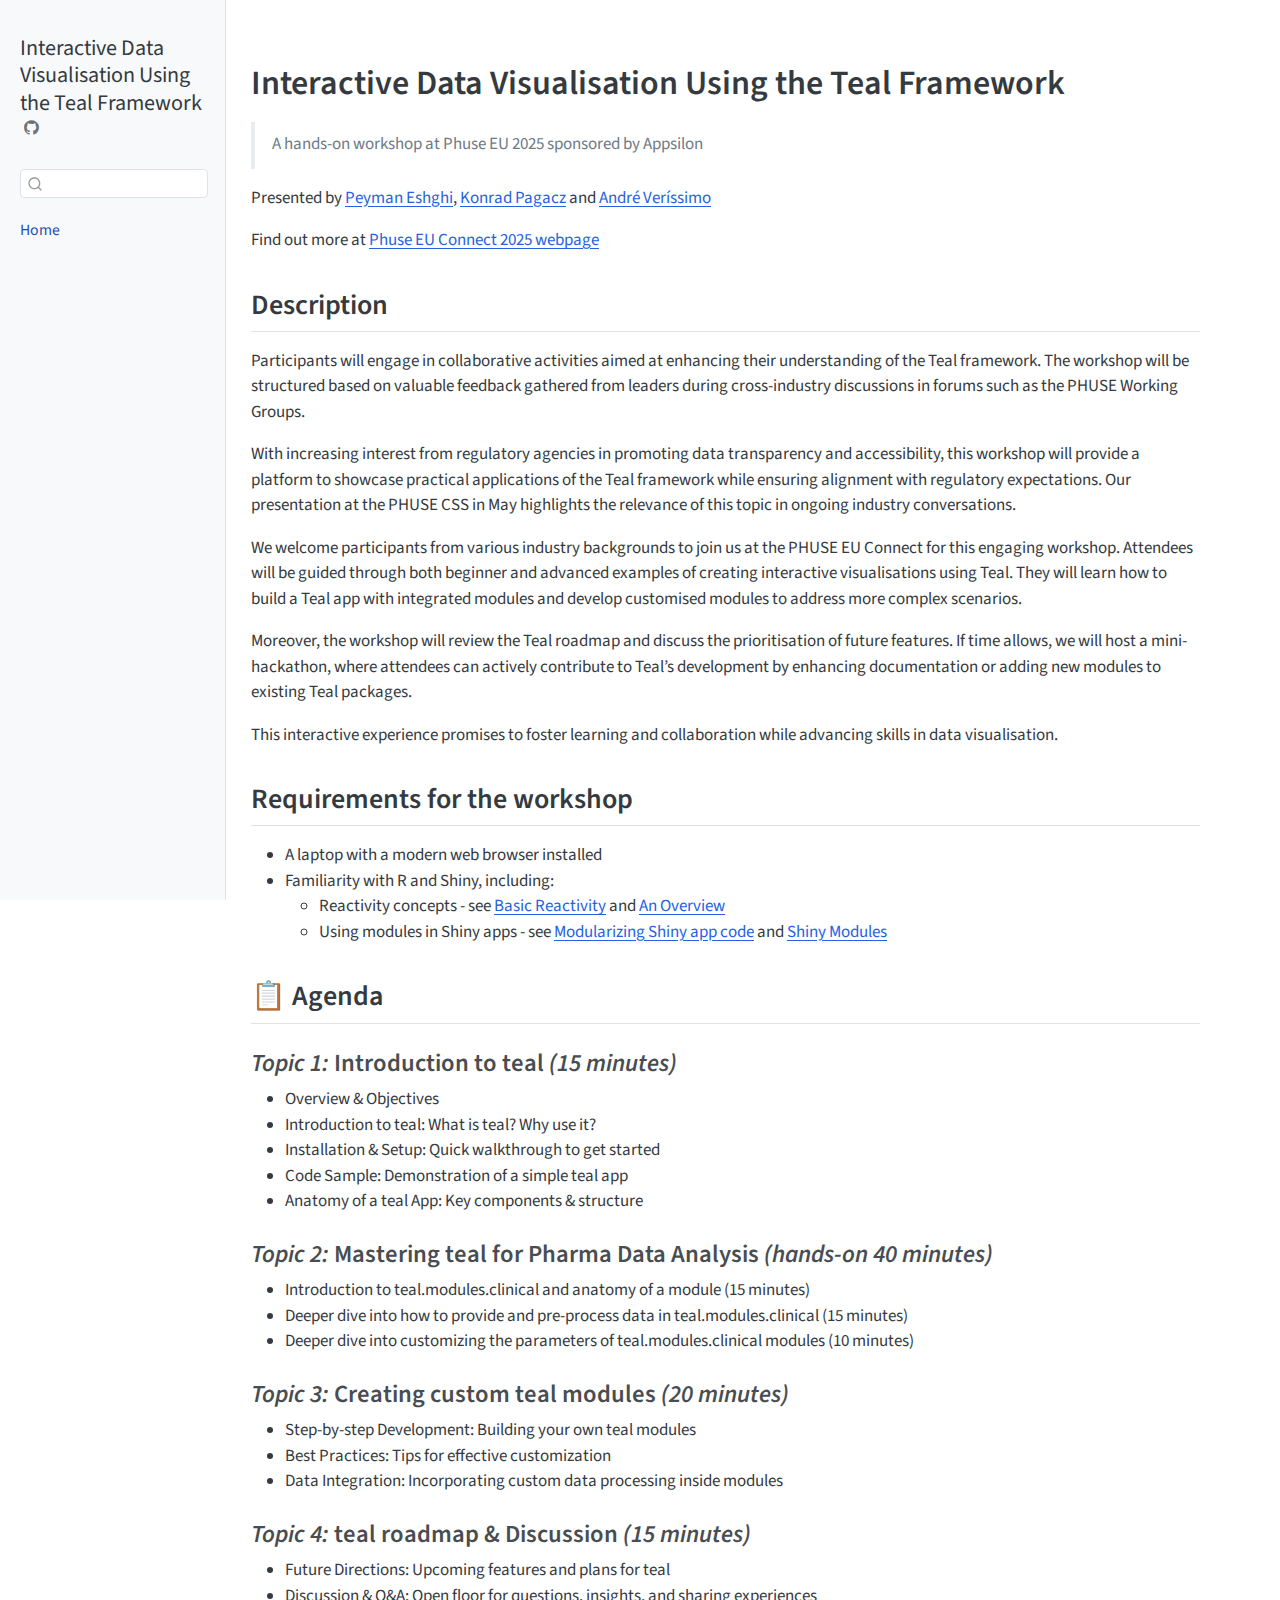
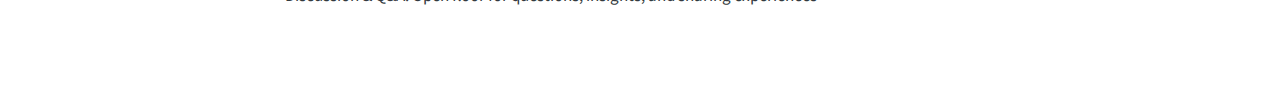
<file: index.html>
<!DOCTYPE html>
<html xmlns="http://www.w3.org/1999/xhtml" lang="en" xml:lang="en"><head>

<meta charset="utf-8">
<meta name="generator" content="quarto-1.6.42">

<meta name="viewport" content="width=device-width, initial-scale=1.0, user-scalable=yes">


<title>Interactive Data Visualisation Using the Teal Framework</title>
<style>
code{white-space: pre-wrap;}
span.smallcaps{font-variant: small-caps;}
div.columns{display: flex; gap: min(4vw, 1.5em);}
div.column{flex: auto; overflow-x: auto;}
div.hanging-indent{margin-left: 1.5em; text-indent: -1.5em;}
ul.task-list{list-style: none;}
ul.task-list li input[type="checkbox"] {
  width: 0.8em;
  margin: 0 0.8em 0.2em -1em; /* quarto-specific, see https://github.com/quarto-dev/quarto-cli/issues/4556 */ 
  vertical-align: middle;
}
</style>


<script src="site_libs/quarto-nav/quarto-nav.js"></script>
<script src="site_libs/quarto-nav/headroom.min.js"></script>
<script src="site_libs/clipboard/clipboard.min.js"></script>
<script src="site_libs/quarto-search/autocomplete.umd.js"></script>
<script src="site_libs/quarto-search/fuse.min.js"></script>
<script src="site_libs/quarto-search/quarto-search.js"></script>
<meta name="quarto:offset" content="./">
<script src="site_libs/quarto-html/quarto.js"></script>
<script src="site_libs/quarto-html/popper.min.js"></script>
<script src="site_libs/quarto-html/tippy.umd.min.js"></script>
<script src="site_libs/quarto-html/anchor.min.js"></script>
<link href="site_libs/quarto-html/tippy.css" rel="stylesheet">
<link href="site_libs/quarto-html/quarto-syntax-highlighting-2f5df379a58b258e96c21c0638c20c03.css" rel="stylesheet" id="quarto-text-highlighting-styles">
<script src="site_libs/bootstrap/bootstrap.min.js"></script>
<link href="site_libs/bootstrap/bootstrap-icons.css" rel="stylesheet">
<link href="site_libs/bootstrap/bootstrap-a1a86a3bdcaae454af1f10ccfdcfd0b7.min.css" rel="stylesheet" append-hash="true" id="quarto-bootstrap" data-mode="light">
<script src="site_libs/quarto-contrib/live-runtime/live-runtime.js" type="module"></script>
<link href="site_libs/quarto-contrib/live-runtime/live-runtime.css" rel="stylesheet">
<script id="quarto-search-options" type="application/json">{
  "location": "sidebar",
  "copy-button": false,
  "collapse-after": 3,
  "panel-placement": "start",
  "type": "textbox",
  "limit": 50,
  "keyboard-shortcut": [
    "f",
    "/",
    "s"
  ],
  "show-item-context": false,
  "language": {
    "search-no-results-text": "No results",
    "search-matching-documents-text": "matching documents",
    "search-copy-link-title": "Copy link to search",
    "search-hide-matches-text": "Hide additional matches",
    "search-more-match-text": "more match in this document",
    "search-more-matches-text": "more matches in this document",
    "search-clear-button-title": "Clear",
    "search-text-placeholder": "",
    "search-detached-cancel-button-title": "Cancel",
    "search-submit-button-title": "Submit",
    "search-label": "Search"
  }
}</script>
<script type="module" src="site_libs/quarto-ojs/quarto-ojs-runtime.js"></script>
<link href="site_libs/quarto-ojs/quarto-ojs.css" rel="stylesheet">


<link rel="stylesheet" href="style.css">
</head>

<body class="nav-sidebar docked fullcontent">

<div id="quarto-search-results"></div>
  <header id="quarto-header" class="headroom fixed-top">
  <nav class="quarto-secondary-nav">
    <div class="container-fluid d-flex">
      <button type="button" class="quarto-btn-toggle btn" data-bs-toggle="collapse" role="button" data-bs-target=".quarto-sidebar-collapse-item" aria-controls="quarto-sidebar" aria-expanded="false" aria-label="Toggle sidebar navigation" onclick="if (window.quartoToggleHeadroom) { window.quartoToggleHeadroom(); }">
        <i class="bi bi-layout-text-sidebar-reverse"></i>
      </button>
        <nav class="quarto-page-breadcrumbs" aria-label="breadcrumb"><ol class="breadcrumb"><li class="breadcrumb-item"><a href="./index.html">Home</a></li></ol></nav>
        <a class="flex-grow-1" role="navigation" data-bs-toggle="collapse" data-bs-target=".quarto-sidebar-collapse-item" aria-controls="quarto-sidebar" aria-expanded="false" aria-label="Toggle sidebar navigation" onclick="if (window.quartoToggleHeadroom) { window.quartoToggleHeadroom(); }">      
        </a>
      <button type="button" class="btn quarto-search-button" aria-label="Search" onclick="window.quartoOpenSearch();">
        <i class="bi bi-search"></i>
      </button>
    </div>
  </nav>
</header>
<!-- content -->
<div id="quarto-content" class="quarto-container page-columns page-rows-contents page-layout-article">
<!-- sidebar -->
  <nav id="quarto-sidebar" class="sidebar collapse collapse-horizontal quarto-sidebar-collapse-item sidebar-navigation docked overflow-auto">
    <div class="pt-lg-2 mt-2 text-left sidebar-header">
    <div class="sidebar-title mb-0 py-0">
      <a href="./">Interactive Data Visualisation Using the Teal Framework</a> 
        <div class="sidebar-tools-main">
    <a href="https://github.com/phuse-org/teal-enhancements" title="" class="quarto-navigation-tool px-1" aria-label=""><i class="bi bi-github"></i></a>
</div>
    </div>
      </div>
        <div class="mt-2 flex-shrink-0 align-items-center">
        <div class="sidebar-search">
        <div id="quarto-search" class="" title="Search"></div>
        </div>
        </div>
    <div class="sidebar-menu-container"> 
    <ul class="list-unstyled mt-1">
        <li class="sidebar-item">
  <div class="sidebar-item-container"> 
  <a href="./index.html" class="sidebar-item-text sidebar-link active">
 <span class="menu-text">Home</span></a>
  </div>
</li>
    </ul>
    </div>
</nav>
<div id="quarto-sidebar-glass" class="quarto-sidebar-collapse-item" data-bs-toggle="collapse" data-bs-target=".quarto-sidebar-collapse-item"></div>
<!-- margin-sidebar -->
    
<!-- main -->
<main class="content" id="quarto-document-content"><header id="title-block-header" class="quarto-title-block"></header>




<section id="interactive-data-visualisation-using-the-teal-framework" class="level1">
<h1>Interactive Data Visualisation Using the Teal Framework</h1>
<blockquote class="blockquote">
<p>A hands-on workshop at Phuse EU 2025 sponsored by Appsilon</p>
</blockquote>
<p>Presented by <a href="https://www.linkedin.com/in/peyman-eshghi/">Peyman Eshghi</a>, <a href="https://www.linkedin.com/in/konrad-pagacz-3703a324/">Konrad Pagacz</a> and <a href="https://www.linkedin.com/in/afsverissimo/">André Veríssimo</a></p>
<p>Find out more at <a href="https://www.phuse-events.org/attend/frontend/reg/tOtherPage.csp?pageID=47137&amp;ef_sel_menu=5140&amp;eventID=74">Phuse EU Connect 2025 webpage</a></p>
<section id="description" class="level2">
<h2 class="anchored" data-anchor-id="description">Description</h2>
<p>Participants will engage in collaborative activities aimed at enhancing their understanding of the Teal framework. The workshop will be structured based on valuable feedback gathered from leaders during cross-industry discussions in forums such as the PHUSE Working Groups.</p>
<p>With increasing interest from regulatory agencies in promoting data transparency and accessibility, this workshop will provide a platform to showcase practical applications of the Teal framework while ensuring alignment with regulatory expectations. Our presentation at the PHUSE CSS in May highlights the relevance of this topic in ongoing industry conversations.</p>
<p>We welcome participants from various industry backgrounds to join us at the PHUSE EU Connect for this engaging workshop. Attendees will be guided through both beginner and advanced examples of creating interactive visualisations using Teal. They will learn how to build a Teal app with integrated modules and develop customised modules to address more complex scenarios.</p>
<p>Moreover, the workshop will review the Teal roadmap and discuss the prioritisation of future features. If time allows, we will host a mini-hackathon, where attendees can actively contribute to Teal’s development by enhancing documentation or adding new modules to existing Teal packages.</p>
<p>This interactive experience promises to foster learning and collaboration while advancing skills in data visualisation.</p>
</section>
<section id="requirements-for-the-workshop" class="level2">
<h2 class="anchored" data-anchor-id="requirements-for-the-workshop">Requirements for the workshop</h2>
<ul>
<li>A laptop with a modern web browser installed</li>
<li>Familiarity with R and Shiny, including:
<ul>
<li>Reactivity concepts - see <a href="https://mastering-shiny.org/basic-reactivity.html">Basic Reactivity</a> and <a href="https://shiny.posit.co/r/articles/build/reactivity-overview/">An Overview</a></li>
<li>Using modules in Shiny apps - see <a href="https://shiny.posit.co/r/articles/improve/modules/">Modularizing Shiny app code</a> and <a href="https://mastering-shiny.org/scaling-modules.html?q=modules#scaling-modules">Shiny Modules</a></li>
</ul></li>
</ul>
</section>
<section id="agenda" class="level2">
<h2 class="anchored" data-anchor-id="agenda">📋 Agenda</h2>
<section id="topic-1-introduction-to-teal-15-minutes" class="level3">
<h3 class="anchored" data-anchor-id="topic-1-introduction-to-teal-15-minutes"><em>Topic 1:</em> Introduction to teal <em>(15 minutes)</em></h3>
<ul>
<li>Overview &amp; Objectives</li>
<li>Introduction to teal: What is teal? Why use it?</li>
<li>Installation &amp; Setup: Quick walkthrough to get started</li>
<li>Code Sample: Demonstration of a simple teal app</li>
<li>Anatomy of a teal App: Key components &amp; structure</li>
</ul>
</section>
<section id="topic-2-mastering-teal-for-pharma-data-analysis-hands-on-40-minutes" class="level3">
<h3 class="anchored" data-anchor-id="topic-2-mastering-teal-for-pharma-data-analysis-hands-on-40-minutes"><em>Topic 2:</em> Mastering teal for Pharma Data Analysis <em>(hands-on 40 minutes)</em></h3>
<ul>
<li>Introduction to teal.modules.clinical and anatomy of a module (15 minutes)</li>
<li>Deeper dive into how to provide and pre-process data in teal.modules.clinical (15 minutes)</li>
<li>Deeper dive into customizing the parameters of teal.modules.clinical modules (10 minutes)</li>
</ul>
</section>
<section id="topic-3-creating-custom-teal-modules-20-minutes" class="level3">
<h3 class="anchored" data-anchor-id="topic-3-creating-custom-teal-modules-20-minutes"><em>Topic 3:</em> Creating custom teal modules <em>(20 minutes)</em></h3>
<ul>
<li>Step-by-step Development: Building your own teal modules</li>
<li>Best Practices: Tips for effective customization</li>
<li>Data Integration: Incorporating custom data processing inside modules</li>
</ul>
</section>
<section id="topic-4-teal-roadmap-discussion-15-minutes" class="level3">
<h3 class="anchored" data-anchor-id="topic-4-teal-roadmap-discussion-15-minutes"><em>Topic 4:</em> teal roadmap &amp; Discussion <em>(15 minutes)</em></h3>
<ul>
<li>Future Directions: Upcoming features and plans for teal</li>
<li>Discussion &amp; Q&amp;A: Open floor for questions, insights, and sharing experiences</li>
</ul>


<script type="ojs-module-contents">
eyJjb250ZW50cyI6W119
</script>
<div id="exercise-loading-indicator" class="exercise-loading-indicator d-none d-flex align-items-center gap-2">
<div id="exercise-loading-status" class="d-flex gap-2">

</div>
<div class="spinner-grow spinner-grow-sm">

</div>
</div>
<script type="vfs-file">
W10=
</script>
</section>
</section>
</section>

</main> <!-- /main -->
<script type="ojs-module-contents">
eyJjb250ZW50cyI6W119
</script>
<script type="module">
if (window.location.protocol === "file:") { alert("The OJS runtime does not work with file:// URLs. Please use a web server to view this document."); }
window._ojs.paths.runtimeToDoc = "../..";
window._ojs.paths.runtimeToRoot = "../..";
window._ojs.paths.docToRoot = "";
window._ojs.selfContained = false;
window._ojs.runtime.interpretFromScriptTags();
</script>
<script id="quarto-html-after-body" type="application/javascript">
window.document.addEventListener("DOMContentLoaded", function (event) {
  const toggleBodyColorMode = (bsSheetEl) => {
    const mode = bsSheetEl.getAttribute("data-mode");
    const bodyEl = window.document.querySelector("body");
    if (mode === "dark") {
      bodyEl.classList.add("quarto-dark");
      bodyEl.classList.remove("quarto-light");
    } else {
      bodyEl.classList.add("quarto-light");
      bodyEl.classList.remove("quarto-dark");
    }
  }
  const toggleBodyColorPrimary = () => {
    const bsSheetEl = window.document.querySelector("link#quarto-bootstrap");
    if (bsSheetEl) {
      toggleBodyColorMode(bsSheetEl);
    }
  }
  toggleBodyColorPrimary();  
  const icon = "";
  const anchorJS = new window.AnchorJS();
  anchorJS.options = {
    placement: 'right',
    icon: icon
  };
  anchorJS.add('.anchored');
  const isCodeAnnotation = (el) => {
    for (const clz of el.classList) {
      if (clz.startsWith('code-annotation-')) {                     
        return true;
      }
    }
    return false;
  }
  const onCopySuccess = function(e) {
    // button target
    const button = e.trigger;
    // don't keep focus
    button.blur();
    // flash "checked"
    button.classList.add('code-copy-button-checked');
    var currentTitle = button.getAttribute("title");
    button.setAttribute("title", "Copied!");
    let tooltip;
    if (window.bootstrap) {
      button.setAttribute("data-bs-toggle", "tooltip");
      button.setAttribute("data-bs-placement", "left");
      button.setAttribute("data-bs-title", "Copied!");
      tooltip = new bootstrap.Tooltip(button, 
        { trigger: "manual", 
          customClass: "code-copy-button-tooltip",
          offset: [0, -8]});
      tooltip.show();    
    }
    setTimeout(function() {
      if (tooltip) {
        tooltip.hide();
        button.removeAttribute("data-bs-title");
        button.removeAttribute("data-bs-toggle");
        button.removeAttribute("data-bs-placement");
      }
      button.setAttribute("title", currentTitle);
      button.classList.remove('code-copy-button-checked');
    }, 1000);
    // clear code selection
    e.clearSelection();
  }
  const getTextToCopy = function(trigger) {
      const codeEl = trigger.previousElementSibling.cloneNode(true);
      for (const childEl of codeEl.children) {
        if (isCodeAnnotation(childEl)) {
          childEl.remove();
        }
      }
      return codeEl.innerText;
  }
  const clipboard = new window.ClipboardJS('.code-copy-button:not([data-in-quarto-modal])', {
    text: getTextToCopy
  });
  clipboard.on('success', onCopySuccess);
  if (window.document.getElementById('quarto-embedded-source-code-modal')) {
    const clipboardModal = new window.ClipboardJS('.code-copy-button[data-in-quarto-modal]', {
      text: getTextToCopy,
      container: window.document.getElementById('quarto-embedded-source-code-modal')
    });
    clipboardModal.on('success', onCopySuccess);
  }
    var localhostRegex = new RegExp(/^(?:http|https):\/\/localhost\:?[0-9]*\//);
    var mailtoRegex = new RegExp(/^mailto:/);
      var filterRegex = new RegExp("https:\/\/averissimo\.github\.io\/teal-enhancements\/");
    var isInternal = (href) => {
        return filterRegex.test(href) || localhostRegex.test(href) || mailtoRegex.test(href);
    }
    // Inspect non-navigation links and adorn them if external
 	var links = window.document.querySelectorAll('a[href]:not(.nav-link):not(.navbar-brand):not(.toc-action):not(.sidebar-link):not(.sidebar-item-toggle):not(.pagination-link):not(.no-external):not([aria-hidden]):not(.dropdown-item):not(.quarto-navigation-tool):not(.about-link)');
    for (var i=0; i<links.length; i++) {
      const link = links[i];
      if (!isInternal(link.href)) {
        // undo the damage that might have been done by quarto-nav.js in the case of
        // links that we want to consider external
        if (link.dataset.originalHref !== undefined) {
          link.href = link.dataset.originalHref;
        }
      }
    }
  function tippyHover(el, contentFn, onTriggerFn, onUntriggerFn) {
    const config = {
      allowHTML: true,
      maxWidth: 500,
      delay: 100,
      arrow: false,
      appendTo: function(el) {
          return el.parentElement;
      },
      interactive: true,
      interactiveBorder: 10,
      theme: 'quarto',
      placement: 'bottom-start',
    };
    if (contentFn) {
      config.content = contentFn;
    }
    if (onTriggerFn) {
      config.onTrigger = onTriggerFn;
    }
    if (onUntriggerFn) {
      config.onUntrigger = onUntriggerFn;
    }
    window.tippy(el, config); 
  }
  const noterefs = window.document.querySelectorAll('a[role="doc-noteref"]');
  for (var i=0; i<noterefs.length; i++) {
    const ref = noterefs[i];
    tippyHover(ref, function() {
      // use id or data attribute instead here
      let href = ref.getAttribute('data-footnote-href') || ref.getAttribute('href');
      try { href = new URL(href).hash; } catch {}
      const id = href.replace(/^#\/?/, "");
      const note = window.document.getElementById(id);
      if (note) {
        return note.innerHTML;
      } else {
        return "";
      }
    });
  }
  const xrefs = window.document.querySelectorAll('a.quarto-xref');
  const processXRef = (id, note) => {
    // Strip column container classes
    const stripColumnClz = (el) => {
      el.classList.remove("page-full", "page-columns");
      if (el.children) {
        for (const child of el.children) {
          stripColumnClz(child);
        }
      }
    }
    stripColumnClz(note)
    if (id === null || id.startsWith('sec-')) {
      // Special case sections, only their first couple elements
      const container = document.createElement("div");
      if (note.children && note.children.length > 2) {
        container.appendChild(note.children[0].cloneNode(true));
        for (let i = 1; i < note.children.length; i++) {
          const child = note.children[i];
          if (child.tagName === "P" && child.innerText === "") {
            continue;
          } else {
            container.appendChild(child.cloneNode(true));
            break;
          }
        }
        if (window.Quarto?.typesetMath) {
          window.Quarto.typesetMath(container);
        }
        return container.innerHTML
      } else {
        if (window.Quarto?.typesetMath) {
          window.Quarto.typesetMath(note);
        }
        return note.innerHTML;
      }
    } else {
      // Remove any anchor links if they are present
      const anchorLink = note.querySelector('a.anchorjs-link');
      if (anchorLink) {
        anchorLink.remove();
      }
      if (window.Quarto?.typesetMath) {
        window.Quarto.typesetMath(note);
      }
      if (note.classList.contains("callout")) {
        return note.outerHTML;
      } else {
        return note.innerHTML;
      }
    }
  }
  for (var i=0; i<xrefs.length; i++) {
    const xref = xrefs[i];
    tippyHover(xref, undefined, function(instance) {
      instance.disable();
      let url = xref.getAttribute('href');
      let hash = undefined; 
      if (url.startsWith('#')) {
        hash = url;
      } else {
        try { hash = new URL(url).hash; } catch {}
      }
      if (hash) {
        const id = hash.replace(/^#\/?/, "");
        const note = window.document.getElementById(id);
        if (note !== null) {
          try {
            const html = processXRef(id, note.cloneNode(true));
            instance.setContent(html);
          } finally {
            instance.enable();
            instance.show();
          }
        } else {
          // See if we can fetch this
          fetch(url.split('#')[0])
          .then(res => res.text())
          .then(html => {
            const parser = new DOMParser();
            const htmlDoc = parser.parseFromString(html, "text/html");
            const note = htmlDoc.getElementById(id);
            if (note !== null) {
              const html = processXRef(id, note);
              instance.setContent(html);
            } 
          }).finally(() => {
            instance.enable();
            instance.show();
          });
        }
      } else {
        // See if we can fetch a full url (with no hash to target)
        // This is a special case and we should probably do some content thinning / targeting
        fetch(url)
        .then(res => res.text())
        .then(html => {
          const parser = new DOMParser();
          const htmlDoc = parser.parseFromString(html, "text/html");
          const note = htmlDoc.querySelector('main.content');
          if (note !== null) {
            // This should only happen for chapter cross references
            // (since there is no id in the URL)
            // remove the first header
            if (note.children.length > 0 && note.children[0].tagName === "HEADER") {
              note.children[0].remove();
            }
            const html = processXRef(null, note);
            instance.setContent(html);
          } 
        }).finally(() => {
          instance.enable();
          instance.show();
        });
      }
    }, function(instance) {
    });
  }
      let selectedAnnoteEl;
      const selectorForAnnotation = ( cell, annotation) => {
        let cellAttr = 'data-code-cell="' + cell + '"';
        let lineAttr = 'data-code-annotation="' +  annotation + '"';
        const selector = 'span[' + cellAttr + '][' + lineAttr + ']';
        return selector;
      }
      const selectCodeLines = (annoteEl) => {
        const doc = window.document;
        const targetCell = annoteEl.getAttribute("data-target-cell");
        const targetAnnotation = annoteEl.getAttribute("data-target-annotation");
        const annoteSpan = window.document.querySelector(selectorForAnnotation(targetCell, targetAnnotation));
        const lines = annoteSpan.getAttribute("data-code-lines").split(",");
        const lineIds = lines.map((line) => {
          return targetCell + "-" + line;
        })
        let top = null;
        let height = null;
        let parent = null;
        if (lineIds.length > 0) {
            //compute the position of the single el (top and bottom and make a div)
            const el = window.document.getElementById(lineIds[0]);
            top = el.offsetTop;
            height = el.offsetHeight;
            parent = el.parentElement.parentElement;
          if (lineIds.length > 1) {
            const lastEl = window.document.getElementById(lineIds[lineIds.length - 1]);
            const bottom = lastEl.offsetTop + lastEl.offsetHeight;
            height = bottom - top;
          }
          if (top !== null && height !== null && parent !== null) {
            // cook up a div (if necessary) and position it 
            let div = window.document.getElementById("code-annotation-line-highlight");
            if (div === null) {
              div = window.document.createElement("div");
              div.setAttribute("id", "code-annotation-line-highlight");
              div.style.position = 'absolute';
              parent.appendChild(div);
            }
            div.style.top = top - 2 + "px";
            div.style.height = height + 4 + "px";
            div.style.left = 0;
            let gutterDiv = window.document.getElementById("code-annotation-line-highlight-gutter");
            if (gutterDiv === null) {
              gutterDiv = window.document.createElement("div");
              gutterDiv.setAttribute("id", "code-annotation-line-highlight-gutter");
              gutterDiv.style.position = 'absolute';
              const codeCell = window.document.getElementById(targetCell);
              const gutter = codeCell.querySelector('.code-annotation-gutter');
              gutter.appendChild(gutterDiv);
            }
            gutterDiv.style.top = top - 2 + "px";
            gutterDiv.style.height = height + 4 + "px";
          }
          selectedAnnoteEl = annoteEl;
        }
      };
      const unselectCodeLines = () => {
        const elementsIds = ["code-annotation-line-highlight", "code-annotation-line-highlight-gutter"];
        elementsIds.forEach((elId) => {
          const div = window.document.getElementById(elId);
          if (div) {
            div.remove();
          }
        });
        selectedAnnoteEl = undefined;
      };
        // Handle positioning of the toggle
    window.addEventListener(
      "resize",
      throttle(() => {
        elRect = undefined;
        if (selectedAnnoteEl) {
          selectCodeLines(selectedAnnoteEl);
        }
      }, 10)
    );
    function throttle(fn, ms) {
    let throttle = false;
    let timer;
      return (...args) => {
        if(!throttle) { // first call gets through
            fn.apply(this, args);
            throttle = true;
        } else { // all the others get throttled
            if(timer) clearTimeout(timer); // cancel #2
            timer = setTimeout(() => {
              fn.apply(this, args);
              timer = throttle = false;
            }, ms);
        }
      };
    }
      // Attach click handler to the DT
      const annoteDls = window.document.querySelectorAll('dt[data-target-cell]');
      for (const annoteDlNode of annoteDls) {
        annoteDlNode.addEventListener('click', (event) => {
          const clickedEl = event.target;
          if (clickedEl !== selectedAnnoteEl) {
            unselectCodeLines();
            const activeEl = window.document.querySelector('dt[data-target-cell].code-annotation-active');
            if (activeEl) {
              activeEl.classList.remove('code-annotation-active');
            }
            selectCodeLines(clickedEl);
            clickedEl.classList.add('code-annotation-active');
          } else {
            // Unselect the line
            unselectCodeLines();
            clickedEl.classList.remove('code-annotation-active');
          }
        });
      }
  const findCites = (el) => {
    const parentEl = el.parentElement;
    if (parentEl) {
      const cites = parentEl.dataset.cites;
      if (cites) {
        return {
          el,
          cites: cites.split(' ')
        };
      } else {
        return findCites(el.parentElement)
      }
    } else {
      return undefined;
    }
  };
  var bibliorefs = window.document.querySelectorAll('a[role="doc-biblioref"]');
  for (var i=0; i<bibliorefs.length; i++) {
    const ref = bibliorefs[i];
    const citeInfo = findCites(ref);
    if (citeInfo) {
      tippyHover(citeInfo.el, function() {
        var popup = window.document.createElement('div');
        citeInfo.cites.forEach(function(cite) {
          var citeDiv = window.document.createElement('div');
          citeDiv.classList.add('hanging-indent');
          citeDiv.classList.add('csl-entry');
          var biblioDiv = window.document.getElementById('ref-' + cite);
          if (biblioDiv) {
            citeDiv.innerHTML = biblioDiv.innerHTML;
          }
          popup.appendChild(citeDiv);
        });
        return popup.innerHTML;
      });
    }
  }
});
</script>
</div> <!-- /content -->




</body></html>
</file>
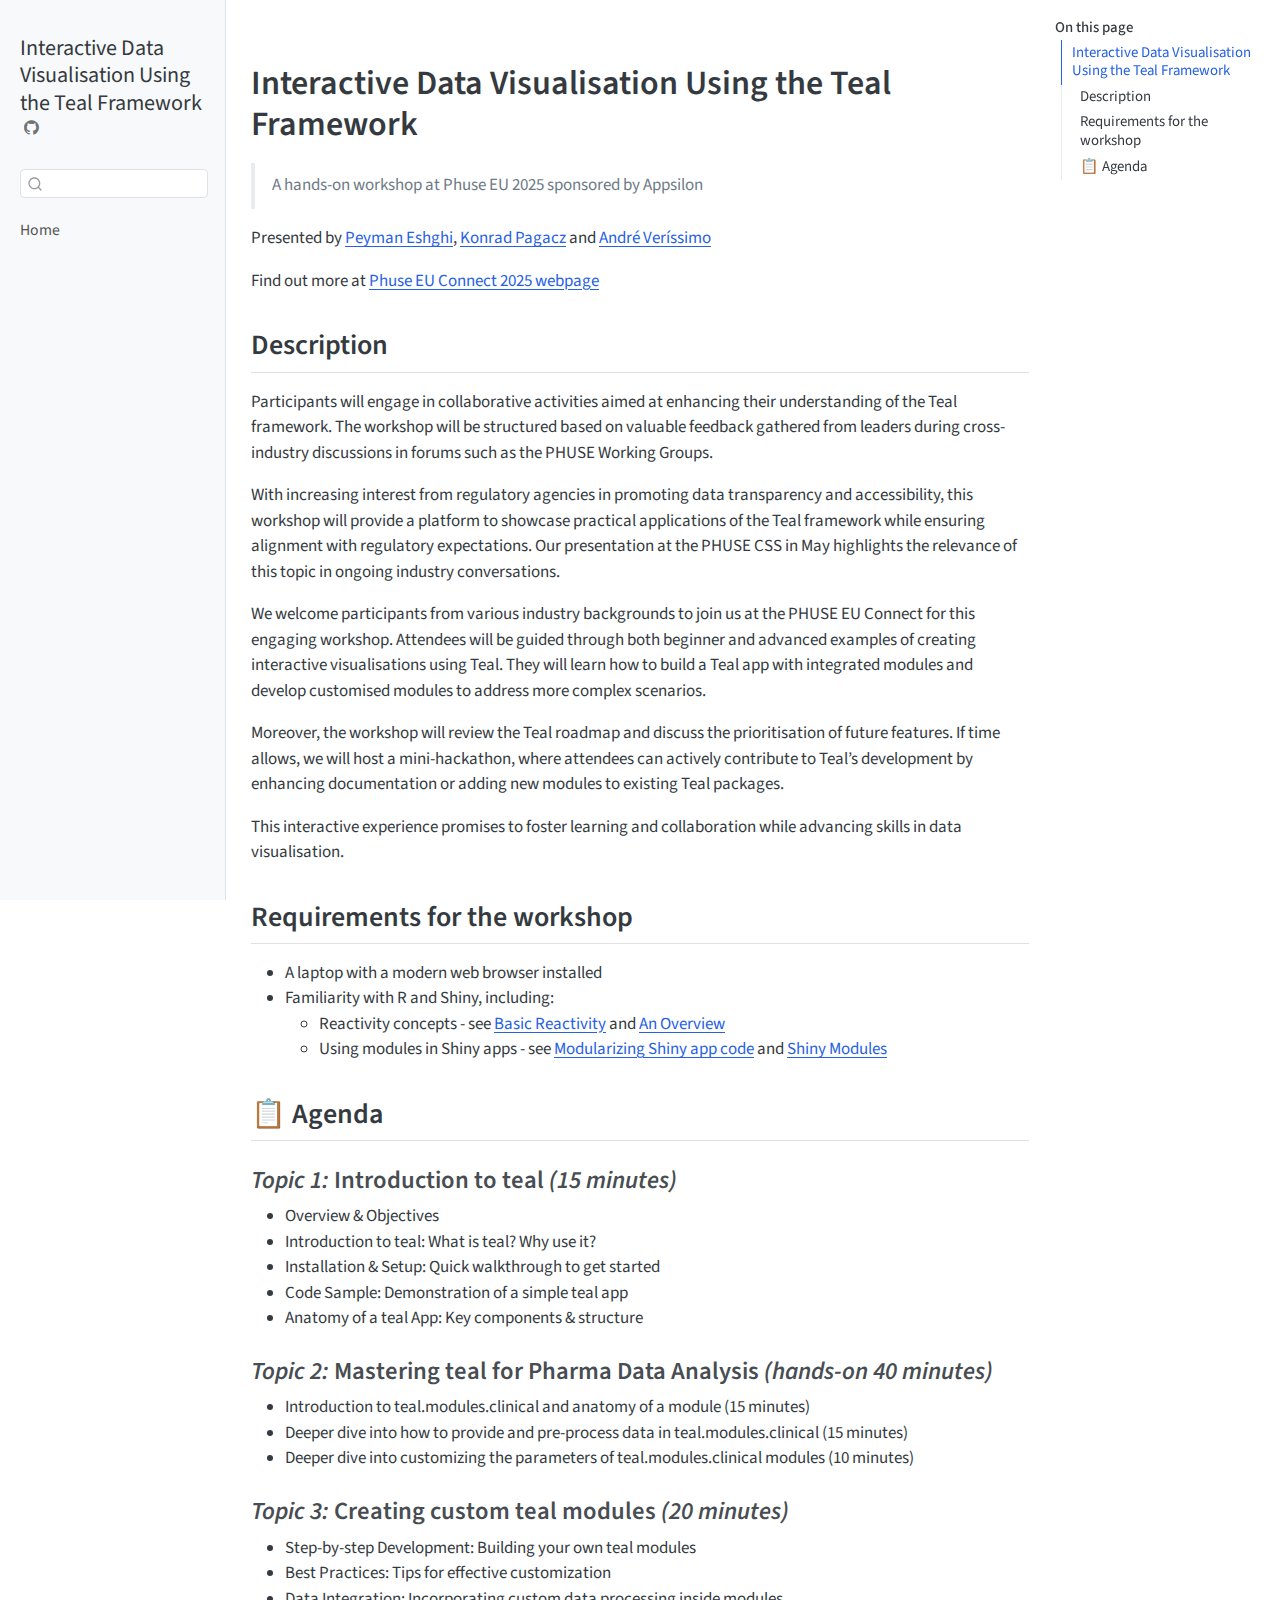
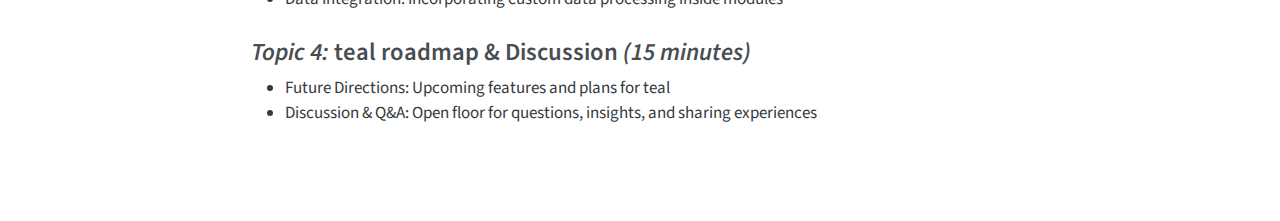
<file: README.html>
<!DOCTYPE html>
<html xmlns="http://www.w3.org/1999/xhtml" lang="en" xml:lang="en"><head>

<meta charset="utf-8">
<meta name="generator" content="quarto-1.6.42">

<meta name="viewport" content="width=device-width, initial-scale=1.0, user-scalable=yes">


<title>readme – Interactive Data Visualisation Using the Teal Framework</title>
<style>
code{white-space: pre-wrap;}
span.smallcaps{font-variant: small-caps;}
div.columns{display: flex; gap: min(4vw, 1.5em);}
div.column{flex: auto; overflow-x: auto;}
div.hanging-indent{margin-left: 1.5em; text-indent: -1.5em;}
ul.task-list{list-style: none;}
ul.task-list li input[type="checkbox"] {
  width: 0.8em;
  margin: 0 0.8em 0.2em -1em; /* quarto-specific, see https://github.com/quarto-dev/quarto-cli/issues/4556 */ 
  vertical-align: middle;
}
</style>


<script src="site_libs/quarto-nav/quarto-nav.js"></script>
<script src="site_libs/quarto-nav/headroom.min.js"></script>
<script src="site_libs/clipboard/clipboard.min.js"></script>
<script src="site_libs/quarto-search/autocomplete.umd.js"></script>
<script src="site_libs/quarto-search/fuse.min.js"></script>
<script src="site_libs/quarto-search/quarto-search.js"></script>
<meta name="quarto:offset" content="./">
<script src="site_libs/quarto-html/quarto.js"></script>
<script src="site_libs/quarto-html/popper.min.js"></script>
<script src="site_libs/quarto-html/tippy.umd.min.js"></script>
<script src="site_libs/quarto-html/anchor.min.js"></script>
<link href="site_libs/quarto-html/tippy.css" rel="stylesheet">
<link href="site_libs/quarto-html/quarto-syntax-highlighting-2f5df379a58b258e96c21c0638c20c03.css" rel="stylesheet" id="quarto-text-highlighting-styles">
<script src="site_libs/bootstrap/bootstrap.min.js"></script>
<link href="site_libs/bootstrap/bootstrap-icons.css" rel="stylesheet">
<link href="site_libs/bootstrap/bootstrap-a1a86a3bdcaae454af1f10ccfdcfd0b7.min.css" rel="stylesheet" append-hash="true" id="quarto-bootstrap" data-mode="light">
<script src="site_libs/quarto-contrib/live-runtime/live-runtime.js" type="module"></script>
<link href="site_libs/quarto-contrib/live-runtime/live-runtime.css" rel="stylesheet">
<script id="quarto-search-options" type="application/json">{
  "location": "sidebar",
  "copy-button": false,
  "collapse-after": 3,
  "panel-placement": "start",
  "type": "textbox",
  "limit": 50,
  "keyboard-shortcut": [
    "f",
    "/",
    "s"
  ],
  "show-item-context": false,
  "language": {
    "search-no-results-text": "No results",
    "search-matching-documents-text": "matching documents",
    "search-copy-link-title": "Copy link to search",
    "search-hide-matches-text": "Hide additional matches",
    "search-more-match-text": "more match in this document",
    "search-more-matches-text": "more matches in this document",
    "search-clear-button-title": "Clear",
    "search-text-placeholder": "",
    "search-detached-cancel-button-title": "Cancel",
    "search-submit-button-title": "Submit",
    "search-label": "Search"
  }
}</script>
<script type="module" src="site_libs/quarto-ojs/quarto-ojs-runtime.js"></script>
<link href="site_libs/quarto-ojs/quarto-ojs.css" rel="stylesheet">


<link rel="stylesheet" href="style.css">
</head>

<body class="nav-sidebar docked">

<div id="quarto-search-results"></div>
  <header id="quarto-header" class="headroom fixed-top">
  <nav class="quarto-secondary-nav">
    <div class="container-fluid d-flex">
      <button type="button" class="quarto-btn-toggle btn" data-bs-toggle="collapse" role="button" data-bs-target=".quarto-sidebar-collapse-item" aria-controls="quarto-sidebar" aria-expanded="false" aria-label="Toggle sidebar navigation" onclick="if (window.quartoToggleHeadroom) { window.quartoToggleHeadroom(); }">
        <i class="bi bi-layout-text-sidebar-reverse"></i>
      </button>
        <nav class="quarto-page-breadcrumbs" aria-label="breadcrumb"><ol class="breadcrumb"><li class="breadcrumb-item">
      Interactive Data Visualisation Using the Teal Framework
      </li></ol></nav>
        <a class="flex-grow-1" role="navigation" data-bs-toggle="collapse" data-bs-target=".quarto-sidebar-collapse-item" aria-controls="quarto-sidebar" aria-expanded="false" aria-label="Toggle sidebar navigation" onclick="if (window.quartoToggleHeadroom) { window.quartoToggleHeadroom(); }">      
        </a>
      <button type="button" class="btn quarto-search-button" aria-label="Search" onclick="window.quartoOpenSearch();">
        <i class="bi bi-search"></i>
      </button>
    </div>
  </nav>
</header>
<!-- content -->
<div id="quarto-content" class="quarto-container page-columns page-rows-contents page-layout-article">
<!-- sidebar -->
  <nav id="quarto-sidebar" class="sidebar collapse collapse-horizontal quarto-sidebar-collapse-item sidebar-navigation docked overflow-auto">
    <div class="pt-lg-2 mt-2 text-left sidebar-header">
    <div class="sidebar-title mb-0 py-0">
      <a href="./">Interactive Data Visualisation Using the Teal Framework</a> 
        <div class="sidebar-tools-main">
    <a href="https://github.com/phuse-org/teal-enhancements" title="" class="quarto-navigation-tool px-1" aria-label=""><i class="bi bi-github"></i></a>
</div>
    </div>
      </div>
        <div class="mt-2 flex-shrink-0 align-items-center">
        <div class="sidebar-search">
        <div id="quarto-search" class="" title="Search"></div>
        </div>
        </div>
    <div class="sidebar-menu-container"> 
    <ul class="list-unstyled mt-1">
        <li class="sidebar-item">
  <div class="sidebar-item-container"> 
  <a href="./index.html" class="sidebar-item-text sidebar-link">
 <span class="menu-text">Home</span></a>
  </div>
</li>
    </ul>
    </div>
</nav>
<div id="quarto-sidebar-glass" class="quarto-sidebar-collapse-item" data-bs-toggle="collapse" data-bs-target=".quarto-sidebar-collapse-item"></div>
<!-- margin-sidebar -->
    <div id="quarto-margin-sidebar" class="sidebar margin-sidebar">
        <nav id="TOC" role="doc-toc" class="toc-active">
    <h2 id="toc-title">On this page</h2>
   
  <ul>
  <li><a href="#interactive-data-visualisation-using-the-teal-framework" id="toc-interactive-data-visualisation-using-the-teal-framework" class="nav-link active" data-scroll-target="#interactive-data-visualisation-using-the-teal-framework">Interactive Data Visualisation Using the Teal Framework</a>
  <ul class="collapse">
  <li><a href="#description" id="toc-description" class="nav-link" data-scroll-target="#description">Description</a></li>
  <li><a href="#requirements-for-the-workshop" id="toc-requirements-for-the-workshop" class="nav-link" data-scroll-target="#requirements-for-the-workshop">Requirements for the workshop</a></li>
  <li><a href="#agenda" id="toc-agenda" class="nav-link" data-scroll-target="#agenda">📋 Agenda</a>
  <ul class="collapse">
  <li><a href="#topic-1-introduction-to-teal-15-minutes" id="toc-topic-1-introduction-to-teal-15-minutes" class="nav-link" data-scroll-target="#topic-1-introduction-to-teal-15-minutes"><em>Topic 1:</em> Introduction to teal <em>(15 minutes)</em></a></li>
  <li><a href="#topic-2-mastering-teal-for-pharma-data-analysis-hands-on-40-minutes" id="toc-topic-2-mastering-teal-for-pharma-data-analysis-hands-on-40-minutes" class="nav-link" data-scroll-target="#topic-2-mastering-teal-for-pharma-data-analysis-hands-on-40-minutes"><em>Topic 2:</em> Mastering teal for Pharma Data Analysis <em>(hands-on 40 minutes)</em></a></li>
  <li><a href="#topic-3-creating-custom-teal-modules-20-minutes" id="toc-topic-3-creating-custom-teal-modules-20-minutes" class="nav-link" data-scroll-target="#topic-3-creating-custom-teal-modules-20-minutes"><em>Topic 3:</em> Creating custom teal modules <em>(20 minutes)</em></a></li>
  <li><a href="#topic-4-teal-roadmap-discussion-15-minutes" id="toc-topic-4-teal-roadmap-discussion-15-minutes" class="nav-link" data-scroll-target="#topic-4-teal-roadmap-discussion-15-minutes"><em>Topic 4:</em> teal roadmap &amp; Discussion <em>(15 minutes)</em></a></li>
  </ul></li>
  </ul></li>
  </ul>
</nav>
    </div>
<!-- main -->
<main class="content" id="quarto-document-content"><header id="title-block-header" class="quarto-title-block"></header>




<section id="interactive-data-visualisation-using-the-teal-framework" class="level1">
<h1>Interactive Data Visualisation Using the Teal Framework</h1>
<blockquote class="blockquote">
<p>A hands-on workshop at Phuse EU 2025 sponsored by Appsilon</p>
</blockquote>
<p>Presented by <a href="https://www.linkedin.com/in/peyman-eshghi/">Peyman Eshghi</a>, <a href="https://www.linkedin.com/in/konrad-pagacz-3703a324/">Konrad Pagacz</a> and <a href="https://www.linkedin.com/in/afsverissimo/">André Veríssimo</a></p>
<p>Find out more at <a href="https://www.phuse-events.org/attend/frontend/reg/tOtherPage.csp?pageID=47137&amp;ef_sel_menu=5140&amp;eventID=74">Phuse EU Connect 2025 webpage</a></p>
<section id="description" class="level2">
<h2 class="anchored" data-anchor-id="description">Description</h2>
<p>Participants will engage in collaborative activities aimed at enhancing their understanding of the Teal framework. The workshop will be structured based on valuable feedback gathered from leaders during cross-industry discussions in forums such as the PHUSE Working Groups.</p>
<p>With increasing interest from regulatory agencies in promoting data transparency and accessibility, this workshop will provide a platform to showcase practical applications of the Teal framework while ensuring alignment with regulatory expectations. Our presentation at the PHUSE CSS in May highlights the relevance of this topic in ongoing industry conversations.</p>
<p>We welcome participants from various industry backgrounds to join us at the PHUSE EU Connect for this engaging workshop. Attendees will be guided through both beginner and advanced examples of creating interactive visualisations using Teal. They will learn how to build a Teal app with integrated modules and develop customised modules to address more complex scenarios.</p>
<p>Moreover, the workshop will review the Teal roadmap and discuss the prioritisation of future features. If time allows, we will host a mini-hackathon, where attendees can actively contribute to Teal’s development by enhancing documentation or adding new modules to existing Teal packages.</p>
<p>This interactive experience promises to foster learning and collaboration while advancing skills in data visualisation.</p>
</section>
<section id="requirements-for-the-workshop" class="level2">
<h2 class="anchored" data-anchor-id="requirements-for-the-workshop">Requirements for the workshop</h2>
<ul>
<li>A laptop with a modern web browser installed</li>
<li>Familiarity with R and Shiny, including:
<ul>
<li>Reactivity concepts - see <a href="https://mastering-shiny.org/basic-reactivity.html">Basic Reactivity</a> and <a href="https://shiny.posit.co/r/articles/build/reactivity-overview/">An Overview</a></li>
<li>Using modules in Shiny apps - see <a href="https://shiny.posit.co/r/articles/improve/modules/">Modularizing Shiny app code</a> and <a href="https://mastering-shiny.org/scaling-modules.html?q=modules#scaling-modules">Shiny Modules</a></li>
</ul></li>
</ul>
</section>
<section id="agenda" class="level2">
<h2 class="anchored" data-anchor-id="agenda">📋 Agenda</h2>
<section id="topic-1-introduction-to-teal-15-minutes" class="level3">
<h3 class="anchored" data-anchor-id="topic-1-introduction-to-teal-15-minutes"><em>Topic 1:</em> Introduction to teal <em>(15 minutes)</em></h3>
<ul>
<li>Overview &amp; Objectives</li>
<li>Introduction to teal: What is teal? Why use it?</li>
<li>Installation &amp; Setup: Quick walkthrough to get started</li>
<li>Code Sample: Demonstration of a simple teal app</li>
<li>Anatomy of a teal App: Key components &amp; structure</li>
</ul>
</section>
<section id="topic-2-mastering-teal-for-pharma-data-analysis-hands-on-40-minutes" class="level3">
<h3 class="anchored" data-anchor-id="topic-2-mastering-teal-for-pharma-data-analysis-hands-on-40-minutes"><em>Topic 2:</em> Mastering teal for Pharma Data Analysis <em>(hands-on 40 minutes)</em></h3>
<ul>
<li>Introduction to teal.modules.clinical and anatomy of a module (15 minutes)</li>
<li>Deeper dive into how to provide and pre-process data in teal.modules.clinical (15 minutes)</li>
<li>Deeper dive into customizing the parameters of teal.modules.clinical modules (10 minutes)</li>
</ul>
</section>
<section id="topic-3-creating-custom-teal-modules-20-minutes" class="level3">
<h3 class="anchored" data-anchor-id="topic-3-creating-custom-teal-modules-20-minutes"><em>Topic 3:</em> Creating custom teal modules <em>(20 minutes)</em></h3>
<ul>
<li>Step-by-step Development: Building your own teal modules</li>
<li>Best Practices: Tips for effective customization</li>
<li>Data Integration: Incorporating custom data processing inside modules</li>
</ul>
</section>
<section id="topic-4-teal-roadmap-discussion-15-minutes" class="level3">
<h3 class="anchored" data-anchor-id="topic-4-teal-roadmap-discussion-15-minutes"><em>Topic 4:</em> teal roadmap &amp; Discussion <em>(15 minutes)</em></h3>
<ul>
<li>Future Directions: Upcoming features and plans for teal</li>
<li>Discussion &amp; Q&amp;A: Open floor for questions, insights, and sharing experiences</li>
</ul>


<script type="ojs-module-contents">
eyJjb250ZW50cyI6W119
</script>
<div id="exercise-loading-indicator" class="exercise-loading-indicator d-none d-flex align-items-center gap-2">
<div id="exercise-loading-status" class="d-flex gap-2">

</div>
<div class="spinner-grow spinner-grow-sm">

</div>
</div>
<script type="vfs-file">
W10=
</script>
</section>
</section>
</section>

</main> <!-- /main -->
<script type="ojs-module-contents">
eyJjb250ZW50cyI6W119
</script>
<script type="module">
if (window.location.protocol === "file:") { alert("The OJS runtime does not work with file:// URLs. Please use a web server to view this document."); }
window._ojs.paths.runtimeToDoc = "../..";
window._ojs.paths.runtimeToRoot = "../..";
window._ojs.paths.docToRoot = "";
window._ojs.selfContained = false;
window._ojs.runtime.interpretFromScriptTags();
</script>
<script id="quarto-html-after-body" type="application/javascript">
window.document.addEventListener("DOMContentLoaded", function (event) {
  const toggleBodyColorMode = (bsSheetEl) => {
    const mode = bsSheetEl.getAttribute("data-mode");
    const bodyEl = window.document.querySelector("body");
    if (mode === "dark") {
      bodyEl.classList.add("quarto-dark");
      bodyEl.classList.remove("quarto-light");
    } else {
      bodyEl.classList.add("quarto-light");
      bodyEl.classList.remove("quarto-dark");
    }
  }
  const toggleBodyColorPrimary = () => {
    const bsSheetEl = window.document.querySelector("link#quarto-bootstrap");
    if (bsSheetEl) {
      toggleBodyColorMode(bsSheetEl);
    }
  }
  toggleBodyColorPrimary();  
  const icon = "";
  const anchorJS = new window.AnchorJS();
  anchorJS.options = {
    placement: 'right',
    icon: icon
  };
  anchorJS.add('.anchored');
  const isCodeAnnotation = (el) => {
    for (const clz of el.classList) {
      if (clz.startsWith('code-annotation-')) {                     
        return true;
      }
    }
    return false;
  }
  const onCopySuccess = function(e) {
    // button target
    const button = e.trigger;
    // don't keep focus
    button.blur();
    // flash "checked"
    button.classList.add('code-copy-button-checked');
    var currentTitle = button.getAttribute("title");
    button.setAttribute("title", "Copied!");
    let tooltip;
    if (window.bootstrap) {
      button.setAttribute("data-bs-toggle", "tooltip");
      button.setAttribute("data-bs-placement", "left");
      button.setAttribute("data-bs-title", "Copied!");
      tooltip = new bootstrap.Tooltip(button, 
        { trigger: "manual", 
          customClass: "code-copy-button-tooltip",
          offset: [0, -8]});
      tooltip.show();    
    }
    setTimeout(function() {
      if (tooltip) {
        tooltip.hide();
        button.removeAttribute("data-bs-title");
        button.removeAttribute("data-bs-toggle");
        button.removeAttribute("data-bs-placement");
      }
      button.setAttribute("title", currentTitle);
      button.classList.remove('code-copy-button-checked');
    }, 1000);
    // clear code selection
    e.clearSelection();
  }
  const getTextToCopy = function(trigger) {
      const codeEl = trigger.previousElementSibling.cloneNode(true);
      for (const childEl of codeEl.children) {
        if (isCodeAnnotation(childEl)) {
          childEl.remove();
        }
      }
      return codeEl.innerText;
  }
  const clipboard = new window.ClipboardJS('.code-copy-button:not([data-in-quarto-modal])', {
    text: getTextToCopy
  });
  clipboard.on('success', onCopySuccess);
  if (window.document.getElementById('quarto-embedded-source-code-modal')) {
    const clipboardModal = new window.ClipboardJS('.code-copy-button[data-in-quarto-modal]', {
      text: getTextToCopy,
      container: window.document.getElementById('quarto-embedded-source-code-modal')
    });
    clipboardModal.on('success', onCopySuccess);
  }
    var localhostRegex = new RegExp(/^(?:http|https):\/\/localhost\:?[0-9]*\//);
    var mailtoRegex = new RegExp(/^mailto:/);
      var filterRegex = new RegExp("https:\/\/averissimo\.github\.io\/teal-enhancements\/");
    var isInternal = (href) => {
        return filterRegex.test(href) || localhostRegex.test(href) || mailtoRegex.test(href);
    }
    // Inspect non-navigation links and adorn them if external
 	var links = window.document.querySelectorAll('a[href]:not(.nav-link):not(.navbar-brand):not(.toc-action):not(.sidebar-link):not(.sidebar-item-toggle):not(.pagination-link):not(.no-external):not([aria-hidden]):not(.dropdown-item):not(.quarto-navigation-tool):not(.about-link)');
    for (var i=0; i<links.length; i++) {
      const link = links[i];
      if (!isInternal(link.href)) {
        // undo the damage that might have been done by quarto-nav.js in the case of
        // links that we want to consider external
        if (link.dataset.originalHref !== undefined) {
          link.href = link.dataset.originalHref;
        }
      }
    }
  function tippyHover(el, contentFn, onTriggerFn, onUntriggerFn) {
    const config = {
      allowHTML: true,
      maxWidth: 500,
      delay: 100,
      arrow: false,
      appendTo: function(el) {
          return el.parentElement;
      },
      interactive: true,
      interactiveBorder: 10,
      theme: 'quarto',
      placement: 'bottom-start',
    };
    if (contentFn) {
      config.content = contentFn;
    }
    if (onTriggerFn) {
      config.onTrigger = onTriggerFn;
    }
    if (onUntriggerFn) {
      config.onUntrigger = onUntriggerFn;
    }
    window.tippy(el, config); 
  }
  const noterefs = window.document.querySelectorAll('a[role="doc-noteref"]');
  for (var i=0; i<noterefs.length; i++) {
    const ref = noterefs[i];
    tippyHover(ref, function() {
      // use id or data attribute instead here
      let href = ref.getAttribute('data-footnote-href') || ref.getAttribute('href');
      try { href = new URL(href).hash; } catch {}
      const id = href.replace(/^#\/?/, "");
      const note = window.document.getElementById(id);
      if (note) {
        return note.innerHTML;
      } else {
        return "";
      }
    });
  }
  const xrefs = window.document.querySelectorAll('a.quarto-xref');
  const processXRef = (id, note) => {
    // Strip column container classes
    const stripColumnClz = (el) => {
      el.classList.remove("page-full", "page-columns");
      if (el.children) {
        for (const child of el.children) {
          stripColumnClz(child);
        }
      }
    }
    stripColumnClz(note)
    if (id === null || id.startsWith('sec-')) {
      // Special case sections, only their first couple elements
      const container = document.createElement("div");
      if (note.children && note.children.length > 2) {
        container.appendChild(note.children[0].cloneNode(true));
        for (let i = 1; i < note.children.length; i++) {
          const child = note.children[i];
          if (child.tagName === "P" && child.innerText === "") {
            continue;
          } else {
            container.appendChild(child.cloneNode(true));
            break;
          }
        }
        if (window.Quarto?.typesetMath) {
          window.Quarto.typesetMath(container);
        }
        return container.innerHTML
      } else {
        if (window.Quarto?.typesetMath) {
          window.Quarto.typesetMath(note);
        }
        return note.innerHTML;
      }
    } else {
      // Remove any anchor links if they are present
      const anchorLink = note.querySelector('a.anchorjs-link');
      if (anchorLink) {
        anchorLink.remove();
      }
      if (window.Quarto?.typesetMath) {
        window.Quarto.typesetMath(note);
      }
      if (note.classList.contains("callout")) {
        return note.outerHTML;
      } else {
        return note.innerHTML;
      }
    }
  }
  for (var i=0; i<xrefs.length; i++) {
    const xref = xrefs[i];
    tippyHover(xref, undefined, function(instance) {
      instance.disable();
      let url = xref.getAttribute('href');
      let hash = undefined; 
      if (url.startsWith('#')) {
        hash = url;
      } else {
        try { hash = new URL(url).hash; } catch {}
      }
      if (hash) {
        const id = hash.replace(/^#\/?/, "");
        const note = window.document.getElementById(id);
        if (note !== null) {
          try {
            const html = processXRef(id, note.cloneNode(true));
            instance.setContent(html);
          } finally {
            instance.enable();
            instance.show();
          }
        } else {
          // See if we can fetch this
          fetch(url.split('#')[0])
          .then(res => res.text())
          .then(html => {
            const parser = new DOMParser();
            const htmlDoc = parser.parseFromString(html, "text/html");
            const note = htmlDoc.getElementById(id);
            if (note !== null) {
              const html = processXRef(id, note);
              instance.setContent(html);
            } 
          }).finally(() => {
            instance.enable();
            instance.show();
          });
        }
      } else {
        // See if we can fetch a full url (with no hash to target)
        // This is a special case and we should probably do some content thinning / targeting
        fetch(url)
        .then(res => res.text())
        .then(html => {
          const parser = new DOMParser();
          const htmlDoc = parser.parseFromString(html, "text/html");
          const note = htmlDoc.querySelector('main.content');
          if (note !== null) {
            // This should only happen for chapter cross references
            // (since there is no id in the URL)
            // remove the first header
            if (note.children.length > 0 && note.children[0].tagName === "HEADER") {
              note.children[0].remove();
            }
            const html = processXRef(null, note);
            instance.setContent(html);
          } 
        }).finally(() => {
          instance.enable();
          instance.show();
        });
      }
    }, function(instance) {
    });
  }
      let selectedAnnoteEl;
      const selectorForAnnotation = ( cell, annotation) => {
        let cellAttr = 'data-code-cell="' + cell + '"';
        let lineAttr = 'data-code-annotation="' +  annotation + '"';
        const selector = 'span[' + cellAttr + '][' + lineAttr + ']';
        return selector;
      }
      const selectCodeLines = (annoteEl) => {
        const doc = window.document;
        const targetCell = annoteEl.getAttribute("data-target-cell");
        const targetAnnotation = annoteEl.getAttribute("data-target-annotation");
        const annoteSpan = window.document.querySelector(selectorForAnnotation(targetCell, targetAnnotation));
        const lines = annoteSpan.getAttribute("data-code-lines").split(",");
        const lineIds = lines.map((line) => {
          return targetCell + "-" + line;
        })
        let top = null;
        let height = null;
        let parent = null;
        if (lineIds.length > 0) {
            //compute the position of the single el (top and bottom and make a div)
            const el = window.document.getElementById(lineIds[0]);
            top = el.offsetTop;
            height = el.offsetHeight;
            parent = el.parentElement.parentElement;
          if (lineIds.length > 1) {
            const lastEl = window.document.getElementById(lineIds[lineIds.length - 1]);
            const bottom = lastEl.offsetTop + lastEl.offsetHeight;
            height = bottom - top;
          }
          if (top !== null && height !== null && parent !== null) {
            // cook up a div (if necessary) and position it 
            let div = window.document.getElementById("code-annotation-line-highlight");
            if (div === null) {
              div = window.document.createElement("div");
              div.setAttribute("id", "code-annotation-line-highlight");
              div.style.position = 'absolute';
              parent.appendChild(div);
            }
            div.style.top = top - 2 + "px";
            div.style.height = height + 4 + "px";
            div.style.left = 0;
            let gutterDiv = window.document.getElementById("code-annotation-line-highlight-gutter");
            if (gutterDiv === null) {
              gutterDiv = window.document.createElement("div");
              gutterDiv.setAttribute("id", "code-annotation-line-highlight-gutter");
              gutterDiv.style.position = 'absolute';
              const codeCell = window.document.getElementById(targetCell);
              const gutter = codeCell.querySelector('.code-annotation-gutter');
              gutter.appendChild(gutterDiv);
            }
            gutterDiv.style.top = top - 2 + "px";
            gutterDiv.style.height = height + 4 + "px";
          }
          selectedAnnoteEl = annoteEl;
        }
      };
      const unselectCodeLines = () => {
        const elementsIds = ["code-annotation-line-highlight", "code-annotation-line-highlight-gutter"];
        elementsIds.forEach((elId) => {
          const div = window.document.getElementById(elId);
          if (div) {
            div.remove();
          }
        });
        selectedAnnoteEl = undefined;
      };
        // Handle positioning of the toggle
    window.addEventListener(
      "resize",
      throttle(() => {
        elRect = undefined;
        if (selectedAnnoteEl) {
          selectCodeLines(selectedAnnoteEl);
        }
      }, 10)
    );
    function throttle(fn, ms) {
    let throttle = false;
    let timer;
      return (...args) => {
        if(!throttle) { // first call gets through
            fn.apply(this, args);
            throttle = true;
        } else { // all the others get throttled
            if(timer) clearTimeout(timer); // cancel #2
            timer = setTimeout(() => {
              fn.apply(this, args);
              timer = throttle = false;
            }, ms);
        }
      };
    }
      // Attach click handler to the DT
      const annoteDls = window.document.querySelectorAll('dt[data-target-cell]');
      for (const annoteDlNode of annoteDls) {
        annoteDlNode.addEventListener('click', (event) => {
          const clickedEl = event.target;
          if (clickedEl !== selectedAnnoteEl) {
            unselectCodeLines();
            const activeEl = window.document.querySelector('dt[data-target-cell].code-annotation-active');
            if (activeEl) {
              activeEl.classList.remove('code-annotation-active');
            }
            selectCodeLines(clickedEl);
            clickedEl.classList.add('code-annotation-active');
          } else {
            // Unselect the line
            unselectCodeLines();
            clickedEl.classList.remove('code-annotation-active');
          }
        });
      }
  const findCites = (el) => {
    const parentEl = el.parentElement;
    if (parentEl) {
      const cites = parentEl.dataset.cites;
      if (cites) {
        return {
          el,
          cites: cites.split(' ')
        };
      } else {
        return findCites(el.parentElement)
      }
    } else {
      return undefined;
    }
  };
  var bibliorefs = window.document.querySelectorAll('a[role="doc-biblioref"]');
  for (var i=0; i<bibliorefs.length; i++) {
    const ref = bibliorefs[i];
    const citeInfo = findCites(ref);
    if (citeInfo) {
      tippyHover(citeInfo.el, function() {
        var popup = window.document.createElement('div');
        citeInfo.cites.forEach(function(cite) {
          var citeDiv = window.document.createElement('div');
          citeDiv.classList.add('hanging-indent');
          citeDiv.classList.add('csl-entry');
          var biblioDiv = window.document.getElementById('ref-' + cite);
          if (biblioDiv) {
            citeDiv.innerHTML = biblioDiv.innerHTML;
          }
          popup.appendChild(citeDiv);
        });
        return popup.innerHTML;
      });
    }
  }
});
</script>
</div> <!-- /content -->




</body></html>
</file>
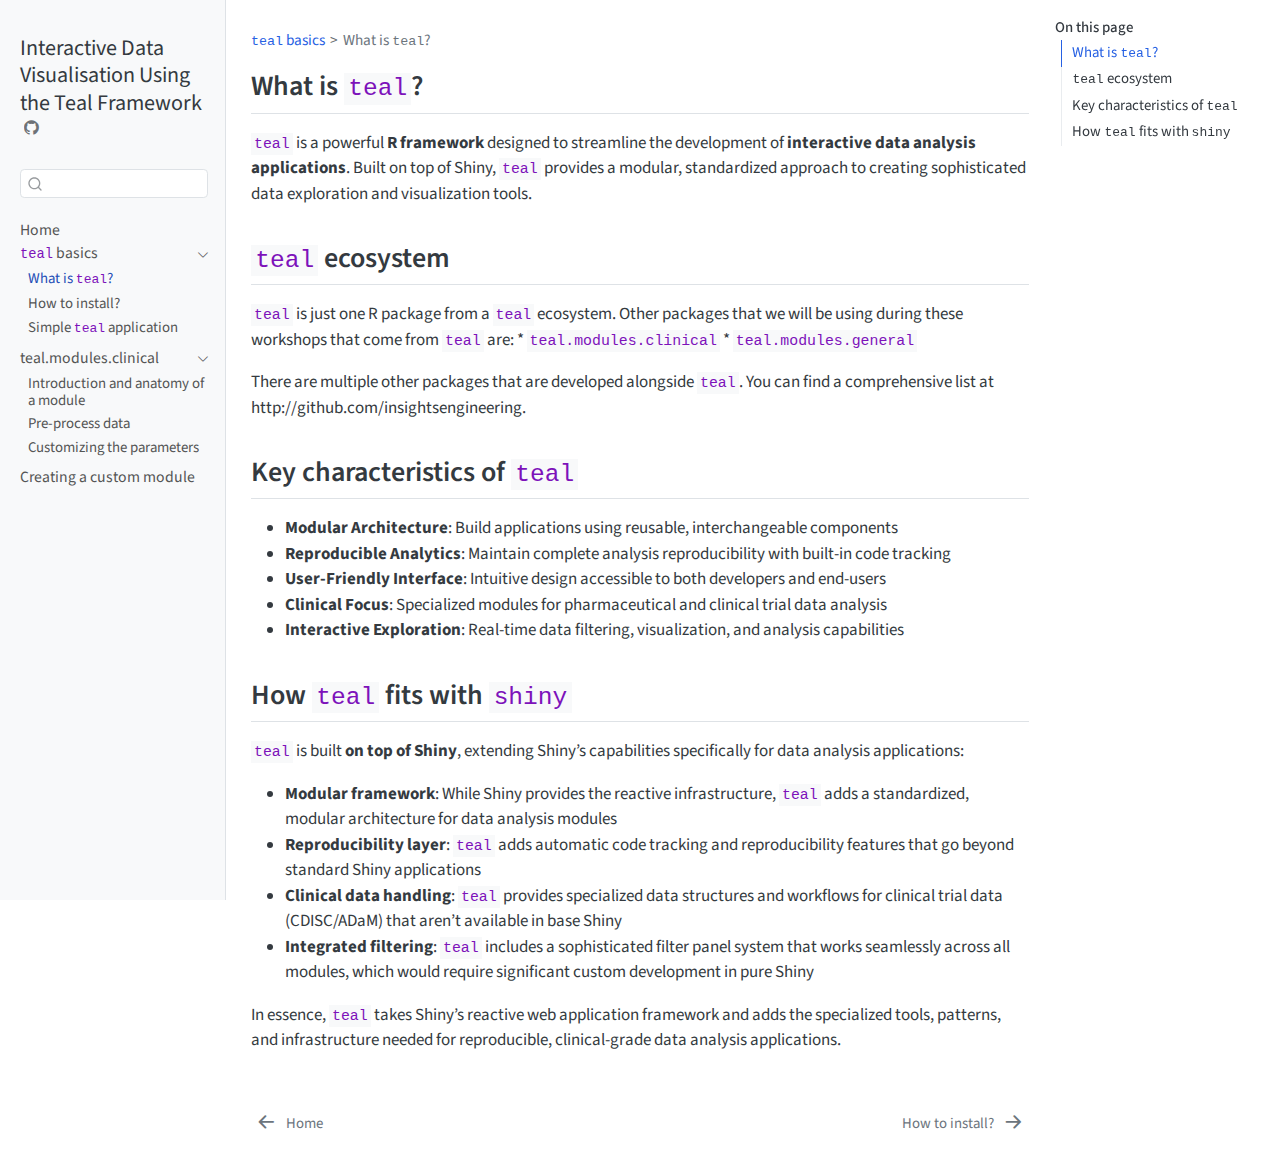
<file: exercises/topic_1/foreward.html>
<!DOCTYPE html>
<html xmlns="http://www.w3.org/1999/xhtml" lang="en" xml:lang="en"><head>

<meta charset="utf-8">
<meta name="generator" content="quarto-1.6.42">

<meta name="viewport" content="width=device-width, initial-scale=1.0, user-scalable=yes">


<title>foreward – Interactive Data Visualisation Using the Teal Framework</title>
<style>
code{white-space: pre-wrap;}
span.smallcaps{font-variant: small-caps;}
div.columns{display: flex; gap: min(4vw, 1.5em);}
div.column{flex: auto; overflow-x: auto;}
div.hanging-indent{margin-left: 1.5em; text-indent: -1.5em;}
ul.task-list{list-style: none;}
ul.task-list li input[type="checkbox"] {
  width: 0.8em;
  margin: 0 0.8em 0.2em -1em; /* quarto-specific, see https://github.com/quarto-dev/quarto-cli/issues/4556 */ 
  vertical-align: middle;
}
</style>


<script src="../../site_libs/quarto-nav/quarto-nav.js"></script>
<script src="../../site_libs/quarto-nav/headroom.min.js"></script>
<script src="../../site_libs/clipboard/clipboard.min.js"></script>
<script src="../../site_libs/quarto-search/autocomplete.umd.js"></script>
<script src="../../site_libs/quarto-search/fuse.min.js"></script>
<script src="../../site_libs/quarto-search/quarto-search.js"></script>
<meta name="quarto:offset" content="../../">
<link href="../../exercises/topic_2/how_to_install.html" rel="next">
<link href="../../index.html" rel="prev">
<script src="../../site_libs/quarto-html/quarto.js"></script>
<script src="../../site_libs/quarto-html/popper.min.js"></script>
<script src="../../site_libs/quarto-html/tippy.umd.min.js"></script>
<script src="../../site_libs/quarto-html/anchor.min.js"></script>
<link href="../../site_libs/quarto-html/tippy.css" rel="stylesheet">
<link href="../../site_libs/quarto-html/quarto-syntax-highlighting-2f5df379a58b258e96c21c0638c20c03.css" rel="stylesheet" id="quarto-text-highlighting-styles">
<script src="../../site_libs/bootstrap/bootstrap.min.js"></script>
<link href="../../site_libs/bootstrap/bootstrap-icons.css" rel="stylesheet">
<link href="../../site_libs/bootstrap/bootstrap-a1a86a3bdcaae454af1f10ccfdcfd0b7.min.css" rel="stylesheet" append-hash="true" id="quarto-bootstrap" data-mode="light">
<script src="../../site_libs/quarto-contrib/live-runtime/live-runtime.js" type="module"></script>
<link href="../../site_libs/quarto-contrib/live-runtime/live-runtime.css" rel="stylesheet">
<script id="quarto-search-options" type="application/json">{
  "location": "sidebar",
  "copy-button": false,
  "collapse-after": 3,
  "panel-placement": "start",
  "type": "textbox",
  "limit": 50,
  "keyboard-shortcut": [
    "f",
    "/",
    "s"
  ],
  "show-item-context": false,
  "language": {
    "search-no-results-text": "No results",
    "search-matching-documents-text": "matching documents",
    "search-copy-link-title": "Copy link to search",
    "search-hide-matches-text": "Hide additional matches",
    "search-more-match-text": "more match in this document",
    "search-more-matches-text": "more matches in this document",
    "search-clear-button-title": "Clear",
    "search-text-placeholder": "",
    "search-detached-cancel-button-title": "Cancel",
    "search-submit-button-title": "Submit",
    "search-label": "Search"
  }
}</script>
<script type="module" src="../../site_libs/quarto-ojs/quarto-ojs-runtime.js"></script>
<link href="../../site_libs/quarto-ojs/quarto-ojs.css" rel="stylesheet">


<link rel="stylesheet" href="../../style.css">
</head>

<body class="nav-sidebar docked">

<div id="quarto-search-results"></div>
  <header id="quarto-header" class="headroom fixed-top">
  <nav class="quarto-secondary-nav">
    <div class="container-fluid d-flex">
      <button type="button" class="quarto-btn-toggle btn" data-bs-toggle="collapse" role="button" data-bs-target=".quarto-sidebar-collapse-item" aria-controls="quarto-sidebar" aria-expanded="false" aria-label="Toggle sidebar navigation" onclick="if (window.quartoToggleHeadroom) { window.quartoToggleHeadroom(); }">
        <i class="bi bi-layout-text-sidebar-reverse"></i>
      </button>
        <nav class="quarto-page-breadcrumbs" aria-label="breadcrumb"><ol class="breadcrumb"><li class="breadcrumb-item"><a href="../../exercises/topic_1/foreward.html"><code>teal</code> basics</a></li><li class="breadcrumb-item"><a href="../../exercises/topic_1/foreward.html">What is <code>teal</code>?</a></li></ol></nav>
        <a class="flex-grow-1" role="navigation" data-bs-toggle="collapse" data-bs-target=".quarto-sidebar-collapse-item" aria-controls="quarto-sidebar" aria-expanded="false" aria-label="Toggle sidebar navigation" onclick="if (window.quartoToggleHeadroom) { window.quartoToggleHeadroom(); }">      
        </a>
      <button type="button" class="btn quarto-search-button" aria-label="Search" onclick="window.quartoOpenSearch();">
        <i class="bi bi-search"></i>
      </button>
    </div>
  </nav>
</header>
<!-- content -->
<div id="quarto-content" class="quarto-container page-columns page-rows-contents page-layout-article">
<!-- sidebar -->
  <nav id="quarto-sidebar" class="sidebar collapse collapse-horizontal quarto-sidebar-collapse-item sidebar-navigation docked overflow-auto">
    <div class="pt-lg-2 mt-2 text-left sidebar-header">
    <div class="sidebar-title mb-0 py-0">
      <a href="../../">Interactive Data Visualisation Using the Teal Framework</a> 
        <div class="sidebar-tools-main">
    <a href="https://github.com/phuse-org/teal-enhancements" title="" class="quarto-navigation-tool px-1" aria-label=""><i class="bi bi-github"></i></a>
</div>
    </div>
      </div>
        <div class="mt-2 flex-shrink-0 align-items-center">
        <div class="sidebar-search">
        <div id="quarto-search" class="" title="Search"></div>
        </div>
        </div>
    <div class="sidebar-menu-container"> 
    <ul class="list-unstyled mt-1">
        <li class="sidebar-item">
  <div class="sidebar-item-container"> 
  <a href="../../index.html" class="sidebar-item-text sidebar-link">
 <span class="menu-text">Home</span></a>
  </div>
</li>
        <li class="sidebar-item sidebar-item-section">
      <div class="sidebar-item-container"> 
            <a class="sidebar-item-text sidebar-link text-start" data-bs-toggle="collapse" data-bs-target="#quarto-sidebar-section-1" role="navigation" aria-expanded="true">
 <span class="menu-text"><code>teal</code> basics</span></a>
          <a class="sidebar-item-toggle text-start" data-bs-toggle="collapse" data-bs-target="#quarto-sidebar-section-1" role="navigation" aria-expanded="true" aria-label="Toggle section">
            <i class="bi bi-chevron-right ms-2"></i>
          </a> 
      </div>
      <ul id="quarto-sidebar-section-1" class="collapse list-unstyled sidebar-section depth1 show">  
          <li class="sidebar-item">
  <div class="sidebar-item-container"> 
  <a href="../../exercises/topic_1/foreward.html" class="sidebar-item-text sidebar-link active">
 <span class="menu-text">What is <code>teal</code>?</span></a>
  </div>
</li>
          <li class="sidebar-item">
  <div class="sidebar-item-container"> 
  <a href="../../exercises/topic_2/how_to_install.html" class="sidebar-item-text sidebar-link">
 <span class="menu-text">How to install?</span></a>
  </div>
</li>
          <li class="sidebar-item">
  <div class="sidebar-item-container"> 
  <a href="../../exercises/topic_3/basic_app.html" class="sidebar-item-text sidebar-link">
 <span class="menu-text">Simple <code>teal</code> application</span></a>
  </div>
</li>
      </ul>
  </li>
        <li class="sidebar-item sidebar-item-section">
      <div class="sidebar-item-container"> 
            <a class="sidebar-item-text sidebar-link text-start" data-bs-toggle="collapse" data-bs-target="#quarto-sidebar-section-2" role="navigation" aria-expanded="true">
 <span class="menu-text">teal.modules.clinical</span></a>
          <a class="sidebar-item-toggle text-start" data-bs-toggle="collapse" data-bs-target="#quarto-sidebar-section-2" role="navigation" aria-expanded="true" aria-label="Toggle section">
            <i class="bi bi-chevron-right ms-2"></i>
          </a> 
      </div>
      <ul id="quarto-sidebar-section-2" class="collapse list-unstyled sidebar-section depth1 show">  
          <li class="sidebar-item">
  <div class="sidebar-item-container"> 
  <a href="../../exercises/topic_4/launching_tmc_modules.html" class="sidebar-item-text sidebar-link">
 <span class="menu-text">Introduction and anatomy of a module</span></a>
  </div>
</li>
          <li class="sidebar-item">
  <div class="sidebar-item-container"> 
  <a href="../../exercises/topic_5/data_in_teal.html" class="sidebar-item-text sidebar-link">
 <span class="menu-text">Pre-process data</span></a>
  </div>
</li>
          <li class="sidebar-item">
  <div class="sidebar-item-container"> 
  <a href="../../exercises/topic_6/choices_selected.html" class="sidebar-item-text sidebar-link">
 <span class="menu-text">Customizing the parameters</span></a>
  </div>
</li>
      </ul>
  </li>
        <li class="sidebar-item">
  <div class="sidebar-item-container"> 
  <a href="../../exercises/topic_7/create_teal_module.html" class="sidebar-item-text sidebar-link">
 <span class="menu-text">Creating a custom module</span></a>
  </div>
</li>
    </ul>
    </div>
</nav>
<div id="quarto-sidebar-glass" class="quarto-sidebar-collapse-item" data-bs-toggle="collapse" data-bs-target=".quarto-sidebar-collapse-item"></div>
<!-- margin-sidebar -->
    <div id="quarto-margin-sidebar" class="sidebar margin-sidebar">
        <nav id="TOC" role="doc-toc" class="toc-active">
    <h2 id="toc-title">On this page</h2>
   
  <ul>
  <li><a href="#what-is-teal" id="toc-what-is-teal" class="nav-link active" data-scroll-target="#what-is-teal">What is <code>teal</code>?</a></li>
  <li><a href="#teal-ecosystem" id="toc-teal-ecosystem" class="nav-link" data-scroll-target="#teal-ecosystem"><code>teal</code> ecosystem</a></li>
  <li><a href="#key-characteristics-of-teal" id="toc-key-characteristics-of-teal" class="nav-link" data-scroll-target="#key-characteristics-of-teal">Key characteristics of <code>teal</code></a></li>
  <li><a href="#how-teal-fits-with-shiny" id="toc-how-teal-fits-with-shiny" class="nav-link" data-scroll-target="#how-teal-fits-with-shiny">How <code>teal</code> fits with <code>shiny</code></a></li>
  </ul>
</nav>
    </div>
<!-- main -->
<main class="content" id="quarto-document-content"><header id="title-block-header" class="quarto-title-block"><nav class="quarto-page-breadcrumbs quarto-title-breadcrumbs d-none d-lg-block" aria-label="breadcrumb"><ol class="breadcrumb"><li class="breadcrumb-item"><a href="../../exercises/topic_1/foreward.html"><code>teal</code> basics</a></li><li class="breadcrumb-item"><a href="../../exercises/topic_1/foreward.html">What is <code>teal</code>?</a></li></ol></nav></header>




<section id="what-is-teal" class="level2">
<h2 class="anchored" data-anchor-id="what-is-teal">What is <code>teal</code>?</h2>
<p><code>teal</code> is a powerful <strong>R framework</strong> designed to streamline the development of <strong>interactive data analysis applications</strong>. Built on top of Shiny, <code>teal</code> provides a modular, standardized approach to creating sophisticated data exploration and visualization tools.</p>
</section>
<section id="teal-ecosystem" class="level2">
<h2 class="anchored" data-anchor-id="teal-ecosystem"><code>teal</code> ecosystem</h2>
<p><code>teal</code> is just one R package from a <code>teal</code> ecosystem. Other packages that we will be using during these workshops that come from <code>teal</code> are: * <code>teal.modules.clinical</code> * <code>teal.modules.general</code></p>
<p>There are multiple other packages that are developed alongside <code>teal</code>. You can find a comprehensive list at http://github.com/insightsengineering.</p>
</section>
<section id="key-characteristics-of-teal" class="level2">
<h2 class="anchored" data-anchor-id="key-characteristics-of-teal">Key characteristics of <code>teal</code></h2>
<ul>
<li><strong>Modular Architecture</strong>: Build applications using reusable, interchangeable components</li>
<li><strong>Reproducible Analytics</strong>: Maintain complete analysis reproducibility with built-in code tracking</li>
<li><strong>User-Friendly Interface</strong>: Intuitive design accessible to both developers and end-users</li>
<li><strong>Clinical Focus</strong>: Specialized modules for pharmaceutical and clinical trial data analysis</li>
<li><strong>Interactive Exploration</strong>: Real-time data filtering, visualization, and analysis capabilities</li>
</ul>
</section>
<section id="how-teal-fits-with-shiny" class="level2">
<h2 class="anchored" data-anchor-id="how-teal-fits-with-shiny">How <code>teal</code> fits with <code>shiny</code></h2>
<p><code>teal</code> is built <strong>on top of Shiny</strong>, extending Shiny’s capabilities specifically for data analysis applications:</p>
<ul>
<li><strong>Modular framework</strong>: While Shiny provides the reactive infrastructure, <code>teal</code> adds a standardized, modular architecture for data analysis modules</li>
<li><strong>Reproducibility layer</strong>: <code>teal</code> adds automatic code tracking and reproducibility features that go beyond standard Shiny applications</li>
<li><strong>Clinical data handling</strong>: <code>teal</code> provides specialized data structures and workflows for clinical trial data (CDISC/ADaM) that aren’t available in base Shiny</li>
<li><strong>Integrated filtering</strong>: <code>teal</code> includes a sophisticated filter panel system that works seamlessly across all modules, which would require significant custom development in pure Shiny</li>
</ul>
<p>In essence, <code>teal</code> takes Shiny’s reactive web application framework and adds the specialized tools, patterns, and infrastructure needed for reproducible, clinical-grade data analysis applications.</p>


<script type="ojs-module-contents">
eyJjb250ZW50cyI6W119
</script>
<div id="exercise-loading-indicator" class="exercise-loading-indicator d-none d-flex align-items-center gap-2">
<div id="exercise-loading-status" class="d-flex gap-2">

</div>
<div class="spinner-grow spinner-grow-sm">

</div>
</div>
<script type="vfs-file">
W10=
</script>
</section>

</main> <!-- /main -->
<script type="ojs-module-contents">
eyJjb250ZW50cyI6W119
</script>
<script type="module">
if (window.location.protocol === "file:") { alert("The OJS runtime does not work with file:// URLs. Please use a web server to view this document."); }
window._ojs.paths.runtimeToDoc = "../../exercises/topic_1";
window._ojs.paths.runtimeToRoot = "../..";
window._ojs.paths.docToRoot = "../..";
window._ojs.selfContained = false;
window._ojs.runtime.interpretFromScriptTags();
</script>
<script id="quarto-html-after-body" type="application/javascript">
window.document.addEventListener("DOMContentLoaded", function (event) {
  const toggleBodyColorMode = (bsSheetEl) => {
    const mode = bsSheetEl.getAttribute("data-mode");
    const bodyEl = window.document.querySelector("body");
    if (mode === "dark") {
      bodyEl.classList.add("quarto-dark");
      bodyEl.classList.remove("quarto-light");
    } else {
      bodyEl.classList.add("quarto-light");
      bodyEl.classList.remove("quarto-dark");
    }
  }
  const toggleBodyColorPrimary = () => {
    const bsSheetEl = window.document.querySelector("link#quarto-bootstrap");
    if (bsSheetEl) {
      toggleBodyColorMode(bsSheetEl);
    }
  }
  toggleBodyColorPrimary();  
  const icon = "";
  const anchorJS = new window.AnchorJS();
  anchorJS.options = {
    placement: 'right',
    icon: icon
  };
  anchorJS.add('.anchored');
  const isCodeAnnotation = (el) => {
    for (const clz of el.classList) {
      if (clz.startsWith('code-annotation-')) {                     
        return true;
      }
    }
    return false;
  }
  const onCopySuccess = function(e) {
    // button target
    const button = e.trigger;
    // don't keep focus
    button.blur();
    // flash "checked"
    button.classList.add('code-copy-button-checked');
    var currentTitle = button.getAttribute("title");
    button.setAttribute("title", "Copied!");
    let tooltip;
    if (window.bootstrap) {
      button.setAttribute("data-bs-toggle", "tooltip");
      button.setAttribute("data-bs-placement", "left");
      button.setAttribute("data-bs-title", "Copied!");
      tooltip = new bootstrap.Tooltip(button, 
        { trigger: "manual", 
          customClass: "code-copy-button-tooltip",
          offset: [0, -8]});
      tooltip.show();    
    }
    setTimeout(function() {
      if (tooltip) {
        tooltip.hide();
        button.removeAttribute("data-bs-title");
        button.removeAttribute("data-bs-toggle");
        button.removeAttribute("data-bs-placement");
      }
      button.setAttribute("title", currentTitle);
      button.classList.remove('code-copy-button-checked');
    }, 1000);
    // clear code selection
    e.clearSelection();
  }
  const getTextToCopy = function(trigger) {
      const codeEl = trigger.previousElementSibling.cloneNode(true);
      for (const childEl of codeEl.children) {
        if (isCodeAnnotation(childEl)) {
          childEl.remove();
        }
      }
      return codeEl.innerText;
  }
  const clipboard = new window.ClipboardJS('.code-copy-button:not([data-in-quarto-modal])', {
    text: getTextToCopy
  });
  clipboard.on('success', onCopySuccess);
  if (window.document.getElementById('quarto-embedded-source-code-modal')) {
    const clipboardModal = new window.ClipboardJS('.code-copy-button[data-in-quarto-modal]', {
      text: getTextToCopy,
      container: window.document.getElementById('quarto-embedded-source-code-modal')
    });
    clipboardModal.on('success', onCopySuccess);
  }
    var localhostRegex = new RegExp(/^(?:http|https):\/\/localhost\:?[0-9]*\//);
    var mailtoRegex = new RegExp(/^mailto:/);
      var filterRegex = new RegExp("https:\/\/averissimo\.github\.io\/teal-enhancements\/");
    var isInternal = (href) => {
        return filterRegex.test(href) || localhostRegex.test(href) || mailtoRegex.test(href);
    }
    // Inspect non-navigation links and adorn them if external
 	var links = window.document.querySelectorAll('a[href]:not(.nav-link):not(.navbar-brand):not(.toc-action):not(.sidebar-link):not(.sidebar-item-toggle):not(.pagination-link):not(.no-external):not([aria-hidden]):not(.dropdown-item):not(.quarto-navigation-tool):not(.about-link)');
    for (var i=0; i<links.length; i++) {
      const link = links[i];
      if (!isInternal(link.href)) {
        // undo the damage that might have been done by quarto-nav.js in the case of
        // links that we want to consider external
        if (link.dataset.originalHref !== undefined) {
          link.href = link.dataset.originalHref;
        }
      }
    }
  function tippyHover(el, contentFn, onTriggerFn, onUntriggerFn) {
    const config = {
      allowHTML: true,
      maxWidth: 500,
      delay: 100,
      arrow: false,
      appendTo: function(el) {
          return el.parentElement;
      },
      interactive: true,
      interactiveBorder: 10,
      theme: 'quarto',
      placement: 'bottom-start',
    };
    if (contentFn) {
      config.content = contentFn;
    }
    if (onTriggerFn) {
      config.onTrigger = onTriggerFn;
    }
    if (onUntriggerFn) {
      config.onUntrigger = onUntriggerFn;
    }
    window.tippy(el, config); 
  }
  const noterefs = window.document.querySelectorAll('a[role="doc-noteref"]');
  for (var i=0; i<noterefs.length; i++) {
    const ref = noterefs[i];
    tippyHover(ref, function() {
      // use id or data attribute instead here
      let href = ref.getAttribute('data-footnote-href') || ref.getAttribute('href');
      try { href = new URL(href).hash; } catch {}
      const id = href.replace(/^#\/?/, "");
      const note = window.document.getElementById(id);
      if (note) {
        return note.innerHTML;
      } else {
        return "";
      }
    });
  }
  const xrefs = window.document.querySelectorAll('a.quarto-xref');
  const processXRef = (id, note) => {
    // Strip column container classes
    const stripColumnClz = (el) => {
      el.classList.remove("page-full", "page-columns");
      if (el.children) {
        for (const child of el.children) {
          stripColumnClz(child);
        }
      }
    }
    stripColumnClz(note)
    if (id === null || id.startsWith('sec-')) {
      // Special case sections, only their first couple elements
      const container = document.createElement("div");
      if (note.children && note.children.length > 2) {
        container.appendChild(note.children[0].cloneNode(true));
        for (let i = 1; i < note.children.length; i++) {
          const child = note.children[i];
          if (child.tagName === "P" && child.innerText === "") {
            continue;
          } else {
            container.appendChild(child.cloneNode(true));
            break;
          }
        }
        if (window.Quarto?.typesetMath) {
          window.Quarto.typesetMath(container);
        }
        return container.innerHTML
      } else {
        if (window.Quarto?.typesetMath) {
          window.Quarto.typesetMath(note);
        }
        return note.innerHTML;
      }
    } else {
      // Remove any anchor links if they are present
      const anchorLink = note.querySelector('a.anchorjs-link');
      if (anchorLink) {
        anchorLink.remove();
      }
      if (window.Quarto?.typesetMath) {
        window.Quarto.typesetMath(note);
      }
      if (note.classList.contains("callout")) {
        return note.outerHTML;
      } else {
        return note.innerHTML;
      }
    }
  }
  for (var i=0; i<xrefs.length; i++) {
    const xref = xrefs[i];
    tippyHover(xref, undefined, function(instance) {
      instance.disable();
      let url = xref.getAttribute('href');
      let hash = undefined; 
      if (url.startsWith('#')) {
        hash = url;
      } else {
        try { hash = new URL(url).hash; } catch {}
      }
      if (hash) {
        const id = hash.replace(/^#\/?/, "");
        const note = window.document.getElementById(id);
        if (note !== null) {
          try {
            const html = processXRef(id, note.cloneNode(true));
            instance.setContent(html);
          } finally {
            instance.enable();
            instance.show();
          }
        } else {
          // See if we can fetch this
          fetch(url.split('#')[0])
          .then(res => res.text())
          .then(html => {
            const parser = new DOMParser();
            const htmlDoc = parser.parseFromString(html, "text/html");
            const note = htmlDoc.getElementById(id);
            if (note !== null) {
              const html = processXRef(id, note);
              instance.setContent(html);
            } 
          }).finally(() => {
            instance.enable();
            instance.show();
          });
        }
      } else {
        // See if we can fetch a full url (with no hash to target)
        // This is a special case and we should probably do some content thinning / targeting
        fetch(url)
        .then(res => res.text())
        .then(html => {
          const parser = new DOMParser();
          const htmlDoc = parser.parseFromString(html, "text/html");
          const note = htmlDoc.querySelector('main.content');
          if (note !== null) {
            // This should only happen for chapter cross references
            // (since there is no id in the URL)
            // remove the first header
            if (note.children.length > 0 && note.children[0].tagName === "HEADER") {
              note.children[0].remove();
            }
            const html = processXRef(null, note);
            instance.setContent(html);
          } 
        }).finally(() => {
          instance.enable();
          instance.show();
        });
      }
    }, function(instance) {
    });
  }
      let selectedAnnoteEl;
      const selectorForAnnotation = ( cell, annotation) => {
        let cellAttr = 'data-code-cell="' + cell + '"';
        let lineAttr = 'data-code-annotation="' +  annotation + '"';
        const selector = 'span[' + cellAttr + '][' + lineAttr + ']';
        return selector;
      }
      const selectCodeLines = (annoteEl) => {
        const doc = window.document;
        const targetCell = annoteEl.getAttribute("data-target-cell");
        const targetAnnotation = annoteEl.getAttribute("data-target-annotation");
        const annoteSpan = window.document.querySelector(selectorForAnnotation(targetCell, targetAnnotation));
        const lines = annoteSpan.getAttribute("data-code-lines").split(",");
        const lineIds = lines.map((line) => {
          return targetCell + "-" + line;
        })
        let top = null;
        let height = null;
        let parent = null;
        if (lineIds.length > 0) {
            //compute the position of the single el (top and bottom and make a div)
            const el = window.document.getElementById(lineIds[0]);
            top = el.offsetTop;
            height = el.offsetHeight;
            parent = el.parentElement.parentElement;
          if (lineIds.length > 1) {
            const lastEl = window.document.getElementById(lineIds[lineIds.length - 1]);
            const bottom = lastEl.offsetTop + lastEl.offsetHeight;
            height = bottom - top;
          }
          if (top !== null && height !== null && parent !== null) {
            // cook up a div (if necessary) and position it 
            let div = window.document.getElementById("code-annotation-line-highlight");
            if (div === null) {
              div = window.document.createElement("div");
              div.setAttribute("id", "code-annotation-line-highlight");
              div.style.position = 'absolute';
              parent.appendChild(div);
            }
            div.style.top = top - 2 + "px";
            div.style.height = height + 4 + "px";
            div.style.left = 0;
            let gutterDiv = window.document.getElementById("code-annotation-line-highlight-gutter");
            if (gutterDiv === null) {
              gutterDiv = window.document.createElement("div");
              gutterDiv.setAttribute("id", "code-annotation-line-highlight-gutter");
              gutterDiv.style.position = 'absolute';
              const codeCell = window.document.getElementById(targetCell);
              const gutter = codeCell.querySelector('.code-annotation-gutter');
              gutter.appendChild(gutterDiv);
            }
            gutterDiv.style.top = top - 2 + "px";
            gutterDiv.style.height = height + 4 + "px";
          }
          selectedAnnoteEl = annoteEl;
        }
      };
      const unselectCodeLines = () => {
        const elementsIds = ["code-annotation-line-highlight", "code-annotation-line-highlight-gutter"];
        elementsIds.forEach((elId) => {
          const div = window.document.getElementById(elId);
          if (div) {
            div.remove();
          }
        });
        selectedAnnoteEl = undefined;
      };
        // Handle positioning of the toggle
    window.addEventListener(
      "resize",
      throttle(() => {
        elRect = undefined;
        if (selectedAnnoteEl) {
          selectCodeLines(selectedAnnoteEl);
        }
      }, 10)
    );
    function throttle(fn, ms) {
    let throttle = false;
    let timer;
      return (...args) => {
        if(!throttle) { // first call gets through
            fn.apply(this, args);
            throttle = true;
        } else { // all the others get throttled
            if(timer) clearTimeout(timer); // cancel #2
            timer = setTimeout(() => {
              fn.apply(this, args);
              timer = throttle = false;
            }, ms);
        }
      };
    }
      // Attach click handler to the DT
      const annoteDls = window.document.querySelectorAll('dt[data-target-cell]');
      for (const annoteDlNode of annoteDls) {
        annoteDlNode.addEventListener('click', (event) => {
          const clickedEl = event.target;
          if (clickedEl !== selectedAnnoteEl) {
            unselectCodeLines();
            const activeEl = window.document.querySelector('dt[data-target-cell].code-annotation-active');
            if (activeEl) {
              activeEl.classList.remove('code-annotation-active');
            }
            selectCodeLines(clickedEl);
            clickedEl.classList.add('code-annotation-active');
          } else {
            // Unselect the line
            unselectCodeLines();
            clickedEl.classList.remove('code-annotation-active');
          }
        });
      }
  const findCites = (el) => {
    const parentEl = el.parentElement;
    if (parentEl) {
      const cites = parentEl.dataset.cites;
      if (cites) {
        return {
          el,
          cites: cites.split(' ')
        };
      } else {
        return findCites(el.parentElement)
      }
    } else {
      return undefined;
    }
  };
  var bibliorefs = window.document.querySelectorAll('a[role="doc-biblioref"]');
  for (var i=0; i<bibliorefs.length; i++) {
    const ref = bibliorefs[i];
    const citeInfo = findCites(ref);
    if (citeInfo) {
      tippyHover(citeInfo.el, function() {
        var popup = window.document.createElement('div');
        citeInfo.cites.forEach(function(cite) {
          var citeDiv = window.document.createElement('div');
          citeDiv.classList.add('hanging-indent');
          citeDiv.classList.add('csl-entry');
          var biblioDiv = window.document.getElementById('ref-' + cite);
          if (biblioDiv) {
            citeDiv.innerHTML = biblioDiv.innerHTML;
          }
          popup.appendChild(citeDiv);
        });
        return popup.innerHTML;
      });
    }
  }
});
</script>
<nav class="page-navigation">
  <div class="nav-page nav-page-previous">
      <a href="../../index.html" class="pagination-link" aria-label="Home">
        <i class="bi bi-arrow-left-short"></i> <span class="nav-page-text">Home</span>
      </a>          
  </div>
  <div class="nav-page nav-page-next">
      <a href="../../exercises/topic_2/how_to_install.html" class="pagination-link" aria-label="How to install?">
        <span class="nav-page-text">How to install?</span> <i class="bi bi-arrow-right-short"></i>
      </a>
  </div>
</nav>
</div> <!-- /content -->




</body></html>
</file>
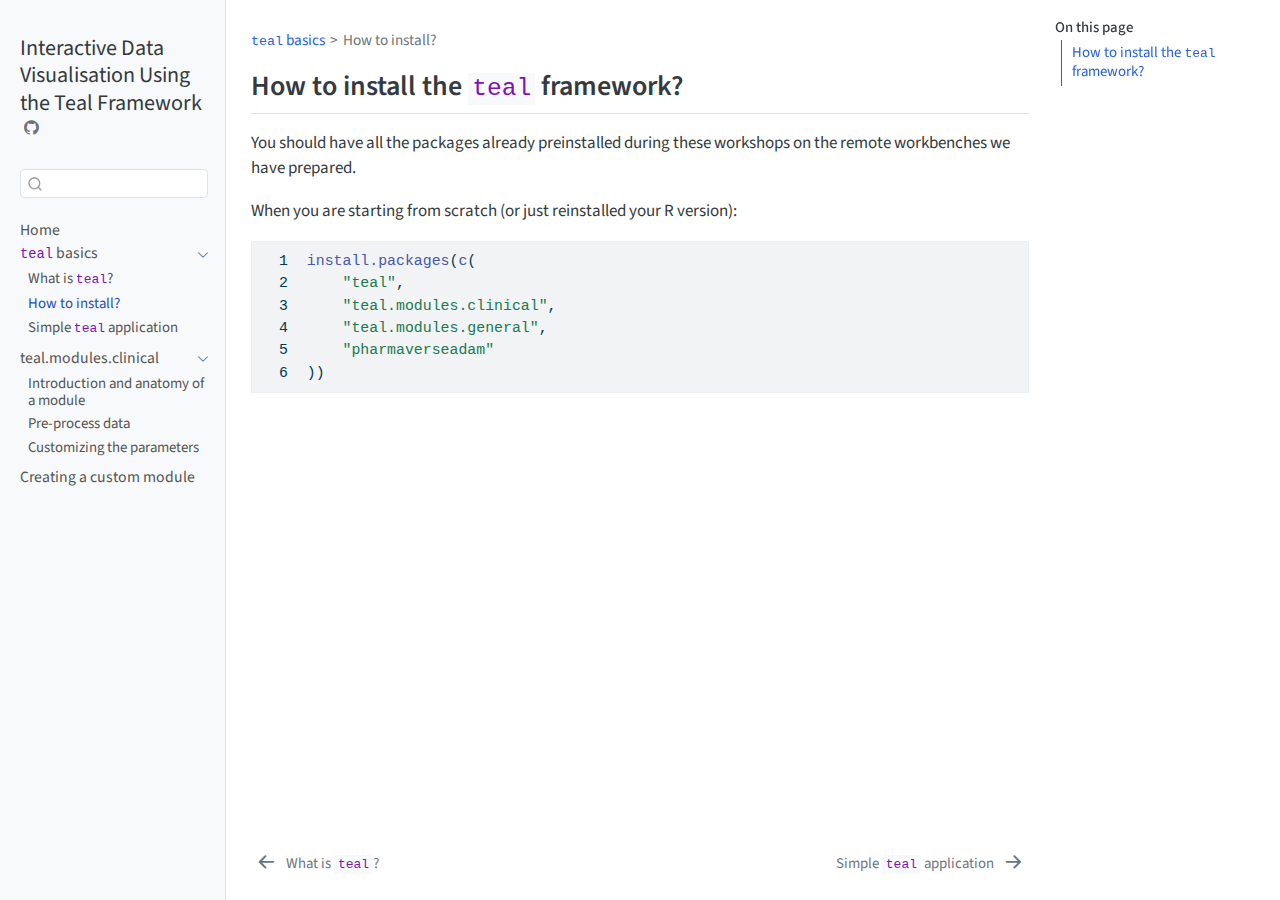
<file: exercises/topic_2/how_to_install.html>
<!DOCTYPE html>
<html xmlns="http://www.w3.org/1999/xhtml" lang="en" xml:lang="en"><head>

<meta charset="utf-8">
<meta name="generator" content="quarto-1.6.42">

<meta name="viewport" content="width=device-width, initial-scale=1.0, user-scalable=yes">


<title>how_to_install – Interactive Data Visualisation Using the Teal Framework</title>
<style>
code{white-space: pre-wrap;}
span.smallcaps{font-variant: small-caps;}
div.columns{display: flex; gap: min(4vw, 1.5em);}
div.column{flex: auto; overflow-x: auto;}
div.hanging-indent{margin-left: 1.5em; text-indent: -1.5em;}
ul.task-list{list-style: none;}
ul.task-list li input[type="checkbox"] {
  width: 0.8em;
  margin: 0 0.8em 0.2em -1em; /* quarto-specific, see https://github.com/quarto-dev/quarto-cli/issues/4556 */ 
  vertical-align: middle;
}
/* CSS for syntax highlighting */
pre > code.sourceCode { white-space: pre; position: relative; }
pre > code.sourceCode > span { line-height: 1.25; }
pre > code.sourceCode > span:empty { height: 1.2em; }
.sourceCode { overflow: visible; }
code.sourceCode > span { color: inherit; text-decoration: inherit; }
div.sourceCode { margin: 1em 0; }
pre.sourceCode { margin: 0; }
@media screen {
div.sourceCode { overflow: auto; }
}
@media print {
pre > code.sourceCode { white-space: pre-wrap; }
pre > code.sourceCode > span { display: inline-block; text-indent: -5em; padding-left: 5em; }
}
pre.numberSource code
  { counter-reset: source-line 0; }
pre.numberSource code > span
  { position: relative; left: -4em; counter-increment: source-line; }
pre.numberSource code > span > a:first-child::before
  { content: counter(source-line);
    position: relative; left: -1em; text-align: right; vertical-align: baseline;
    border: none; display: inline-block;
    -webkit-touch-callout: none; -webkit-user-select: none;
    -khtml-user-select: none; -moz-user-select: none;
    -ms-user-select: none; user-select: none;
    padding: 0 4px; width: 4em;
  }
pre.numberSource { margin-left: 3em;  padding-left: 4px; }
div.sourceCode
  {   }
@media screen {
pre > code.sourceCode > span > a:first-child::before { text-decoration: underline; }
}
</style>


<script src="../../site_libs/quarto-nav/quarto-nav.js"></script>
<script src="../../site_libs/quarto-nav/headroom.min.js"></script>
<script src="../../site_libs/clipboard/clipboard.min.js"></script>
<script src="../../site_libs/quarto-search/autocomplete.umd.js"></script>
<script src="../../site_libs/quarto-search/fuse.min.js"></script>
<script src="../../site_libs/quarto-search/quarto-search.js"></script>
<meta name="quarto:offset" content="../../">
<link href="../../exercises/topic_3/basic_app.html" rel="next">
<link href="../../exercises/topic_1/foreward.html" rel="prev">
<script src="../../site_libs/quarto-html/quarto.js"></script>
<script src="../../site_libs/quarto-html/popper.min.js"></script>
<script src="../../site_libs/quarto-html/tippy.umd.min.js"></script>
<script src="../../site_libs/quarto-html/anchor.min.js"></script>
<link href="../../site_libs/quarto-html/tippy.css" rel="stylesheet">
<link href="../../site_libs/quarto-html/quarto-syntax-highlighting-2f5df379a58b258e96c21c0638c20c03.css" rel="stylesheet" id="quarto-text-highlighting-styles">
<script src="../../site_libs/bootstrap/bootstrap.min.js"></script>
<link href="../../site_libs/bootstrap/bootstrap-icons.css" rel="stylesheet">
<link href="../../site_libs/bootstrap/bootstrap-a1a86a3bdcaae454af1f10ccfdcfd0b7.min.css" rel="stylesheet" append-hash="true" id="quarto-bootstrap" data-mode="light">
<script src="../../site_libs/quarto-contrib/live-runtime/live-runtime.js" type="module"></script>
<link href="../../site_libs/quarto-contrib/live-runtime/live-runtime.css" rel="stylesheet">
<script id="quarto-search-options" type="application/json">{
  "location": "sidebar",
  "copy-button": false,
  "collapse-after": 3,
  "panel-placement": "start",
  "type": "textbox",
  "limit": 50,
  "keyboard-shortcut": [
    "f",
    "/",
    "s"
  ],
  "show-item-context": false,
  "language": {
    "search-no-results-text": "No results",
    "search-matching-documents-text": "matching documents",
    "search-copy-link-title": "Copy link to search",
    "search-hide-matches-text": "Hide additional matches",
    "search-more-match-text": "more match in this document",
    "search-more-matches-text": "more matches in this document",
    "search-clear-button-title": "Clear",
    "search-text-placeholder": "",
    "search-detached-cancel-button-title": "Cancel",
    "search-submit-button-title": "Submit",
    "search-label": "Search"
  }
}</script>
<script type="module" src="../../site_libs/quarto-ojs/quarto-ojs-runtime.js"></script>
<link href="../../site_libs/quarto-ojs/quarto-ojs.css" rel="stylesheet">


<link rel="stylesheet" href="../../style.css">
</head>

<body class="nav-sidebar docked">

<div id="quarto-search-results"></div>
  <header id="quarto-header" class="headroom fixed-top">
  <nav class="quarto-secondary-nav">
    <div class="container-fluid d-flex">
      <button type="button" class="quarto-btn-toggle btn" data-bs-toggle="collapse" role="button" data-bs-target=".quarto-sidebar-collapse-item" aria-controls="quarto-sidebar" aria-expanded="false" aria-label="Toggle sidebar navigation" onclick="if (window.quartoToggleHeadroom) { window.quartoToggleHeadroom(); }">
        <i class="bi bi-layout-text-sidebar-reverse"></i>
      </button>
        <nav class="quarto-page-breadcrumbs" aria-label="breadcrumb"><ol class="breadcrumb"><li class="breadcrumb-item"><a href="../../exercises/topic_1/foreward.html"><code>teal</code> basics</a></li><li class="breadcrumb-item"><a href="../../exercises/topic_2/how_to_install.html">How to install?</a></li></ol></nav>
        <a class="flex-grow-1" role="navigation" data-bs-toggle="collapse" data-bs-target=".quarto-sidebar-collapse-item" aria-controls="quarto-sidebar" aria-expanded="false" aria-label="Toggle sidebar navigation" onclick="if (window.quartoToggleHeadroom) { window.quartoToggleHeadroom(); }">      
        </a>
      <button type="button" class="btn quarto-search-button" aria-label="Search" onclick="window.quartoOpenSearch();">
        <i class="bi bi-search"></i>
      </button>
    </div>
  </nav>
</header>
<!-- content -->
<div id="quarto-content" class="quarto-container page-columns page-rows-contents page-layout-article">
<!-- sidebar -->
  <nav id="quarto-sidebar" class="sidebar collapse collapse-horizontal quarto-sidebar-collapse-item sidebar-navigation docked overflow-auto">
    <div class="pt-lg-2 mt-2 text-left sidebar-header">
    <div class="sidebar-title mb-0 py-0">
      <a href="../../">Interactive Data Visualisation Using the Teal Framework</a> 
        <div class="sidebar-tools-main">
    <a href="https://github.com/phuse-org/teal-enhancements" title="" class="quarto-navigation-tool px-1" aria-label=""><i class="bi bi-github"></i></a>
</div>
    </div>
      </div>
        <div class="mt-2 flex-shrink-0 align-items-center">
        <div class="sidebar-search">
        <div id="quarto-search" class="" title="Search"></div>
        </div>
        </div>
    <div class="sidebar-menu-container"> 
    <ul class="list-unstyled mt-1">
        <li class="sidebar-item">
  <div class="sidebar-item-container"> 
  <a href="../../index.html" class="sidebar-item-text sidebar-link">
 <span class="menu-text">Home</span></a>
  </div>
</li>
        <li class="sidebar-item sidebar-item-section">
      <div class="sidebar-item-container"> 
            <a class="sidebar-item-text sidebar-link text-start" data-bs-toggle="collapse" data-bs-target="#quarto-sidebar-section-1" role="navigation" aria-expanded="true">
 <span class="menu-text"><code>teal</code> basics</span></a>
          <a class="sidebar-item-toggle text-start" data-bs-toggle="collapse" data-bs-target="#quarto-sidebar-section-1" role="navigation" aria-expanded="true" aria-label="Toggle section">
            <i class="bi bi-chevron-right ms-2"></i>
          </a> 
      </div>
      <ul id="quarto-sidebar-section-1" class="collapse list-unstyled sidebar-section depth1 show">  
          <li class="sidebar-item">
  <div class="sidebar-item-container"> 
  <a href="../../exercises/topic_1/foreward.html" class="sidebar-item-text sidebar-link">
 <span class="menu-text">What is <code>teal</code>?</span></a>
  </div>
</li>
          <li class="sidebar-item">
  <div class="sidebar-item-container"> 
  <a href="../../exercises/topic_2/how_to_install.html" class="sidebar-item-text sidebar-link active">
 <span class="menu-text">How to install?</span></a>
  </div>
</li>
          <li class="sidebar-item">
  <div class="sidebar-item-container"> 
  <a href="../../exercises/topic_3/basic_app.html" class="sidebar-item-text sidebar-link">
 <span class="menu-text">Simple <code>teal</code> application</span></a>
  </div>
</li>
      </ul>
  </li>
        <li class="sidebar-item sidebar-item-section">
      <div class="sidebar-item-container"> 
            <a class="sidebar-item-text sidebar-link text-start" data-bs-toggle="collapse" data-bs-target="#quarto-sidebar-section-2" role="navigation" aria-expanded="true">
 <span class="menu-text">teal.modules.clinical</span></a>
          <a class="sidebar-item-toggle text-start" data-bs-toggle="collapse" data-bs-target="#quarto-sidebar-section-2" role="navigation" aria-expanded="true" aria-label="Toggle section">
            <i class="bi bi-chevron-right ms-2"></i>
          </a> 
      </div>
      <ul id="quarto-sidebar-section-2" class="collapse list-unstyled sidebar-section depth1 show">  
          <li class="sidebar-item">
  <div class="sidebar-item-container"> 
  <a href="../../exercises/topic_4/launching_tmc_modules.html" class="sidebar-item-text sidebar-link">
 <span class="menu-text">Introduction and anatomy of a module</span></a>
  </div>
</li>
          <li class="sidebar-item">
  <div class="sidebar-item-container"> 
  <a href="../../exercises/topic_5/data_in_teal.html" class="sidebar-item-text sidebar-link">
 <span class="menu-text">Pre-process data</span></a>
  </div>
</li>
          <li class="sidebar-item">
  <div class="sidebar-item-container"> 
  <a href="../../exercises/topic_6/choices_selected.html" class="sidebar-item-text sidebar-link">
 <span class="menu-text">Customizing the parameters</span></a>
  </div>
</li>
      </ul>
  </li>
        <li class="sidebar-item">
  <div class="sidebar-item-container"> 
  <a href="../../exercises/topic_7/create_teal_module.html" class="sidebar-item-text sidebar-link">
 <span class="menu-text">Creating a custom module</span></a>
  </div>
</li>
    </ul>
    </div>
</nav>
<div id="quarto-sidebar-glass" class="quarto-sidebar-collapse-item" data-bs-toggle="collapse" data-bs-target=".quarto-sidebar-collapse-item"></div>
<!-- margin-sidebar -->
    <div id="quarto-margin-sidebar" class="sidebar margin-sidebar">
        <nav id="TOC" role="doc-toc" class="toc-active">
    <h2 id="toc-title">On this page</h2>
   
  <ul>
  <li><a href="#how-to-install-the-teal-framework" id="toc-how-to-install-the-teal-framework" class="nav-link active" data-scroll-target="#how-to-install-the-teal-framework">How to install the <code>teal</code> framework?</a></li>
  </ul>
</nav>
    </div>
<!-- main -->
<main class="content" id="quarto-document-content"><header id="title-block-header" class="quarto-title-block"><nav class="quarto-page-breadcrumbs quarto-title-breadcrumbs d-none d-lg-block" aria-label="breadcrumb"><ol class="breadcrumb"><li class="breadcrumb-item"><a href="../../exercises/topic_1/foreward.html"><code>teal</code> basics</a></li><li class="breadcrumb-item"><a href="../../exercises/topic_2/how_to_install.html">How to install?</a></li></ol></nav></header>




<section id="how-to-install-the-teal-framework" class="level2">
<h2 class="anchored" data-anchor-id="how-to-install-the-teal-framework">How to install the <code>teal</code> framework?</h2>
<p>You should have all the packages already preinstalled during these workshops on the remote workbenches we have prepared.</p>
<p>When you are starting from scratch (or just reinstalled your R version):</p>
<div class="sourceCode" id="cb1"><pre class="sourceCode numberSource r number-lines code-with-copy"><code class="sourceCode r"><span id="cb1-1"><a href="#cb1-1"></a><span class="fu">install.packages</span>(<span class="fu">c</span>(</span>
<span id="cb1-2"><a href="#cb1-2"></a>    <span class="st">"teal"</span>,</span>
<span id="cb1-3"><a href="#cb1-3"></a>    <span class="st">"teal.modules.clinical"</span>,</span>
<span id="cb1-4"><a href="#cb1-4"></a>    <span class="st">"teal.modules.general"</span>,</span>
<span id="cb1-5"><a href="#cb1-5"></a>    <span class="st">"pharmaverseadam"</span></span>
<span id="cb1-6"><a href="#cb1-6"></a>))</span></code><button title="Copy to Clipboard" class="code-copy-button"><i class="bi"></i></button></pre></div>


<script type="ojs-module-contents">
eyJjb250ZW50cyI6W119
</script>
<div id="exercise-loading-indicator" class="exercise-loading-indicator d-none d-flex align-items-center gap-2">
<div id="exercise-loading-status" class="d-flex gap-2">

</div>
<div class="spinner-grow spinner-grow-sm">

</div>
</div>
<script type="vfs-file">
W10=
</script>
</section>

</main> <!-- /main -->
<script type="ojs-module-contents">
eyJjb250ZW50cyI6W119
</script>
<script type="module">
if (window.location.protocol === "file:") { alert("The OJS runtime does not work with file:// URLs. Please use a web server to view this document."); }
window._ojs.paths.runtimeToDoc = "../../exercises/topic_2";
window._ojs.paths.runtimeToRoot = "../..";
window._ojs.paths.docToRoot = "../..";
window._ojs.selfContained = false;
window._ojs.runtime.interpretFromScriptTags();
</script>
<script id="quarto-html-after-body" type="application/javascript">
window.document.addEventListener("DOMContentLoaded", function (event) {
  const toggleBodyColorMode = (bsSheetEl) => {
    const mode = bsSheetEl.getAttribute("data-mode");
    const bodyEl = window.document.querySelector("body");
    if (mode === "dark") {
      bodyEl.classList.add("quarto-dark");
      bodyEl.classList.remove("quarto-light");
    } else {
      bodyEl.classList.add("quarto-light");
      bodyEl.classList.remove("quarto-dark");
    }
  }
  const toggleBodyColorPrimary = () => {
    const bsSheetEl = window.document.querySelector("link#quarto-bootstrap");
    if (bsSheetEl) {
      toggleBodyColorMode(bsSheetEl);
    }
  }
  toggleBodyColorPrimary();  
  const icon = "";
  const anchorJS = new window.AnchorJS();
  anchorJS.options = {
    placement: 'right',
    icon: icon
  };
  anchorJS.add('.anchored');
  const isCodeAnnotation = (el) => {
    for (const clz of el.classList) {
      if (clz.startsWith('code-annotation-')) {                     
        return true;
      }
    }
    return false;
  }
  const onCopySuccess = function(e) {
    // button target
    const button = e.trigger;
    // don't keep focus
    button.blur();
    // flash "checked"
    button.classList.add('code-copy-button-checked');
    var currentTitle = button.getAttribute("title");
    button.setAttribute("title", "Copied!");
    let tooltip;
    if (window.bootstrap) {
      button.setAttribute("data-bs-toggle", "tooltip");
      button.setAttribute("data-bs-placement", "left");
      button.setAttribute("data-bs-title", "Copied!");
      tooltip = new bootstrap.Tooltip(button, 
        { trigger: "manual", 
          customClass: "code-copy-button-tooltip",
          offset: [0, -8]});
      tooltip.show();    
    }
    setTimeout(function() {
      if (tooltip) {
        tooltip.hide();
        button.removeAttribute("data-bs-title");
        button.removeAttribute("data-bs-toggle");
        button.removeAttribute("data-bs-placement");
      }
      button.setAttribute("title", currentTitle);
      button.classList.remove('code-copy-button-checked');
    }, 1000);
    // clear code selection
    e.clearSelection();
  }
  const getTextToCopy = function(trigger) {
      const codeEl = trigger.previousElementSibling.cloneNode(true);
      for (const childEl of codeEl.children) {
        if (isCodeAnnotation(childEl)) {
          childEl.remove();
        }
      }
      return codeEl.innerText;
  }
  const clipboard = new window.ClipboardJS('.code-copy-button:not([data-in-quarto-modal])', {
    text: getTextToCopy
  });
  clipboard.on('success', onCopySuccess);
  if (window.document.getElementById('quarto-embedded-source-code-modal')) {
    const clipboardModal = new window.ClipboardJS('.code-copy-button[data-in-quarto-modal]', {
      text: getTextToCopy,
      container: window.document.getElementById('quarto-embedded-source-code-modal')
    });
    clipboardModal.on('success', onCopySuccess);
  }
    var localhostRegex = new RegExp(/^(?:http|https):\/\/localhost\:?[0-9]*\//);
    var mailtoRegex = new RegExp(/^mailto:/);
      var filterRegex = new RegExp("https:\/\/averissimo\.github\.io\/teal-enhancements\/");
    var isInternal = (href) => {
        return filterRegex.test(href) || localhostRegex.test(href) || mailtoRegex.test(href);
    }
    // Inspect non-navigation links and adorn them if external
 	var links = window.document.querySelectorAll('a[href]:not(.nav-link):not(.navbar-brand):not(.toc-action):not(.sidebar-link):not(.sidebar-item-toggle):not(.pagination-link):not(.no-external):not([aria-hidden]):not(.dropdown-item):not(.quarto-navigation-tool):not(.about-link)');
    for (var i=0; i<links.length; i++) {
      const link = links[i];
      if (!isInternal(link.href)) {
        // undo the damage that might have been done by quarto-nav.js in the case of
        // links that we want to consider external
        if (link.dataset.originalHref !== undefined) {
          link.href = link.dataset.originalHref;
        }
      }
    }
  function tippyHover(el, contentFn, onTriggerFn, onUntriggerFn) {
    const config = {
      allowHTML: true,
      maxWidth: 500,
      delay: 100,
      arrow: false,
      appendTo: function(el) {
          return el.parentElement;
      },
      interactive: true,
      interactiveBorder: 10,
      theme: 'quarto',
      placement: 'bottom-start',
    };
    if (contentFn) {
      config.content = contentFn;
    }
    if (onTriggerFn) {
      config.onTrigger = onTriggerFn;
    }
    if (onUntriggerFn) {
      config.onUntrigger = onUntriggerFn;
    }
    window.tippy(el, config); 
  }
  const noterefs = window.document.querySelectorAll('a[role="doc-noteref"]');
  for (var i=0; i<noterefs.length; i++) {
    const ref = noterefs[i];
    tippyHover(ref, function() {
      // use id or data attribute instead here
      let href = ref.getAttribute('data-footnote-href') || ref.getAttribute('href');
      try { href = new URL(href).hash; } catch {}
      const id = href.replace(/^#\/?/, "");
      const note = window.document.getElementById(id);
      if (note) {
        return note.innerHTML;
      } else {
        return "";
      }
    });
  }
  const xrefs = window.document.querySelectorAll('a.quarto-xref');
  const processXRef = (id, note) => {
    // Strip column container classes
    const stripColumnClz = (el) => {
      el.classList.remove("page-full", "page-columns");
      if (el.children) {
        for (const child of el.children) {
          stripColumnClz(child);
        }
      }
    }
    stripColumnClz(note)
    if (id === null || id.startsWith('sec-')) {
      // Special case sections, only their first couple elements
      const container = document.createElement("div");
      if (note.children && note.children.length > 2) {
        container.appendChild(note.children[0].cloneNode(true));
        for (let i = 1; i < note.children.length; i++) {
          const child = note.children[i];
          if (child.tagName === "P" && child.innerText === "") {
            continue;
          } else {
            container.appendChild(child.cloneNode(true));
            break;
          }
        }
        if (window.Quarto?.typesetMath) {
          window.Quarto.typesetMath(container);
        }
        return container.innerHTML
      } else {
        if (window.Quarto?.typesetMath) {
          window.Quarto.typesetMath(note);
        }
        return note.innerHTML;
      }
    } else {
      // Remove any anchor links if they are present
      const anchorLink = note.querySelector('a.anchorjs-link');
      if (anchorLink) {
        anchorLink.remove();
      }
      if (window.Quarto?.typesetMath) {
        window.Quarto.typesetMath(note);
      }
      if (note.classList.contains("callout")) {
        return note.outerHTML;
      } else {
        return note.innerHTML;
      }
    }
  }
  for (var i=0; i<xrefs.length; i++) {
    const xref = xrefs[i];
    tippyHover(xref, undefined, function(instance) {
      instance.disable();
      let url = xref.getAttribute('href');
      let hash = undefined; 
      if (url.startsWith('#')) {
        hash = url;
      } else {
        try { hash = new URL(url).hash; } catch {}
      }
      if (hash) {
        const id = hash.replace(/^#\/?/, "");
        const note = window.document.getElementById(id);
        if (note !== null) {
          try {
            const html = processXRef(id, note.cloneNode(true));
            instance.setContent(html);
          } finally {
            instance.enable();
            instance.show();
          }
        } else {
          // See if we can fetch this
          fetch(url.split('#')[0])
          .then(res => res.text())
          .then(html => {
            const parser = new DOMParser();
            const htmlDoc = parser.parseFromString(html, "text/html");
            const note = htmlDoc.getElementById(id);
            if (note !== null) {
              const html = processXRef(id, note);
              instance.setContent(html);
            } 
          }).finally(() => {
            instance.enable();
            instance.show();
          });
        }
      } else {
        // See if we can fetch a full url (with no hash to target)
        // This is a special case and we should probably do some content thinning / targeting
        fetch(url)
        .then(res => res.text())
        .then(html => {
          const parser = new DOMParser();
          const htmlDoc = parser.parseFromString(html, "text/html");
          const note = htmlDoc.querySelector('main.content');
          if (note !== null) {
            // This should only happen for chapter cross references
            // (since there is no id in the URL)
            // remove the first header
            if (note.children.length > 0 && note.children[0].tagName === "HEADER") {
              note.children[0].remove();
            }
            const html = processXRef(null, note);
            instance.setContent(html);
          } 
        }).finally(() => {
          instance.enable();
          instance.show();
        });
      }
    }, function(instance) {
    });
  }
      let selectedAnnoteEl;
      const selectorForAnnotation = ( cell, annotation) => {
        let cellAttr = 'data-code-cell="' + cell + '"';
        let lineAttr = 'data-code-annotation="' +  annotation + '"';
        const selector = 'span[' + cellAttr + '][' + lineAttr + ']';
        return selector;
      }
      const selectCodeLines = (annoteEl) => {
        const doc = window.document;
        const targetCell = annoteEl.getAttribute("data-target-cell");
        const targetAnnotation = annoteEl.getAttribute("data-target-annotation");
        const annoteSpan = window.document.querySelector(selectorForAnnotation(targetCell, targetAnnotation));
        const lines = annoteSpan.getAttribute("data-code-lines").split(",");
        const lineIds = lines.map((line) => {
          return targetCell + "-" + line;
        })
        let top = null;
        let height = null;
        let parent = null;
        if (lineIds.length > 0) {
            //compute the position of the single el (top and bottom and make a div)
            const el = window.document.getElementById(lineIds[0]);
            top = el.offsetTop;
            height = el.offsetHeight;
            parent = el.parentElement.parentElement;
          if (lineIds.length > 1) {
            const lastEl = window.document.getElementById(lineIds[lineIds.length - 1]);
            const bottom = lastEl.offsetTop + lastEl.offsetHeight;
            height = bottom - top;
          }
          if (top !== null && height !== null && parent !== null) {
            // cook up a div (if necessary) and position it 
            let div = window.document.getElementById("code-annotation-line-highlight");
            if (div === null) {
              div = window.document.createElement("div");
              div.setAttribute("id", "code-annotation-line-highlight");
              div.style.position = 'absolute';
              parent.appendChild(div);
            }
            div.style.top = top - 2 + "px";
            div.style.height = height + 4 + "px";
            div.style.left = 0;
            let gutterDiv = window.document.getElementById("code-annotation-line-highlight-gutter");
            if (gutterDiv === null) {
              gutterDiv = window.document.createElement("div");
              gutterDiv.setAttribute("id", "code-annotation-line-highlight-gutter");
              gutterDiv.style.position = 'absolute';
              const codeCell = window.document.getElementById(targetCell);
              const gutter = codeCell.querySelector('.code-annotation-gutter');
              gutter.appendChild(gutterDiv);
            }
            gutterDiv.style.top = top - 2 + "px";
            gutterDiv.style.height = height + 4 + "px";
          }
          selectedAnnoteEl = annoteEl;
        }
      };
      const unselectCodeLines = () => {
        const elementsIds = ["code-annotation-line-highlight", "code-annotation-line-highlight-gutter"];
        elementsIds.forEach((elId) => {
          const div = window.document.getElementById(elId);
          if (div) {
            div.remove();
          }
        });
        selectedAnnoteEl = undefined;
      };
        // Handle positioning of the toggle
    window.addEventListener(
      "resize",
      throttle(() => {
        elRect = undefined;
        if (selectedAnnoteEl) {
          selectCodeLines(selectedAnnoteEl);
        }
      }, 10)
    );
    function throttle(fn, ms) {
    let throttle = false;
    let timer;
      return (...args) => {
        if(!throttle) { // first call gets through
            fn.apply(this, args);
            throttle = true;
        } else { // all the others get throttled
            if(timer) clearTimeout(timer); // cancel #2
            timer = setTimeout(() => {
              fn.apply(this, args);
              timer = throttle = false;
            }, ms);
        }
      };
    }
      // Attach click handler to the DT
      const annoteDls = window.document.querySelectorAll('dt[data-target-cell]');
      for (const annoteDlNode of annoteDls) {
        annoteDlNode.addEventListener('click', (event) => {
          const clickedEl = event.target;
          if (clickedEl !== selectedAnnoteEl) {
            unselectCodeLines();
            const activeEl = window.document.querySelector('dt[data-target-cell].code-annotation-active');
            if (activeEl) {
              activeEl.classList.remove('code-annotation-active');
            }
            selectCodeLines(clickedEl);
            clickedEl.classList.add('code-annotation-active');
          } else {
            // Unselect the line
            unselectCodeLines();
            clickedEl.classList.remove('code-annotation-active');
          }
        });
      }
  const findCites = (el) => {
    const parentEl = el.parentElement;
    if (parentEl) {
      const cites = parentEl.dataset.cites;
      if (cites) {
        return {
          el,
          cites: cites.split(' ')
        };
      } else {
        return findCites(el.parentElement)
      }
    } else {
      return undefined;
    }
  };
  var bibliorefs = window.document.querySelectorAll('a[role="doc-biblioref"]');
  for (var i=0; i<bibliorefs.length; i++) {
    const ref = bibliorefs[i];
    const citeInfo = findCites(ref);
    if (citeInfo) {
      tippyHover(citeInfo.el, function() {
        var popup = window.document.createElement('div');
        citeInfo.cites.forEach(function(cite) {
          var citeDiv = window.document.createElement('div');
          citeDiv.classList.add('hanging-indent');
          citeDiv.classList.add('csl-entry');
          var biblioDiv = window.document.getElementById('ref-' + cite);
          if (biblioDiv) {
            citeDiv.innerHTML = biblioDiv.innerHTML;
          }
          popup.appendChild(citeDiv);
        });
        return popup.innerHTML;
      });
    }
  }
});
</script>
<nav class="page-navigation">
  <div class="nav-page nav-page-previous">
      <a href="../../exercises/topic_1/foreward.html" class="pagination-link" aria-label="What is `teal`?">
        <i class="bi bi-arrow-left-short"></i> <span class="nav-page-text">What is <code>teal</code>?</span>
      </a>          
  </div>
  <div class="nav-page nav-page-next">
      <a href="../../exercises/topic_3/basic_app.html" class="pagination-link" aria-label="Simple `teal` application">
        <span class="nav-page-text">Simple <code>teal</code> application</span> <i class="bi bi-arrow-right-short"></i>
      </a>
  </div>
</nav>
</div> <!-- /content -->




</body></html>
</file>
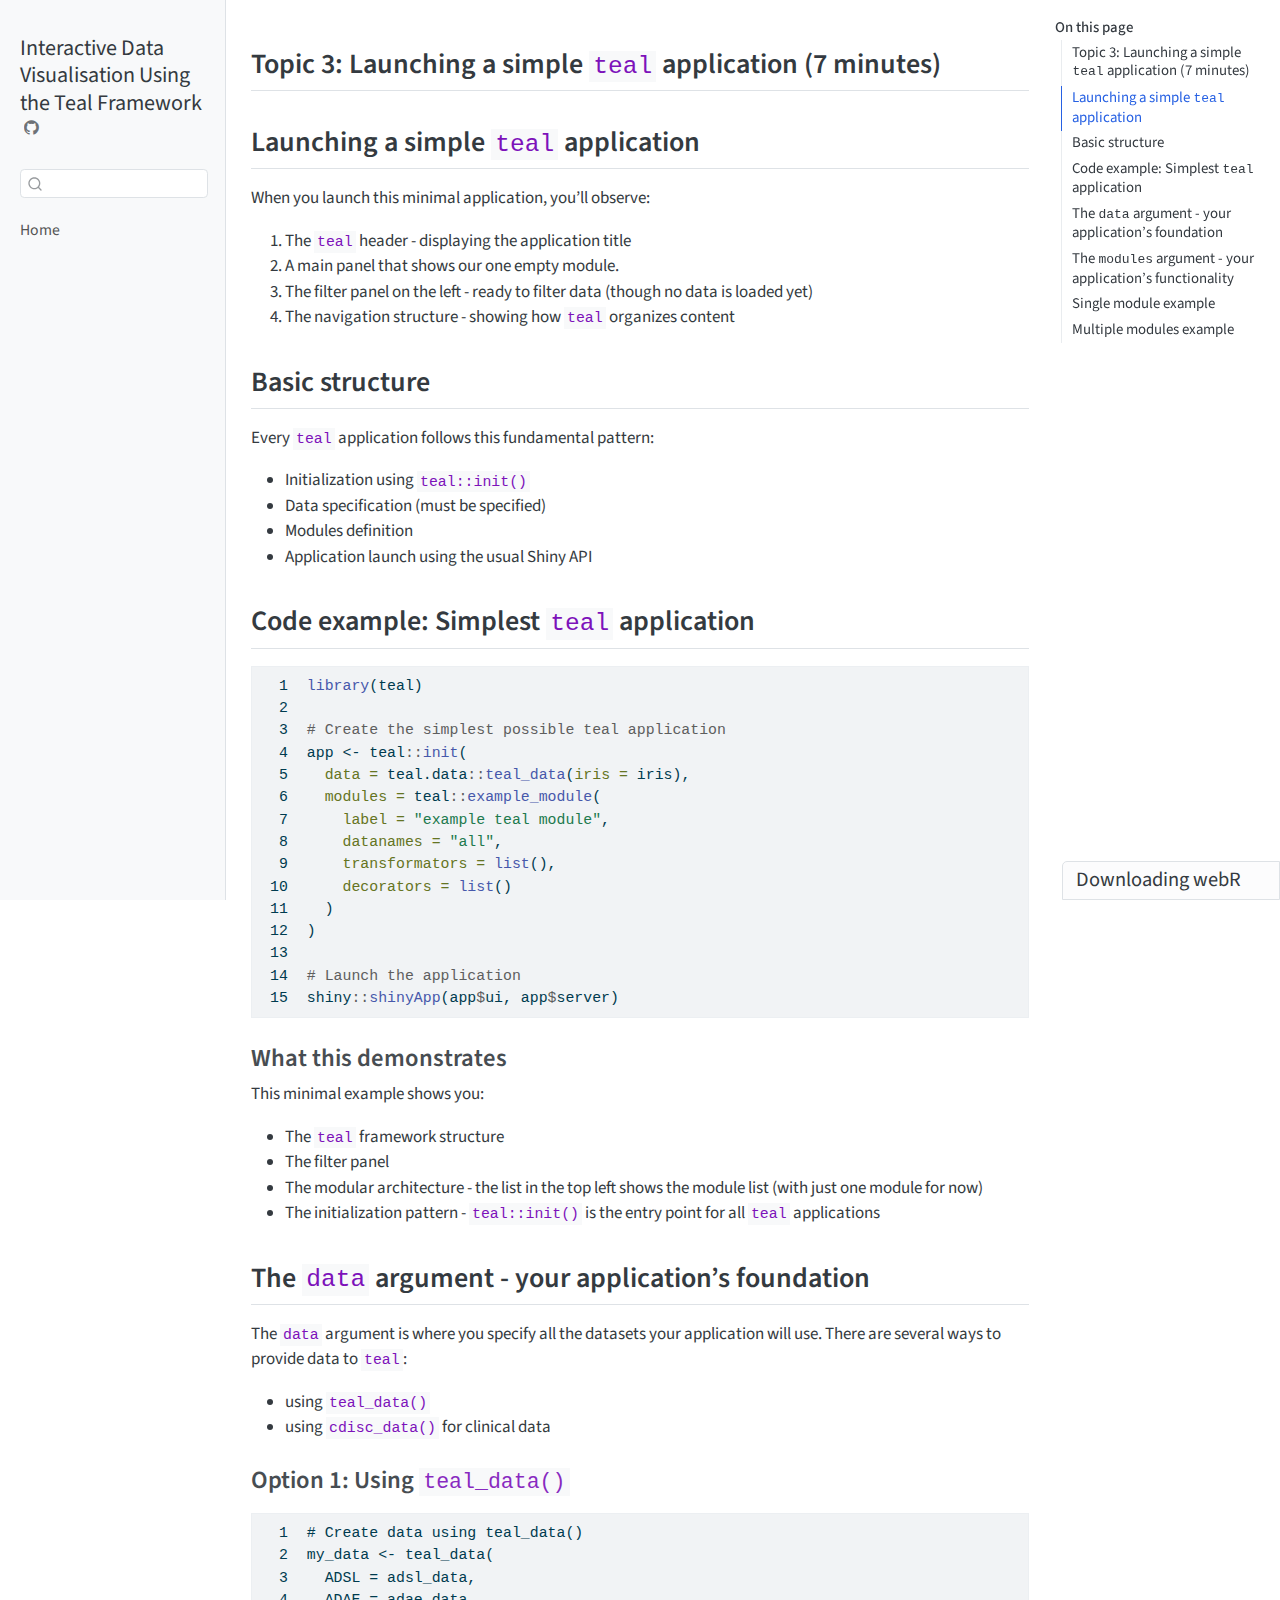
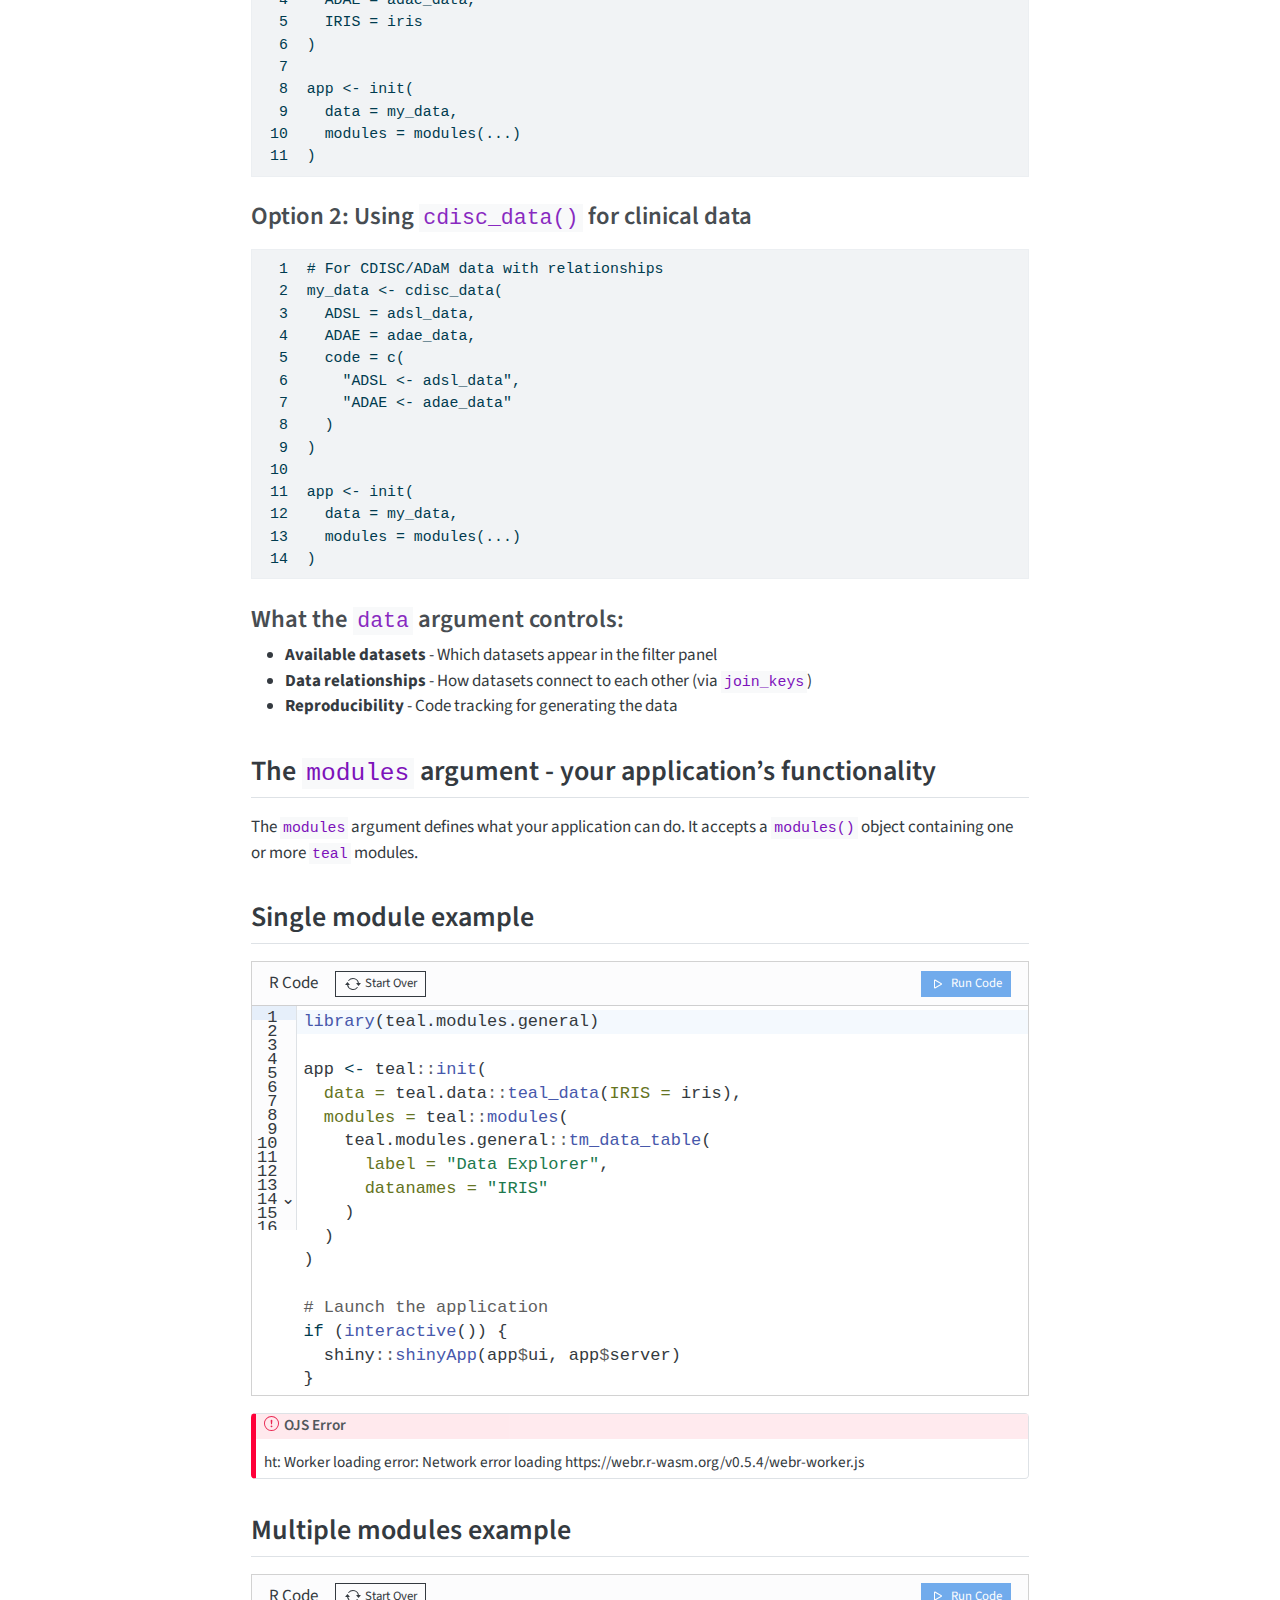
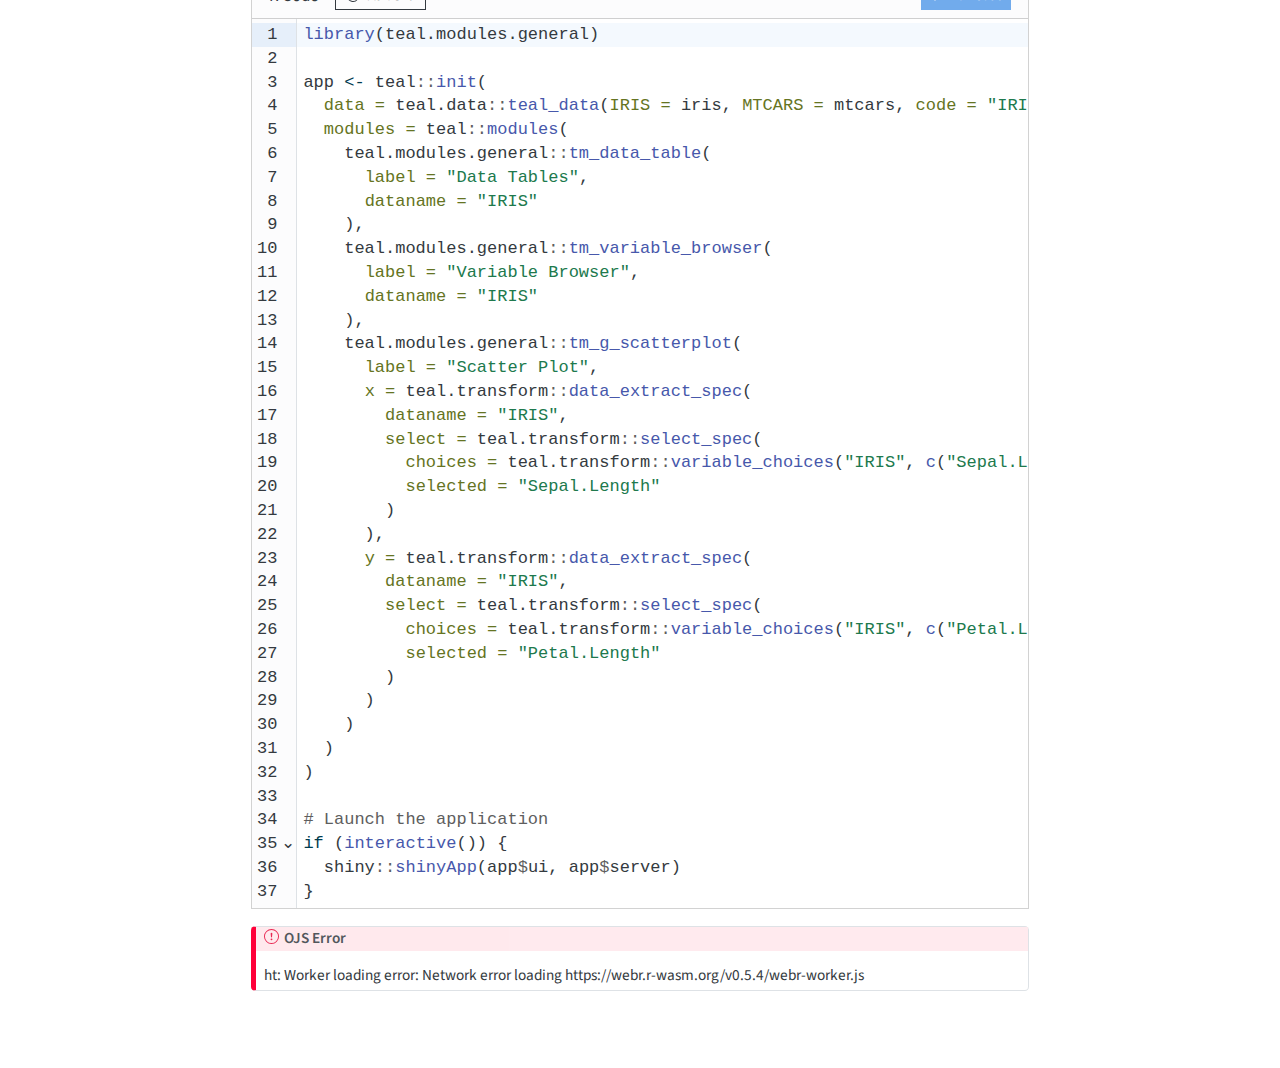
<file: exercises/topic_3/basic_app.html>
<!DOCTYPE html>
<html xmlns="http://www.w3.org/1999/xhtml" lang="en" xml:lang="en"><head>
<meta http-equiv="Content-Type" content="text/html; charset=UTF-8">
<meta charset="utf-8">
<meta name="generator" content="quarto-1.6.42">
<meta name="viewport" content="width=device-width, initial-scale=1.0, user-scalable=yes">
<title>basic_app – Interactive Data Visualisation Using the Teal Framework</title>
<style>
code{white-space: pre-wrap;}
span.smallcaps{font-variant: small-caps;}
div.columns{display: flex; gap: min(4vw, 1.5em);}
div.column{flex: auto; overflow-x: auto;}
div.hanging-indent{margin-left: 1.5em; text-indent: -1.5em;}
ul.task-list{list-style: none;}
ul.task-list li input[type="checkbox"] {
  width: 0.8em;
  margin: 0 0.8em 0.2em -1em; /* quarto-specific, see https://github.com/quarto-dev/quarto-cli/issues/4556 */ 
  vertical-align: middle;
}
/* CSS for syntax highlighting */
pre > code.sourceCode { white-space: pre; position: relative; }
pre > code.sourceCode > span { line-height: 1.25; }
pre > code.sourceCode > span:empty { height: 1.2em; }
.sourceCode { overflow: visible; }
code.sourceCode > span { color: inherit; text-decoration: inherit; }
div.sourceCode { margin: 1em 0; }
pre.sourceCode { margin: 0; }
@media screen {
div.sourceCode { overflow: auto; }
}
@media print {
pre > code.sourceCode { white-space: pre-wrap; }
pre > code.sourceCode > span { display: inline-block; text-indent: -5em; padding-left: 5em; }
}
pre.numberSource code
  { counter-reset: source-line 0; }
pre.numberSource code > span
  { position: relative; left: -4em; counter-increment: source-line; }
pre.numberSource code > span > a:first-child::before
  { content: counter(source-line);
    position: relative; left: -1em; text-align: right; vertical-align: baseline;
    border: none; display: inline-block;
    -webkit-touch-callout: none; -webkit-user-select: none;
    -khtml-user-select: none; -moz-user-select: none;
    -ms-user-select: none; user-select: none;
    padding: 0 4px; width: 4em;
  }
pre.numberSource { margin-left: 3em;  padding-left: 4px; }
div.sourceCode
  {   }
@media screen {
pre > code.sourceCode > span > a:first-child::before { text-decoration: underline; }
}
</style>

<script src="../../site_libs/quarto-nav/quarto-nav.js"></script>
<script src="../../site_libs/quarto-nav/headroom.min.js"></script>
<script src="../../site_libs/clipboard/clipboard.min.js"></script>
<script src="../../site_libs/quarto-search/autocomplete.umd.js"></script>
<script src="../../site_libs/quarto-search/fuse.min.js"></script>
<script src="../../site_libs/quarto-search/quarto-search.js"></script>
<meta name="quarto:offset" content="../../">
<script src="../../site_libs/quarto-html/quarto.js"></script>
<script src="../../site_libs/quarto-html/popper.min.js"></script>
<script src="../../site_libs/quarto-html/tippy.umd.min.js"></script>
<script src="../../site_libs/quarto-html/anchor.min.js"></script>
<link href="../../site_libs/quarto-html/tippy.css" rel="stylesheet">
<link href="../../site_libs/quarto-html/quarto-syntax-highlighting-2f5df379a58b258e96c21c0638c20c03.css" rel="stylesheet" id="quarto-text-highlighting-styles">
<script src="../../site_libs/bootstrap/bootstrap.min.js"></script>
<link href="../../site_libs/bootstrap/bootstrap-icons.css" rel="stylesheet">
<link href="../../site_libs/bootstrap/bootstrap-a1a86a3bdcaae454af1f10ccfdcfd0b7.min.css" rel="stylesheet" append-hash="true" id="quarto-bootstrap" data-mode="light">
<script src="../../site_libs/quarto-contrib/live-runtime/live-runtime.js" type="module"></script>
<link href="../../site_libs/quarto-contrib/live-runtime/live-runtime.css" rel="stylesheet"><script id="quarto-search-options" type="application/json">{
  "location": "sidebar",
  "copy-button": false,
  "collapse-after": 3,
  "panel-placement": "start",
  "type": "textbox",
  "limit": 50,
  "keyboard-shortcut": [
    "f",
    "/",
    "s"
  ],
  "show-item-context": false,
  "language": {
    "search-no-results-text": "No results",
    "search-matching-documents-text": "matching documents",
    "search-copy-link-title": "Copy link to search",
    "search-hide-matches-text": "Hide additional matches",
    "search-more-match-text": "more match in this document",
    "search-more-matches-text": "more matches in this document",
    "search-clear-button-title": "Clear",
    "search-text-placeholder": "",
    "search-detached-cancel-button-title": "Cancel",
    "search-submit-button-title": "Submit",
    "search-label": "Search"
  }
}</script><script type="module" src="../../site_libs/quarto-ojs/quarto-ojs-runtime.js"></script><link href="../../site_libs/quarto-ojs/quarto-ojs.css" rel="stylesheet">
<link rel="stylesheet" href="../../style.css">
</head>
<body class="nav-sidebar docked">

<div id="quarto-search-results"></div>
  <header id="quarto-header" class="headroom fixed-top"><nav class="quarto-secondary-nav"><div class="container-fluid d-flex">
      <button type="button" class="quarto-btn-toggle btn" data-bs-toggle="collapse" role="button" data-bs-target=".quarto-sidebar-collapse-item" aria-controls="quarto-sidebar" aria-expanded="false" aria-label="Toggle sidebar navigation" onclick="if (window.quartoToggleHeadroom) { window.quartoToggleHeadroom(); }">
        <i class="bi bi-layout-text-sidebar-reverse"></i>
      </button>
        <nav class="quarto-page-breadcrumbs" aria-label="breadcrumb"><ol class="breadcrumb"><li class="breadcrumb-item">
      Interactive Data Visualisation Using the Teal Framework
      </li></ol></nav>
        <a class="flex-grow-1" role="navigation" data-bs-toggle="collapse" data-bs-target=".quarto-sidebar-collapse-item" aria-controls="quarto-sidebar" aria-expanded="false" aria-label="Toggle sidebar navigation" onclick="if (window.quartoToggleHeadroom) { window.quartoToggleHeadroom(); }">      
        </a>
      <button type="button" class="btn quarto-search-button" aria-label="Search" onclick="window.quartoOpenSearch();">
        <i class="bi bi-search"></i>
      </button>
    </div>
  </nav></header><!-- content --><div id="quarto-content" class="quarto-container page-columns page-rows-contents page-layout-article">
<!-- sidebar -->
  <nav id="quarto-sidebar" class="sidebar collapse collapse-horizontal quarto-sidebar-collapse-item sidebar-navigation docked overflow-auto"><div class="pt-lg-2 mt-2 text-left sidebar-header">
    <div class="sidebar-title mb-0 py-0">
      <a href="../../">Interactive Data Visualisation Using the Teal Framework</a> 
        <div class="sidebar-tools-main">
    <a href="https://github.com/phuse-org/teal-enhancements" title="" class="quarto-navigation-tool px-1" aria-label=""><i class="bi bi-github"></i></a>
</div>
    </div>
      </div>
        <div class="mt-2 flex-shrink-0 align-items-center">
        <div class="sidebar-search">
        <div id="quarto-search" class="" title="Search"></div>
        </div>
        </div>
    <div class="sidebar-menu-container"> 
    <ul class="list-unstyled mt-1">
<li class="sidebar-item">
  <div class="sidebar-item-container"> 
  <a href="../../index.html" class="sidebar-item-text sidebar-link">
 <span class="menu-text">Home</span></a>
  </div>
</li>
    </ul>
</div>
</nav><div id="quarto-sidebar-glass" class="quarto-sidebar-collapse-item" data-bs-toggle="collapse" data-bs-target=".quarto-sidebar-collapse-item"></div>
<!-- margin-sidebar -->
    <div id="quarto-margin-sidebar" class="sidebar margin-sidebar">
        <nav id="TOC" role="doc-toc" class="toc-active"><h2 id="toc-title">On this page</h2>
   
  <ul>
<li><a href="#topic-3-launching-a-simple-teal-application-7-minutes" id="toc-topic-3-launching-a-simple-teal-application-7-minutes" class="nav-link active" data-scroll-target="#topic-3-launching-a-simple-teal-application-7-minutes">Topic 3: Launching a simple <code>teal</code> application (7 minutes)</a></li>
  <li><a href="#launching-a-simple-teal-application" id="toc-launching-a-simple-teal-application" class="nav-link" data-scroll-target="#launching-a-simple-teal-application">Launching a simple <code>teal</code> application</a></li>
  <li><a href="#basic-structure" id="toc-basic-structure" class="nav-link" data-scroll-target="#basic-structure">Basic structure</a></li>
  <li>
<a href="#code-example-simplest-teal-application" id="toc-code-example-simplest-teal-application" class="nav-link" data-scroll-target="#code-example-simplest-teal-application">Code example: Simplest <code>teal</code> application</a>
  <ul class="collapse">
<li><a href="#what-this-demonstrates" id="toc-what-this-demonstrates" class="nav-link" data-scroll-target="#what-this-demonstrates">What this demonstrates</a></li>
  </ul>
</li>
  <li>
<a href="#the-data-argument---your-applications-foundation" id="toc-the-data-argument---your-applications-foundation" class="nav-link" data-scroll-target="#the-data-argument---your-applications-foundation">The <code>data</code> argument - your application’s foundation</a>
  <ul class="collapse">
<li><a href="#option-1-using-teal_data" id="toc-option-1-using-teal_data" class="nav-link" data-scroll-target="#option-1-using-teal_data">Option 1: Using <code>teal_data()</code></a></li>
  <li><a href="#option-2-using-cdisc_data-for-clinical-data" id="toc-option-2-using-cdisc_data-for-clinical-data" class="nav-link" data-scroll-target="#option-2-using-cdisc_data-for-clinical-data">Option 2: Using <code>cdisc_data()</code> for clinical data</a></li>
  <li><a href="#what-the-data-argument-controls" id="toc-what-the-data-argument-controls" class="nav-link" data-scroll-target="#what-the-data-argument-controls">What the <code>data</code> argument controls:</a></li>
  </ul>
</li>
  <li><a href="#the-modules-argument---your-applications-functionality" id="toc-the-modules-argument---your-applications-functionality" class="nav-link" data-scroll-target="#the-modules-argument---your-applications-functionality">The <code>modules</code> argument - your application’s functionality</a></li>
  <li><a href="#single-module-example" id="toc-single-module-example" class="nav-link" data-scroll-target="#single-module-example">Single module example</a></li>
  <li><a href="#multiple-modules-example" id="toc-multiple-modules-example" class="nav-link" data-scroll-target="#multiple-modules-example">Multiple modules example</a></li>
  </ul></nav>
    </div>
<!-- main -->
<main class="content" id="quarto-document-content"><header id="title-block-header" class="quarto-title-block"></header><section id="topic-3-launching-a-simple-teal-application-7-minutes" class="level2"><h2 class="anchored" data-anchor-id="topic-3-launching-a-simple-teal-application-7-minutes">Topic 3: Launching a simple <code>teal</code> application (7 minutes)</h2>
</section><section id="launching-a-simple-teal-application" class="level2"><h2 class="anchored" data-anchor-id="launching-a-simple-teal-application">Launching a simple <code>teal</code> application</h2>
<p>When you launch this minimal application, you’ll observe:</p>
<ol type="1">
<li>The <code>teal</code> header - displaying the application title</li>
<li>A main panel that shows our one empty module.</li>
<li>The filter panel on the left - ready to filter data (though no data is loaded yet)</li>
<li>The navigation structure - showing how <code>teal</code> organizes content</li>
</ol></section><section id="basic-structure" class="level2"><h2 class="anchored" data-anchor-id="basic-structure">Basic structure</h2>
<p>Every <code>teal</code> application follows this fundamental pattern:</p>
<ul>
<li>Initialization using <code><a href="https://insightsengineering.github.io/teal/latest-tag/reference/init.html">teal::init()</a></code>
</li>
<li>Data specification (must be specified)</li>
<li>Modules definition</li>
<li>Application launch using the usual Shiny API</li>
</ul></section><section id="code-example-simplest-teal-application" class="level2"><h2 class="anchored" data-anchor-id="code-example-simplest-teal-application">Code example: Simplest <code>teal</code> application</h2>
<div class="sourceCode" id="cb1"><pre class="sourceCode numberSource r number-lines code-with-copy"><code class="sourceCode r"><span id="cb1-1"><a href="#cb1-1"></a><span class="fu">library</span>(teal)</span>
<span id="cb1-2"><a href="#cb1-2"></a></span>
<span id="cb1-3"><a href="#cb1-3"></a><span class="co"># Create the simplest possible teal application</span></span>
<span id="cb1-4"><a href="#cb1-4"></a>app <span class="ot">&lt;-</span> teal<span class="sc">::</span><span class="fu">init</span>(</span>
<span id="cb1-5"><a href="#cb1-5"></a>  <span class="at">data =</span> teal.data<span class="sc">::</span><span class="fu">teal_data</span>(<span class="at">iris =</span> iris),</span>
<span id="cb1-6"><a href="#cb1-6"></a>  <span class="at">modules =</span> teal<span class="sc">::</span><span class="fu">example_module</span>(</span>
<span id="cb1-7"><a href="#cb1-7"></a>    <span class="at">label =</span> <span class="st">"example teal module"</span>,</span>
<span id="cb1-8"><a href="#cb1-8"></a>    <span class="at">datanames =</span> <span class="st">"all"</span>,</span>
<span id="cb1-9"><a href="#cb1-9"></a>    <span class="at">transformators =</span> <span class="fu">list</span>(),</span>
<span id="cb1-10"><a href="#cb1-10"></a>    <span class="at">decorators =</span> <span class="fu">list</span>()</span>
<span id="cb1-11"><a href="#cb1-11"></a>  )</span>
<span id="cb1-12"><a href="#cb1-12"></a>)</span>
<span id="cb1-13"><a href="#cb1-13"></a></span>
<span id="cb1-14"><a href="#cb1-14"></a><span class="co"># Launch the application</span></span>
<span id="cb1-15"><a href="#cb1-15"></a>shiny<span class="sc">::</span><span class="fu">shinyApp</span>(app<span class="sc">$</span>ui, app<span class="sc">$</span>server)</span></code><button title="Copy to Clipboard" class="code-copy-button"><i class="bi"></i></button></pre></div>
<section id="what-this-demonstrates" class="level3"><h3 class="anchored" data-anchor-id="what-this-demonstrates">What this demonstrates</h3>
<p>This minimal example shows you:</p>
<ul>
<li>The <code>teal</code> framework structure</li>
<li>The filter panel</li>
<li>The modular architecture - the list in the top left shows the module list (with just one module for now)</li>
<li>The initialization pattern - <code><a href="https://insightsengineering.github.io/teal/latest-tag/reference/init.html">teal::init()</a></code> is the entry point for all <code>teal</code> applications</li>
</ul></section></section><section id="the-data-argument---your-applications-foundation" class="level2"><h2 class="anchored" data-anchor-id="the-data-argument---your-applications-foundation">The <code>data</code> argument - your application’s foundation</h2>
<p>The <code>data</code> argument is where you specify all the datasets your application will use. There are several ways to provide data to <code>teal</code>:</p>
<ul>
<li>using <code>teal_data()</code>
</li>
<li>using <code>cdisc_data()</code> for clinical data</li>
</ul>
<section id="option-1-using-teal_data" class="level3"><h3 class="anchored" data-anchor-id="option-1-using-teal_data">Option 1: Using <code>teal_data()</code>
</h3>
<div class="sourceCode" id="cb2"><pre class="sourceCode numberSource {web-r} number-lines code-with-copy"><code class="sourceCode"><span id="cb2-1"><a href="#cb2-1"></a># Create data using teal_data()</span>
<span id="cb2-2"><a href="#cb2-2"></a>my_data &lt;- teal_data(</span>
<span id="cb2-3"><a href="#cb2-3"></a>  ADSL = adsl_data,</span>
<span id="cb2-4"><a href="#cb2-4"></a>  ADAE = adae_data,</span>
<span id="cb2-5"><a href="#cb2-5"></a>  IRIS = iris</span>
<span id="cb2-6"><a href="#cb2-6"></a>)</span>
<span id="cb2-7"><a href="#cb2-7"></a></span>
<span id="cb2-8"><a href="#cb2-8"></a>app &lt;- init(</span>
<span id="cb2-9"><a href="#cb2-9"></a>  data = my_data,</span>
<span id="cb2-10"><a href="#cb2-10"></a>  modules = modules(...)</span>
<span id="cb2-11"><a href="#cb2-11"></a>)</span></code><button title="Copy to Clipboard" class="code-copy-button"><i class="bi"></i></button></pre></div>
</section><section id="option-2-using-cdisc_data-for-clinical-data" class="level3"><h3 class="anchored" data-anchor-id="option-2-using-cdisc_data-for-clinical-data">Option 2: Using <code>cdisc_data()</code> for clinical data</h3>
<div class="sourceCode" id="cb3"><pre class="sourceCode numberSource {web-r} number-lines code-with-copy"><code class="sourceCode"><span id="cb3-1"><a href="#cb3-1"></a># For CDISC/ADaM data with relationships</span>
<span id="cb3-2"><a href="#cb3-2"></a>my_data &lt;- cdisc_data(</span>
<span id="cb3-3"><a href="#cb3-3"></a>  ADSL = adsl_data,</span>
<span id="cb3-4"><a href="#cb3-4"></a>  ADAE = adae_data,</span>
<span id="cb3-5"><a href="#cb3-5"></a>  code = c(</span>
<span id="cb3-6"><a href="#cb3-6"></a>    "ADSL &lt;- adsl_data",</span>
<span id="cb3-7"><a href="#cb3-7"></a>    "ADAE &lt;- adae_data"</span>
<span id="cb3-8"><a href="#cb3-8"></a>  )</span>
<span id="cb3-9"><a href="#cb3-9"></a>)</span>
<span id="cb3-10"><a href="#cb3-10"></a></span>
<span id="cb3-11"><a href="#cb3-11"></a>app &lt;- init(</span>
<span id="cb3-12"><a href="#cb3-12"></a>  data = my_data,</span>
<span id="cb3-13"><a href="#cb3-13"></a>  modules = modules(...)</span>
<span id="cb3-14"><a href="#cb3-14"></a>)</span></code><button title="Copy to Clipboard" class="code-copy-button"><i class="bi"></i></button></pre></div>
</section><section id="what-the-data-argument-controls" class="level3"><h3 class="anchored" data-anchor-id="what-the-data-argument-controls">What the <code>data</code> argument controls:</h3>
<ul>
<li>
<strong>Available datasets</strong> - Which datasets appear in the filter panel</li>
<li>
<strong>Data relationships</strong> - How datasets connect to each other (via <code>join_keys</code>)</li>
<li>
<strong>Reproducibility</strong> - Code tracking for generating the data</li>
</ul></section></section><section id="the-modules-argument---your-applications-functionality" class="level2"><h2 class="anchored" data-anchor-id="the-modules-argument---your-applications-functionality">The <code>modules</code> argument - your application’s functionality</h2>
<p>The <code>modules</code> argument defines what your application can do. It accepts a <code>modules()</code> object containing one or more <code>teal</code> modules.</p>
</section><section id="single-module-example" class="level2"><h2 class="anchored" data-anchor-id="single-module-example">Single module example</h2>
<div class="cell">
<div>
<div id="webr-1" class="exercise-cell">

</div>
<script type="webr-1-contents">
[base64]
</script>
</div>
</div>
</section><section id="multiple-modules-example" class="level2"><h2 class="anchored" data-anchor-id="multiple-modules-example">Multiple modules example</h2>
<div class="cell">
<div>
<div id="webr-2" class="exercise-cell">

</div>
<script type="webr-2-contents">
[base64]
</script>
</div>
</div>


<script type="webr-data">
[base64]
</script><script type="ojs-module-contents">
[base64]
</script><div id="exercise-loading-indicator" class="exercise-loading-indicator d-none d-flex align-items-center gap-2">
<div id="exercise-loading-status" class="d-flex gap-2">

</div>
<div class="spinner-grow spinner-grow-sm">

</div>
</div>
<script type="vfs-file">
W10=
</script></section></main><!-- /main --><script type="ojs-module-contents">
eyJjb250ZW50cyI6W119
</script><script type="module">
if (window.location.protocol === "file:") { alert("The OJS runtime does not work with file:// URLs. Please use a web server to view this document."); }
window._ojs.paths.runtimeToDoc = "../../exercises/topic_3";
window._ojs.paths.runtimeToRoot = "../..";
window._ojs.paths.docToRoot = "../..";
window._ojs.selfContained = false;
window._ojs.runtime.interpretFromScriptTags();
</script><script id="quarto-html-after-body" type="application/javascript">
window.document.addEventListener("DOMContentLoaded", function (event) {
  const toggleBodyColorMode = (bsSheetEl) => {
    const mode = bsSheetEl.getAttribute("data-mode");
    const bodyEl = window.document.querySelector("body");
    if (mode === "dark") {
      bodyEl.classList.add("quarto-dark");
      bodyEl.classList.remove("quarto-light");
    } else {
      bodyEl.classList.add("quarto-light");
      bodyEl.classList.remove("quarto-dark");
    }
  }
  const toggleBodyColorPrimary = () => {
    const bsSheetEl = window.document.querySelector("link#quarto-bootstrap");
    if (bsSheetEl) {
      toggleBodyColorMode(bsSheetEl);
    }
  }
  toggleBodyColorPrimary();  
  const icon = "";
  const anchorJS = new window.AnchorJS();
  anchorJS.options = {
    placement: 'right',
    icon: icon
  };
  anchorJS.add('.anchored');
  const isCodeAnnotation = (el) => {
    for (const clz of el.classList) {
      if (clz.startsWith('code-annotation-')) {                     
        return true;
      }
    }
    return false;
  }
  const onCopySuccess = function(e) {
    // button target
    const button = e.trigger;
    // don't keep focus
    button.blur();
    // flash "checked"
    button.classList.add('code-copy-button-checked');
    var currentTitle = button.getAttribute("title");
    button.setAttribute("title", "Copied!");
    let tooltip;
    if (window.bootstrap) {
      button.setAttribute("data-bs-toggle", "tooltip");
      button.setAttribute("data-bs-placement", "left");
      button.setAttribute("data-bs-title", "Copied!");
      tooltip = new bootstrap.Tooltip(button, 
        { trigger: "manual", 
          customClass: "code-copy-button-tooltip",
          offset: [0, -8]});
      tooltip.show();    
    }
    setTimeout(function() {
      if (tooltip) {
        tooltip.hide();
        button.removeAttribute("data-bs-title");
        button.removeAttribute("data-bs-toggle");
        button.removeAttribute("data-bs-placement");
      }
      button.setAttribute("title", currentTitle);
      button.classList.remove('code-copy-button-checked');
    }, 1000);
    // clear code selection
    e.clearSelection();
  }
  const getTextToCopy = function(trigger) {
      const codeEl = trigger.previousElementSibling.cloneNode(true);
      for (const childEl of codeEl.children) {
        if (isCodeAnnotation(childEl)) {
          childEl.remove();
        }
      }
      return codeEl.innerText;
  }
  const clipboard = new window.ClipboardJS('.code-copy-button:not([data-in-quarto-modal])', {
    text: getTextToCopy
  });
  clipboard.on('success', onCopySuccess);
  if (window.document.getElementById('quarto-embedded-source-code-modal')) {
    const clipboardModal = new window.ClipboardJS('.code-copy-button[data-in-quarto-modal]', {
      text: getTextToCopy,
      container: window.document.getElementById('quarto-embedded-source-code-modal')
    });
    clipboardModal.on('success', onCopySuccess);
  }
    var localhostRegex = new RegExp(/^(?:http|https):\/\/localhost\:?[0-9]*\//);
    var mailtoRegex = new RegExp(/^mailto:/);
      var filterRegex = new RegExp("https:\/\/averissimo\.github\.io\/teal-enhancements\/");
    var isInternal = (href) => {
        return filterRegex.test(href) || localhostRegex.test(href) || mailtoRegex.test(href);
    }
    // Inspect non-navigation links and adorn them if external
 	var links = window.document.querySelectorAll('a[href]:not(.nav-link):not(.navbar-brand):not(.toc-action):not(.sidebar-link):not(.sidebar-item-toggle):not(.pagination-link):not(.no-external):not([aria-hidden]):not(.dropdown-item):not(.quarto-navigation-tool):not(.about-link)');
    for (var i=0; i<links.length; i++) {
      const link = links[i];
      if (!isInternal(link.href)) {
        // undo the damage that might have been done by quarto-nav.js in the case of
        // links that we want to consider external
        if (link.dataset.originalHref !== undefined) {
          link.href = link.dataset.originalHref;
        }
      }
    }
  function tippyHover(el, contentFn, onTriggerFn, onUntriggerFn) {
    const config = {
      allowHTML: true,
      maxWidth: 500,
      delay: 100,
      arrow: false,
      appendTo: function(el) {
          return el.parentElement;
      },
      interactive: true,
      interactiveBorder: 10,
      theme: 'quarto',
      placement: 'bottom-start',
    };
    if (contentFn) {
      config.content = contentFn;
    }
    if (onTriggerFn) {
      config.onTrigger = onTriggerFn;
    }
    if (onUntriggerFn) {
      config.onUntrigger = onUntriggerFn;
    }
    window.tippy(el, config); 
  }
  const noterefs = window.document.querySelectorAll('a[role="doc-noteref"]');
  for (var i=0; i<noterefs.length; i++) {
    const ref = noterefs[i];
    tippyHover(ref, function() {
      // use id or data attribute instead here
      let href = ref.getAttribute('data-footnote-href') || ref.getAttribute('href');
      try { href = new URL(href).hash; } catch {}
      const id = href.replace(/^#\/?/, "");
      const note = window.document.getElementById(id);
      if (note) {
        return note.innerHTML;
      } else {
        return "";
      }
    });
  }
  const xrefs = window.document.querySelectorAll('a.quarto-xref');
  const processXRef = (id, note) => {
    // Strip column container classes
    const stripColumnClz = (el) => {
      el.classList.remove("page-full", "page-columns");
      if (el.children) {
        for (const child of el.children) {
          stripColumnClz(child);
        }
      }
    }
    stripColumnClz(note)
    if (id === null || id.startsWith('sec-')) {
      // Special case sections, only their first couple elements
      const container = document.createElement("div");
      if (note.children && note.children.length > 2) {
        container.appendChild(note.children[0].cloneNode(true));
        for (let i = 1; i < note.children.length; i++) {
          const child = note.children[i];
          if (child.tagName === "P" && child.innerText === "") {
            continue;
          } else {
            container.appendChild(child.cloneNode(true));
            break;
          }
        }
        if (window.Quarto?.typesetMath) {
          window.Quarto.typesetMath(container);
        }
        return container.innerHTML
      } else {
        if (window.Quarto?.typesetMath) {
          window.Quarto.typesetMath(note);
        }
        return note.innerHTML;
      }
    } else {
      // Remove any anchor links if they are present
      const anchorLink = note.querySelector('a.anchorjs-link');
      if (anchorLink) {
        anchorLink.remove();
      }
      if (window.Quarto?.typesetMath) {
        window.Quarto.typesetMath(note);
      }
      if (note.classList.contains("callout")) {
        return note.outerHTML;
      } else {
        return note.innerHTML;
      }
    }
  }
  for (var i=0; i<xrefs.length; i++) {
    const xref = xrefs[i];
    tippyHover(xref, undefined, function(instance) {
      instance.disable();
      let url = xref.getAttribute('href');
      let hash = undefined; 
      if (url.startsWith('#')) {
        hash = url;
      } else {
        try { hash = new URL(url).hash; } catch {}
      }
      if (hash) {
        const id = hash.replace(/^#\/?/, "");
        const note = window.document.getElementById(id);
        if (note !== null) {
          try {
            const html = processXRef(id, note.cloneNode(true));
            instance.setContent(html);
          } finally {
            instance.enable();
            instance.show();
          }
        } else {
          // See if we can fetch this
          fetch(url.split('#')[0])
          .then(res => res.text())
          .then(html => {
            const parser = new DOMParser();
            const htmlDoc = parser.parseFromString(html, "text/html");
            const note = htmlDoc.getElementById(id);
            if (note !== null) {
              const html = processXRef(id, note);
              instance.setContent(html);
            } 
          }).finally(() => {
            instance.enable();
            instance.show();
          });
        }
      } else {
        // See if we can fetch a full url (with no hash to target)
        // This is a special case and we should probably do some content thinning / targeting
        fetch(url)
        .then(res => res.text())
        .then(html => {
          const parser = new DOMParser();
          const htmlDoc = parser.parseFromString(html, "text/html");
          const note = htmlDoc.querySelector('main.content');
          if (note !== null) {
            // This should only happen for chapter cross references
            // (since there is no id in the URL)
            // remove the first header
            if (note.children.length > 0 && note.children[0].tagName === "HEADER") {
              note.children[0].remove();
            }
            const html = processXRef(null, note);
            instance.setContent(html);
          } 
        }).finally(() => {
          instance.enable();
          instance.show();
        });
      }
    }, function(instance) {
    });
  }
      let selectedAnnoteEl;
      const selectorForAnnotation = ( cell, annotation) => {
        let cellAttr = 'data-code-cell="' + cell + '"';
        let lineAttr = 'data-code-annotation="' +  annotation + '"';
        const selector = 'span[' + cellAttr + '][' + lineAttr + ']';
        return selector;
      }
      const selectCodeLines = (annoteEl) => {
        const doc = window.document;
        const targetCell = annoteEl.getAttribute("data-target-cell");
        const targetAnnotation = annoteEl.getAttribute("data-target-annotation");
        const annoteSpan = window.document.querySelector(selectorForAnnotation(targetCell, targetAnnotation));
        const lines = annoteSpan.getAttribute("data-code-lines").split(",");
        const lineIds = lines.map((line) => {
          return targetCell + "-" + line;
        })
        let top = null;
        let height = null;
        let parent = null;
        if (lineIds.length > 0) {
            //compute the position of the single el (top and bottom and make a div)
            const el = window.document.getElementById(lineIds[0]);
            top = el.offsetTop;
            height = el.offsetHeight;
            parent = el.parentElement.parentElement;
          if (lineIds.length > 1) {
            const lastEl = window.document.getElementById(lineIds[lineIds.length - 1]);
            const bottom = lastEl.offsetTop + lastEl.offsetHeight;
            height = bottom - top;
          }
          if (top !== null && height !== null && parent !== null) {
            // cook up a div (if necessary) and position it 
            let div = window.document.getElementById("code-annotation-line-highlight");
            if (div === null) {
              div = window.document.createElement("div");
              div.setAttribute("id", "code-annotation-line-highlight");
              div.style.position = 'absolute';
              parent.appendChild(div);
            }
            div.style.top = top - 2 + "px";
            div.style.height = height + 4 + "px";
            div.style.left = 0;
            let gutterDiv = window.document.getElementById("code-annotation-line-highlight-gutter");
            if (gutterDiv === null) {
              gutterDiv = window.document.createElement("div");
              gutterDiv.setAttribute("id", "code-annotation-line-highlight-gutter");
              gutterDiv.style.position = 'absolute';
              const codeCell = window.document.getElementById(targetCell);
              const gutter = codeCell.querySelector('.code-annotation-gutter');
              gutter.appendChild(gutterDiv);
            }
            gutterDiv.style.top = top - 2 + "px";
            gutterDiv.style.height = height + 4 + "px";
          }
          selectedAnnoteEl = annoteEl;
        }
      };
      const unselectCodeLines = () => {
        const elementsIds = ["code-annotation-line-highlight", "code-annotation-line-highlight-gutter"];
        elementsIds.forEach((elId) => {
          const div = window.document.getElementById(elId);
          if (div) {
            div.remove();
          }
        });
        selectedAnnoteEl = undefined;
      };
        // Handle positioning of the toggle
    window.addEventListener(
      "resize",
      throttle(() => {
        elRect = undefined;
        if (selectedAnnoteEl) {
          selectCodeLines(selectedAnnoteEl);
        }
      }, 10)
    );
    function throttle(fn, ms) {
    let throttle = false;
    let timer;
      return (...args) => {
        if(!throttle) { // first call gets through
            fn.apply(this, args);
            throttle = true;
        } else { // all the others get throttled
            if(timer) clearTimeout(timer); // cancel #2
            timer = setTimeout(() => {
              fn.apply(this, args);
              timer = throttle = false;
            }, ms);
        }
      };
    }
      // Attach click handler to the DT
      const annoteDls = window.document.querySelectorAll('dt[data-target-cell]');
      for (const annoteDlNode of annoteDls) {
        annoteDlNode.addEventListener('click', (event) => {
          const clickedEl = event.target;
          if (clickedEl !== selectedAnnoteEl) {
            unselectCodeLines();
            const activeEl = window.document.querySelector('dt[data-target-cell].code-annotation-active');
            if (activeEl) {
              activeEl.classList.remove('code-annotation-active');
            }
            selectCodeLines(clickedEl);
            clickedEl.classList.add('code-annotation-active');
          } else {
            // Unselect the line
            unselectCodeLines();
            clickedEl.classList.remove('code-annotation-active');
          }
        });
      }
  const findCites = (el) => {
    const parentEl = el.parentElement;
    if (parentEl) {
      const cites = parentEl.dataset.cites;
      if (cites) {
        return {
          el,
          cites: cites.split(' ')
        };
      } else {
        return findCites(el.parentElement)
      }
    } else {
      return undefined;
    }
  };
  var bibliorefs = window.document.querySelectorAll('a[role="doc-biblioref"]');
  for (var i=0; i<bibliorefs.length; i++) {
    const ref = bibliorefs[i];
    const citeInfo = findCites(ref);
    if (citeInfo) {
      tippyHover(citeInfo.el, function() {
        var popup = window.document.createElement('div');
        citeInfo.cites.forEach(function(cite) {
          var citeDiv = window.document.createElement('div');
          citeDiv.classList.add('hanging-indent');
          citeDiv.classList.add('csl-entry');
          var biblioDiv = window.document.getElementById('ref-' + cite);
          if (biblioDiv) {
            citeDiv.innerHTML = biblioDiv.innerHTML;
          }
          popup.appendChild(citeDiv);
        });
        return popup.innerHTML;
      });
    }
  }
});
</script>
</div> <!-- /content -->



</body></html>
</file>
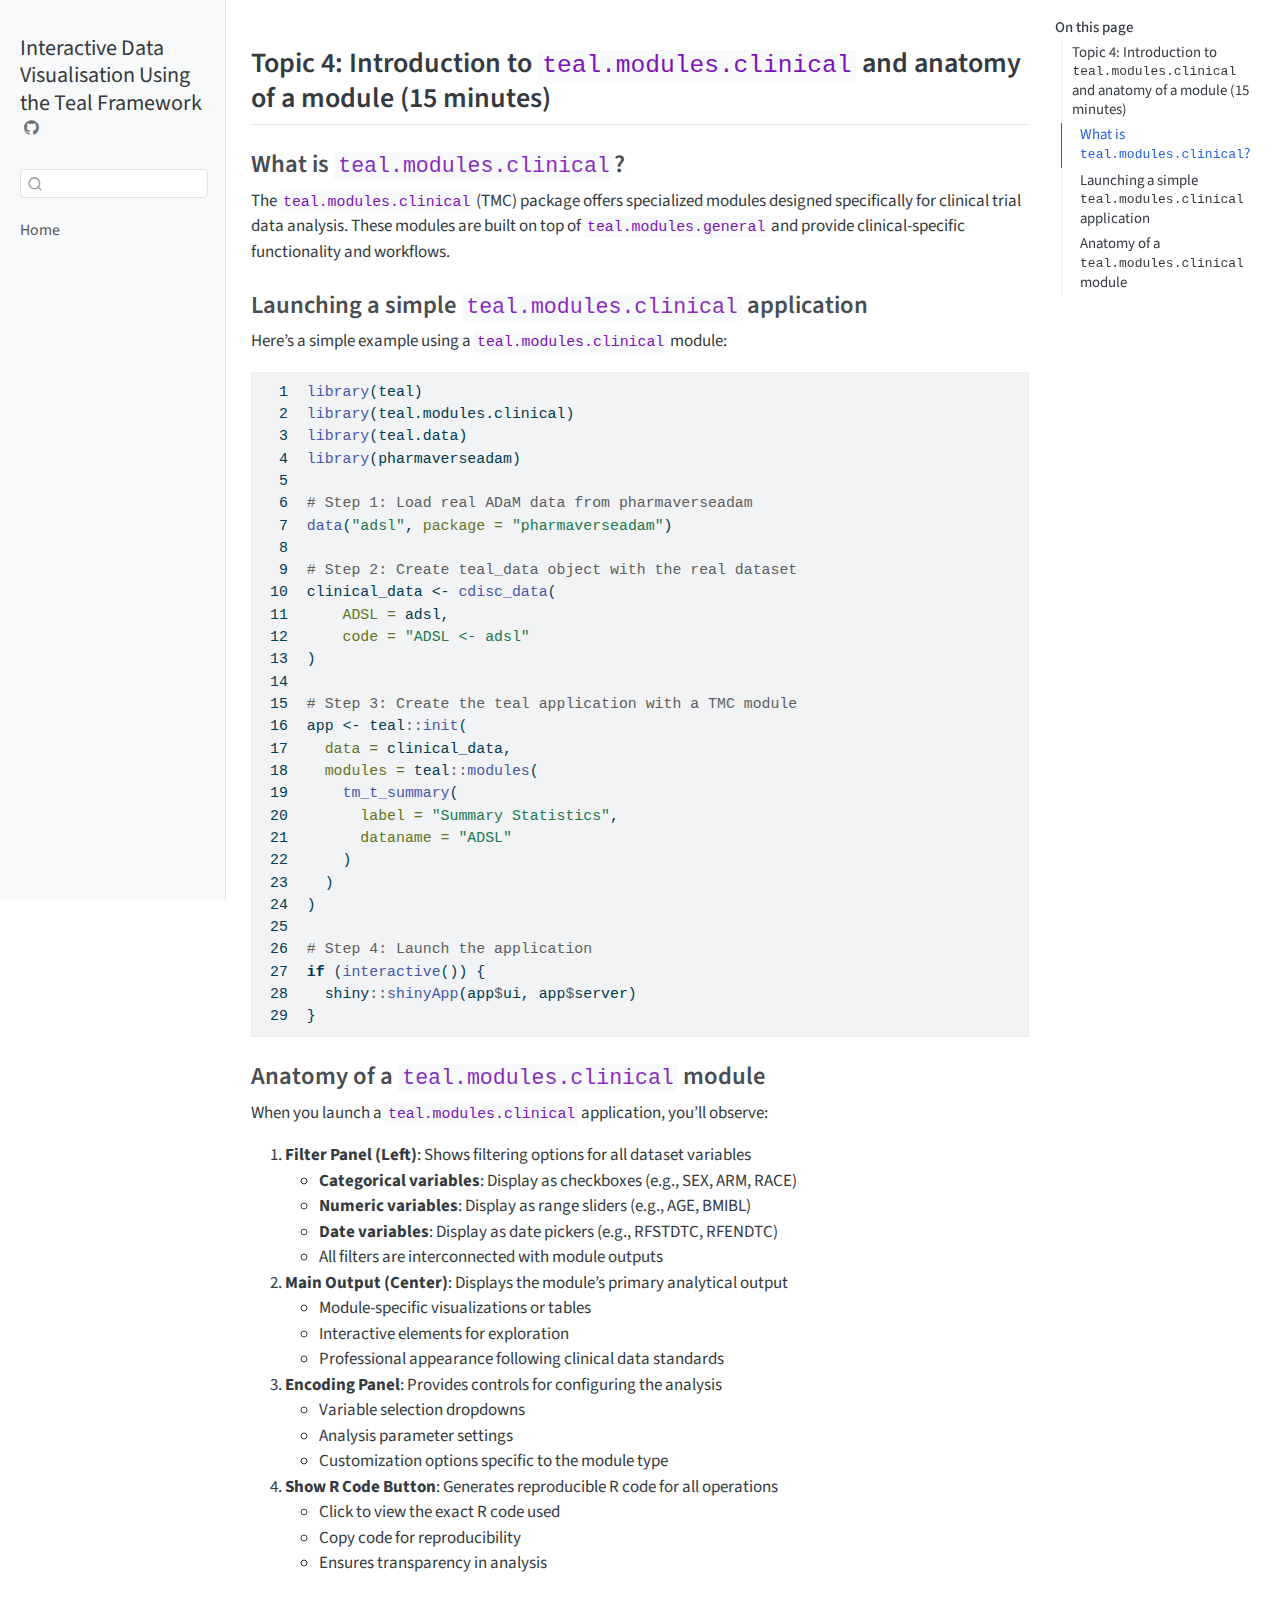
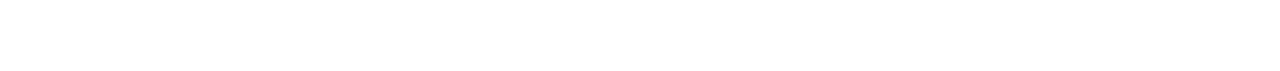
<file: exercises/topic_4/launching_tmc_modules.html>
<!DOCTYPE html>
<html xmlns="http://www.w3.org/1999/xhtml" lang="en" xml:lang="en"><head>

<meta charset="utf-8">
<meta name="generator" content="quarto-1.6.42">

<meta name="viewport" content="width=device-width, initial-scale=1.0, user-scalable=yes">


<title>launching_tmc_modules – Interactive Data Visualisation Using the Teal Framework</title>
<style>
code{white-space: pre-wrap;}
span.smallcaps{font-variant: small-caps;}
div.columns{display: flex; gap: min(4vw, 1.5em);}
div.column{flex: auto; overflow-x: auto;}
div.hanging-indent{margin-left: 1.5em; text-indent: -1.5em;}
ul.task-list{list-style: none;}
ul.task-list li input[type="checkbox"] {
  width: 0.8em;
  margin: 0 0.8em 0.2em -1em; /* quarto-specific, see https://github.com/quarto-dev/quarto-cli/issues/4556 */ 
  vertical-align: middle;
}
/* CSS for syntax highlighting */
pre > code.sourceCode { white-space: pre; position: relative; }
pre > code.sourceCode > span { line-height: 1.25; }
pre > code.sourceCode > span:empty { height: 1.2em; }
.sourceCode { overflow: visible; }
code.sourceCode > span { color: inherit; text-decoration: inherit; }
div.sourceCode { margin: 1em 0; }
pre.sourceCode { margin: 0; }
@media screen {
div.sourceCode { overflow: auto; }
}
@media print {
pre > code.sourceCode { white-space: pre-wrap; }
pre > code.sourceCode > span { display: inline-block; text-indent: -5em; padding-left: 5em; }
}
pre.numberSource code
  { counter-reset: source-line 0; }
pre.numberSource code > span
  { position: relative; left: -4em; counter-increment: source-line; }
pre.numberSource code > span > a:first-child::before
  { content: counter(source-line);
    position: relative; left: -1em; text-align: right; vertical-align: baseline;
    border: none; display: inline-block;
    -webkit-touch-callout: none; -webkit-user-select: none;
    -khtml-user-select: none; -moz-user-select: none;
    -ms-user-select: none; user-select: none;
    padding: 0 4px; width: 4em;
  }
pre.numberSource { margin-left: 3em;  padding-left: 4px; }
div.sourceCode
  {   }
@media screen {
pre > code.sourceCode > span > a:first-child::before { text-decoration: underline; }
}
</style>


<script src="../../site_libs/quarto-nav/quarto-nav.js"></script>
<script src="../../site_libs/quarto-nav/headroom.min.js"></script>
<script src="../../site_libs/clipboard/clipboard.min.js"></script>
<script src="../../site_libs/quarto-search/autocomplete.umd.js"></script>
<script src="../../site_libs/quarto-search/fuse.min.js"></script>
<script src="../../site_libs/quarto-search/quarto-search.js"></script>
<meta name="quarto:offset" content="../../">
<script src="../../site_libs/quarto-html/quarto.js"></script>
<script src="../../site_libs/quarto-html/popper.min.js"></script>
<script src="../../site_libs/quarto-html/tippy.umd.min.js"></script>
<script src="../../site_libs/quarto-html/anchor.min.js"></script>
<link href="../../site_libs/quarto-html/tippy.css" rel="stylesheet">
<link href="../../site_libs/quarto-html/quarto-syntax-highlighting-2f5df379a58b258e96c21c0638c20c03.css" rel="stylesheet" id="quarto-text-highlighting-styles">
<script src="../../site_libs/bootstrap/bootstrap.min.js"></script>
<link href="../../site_libs/bootstrap/bootstrap-icons.css" rel="stylesheet">
<link href="../../site_libs/bootstrap/bootstrap-a1a86a3bdcaae454af1f10ccfdcfd0b7.min.css" rel="stylesheet" append-hash="true" id="quarto-bootstrap" data-mode="light">
<script src="../../site_libs/quarto-contrib/live-runtime/live-runtime.js" type="module"></script>
<link href="../../site_libs/quarto-contrib/live-runtime/live-runtime.css" rel="stylesheet">
<script id="quarto-search-options" type="application/json">{
  "location": "sidebar",
  "copy-button": false,
  "collapse-after": 3,
  "panel-placement": "start",
  "type": "textbox",
  "limit": 50,
  "keyboard-shortcut": [
    "f",
    "/",
    "s"
  ],
  "show-item-context": false,
  "language": {
    "search-no-results-text": "No results",
    "search-matching-documents-text": "matching documents",
    "search-copy-link-title": "Copy link to search",
    "search-hide-matches-text": "Hide additional matches",
    "search-more-match-text": "more match in this document",
    "search-more-matches-text": "more matches in this document",
    "search-clear-button-title": "Clear",
    "search-text-placeholder": "",
    "search-detached-cancel-button-title": "Cancel",
    "search-submit-button-title": "Submit",
    "search-label": "Search"
  }
}</script>
<script type="module" src="../../site_libs/quarto-ojs/quarto-ojs-runtime.js"></script>
<link href="../../site_libs/quarto-ojs/quarto-ojs.css" rel="stylesheet">


<link rel="stylesheet" href="../../style.css">
</head>

<body class="nav-sidebar docked">

<div id="quarto-search-results"></div>
  <header id="quarto-header" class="headroom fixed-top">
  <nav class="quarto-secondary-nav">
    <div class="container-fluid d-flex">
      <button type="button" class="quarto-btn-toggle btn" data-bs-toggle="collapse" role="button" data-bs-target=".quarto-sidebar-collapse-item" aria-controls="quarto-sidebar" aria-expanded="false" aria-label="Toggle sidebar navigation" onclick="if (window.quartoToggleHeadroom) { window.quartoToggleHeadroom(); }">
        <i class="bi bi-layout-text-sidebar-reverse"></i>
      </button>
        <nav class="quarto-page-breadcrumbs" aria-label="breadcrumb"><ol class="breadcrumb"><li class="breadcrumb-item">
      Interactive Data Visualisation Using the Teal Framework
      </li></ol></nav>
        <a class="flex-grow-1" role="navigation" data-bs-toggle="collapse" data-bs-target=".quarto-sidebar-collapse-item" aria-controls="quarto-sidebar" aria-expanded="false" aria-label="Toggle sidebar navigation" onclick="if (window.quartoToggleHeadroom) { window.quartoToggleHeadroom(); }">      
        </a>
      <button type="button" class="btn quarto-search-button" aria-label="Search" onclick="window.quartoOpenSearch();">
        <i class="bi bi-search"></i>
      </button>
    </div>
  </nav>
</header>
<!-- content -->
<div id="quarto-content" class="quarto-container page-columns page-rows-contents page-layout-article">
<!-- sidebar -->
  <nav id="quarto-sidebar" class="sidebar collapse collapse-horizontal quarto-sidebar-collapse-item sidebar-navigation docked overflow-auto">
    <div class="pt-lg-2 mt-2 text-left sidebar-header">
    <div class="sidebar-title mb-0 py-0">
      <a href="../../">Interactive Data Visualisation Using the Teal Framework</a> 
        <div class="sidebar-tools-main">
    <a href="https://github.com/phuse-org/teal-enhancements" title="" class="quarto-navigation-tool px-1" aria-label=""><i class="bi bi-github"></i></a>
</div>
    </div>
      </div>
        <div class="mt-2 flex-shrink-0 align-items-center">
        <div class="sidebar-search">
        <div id="quarto-search" class="" title="Search"></div>
        </div>
        </div>
    <div class="sidebar-menu-container"> 
    <ul class="list-unstyled mt-1">
        <li class="sidebar-item">
  <div class="sidebar-item-container"> 
  <a href="../../index.html" class="sidebar-item-text sidebar-link">
 <span class="menu-text">Home</span></a>
  </div>
</li>
    </ul>
    </div>
</nav>
<div id="quarto-sidebar-glass" class="quarto-sidebar-collapse-item" data-bs-toggle="collapse" data-bs-target=".quarto-sidebar-collapse-item"></div>
<!-- margin-sidebar -->
    <div id="quarto-margin-sidebar" class="sidebar margin-sidebar">
        <nav id="TOC" role="doc-toc" class="toc-active">
    <h2 id="toc-title">On this page</h2>
   
  <ul>
  <li><a href="#topic-4-introduction-to-teal.modules.clinical-and-anatomy-of-a-module-15-minutes" id="toc-topic-4-introduction-to-teal.modules.clinical-and-anatomy-of-a-module-15-minutes" class="nav-link active" data-scroll-target="#topic-4-introduction-to-teal.modules.clinical-and-anatomy-of-a-module-15-minutes">Topic 4: Introduction to <code>teal.modules.clinical</code> and anatomy of a module (15 minutes)</a>
  <ul class="collapse">
  <li><a href="#what-is-teal.modules.clinical" id="toc-what-is-teal.modules.clinical" class="nav-link" data-scroll-target="#what-is-teal.modules.clinical">What is <code>teal.modules.clinical</code>?</a></li>
  <li><a href="#launching-a-simple-teal.modules.clinical-application" id="toc-launching-a-simple-teal.modules.clinical-application" class="nav-link" data-scroll-target="#launching-a-simple-teal.modules.clinical-application">Launching a simple <code>teal.modules.clinical</code> application</a></li>
  <li><a href="#anatomy-of-a-teal.modules.clinical-module" id="toc-anatomy-of-a-teal.modules.clinical-module" class="nav-link" data-scroll-target="#anatomy-of-a-teal.modules.clinical-module">Anatomy of a <code>teal.modules.clinical</code> module</a></li>
  </ul></li>
  </ul>
</nav>
    </div>
<!-- main -->
<main class="content" id="quarto-document-content"><header id="title-block-header" class="quarto-title-block"></header>




<section id="topic-4-introduction-to-teal.modules.clinical-and-anatomy-of-a-module-15-minutes" class="level2">
<h2 class="anchored" data-anchor-id="topic-4-introduction-to-teal.modules.clinical-and-anatomy-of-a-module-15-minutes">Topic 4: Introduction to <code>teal.modules.clinical</code> and anatomy of a module (15 minutes)</h2>
<section id="what-is-teal.modules.clinical" class="level3">
<h3 class="anchored" data-anchor-id="what-is-teal.modules.clinical">What is <code>teal.modules.clinical</code>?</h3>
<p>The <code>teal.modules.clinical</code> (TMC) package offers specialized modules designed specifically for clinical trial data analysis. These modules are built on top of <code>teal.modules.general</code> and provide clinical-specific functionality and workflows.</p>
</section>
<section id="launching-a-simple-teal.modules.clinical-application" class="level3">
<h3 class="anchored" data-anchor-id="launching-a-simple-teal.modules.clinical-application">Launching a simple <code>teal.modules.clinical</code> application</h3>
<p>Here’s a simple example using a <code>teal.modules.clinical</code> module:</p>
<div class="sourceCode" id="cb1"><pre class="sourceCode numberSource r number-lines code-with-copy"><code class="sourceCode r"><span id="cb1-1"><a href="#cb1-1"></a><span class="fu">library</span>(teal)</span>
<span id="cb1-2"><a href="#cb1-2"></a><span class="fu">library</span>(teal.modules.clinical)</span>
<span id="cb1-3"><a href="#cb1-3"></a><span class="fu">library</span>(teal.data)</span>
<span id="cb1-4"><a href="#cb1-4"></a><span class="fu">library</span>(pharmaverseadam)</span>
<span id="cb1-5"><a href="#cb1-5"></a></span>
<span id="cb1-6"><a href="#cb1-6"></a><span class="co"># Step 1: Load real ADaM data from pharmaverseadam</span></span>
<span id="cb1-7"><a href="#cb1-7"></a><span class="fu">data</span>(<span class="st">"adsl"</span>, <span class="at">package =</span> <span class="st">"pharmaverseadam"</span>)</span>
<span id="cb1-8"><a href="#cb1-8"></a></span>
<span id="cb1-9"><a href="#cb1-9"></a><span class="co"># Step 2: Create teal_data object with the real dataset</span></span>
<span id="cb1-10"><a href="#cb1-10"></a>clinical_data <span class="ot">&lt;-</span> <span class="fu">cdisc_data</span>(</span>
<span id="cb1-11"><a href="#cb1-11"></a>    <span class="at">ADSL =</span> adsl,</span>
<span id="cb1-12"><a href="#cb1-12"></a>    <span class="at">code =</span> <span class="st">"ADSL &lt;- adsl"</span></span>
<span id="cb1-13"><a href="#cb1-13"></a>)</span>
<span id="cb1-14"><a href="#cb1-14"></a></span>
<span id="cb1-15"><a href="#cb1-15"></a><span class="co"># Step 3: Create the teal application with a TMC module</span></span>
<span id="cb1-16"><a href="#cb1-16"></a>app <span class="ot">&lt;-</span> teal<span class="sc">::</span><span class="fu">init</span>(</span>
<span id="cb1-17"><a href="#cb1-17"></a>  <span class="at">data =</span> clinical_data,</span>
<span id="cb1-18"><a href="#cb1-18"></a>  <span class="at">modules =</span> teal<span class="sc">::</span><span class="fu">modules</span>(</span>
<span id="cb1-19"><a href="#cb1-19"></a>    <span class="fu">tm_t_summary</span>(</span>
<span id="cb1-20"><a href="#cb1-20"></a>      <span class="at">label =</span> <span class="st">"Summary Statistics"</span>,</span>
<span id="cb1-21"><a href="#cb1-21"></a>      <span class="at">dataname =</span> <span class="st">"ADSL"</span></span>
<span id="cb1-22"><a href="#cb1-22"></a>    )</span>
<span id="cb1-23"><a href="#cb1-23"></a>  )</span>
<span id="cb1-24"><a href="#cb1-24"></a>)</span>
<span id="cb1-25"><a href="#cb1-25"></a></span>
<span id="cb1-26"><a href="#cb1-26"></a><span class="co"># Step 4: Launch the application</span></span>
<span id="cb1-27"><a href="#cb1-27"></a><span class="cf">if</span> (<span class="fu">interactive</span>()) {</span>
<span id="cb1-28"><a href="#cb1-28"></a>  shiny<span class="sc">::</span><span class="fu">shinyApp</span>(app<span class="sc">$</span>ui, app<span class="sc">$</span>server)</span>
<span id="cb1-29"><a href="#cb1-29"></a>}</span></code><button title="Copy to Clipboard" class="code-copy-button"><i class="bi"></i></button></pre></div>
</section>
<section id="anatomy-of-a-teal.modules.clinical-module" class="level3">
<h3 class="anchored" data-anchor-id="anatomy-of-a-teal.modules.clinical-module">Anatomy of a <code>teal.modules.clinical</code> module</h3>
<p>When you launch a <code>teal.modules.clinical</code> application, you’ll observe:</p>
<ol type="1">
<li><strong>Filter Panel (Left)</strong>: Shows filtering options for all dataset variables
<ul>
<li><strong>Categorical variables</strong>: Display as checkboxes (e.g., SEX, ARM, RACE)</li>
<li><strong>Numeric variables</strong>: Display as range sliders (e.g., AGE, BMIBL)</li>
<li><strong>Date variables</strong>: Display as date pickers (e.g., RFSTDTC, RFENDTC)</li>
<li>All filters are interconnected with module outputs</li>
</ul></li>
<li><strong>Main Output (Center)</strong>: Displays the module’s primary analytical output
<ul>
<li>Module-specific visualizations or tables</li>
<li>Interactive elements for exploration</li>
<li>Professional appearance following clinical data standards</li>
</ul></li>
<li><strong>Encoding Panel</strong>: Provides controls for configuring the analysis
<ul>
<li>Variable selection dropdowns</li>
<li>Analysis parameter settings</li>
<li>Customization options specific to the module type</li>
</ul></li>
<li><strong>Show R Code Button</strong>: Generates reproducible R code for all operations
<ul>
<li>Click to view the exact R code used</li>
<li>Copy code for reproducibility</li>
<li>Ensures transparency in analysis</li>
</ul></li>
</ol>


<script type="ojs-module-contents">
eyJjb250ZW50cyI6W119
</script>
<div id="exercise-loading-indicator" class="exercise-loading-indicator d-none d-flex align-items-center gap-2">
<div id="exercise-loading-status" class="d-flex gap-2">

</div>
<div class="spinner-grow spinner-grow-sm">

</div>
</div>
<script type="vfs-file">
W10=
</script>
</section>
</section>

</main> <!-- /main -->
<script type="ojs-module-contents">
eyJjb250ZW50cyI6W119
</script>
<script type="module">
if (window.location.protocol === "file:") { alert("The OJS runtime does not work with file:// URLs. Please use a web server to view this document."); }
window._ojs.paths.runtimeToDoc = "../../exercises/topic_4";
window._ojs.paths.runtimeToRoot = "../..";
window._ojs.paths.docToRoot = "../..";
window._ojs.selfContained = false;
window._ojs.runtime.interpretFromScriptTags();
</script>
<script id="quarto-html-after-body" type="application/javascript">
window.document.addEventListener("DOMContentLoaded", function (event) {
  const toggleBodyColorMode = (bsSheetEl) => {
    const mode = bsSheetEl.getAttribute("data-mode");
    const bodyEl = window.document.querySelector("body");
    if (mode === "dark") {
      bodyEl.classList.add("quarto-dark");
      bodyEl.classList.remove("quarto-light");
    } else {
      bodyEl.classList.add("quarto-light");
      bodyEl.classList.remove("quarto-dark");
    }
  }
  const toggleBodyColorPrimary = () => {
    const bsSheetEl = window.document.querySelector("link#quarto-bootstrap");
    if (bsSheetEl) {
      toggleBodyColorMode(bsSheetEl);
    }
  }
  toggleBodyColorPrimary();  
  const icon = "";
  const anchorJS = new window.AnchorJS();
  anchorJS.options = {
    placement: 'right',
    icon: icon
  };
  anchorJS.add('.anchored');
  const isCodeAnnotation = (el) => {
    for (const clz of el.classList) {
      if (clz.startsWith('code-annotation-')) {                     
        return true;
      }
    }
    return false;
  }
  const onCopySuccess = function(e) {
    // button target
    const button = e.trigger;
    // don't keep focus
    button.blur();
    // flash "checked"
    button.classList.add('code-copy-button-checked');
    var currentTitle = button.getAttribute("title");
    button.setAttribute("title", "Copied!");
    let tooltip;
    if (window.bootstrap) {
      button.setAttribute("data-bs-toggle", "tooltip");
      button.setAttribute("data-bs-placement", "left");
      button.setAttribute("data-bs-title", "Copied!");
      tooltip = new bootstrap.Tooltip(button, 
        { trigger: "manual", 
          customClass: "code-copy-button-tooltip",
          offset: [0, -8]});
      tooltip.show();    
    }
    setTimeout(function() {
      if (tooltip) {
        tooltip.hide();
        button.removeAttribute("data-bs-title");
        button.removeAttribute("data-bs-toggle");
        button.removeAttribute("data-bs-placement");
      }
      button.setAttribute("title", currentTitle);
      button.classList.remove('code-copy-button-checked');
    }, 1000);
    // clear code selection
    e.clearSelection();
  }
  const getTextToCopy = function(trigger) {
      const codeEl = trigger.previousElementSibling.cloneNode(true);
      for (const childEl of codeEl.children) {
        if (isCodeAnnotation(childEl)) {
          childEl.remove();
        }
      }
      return codeEl.innerText;
  }
  const clipboard = new window.ClipboardJS('.code-copy-button:not([data-in-quarto-modal])', {
    text: getTextToCopy
  });
  clipboard.on('success', onCopySuccess);
  if (window.document.getElementById('quarto-embedded-source-code-modal')) {
    const clipboardModal = new window.ClipboardJS('.code-copy-button[data-in-quarto-modal]', {
      text: getTextToCopy,
      container: window.document.getElementById('quarto-embedded-source-code-modal')
    });
    clipboardModal.on('success', onCopySuccess);
  }
    var localhostRegex = new RegExp(/^(?:http|https):\/\/localhost\:?[0-9]*\//);
    var mailtoRegex = new RegExp(/^mailto:/);
      var filterRegex = new RegExp("https:\/\/averissimo\.github\.io\/teal-enhancements\/");
    var isInternal = (href) => {
        return filterRegex.test(href) || localhostRegex.test(href) || mailtoRegex.test(href);
    }
    // Inspect non-navigation links and adorn them if external
 	var links = window.document.querySelectorAll('a[href]:not(.nav-link):not(.navbar-brand):not(.toc-action):not(.sidebar-link):not(.sidebar-item-toggle):not(.pagination-link):not(.no-external):not([aria-hidden]):not(.dropdown-item):not(.quarto-navigation-tool):not(.about-link)');
    for (var i=0; i<links.length; i++) {
      const link = links[i];
      if (!isInternal(link.href)) {
        // undo the damage that might have been done by quarto-nav.js in the case of
        // links that we want to consider external
        if (link.dataset.originalHref !== undefined) {
          link.href = link.dataset.originalHref;
        }
      }
    }
  function tippyHover(el, contentFn, onTriggerFn, onUntriggerFn) {
    const config = {
      allowHTML: true,
      maxWidth: 500,
      delay: 100,
      arrow: false,
      appendTo: function(el) {
          return el.parentElement;
      },
      interactive: true,
      interactiveBorder: 10,
      theme: 'quarto',
      placement: 'bottom-start',
    };
    if (contentFn) {
      config.content = contentFn;
    }
    if (onTriggerFn) {
      config.onTrigger = onTriggerFn;
    }
    if (onUntriggerFn) {
      config.onUntrigger = onUntriggerFn;
    }
    window.tippy(el, config); 
  }
  const noterefs = window.document.querySelectorAll('a[role="doc-noteref"]');
  for (var i=0; i<noterefs.length; i++) {
    const ref = noterefs[i];
    tippyHover(ref, function() {
      // use id or data attribute instead here
      let href = ref.getAttribute('data-footnote-href') || ref.getAttribute('href');
      try { href = new URL(href).hash; } catch {}
      const id = href.replace(/^#\/?/, "");
      const note = window.document.getElementById(id);
      if (note) {
        return note.innerHTML;
      } else {
        return "";
      }
    });
  }
  const xrefs = window.document.querySelectorAll('a.quarto-xref');
  const processXRef = (id, note) => {
    // Strip column container classes
    const stripColumnClz = (el) => {
      el.classList.remove("page-full", "page-columns");
      if (el.children) {
        for (const child of el.children) {
          stripColumnClz(child);
        }
      }
    }
    stripColumnClz(note)
    if (id === null || id.startsWith('sec-')) {
      // Special case sections, only their first couple elements
      const container = document.createElement("div");
      if (note.children && note.children.length > 2) {
        container.appendChild(note.children[0].cloneNode(true));
        for (let i = 1; i < note.children.length; i++) {
          const child = note.children[i];
          if (child.tagName === "P" && child.innerText === "") {
            continue;
          } else {
            container.appendChild(child.cloneNode(true));
            break;
          }
        }
        if (window.Quarto?.typesetMath) {
          window.Quarto.typesetMath(container);
        }
        return container.innerHTML
      } else {
        if (window.Quarto?.typesetMath) {
          window.Quarto.typesetMath(note);
        }
        return note.innerHTML;
      }
    } else {
      // Remove any anchor links if they are present
      const anchorLink = note.querySelector('a.anchorjs-link');
      if (anchorLink) {
        anchorLink.remove();
      }
      if (window.Quarto?.typesetMath) {
        window.Quarto.typesetMath(note);
      }
      if (note.classList.contains("callout")) {
        return note.outerHTML;
      } else {
        return note.innerHTML;
      }
    }
  }
  for (var i=0; i<xrefs.length; i++) {
    const xref = xrefs[i];
    tippyHover(xref, undefined, function(instance) {
      instance.disable();
      let url = xref.getAttribute('href');
      let hash = undefined; 
      if (url.startsWith('#')) {
        hash = url;
      } else {
        try { hash = new URL(url).hash; } catch {}
      }
      if (hash) {
        const id = hash.replace(/^#\/?/, "");
        const note = window.document.getElementById(id);
        if (note !== null) {
          try {
            const html = processXRef(id, note.cloneNode(true));
            instance.setContent(html);
          } finally {
            instance.enable();
            instance.show();
          }
        } else {
          // See if we can fetch this
          fetch(url.split('#')[0])
          .then(res => res.text())
          .then(html => {
            const parser = new DOMParser();
            const htmlDoc = parser.parseFromString(html, "text/html");
            const note = htmlDoc.getElementById(id);
            if (note !== null) {
              const html = processXRef(id, note);
              instance.setContent(html);
            } 
          }).finally(() => {
            instance.enable();
            instance.show();
          });
        }
      } else {
        // See if we can fetch a full url (with no hash to target)
        // This is a special case and we should probably do some content thinning / targeting
        fetch(url)
        .then(res => res.text())
        .then(html => {
          const parser = new DOMParser();
          const htmlDoc = parser.parseFromString(html, "text/html");
          const note = htmlDoc.querySelector('main.content');
          if (note !== null) {
            // This should only happen for chapter cross references
            // (since there is no id in the URL)
            // remove the first header
            if (note.children.length > 0 && note.children[0].tagName === "HEADER") {
              note.children[0].remove();
            }
            const html = processXRef(null, note);
            instance.setContent(html);
          } 
        }).finally(() => {
          instance.enable();
          instance.show();
        });
      }
    }, function(instance) {
    });
  }
      let selectedAnnoteEl;
      const selectorForAnnotation = ( cell, annotation) => {
        let cellAttr = 'data-code-cell="' + cell + '"';
        let lineAttr = 'data-code-annotation="' +  annotation + '"';
        const selector = 'span[' + cellAttr + '][' + lineAttr + ']';
        return selector;
      }
      const selectCodeLines = (annoteEl) => {
        const doc = window.document;
        const targetCell = annoteEl.getAttribute("data-target-cell");
        const targetAnnotation = annoteEl.getAttribute("data-target-annotation");
        const annoteSpan = window.document.querySelector(selectorForAnnotation(targetCell, targetAnnotation));
        const lines = annoteSpan.getAttribute("data-code-lines").split(",");
        const lineIds = lines.map((line) => {
          return targetCell + "-" + line;
        })
        let top = null;
        let height = null;
        let parent = null;
        if (lineIds.length > 0) {
            //compute the position of the single el (top and bottom and make a div)
            const el = window.document.getElementById(lineIds[0]);
            top = el.offsetTop;
            height = el.offsetHeight;
            parent = el.parentElement.parentElement;
          if (lineIds.length > 1) {
            const lastEl = window.document.getElementById(lineIds[lineIds.length - 1]);
            const bottom = lastEl.offsetTop + lastEl.offsetHeight;
            height = bottom - top;
          }
          if (top !== null && height !== null && parent !== null) {
            // cook up a div (if necessary) and position it 
            let div = window.document.getElementById("code-annotation-line-highlight");
            if (div === null) {
              div = window.document.createElement("div");
              div.setAttribute("id", "code-annotation-line-highlight");
              div.style.position = 'absolute';
              parent.appendChild(div);
            }
            div.style.top = top - 2 + "px";
            div.style.height = height + 4 + "px";
            div.style.left = 0;
            let gutterDiv = window.document.getElementById("code-annotation-line-highlight-gutter");
            if (gutterDiv === null) {
              gutterDiv = window.document.createElement("div");
              gutterDiv.setAttribute("id", "code-annotation-line-highlight-gutter");
              gutterDiv.style.position = 'absolute';
              const codeCell = window.document.getElementById(targetCell);
              const gutter = codeCell.querySelector('.code-annotation-gutter');
              gutter.appendChild(gutterDiv);
            }
            gutterDiv.style.top = top - 2 + "px";
            gutterDiv.style.height = height + 4 + "px";
          }
          selectedAnnoteEl = annoteEl;
        }
      };
      const unselectCodeLines = () => {
        const elementsIds = ["code-annotation-line-highlight", "code-annotation-line-highlight-gutter"];
        elementsIds.forEach((elId) => {
          const div = window.document.getElementById(elId);
          if (div) {
            div.remove();
          }
        });
        selectedAnnoteEl = undefined;
      };
        // Handle positioning of the toggle
    window.addEventListener(
      "resize",
      throttle(() => {
        elRect = undefined;
        if (selectedAnnoteEl) {
          selectCodeLines(selectedAnnoteEl);
        }
      }, 10)
    );
    function throttle(fn, ms) {
    let throttle = false;
    let timer;
      return (...args) => {
        if(!throttle) { // first call gets through
            fn.apply(this, args);
            throttle = true;
        } else { // all the others get throttled
            if(timer) clearTimeout(timer); // cancel #2
            timer = setTimeout(() => {
              fn.apply(this, args);
              timer = throttle = false;
            }, ms);
        }
      };
    }
      // Attach click handler to the DT
      const annoteDls = window.document.querySelectorAll('dt[data-target-cell]');
      for (const annoteDlNode of annoteDls) {
        annoteDlNode.addEventListener('click', (event) => {
          const clickedEl = event.target;
          if (clickedEl !== selectedAnnoteEl) {
            unselectCodeLines();
            const activeEl = window.document.querySelector('dt[data-target-cell].code-annotation-active');
            if (activeEl) {
              activeEl.classList.remove('code-annotation-active');
            }
            selectCodeLines(clickedEl);
            clickedEl.classList.add('code-annotation-active');
          } else {
            // Unselect the line
            unselectCodeLines();
            clickedEl.classList.remove('code-annotation-active');
          }
        });
      }
  const findCites = (el) => {
    const parentEl = el.parentElement;
    if (parentEl) {
      const cites = parentEl.dataset.cites;
      if (cites) {
        return {
          el,
          cites: cites.split(' ')
        };
      } else {
        return findCites(el.parentElement)
      }
    } else {
      return undefined;
    }
  };
  var bibliorefs = window.document.querySelectorAll('a[role="doc-biblioref"]');
  for (var i=0; i<bibliorefs.length; i++) {
    const ref = bibliorefs[i];
    const citeInfo = findCites(ref);
    if (citeInfo) {
      tippyHover(citeInfo.el, function() {
        var popup = window.document.createElement('div');
        citeInfo.cites.forEach(function(cite) {
          var citeDiv = window.document.createElement('div');
          citeDiv.classList.add('hanging-indent');
          citeDiv.classList.add('csl-entry');
          var biblioDiv = window.document.getElementById('ref-' + cite);
          if (biblioDiv) {
            citeDiv.innerHTML = biblioDiv.innerHTML;
          }
          popup.appendChild(citeDiv);
        });
        return popup.innerHTML;
      });
    }
  }
});
</script>
</div> <!-- /content -->




</body></html>
</file>
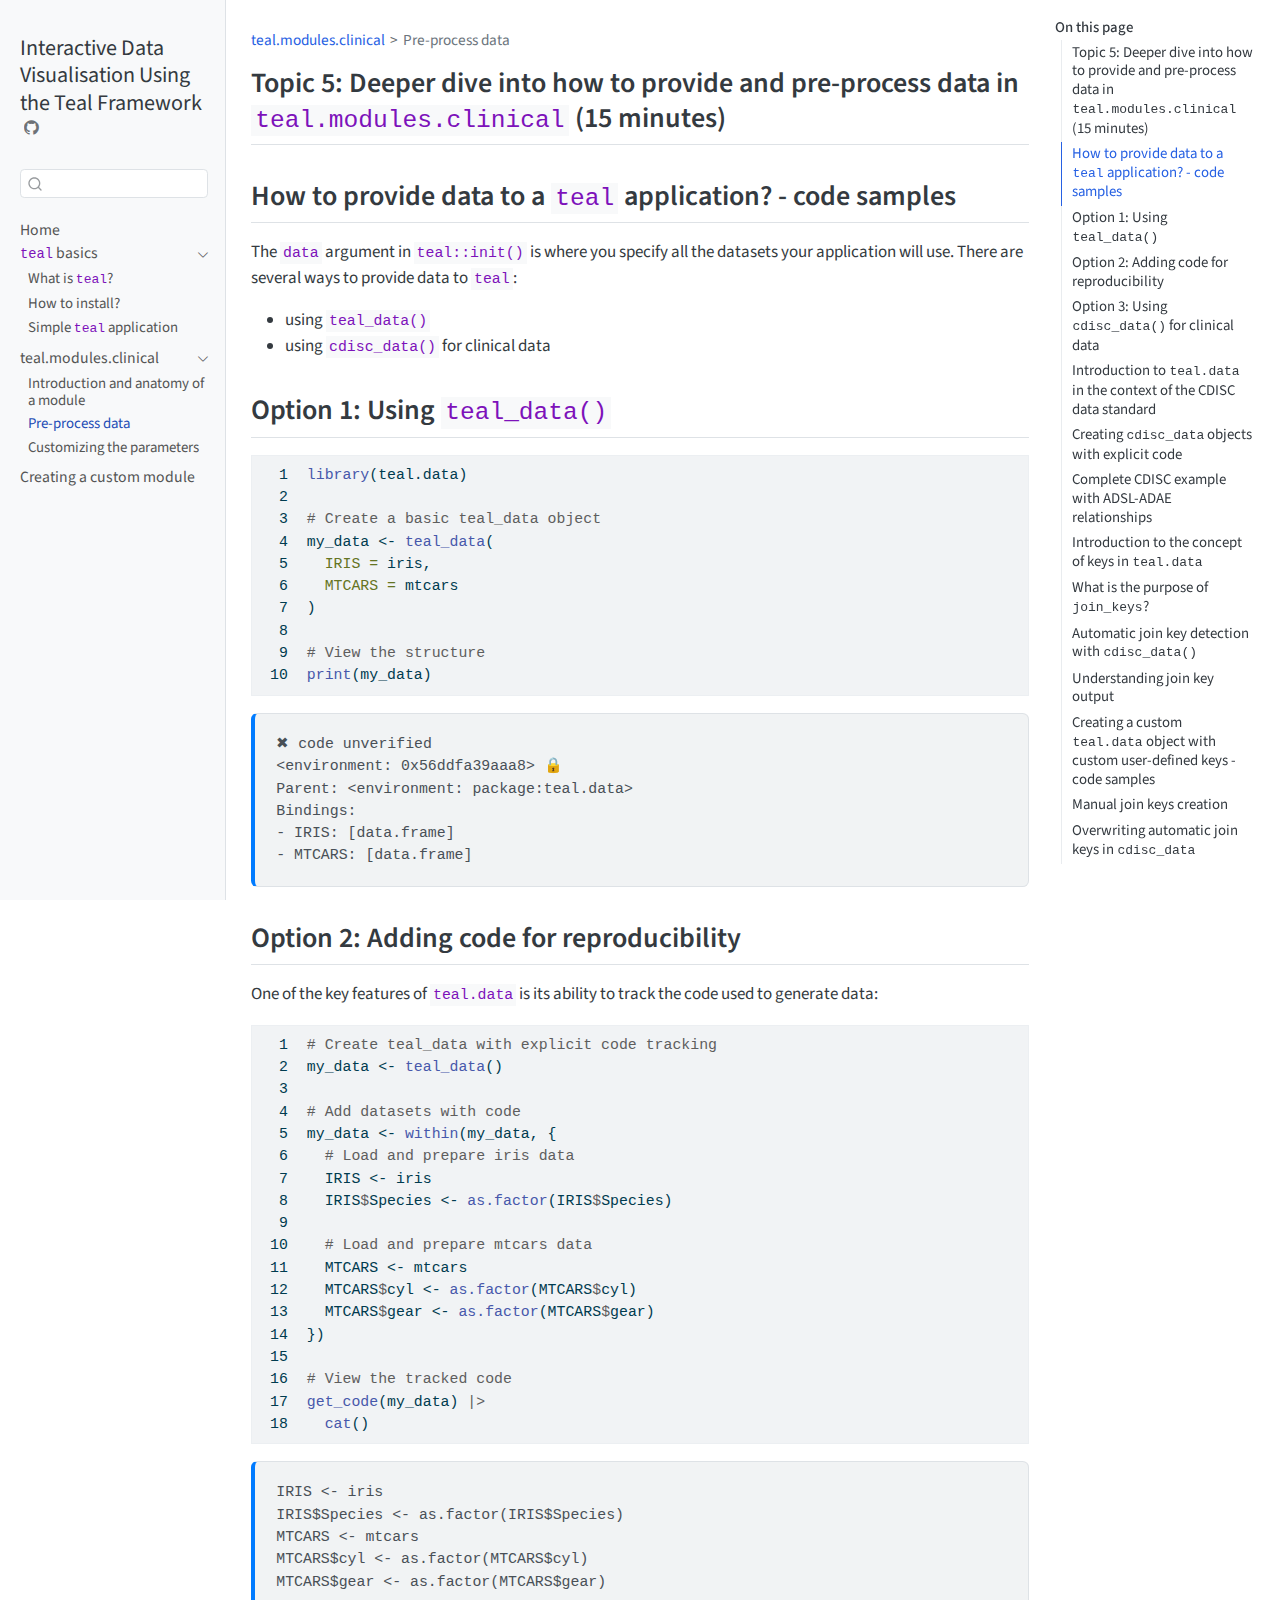
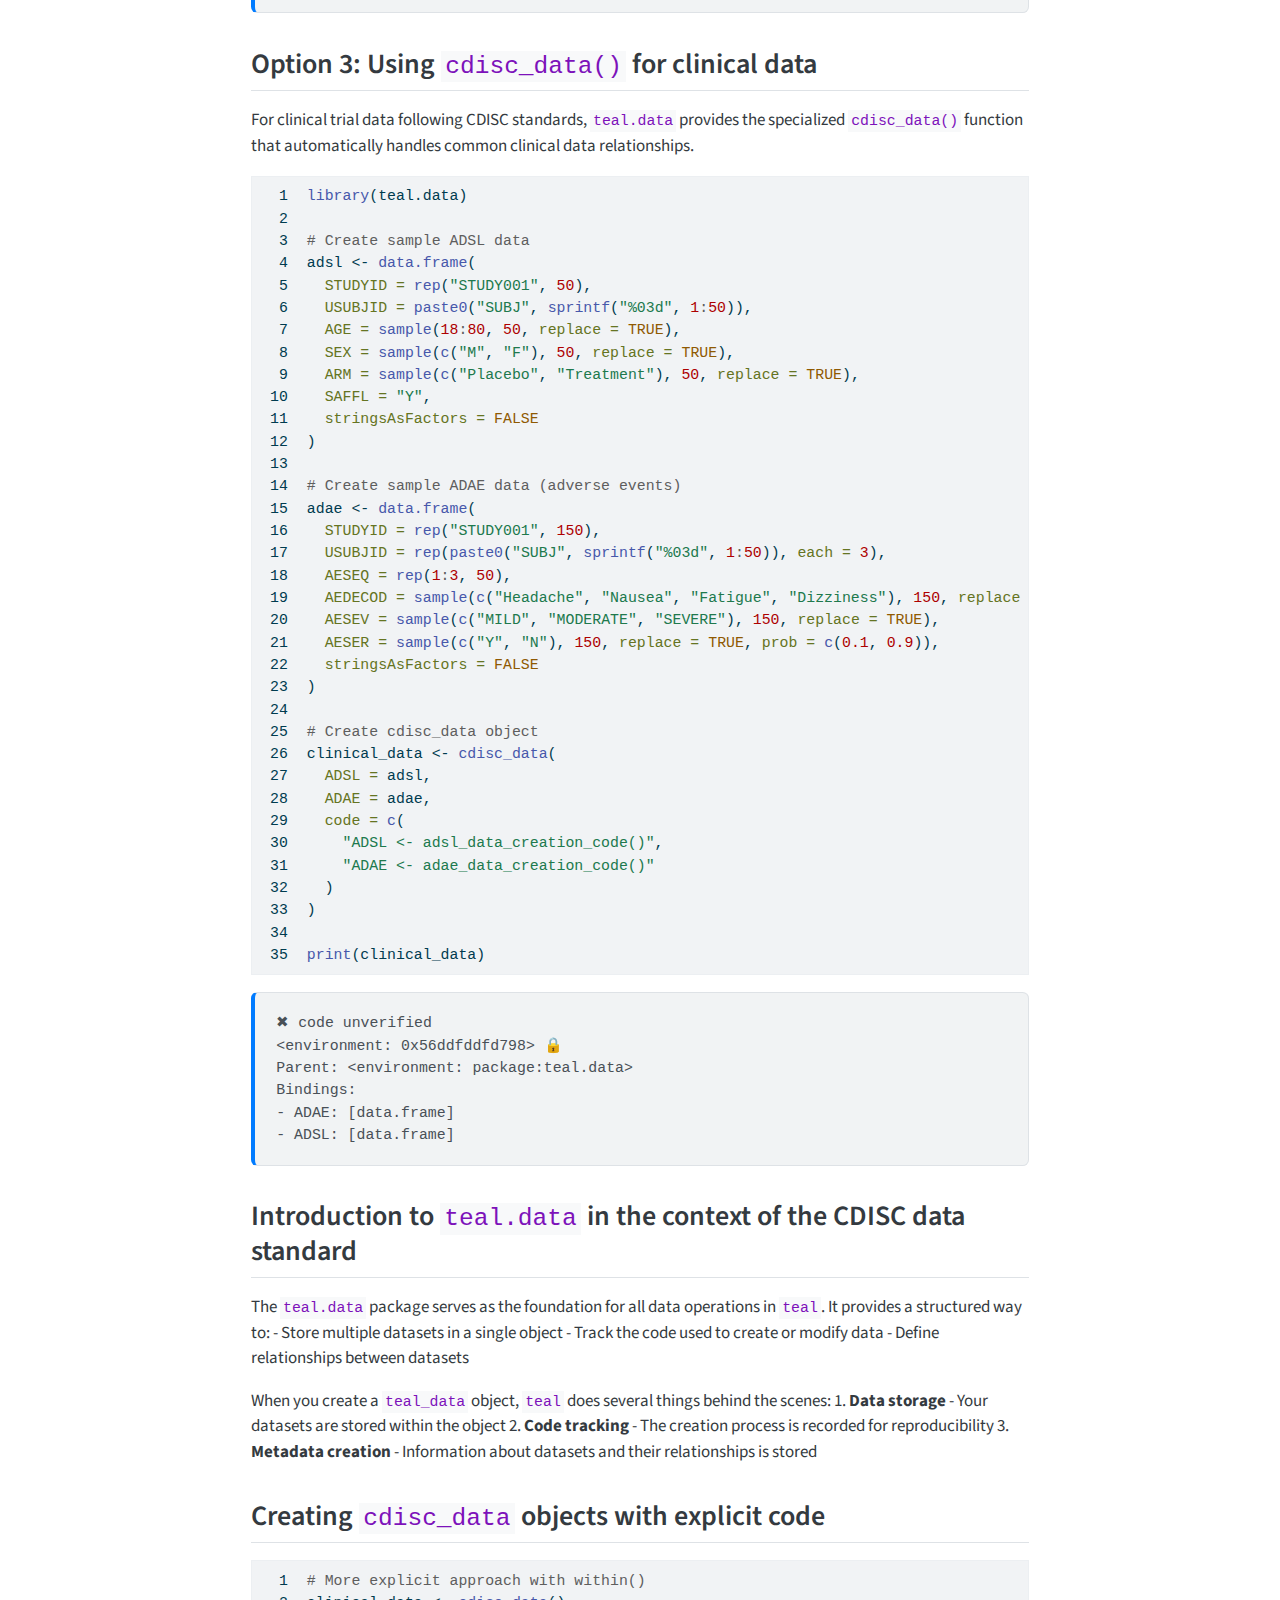
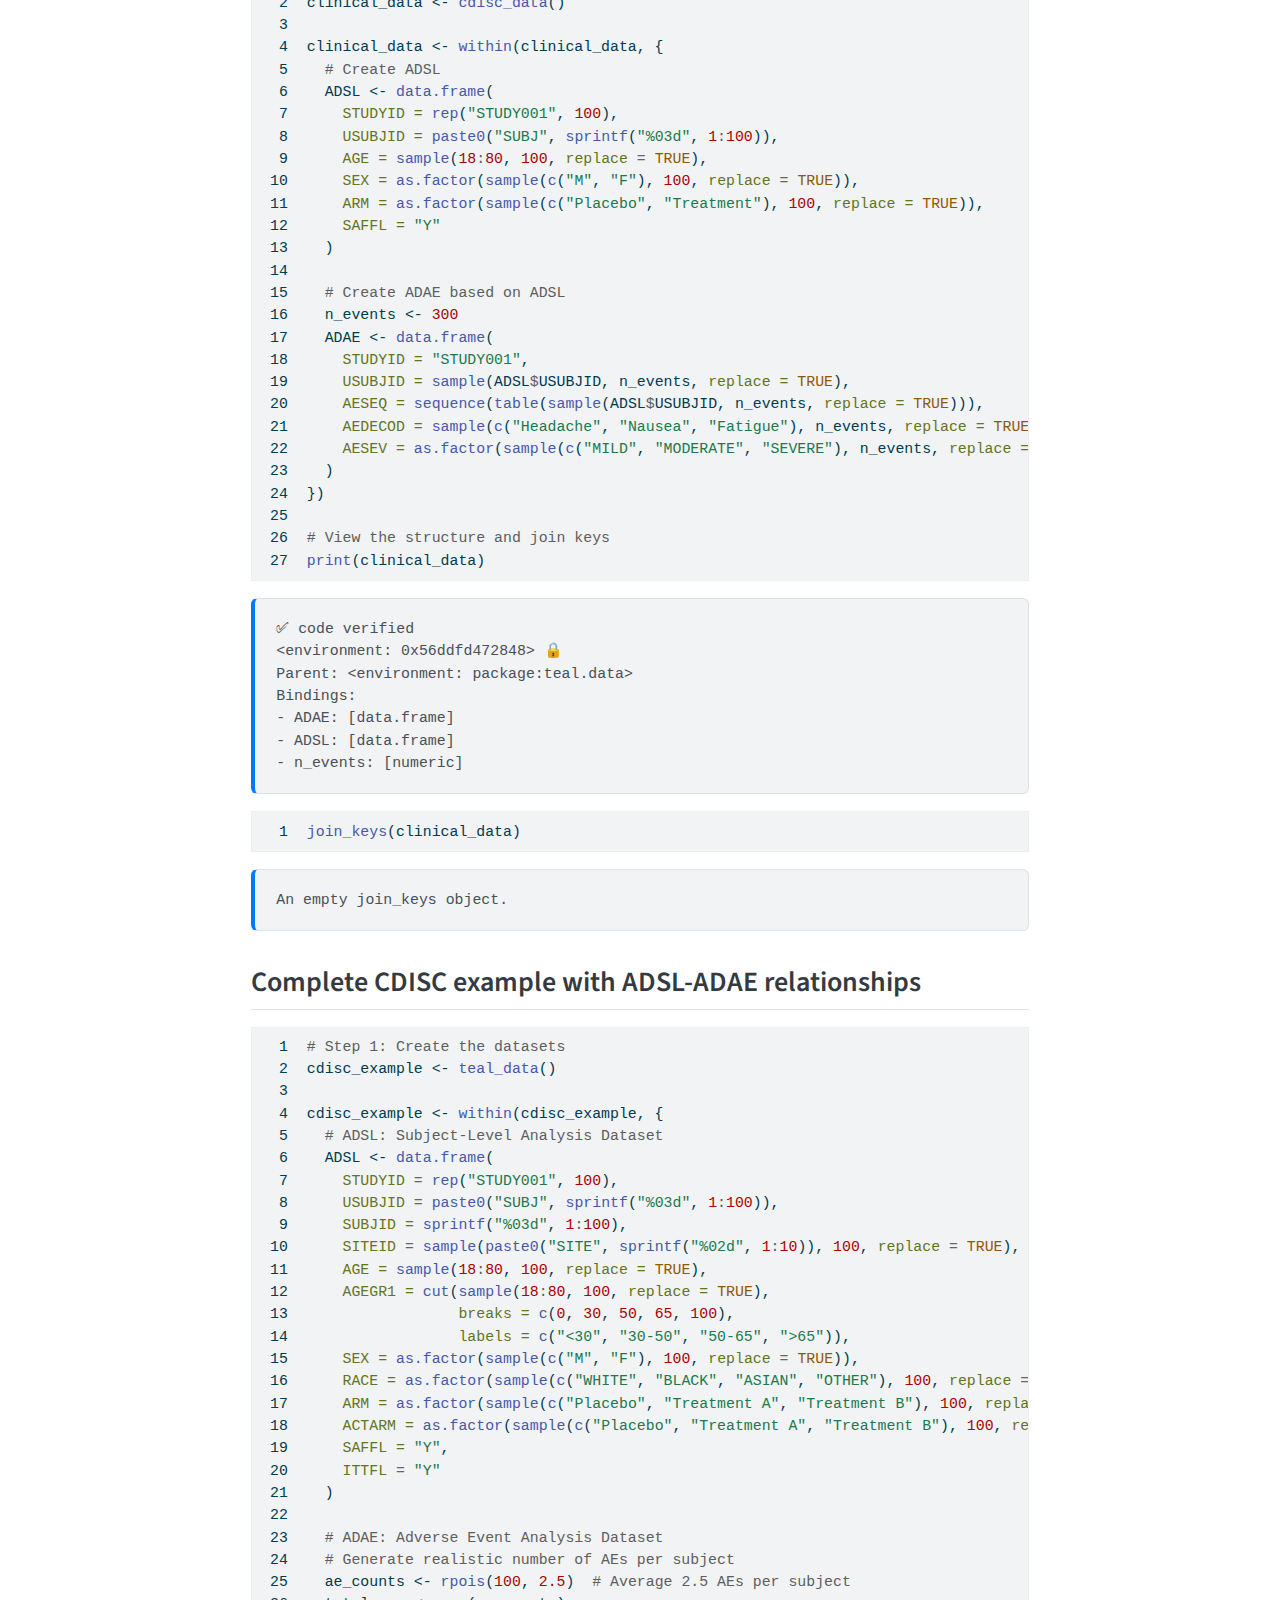
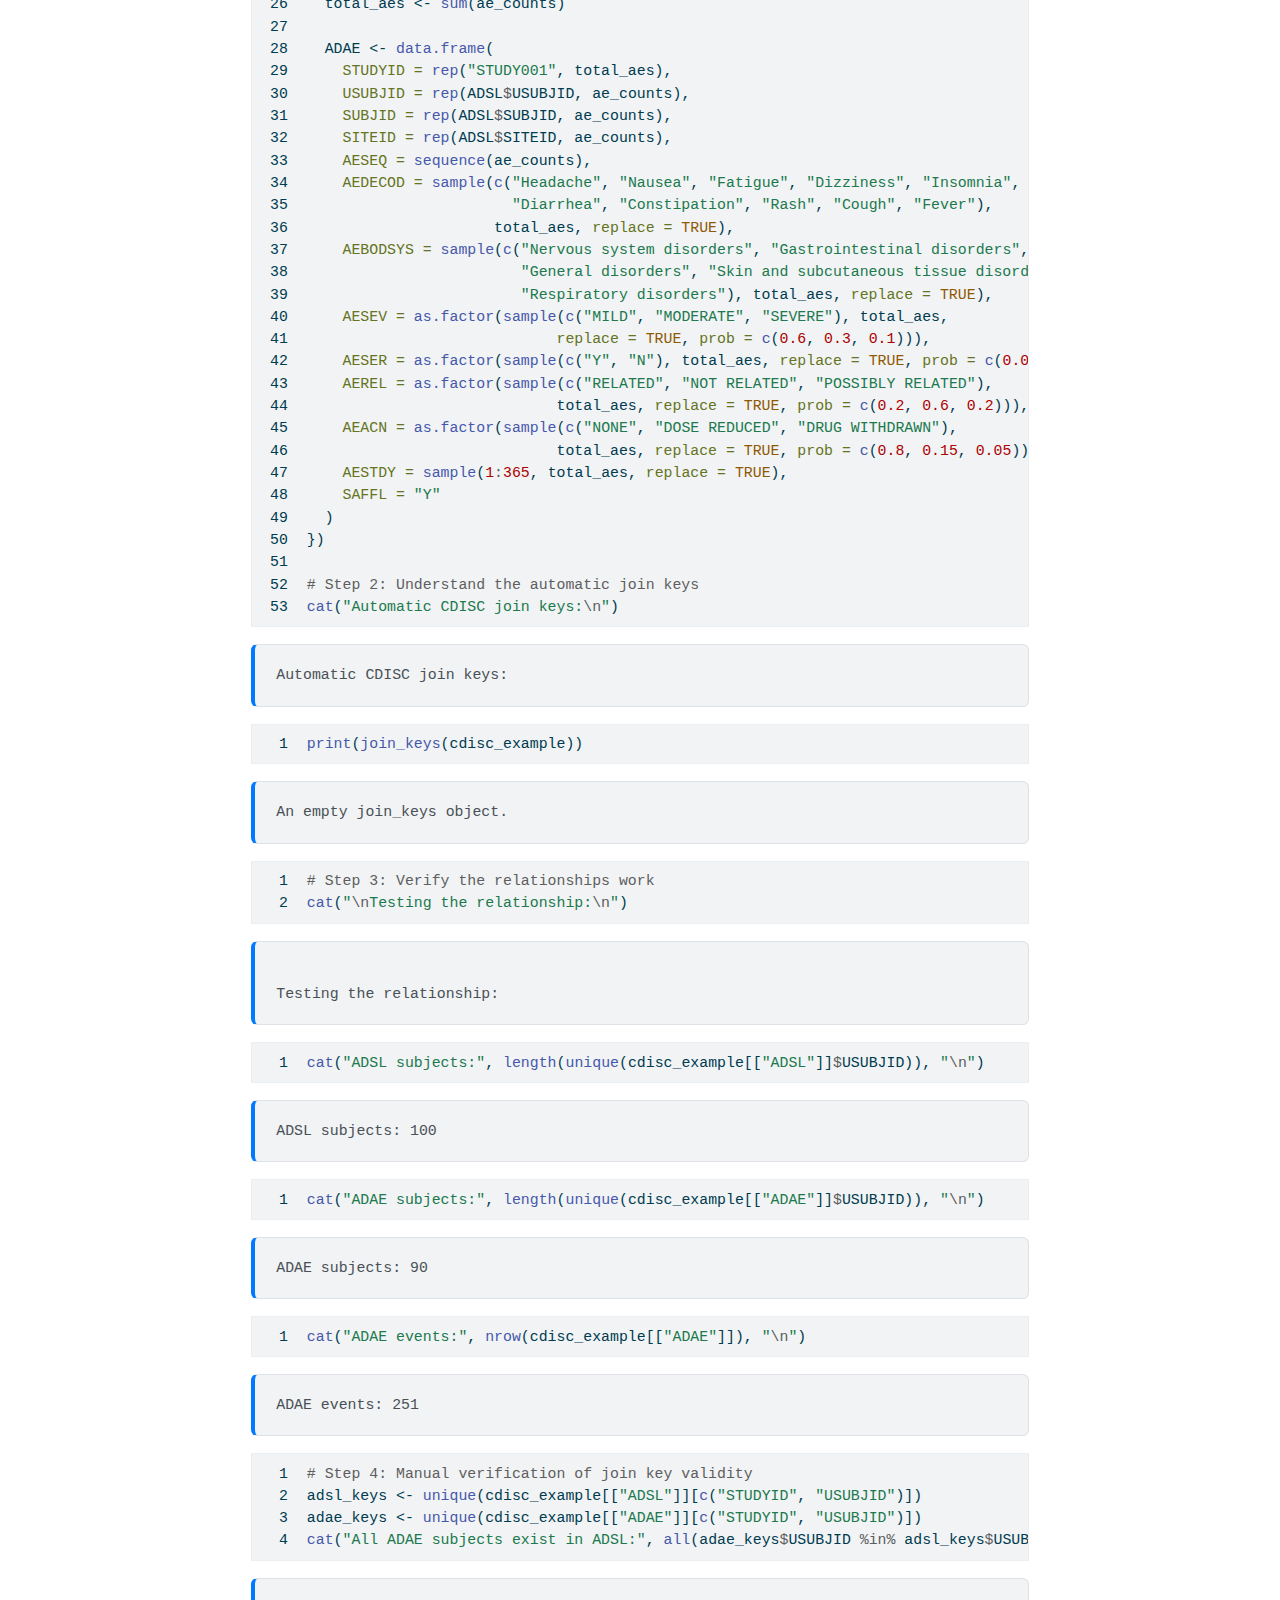
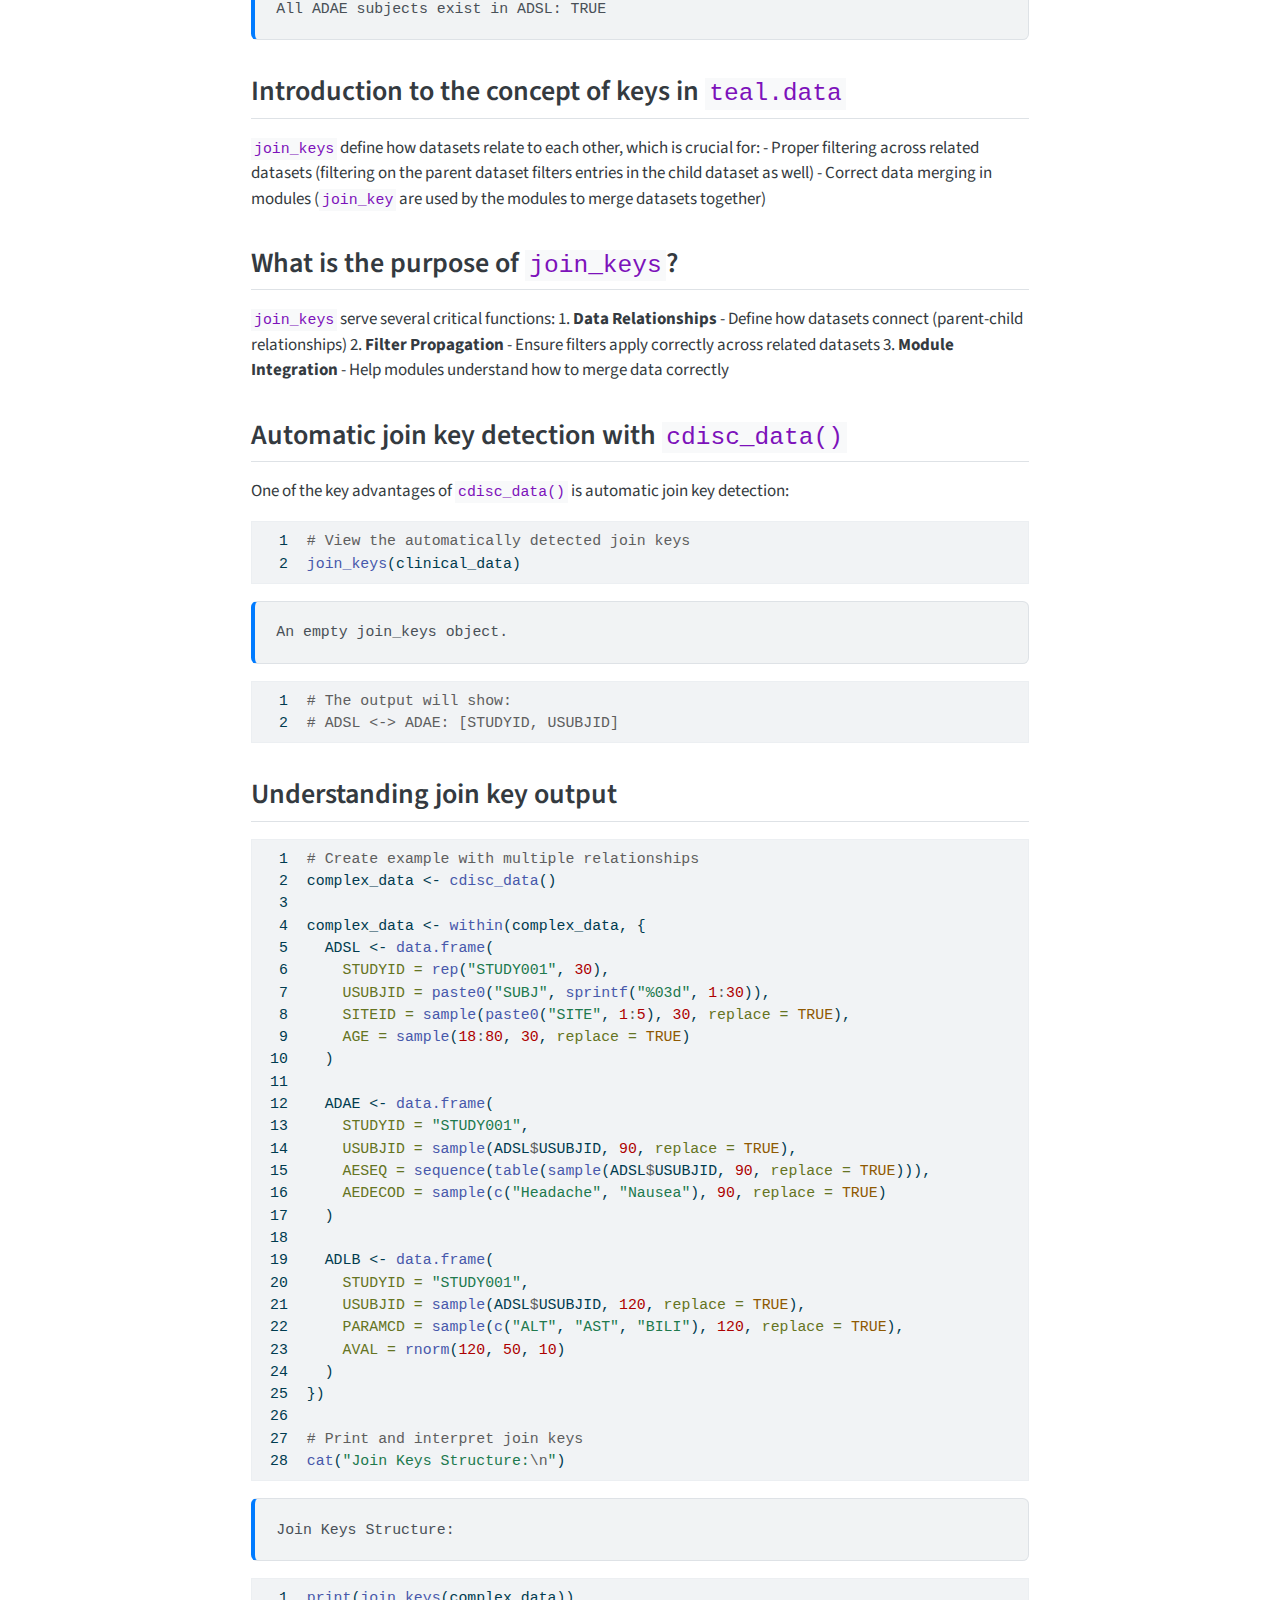
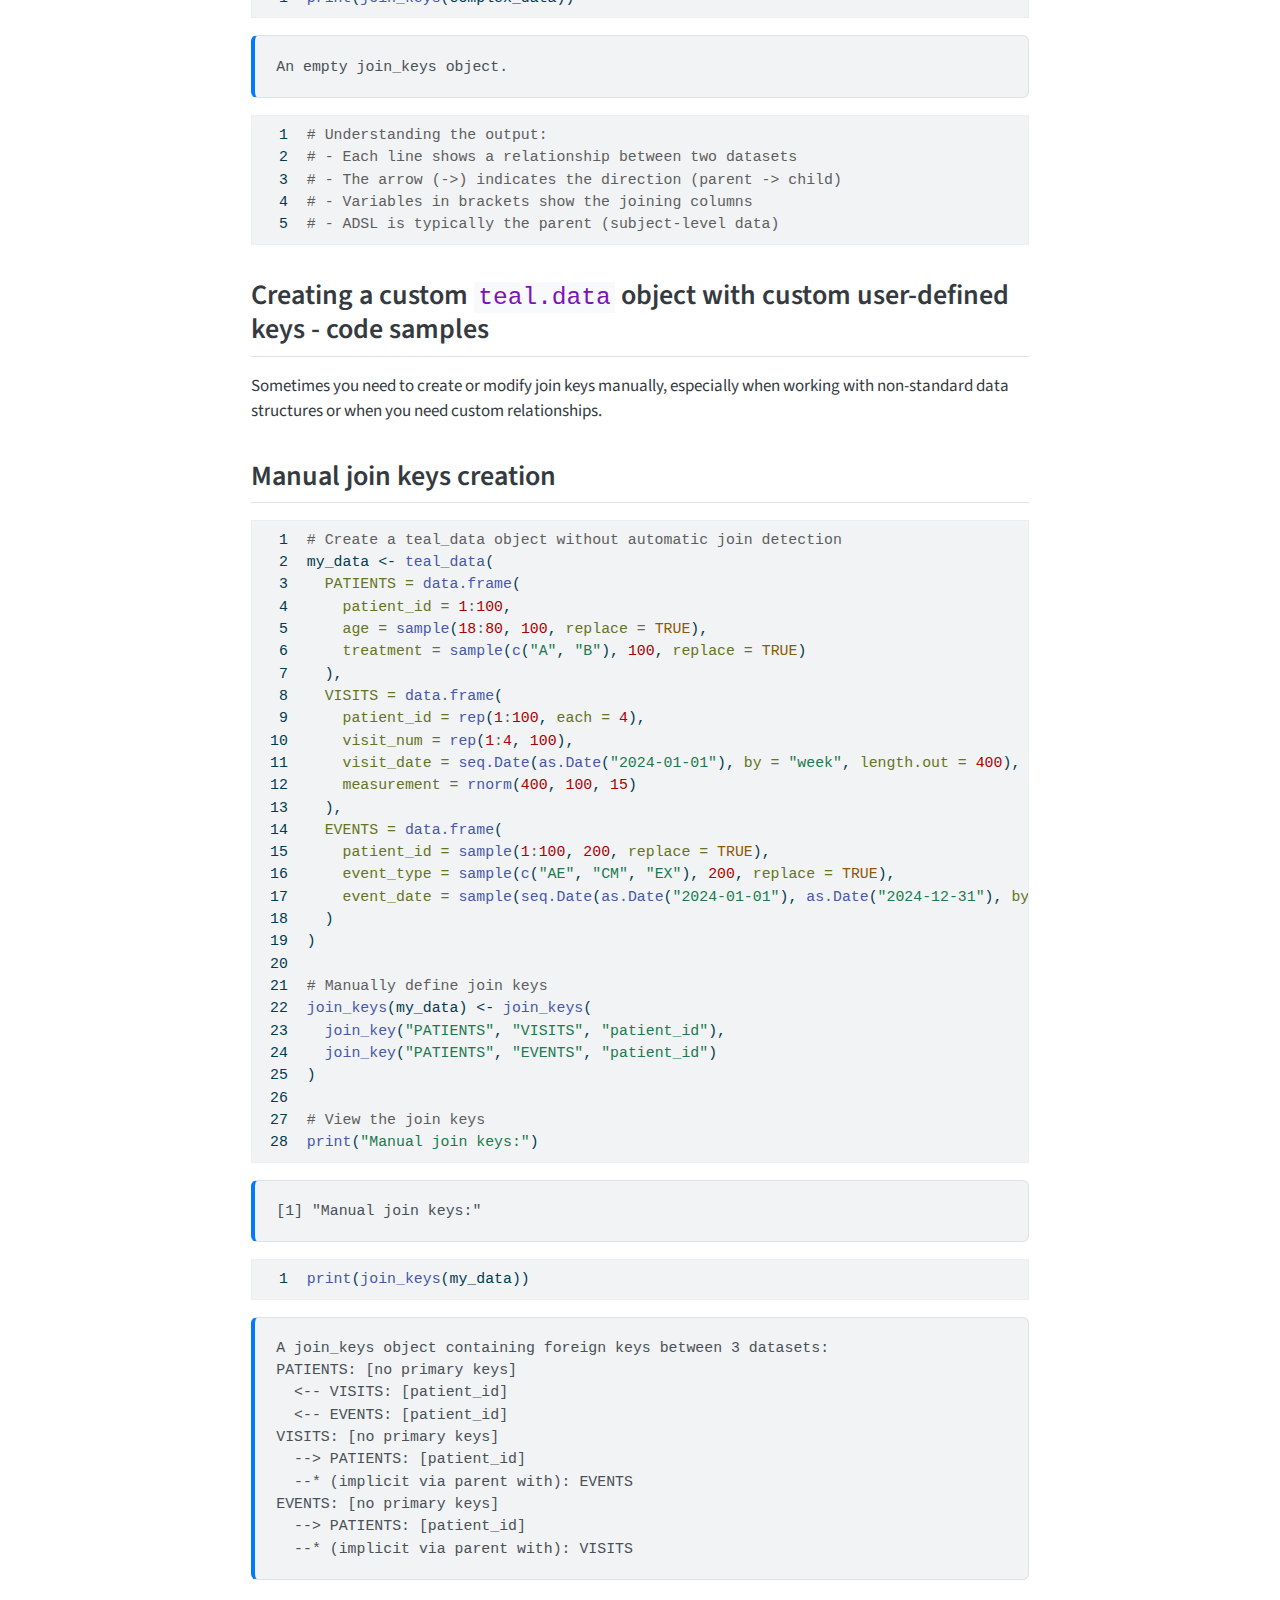
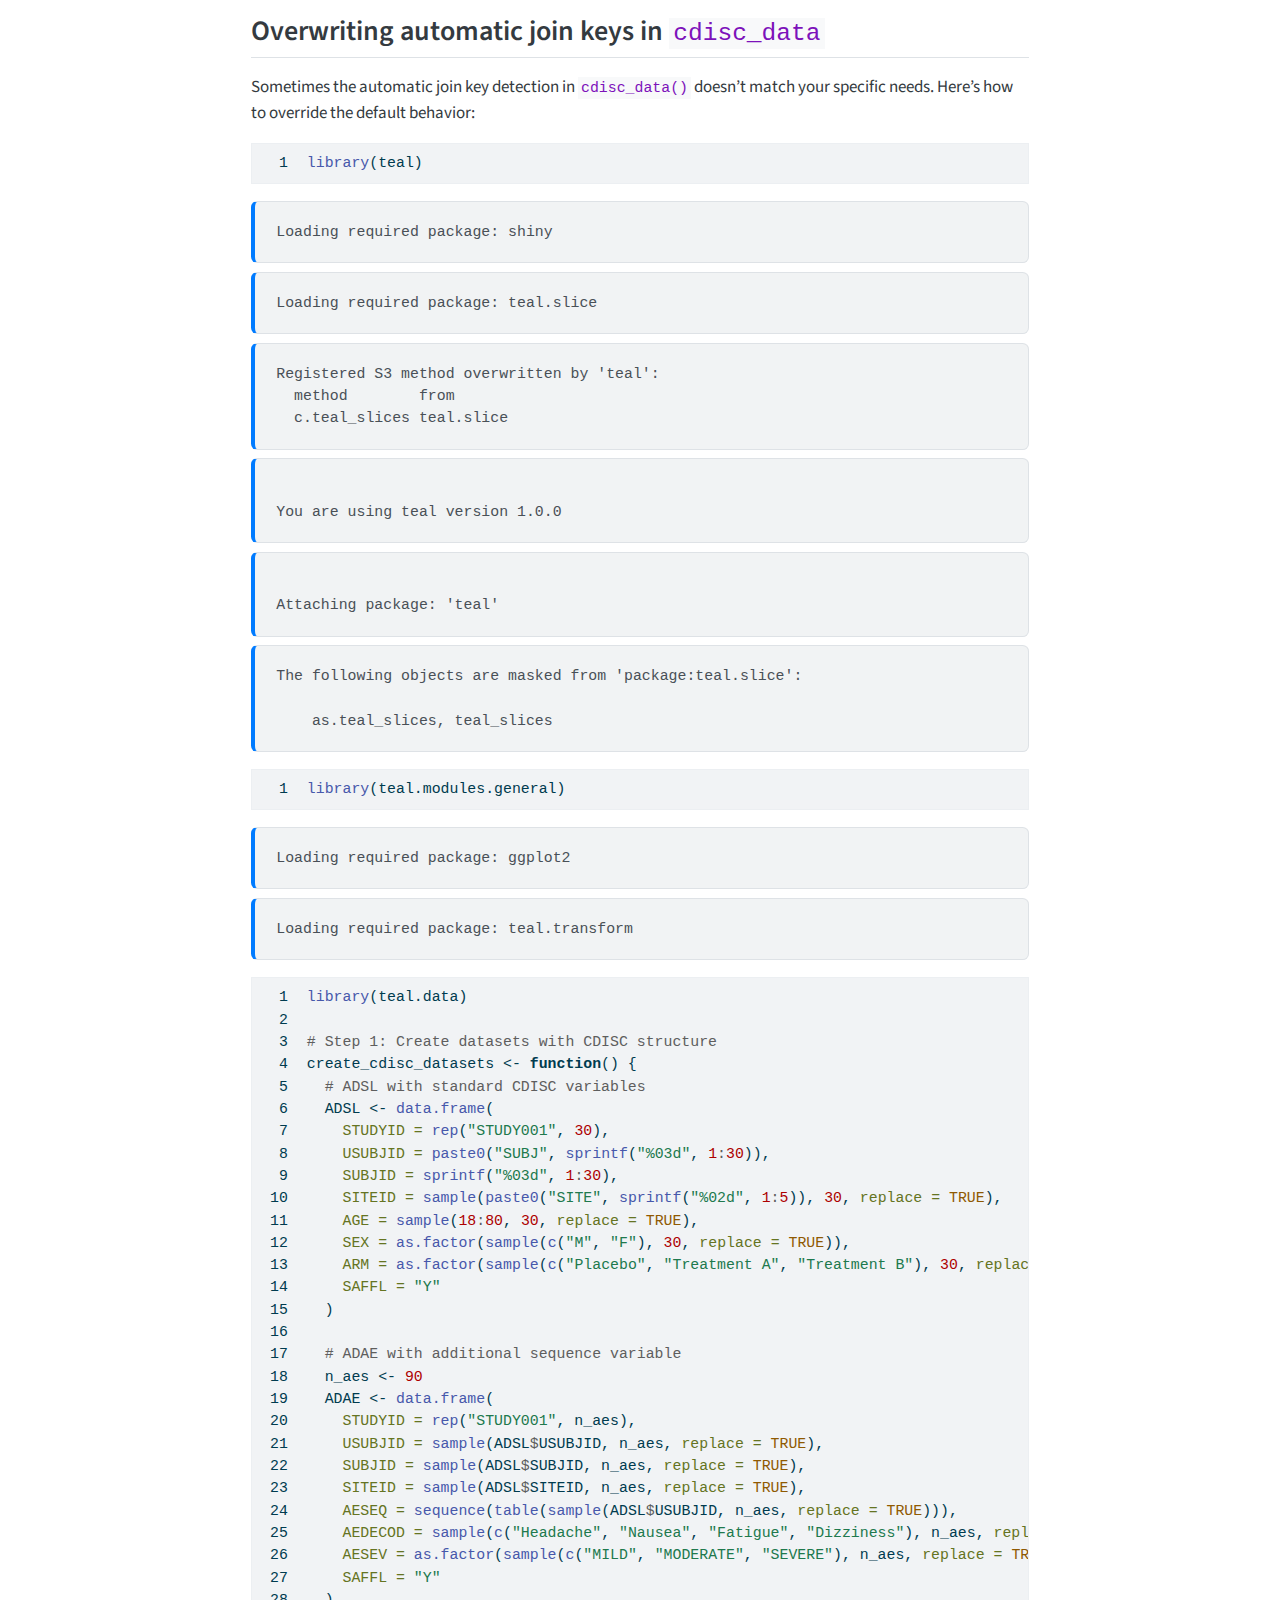
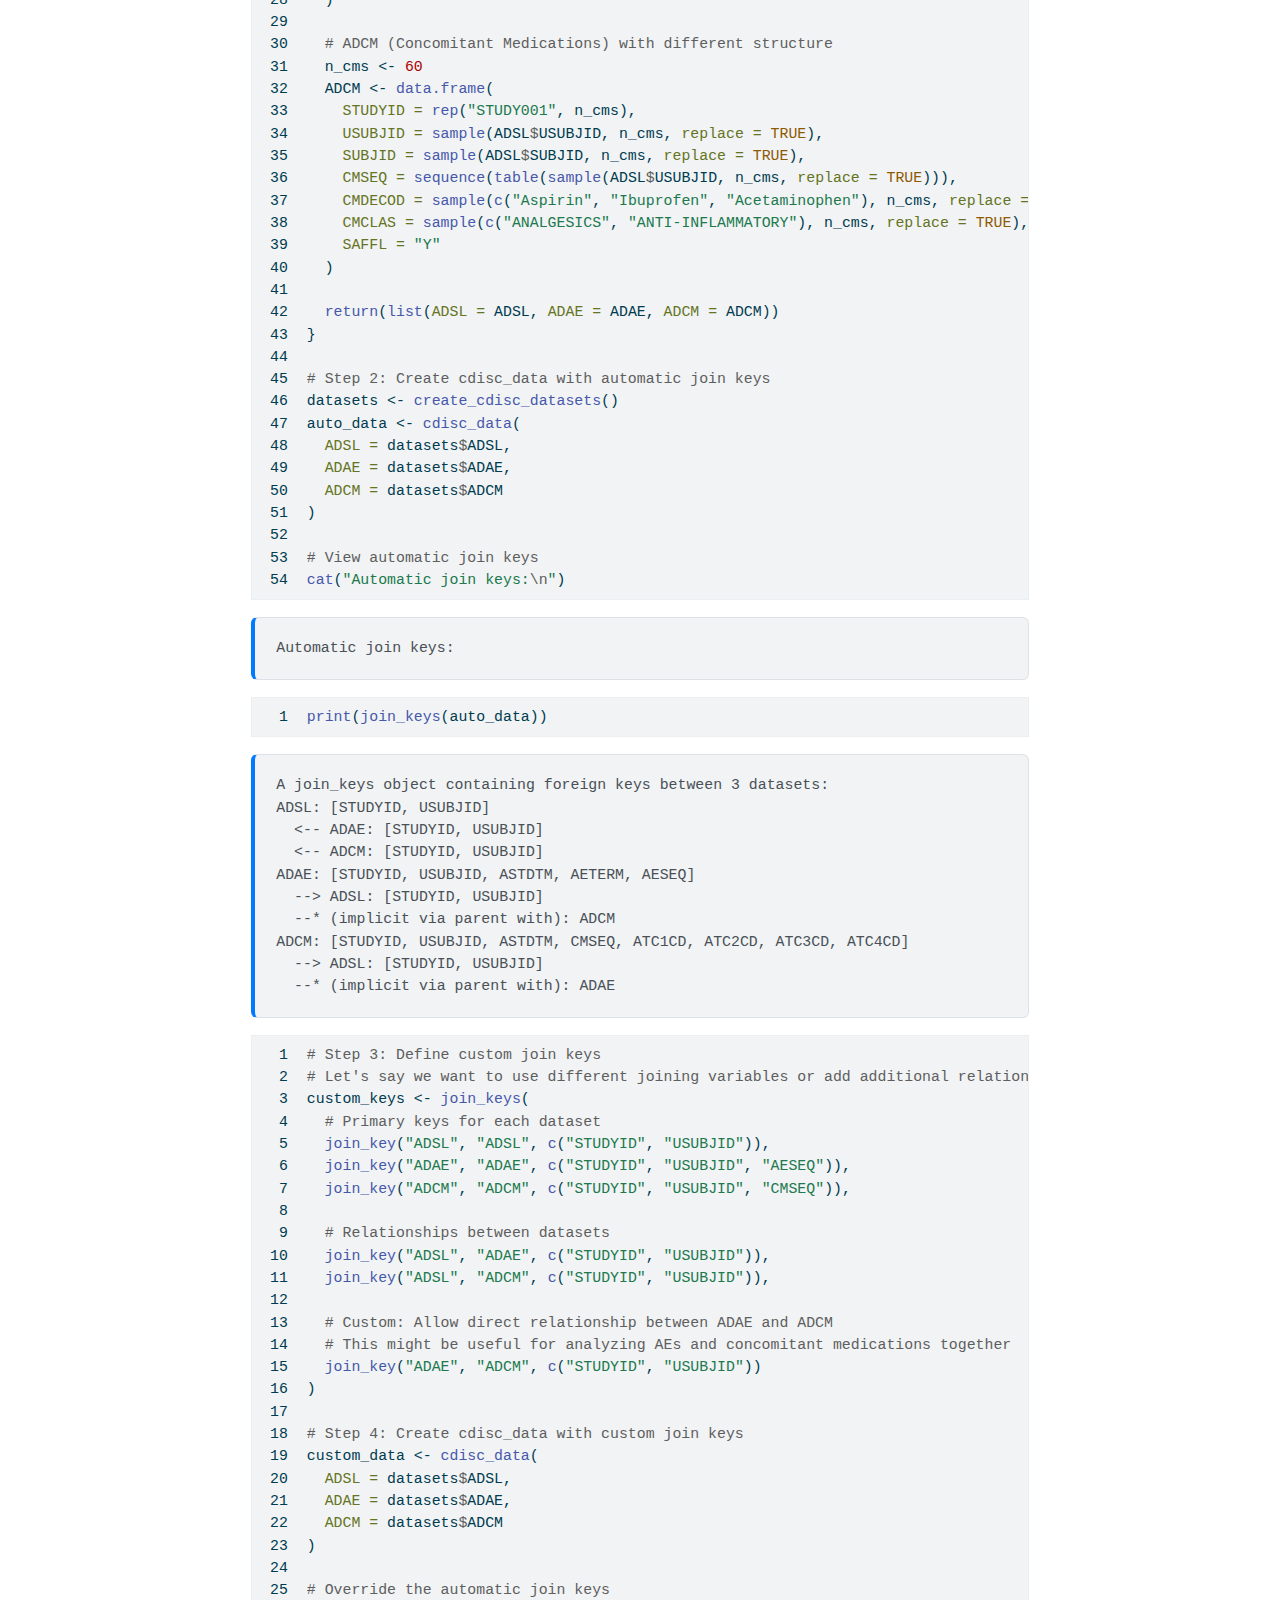
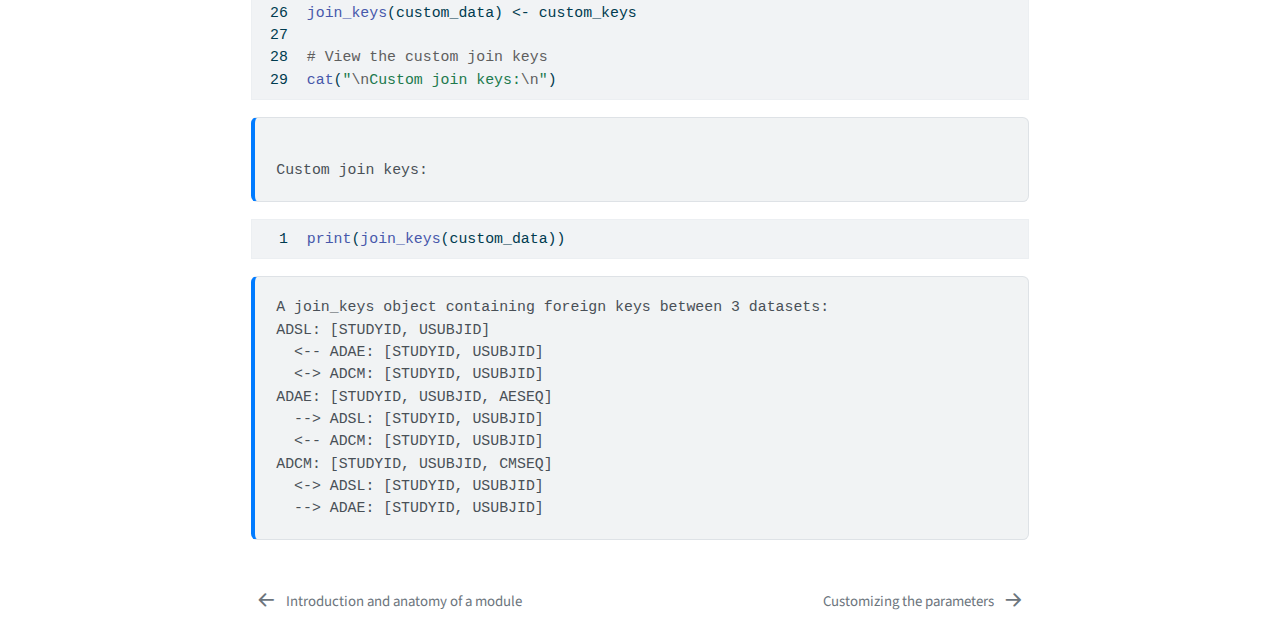
<file: exercises/topic_5/data_in_teal.html>
<!DOCTYPE html>
<html xmlns="http://www.w3.org/1999/xhtml" lang="en" xml:lang="en"><head>
<meta http-equiv="Content-Type" content="text/html; charset=UTF-8">
<meta charset="utf-8">
<meta name="generator" content="quarto-1.6.42">
<meta name="viewport" content="width=device-width, initial-scale=1.0, user-scalable=yes">
<title>data_in_teal – Interactive Data Visualisation Using the Teal Framework</title>
<style>
code{white-space: pre-wrap;}
span.smallcaps{font-variant: small-caps;}
div.columns{display: flex; gap: min(4vw, 1.5em);}
div.column{flex: auto; overflow-x: auto;}
div.hanging-indent{margin-left: 1.5em; text-indent: -1.5em;}
ul.task-list{list-style: none;}
ul.task-list li input[type="checkbox"] {
  width: 0.8em;
  margin: 0 0.8em 0.2em -1em; /* quarto-specific, see https://github.com/quarto-dev/quarto-cli/issues/4556 */ 
  vertical-align: middle;
}
/* CSS for syntax highlighting */
pre > code.sourceCode { white-space: pre; position: relative; }
pre > code.sourceCode > span { line-height: 1.25; }
pre > code.sourceCode > span:empty { height: 1.2em; }
.sourceCode { overflow: visible; }
code.sourceCode > span { color: inherit; text-decoration: inherit; }
div.sourceCode { margin: 1em 0; }
pre.sourceCode { margin: 0; }
@media screen {
div.sourceCode { overflow: auto; }
}
@media print {
pre > code.sourceCode { white-space: pre-wrap; }
pre > code.sourceCode > span { display: inline-block; text-indent: -5em; padding-left: 5em; }
}
pre.numberSource code
  { counter-reset: source-line 0; }
pre.numberSource code > span
  { position: relative; left: -4em; counter-increment: source-line; }
pre.numberSource code > span > a:first-child::before
  { content: counter(source-line);
    position: relative; left: -1em; text-align: right; vertical-align: baseline;
    border: none; display: inline-block;
    -webkit-touch-callout: none; -webkit-user-select: none;
    -khtml-user-select: none; -moz-user-select: none;
    -ms-user-select: none; user-select: none;
    padding: 0 4px; width: 4em;
  }
pre.numberSource { margin-left: 3em;  padding-left: 4px; }
div.sourceCode
  {   }
@media screen {
pre > code.sourceCode > span > a:first-child::before { text-decoration: underline; }
}
</style>

<script src="../../site_libs/quarto-nav/quarto-nav.js"></script>
<script src="../../site_libs/quarto-nav/headroom.min.js"></script>
<script src="../../site_libs/clipboard/clipboard.min.js"></script>
<script src="../../site_libs/quarto-search/autocomplete.umd.js"></script>
<script src="../../site_libs/quarto-search/fuse.min.js"></script>
<script src="../../site_libs/quarto-search/quarto-search.js"></script>
<meta name="quarto:offset" content="../../">
<link href="../../exercises/topic_6/choices_selected.html" rel="next">
<link href="../../exercises/topic_4/launching_tmc_modules.html" rel="prev">
<script src="../../site_libs/quarto-html/quarto.js"></script>
<script src="../../site_libs/quarto-html/popper.min.js"></script>
<script src="../../site_libs/quarto-html/tippy.umd.min.js"></script>
<script src="../../site_libs/quarto-html/anchor.min.js"></script>
<link href="../../site_libs/quarto-html/tippy.css" rel="stylesheet">
<link href="../../site_libs/quarto-html/quarto-syntax-highlighting-2f5df379a58b258e96c21c0638c20c03.css" rel="stylesheet" id="quarto-text-highlighting-styles">
<script src="../../site_libs/bootstrap/bootstrap.min.js"></script>
<link href="../../site_libs/bootstrap/bootstrap-icons.css" rel="stylesheet">
<link href="../../site_libs/bootstrap/bootstrap-a1a86a3bdcaae454af1f10ccfdcfd0b7.min.css" rel="stylesheet" append-hash="true" id="quarto-bootstrap" data-mode="light">
<script src="../../site_libs/quarto-contrib/live-runtime/live-runtime.js" type="module"></script>
<link href="../../site_libs/quarto-contrib/live-runtime/live-runtime.css" rel="stylesheet"><script id="quarto-search-options" type="application/json">{
  "location": "sidebar",
  "copy-button": false,
  "collapse-after": 3,
  "panel-placement": "start",
  "type": "textbox",
  "limit": 50,
  "keyboard-shortcut": [
    "f",
    "/",
    "s"
  ],
  "show-item-context": false,
  "language": {
    "search-no-results-text": "No results",
    "search-matching-documents-text": "matching documents",
    "search-copy-link-title": "Copy link to search",
    "search-hide-matches-text": "Hide additional matches",
    "search-more-match-text": "more match in this document",
    "search-more-matches-text": "more matches in this document",
    "search-clear-button-title": "Clear",
    "search-text-placeholder": "",
    "search-detached-cancel-button-title": "Cancel",
    "search-submit-button-title": "Submit",
    "search-label": "Search"
  }
}</script><script type="module" src="../../site_libs/quarto-ojs/quarto-ojs-runtime.js"></script><link href="../../site_libs/quarto-ojs/quarto-ojs.css" rel="stylesheet">
<link rel="stylesheet" href="../../style.css">
</head>
<body class="nav-sidebar docked">

<div id="quarto-search-results"></div>
  <header id="quarto-header" class="headroom fixed-top"><nav class="quarto-secondary-nav"><div class="container-fluid d-flex">
      <button type="button" class="quarto-btn-toggle btn" data-bs-toggle="collapse" role="button" data-bs-target=".quarto-sidebar-collapse-item" aria-controls="quarto-sidebar" aria-expanded="false" aria-label="Toggle sidebar navigation" onclick="if (window.quartoToggleHeadroom) { window.quartoToggleHeadroom(); }">
        <i class="bi bi-layout-text-sidebar-reverse"></i>
      </button>
        <nav class="quarto-page-breadcrumbs" aria-label="breadcrumb"><ol class="breadcrumb"><li class="breadcrumb-item"><a href="../../exercises/topic_4/launching_tmc_modules.html">teal.modules.clinical</a></li><li class="breadcrumb-item"><a href="../../exercises/topic_5/data_in_teal.html">Pre-process data</a></li></ol></nav>
        <a class="flex-grow-1" role="navigation" data-bs-toggle="collapse" data-bs-target=".quarto-sidebar-collapse-item" aria-controls="quarto-sidebar" aria-expanded="false" aria-label="Toggle sidebar navigation" onclick="if (window.quartoToggleHeadroom) { window.quartoToggleHeadroom(); }">      
        </a>
      <button type="button" class="btn quarto-search-button" aria-label="Search" onclick="window.quartoOpenSearch();">
        <i class="bi bi-search"></i>
      </button>
    </div>
  </nav></header><!-- content --><div id="quarto-content" class="quarto-container page-columns page-rows-contents page-layout-article">
<!-- sidebar -->
  <nav id="quarto-sidebar" class="sidebar collapse collapse-horizontal quarto-sidebar-collapse-item sidebar-navigation docked overflow-auto"><div class="pt-lg-2 mt-2 text-left sidebar-header">
    <div class="sidebar-title mb-0 py-0">
      <a href="../../">Interactive Data Visualisation Using the Teal Framework</a> 
        <div class="sidebar-tools-main">
    <a href="https://github.com/phuse-org/teal-enhancements" title="" class="quarto-navigation-tool px-1" aria-label=""><i class="bi bi-github"></i></a>
</div>
    </div>
      </div>
        <div class="mt-2 flex-shrink-0 align-items-center">
        <div class="sidebar-search">
        <div id="quarto-search" class="" title="Search"></div>
        </div>
        </div>
    <div class="sidebar-menu-container"> 
    <ul class="list-unstyled mt-1">
<li class="sidebar-item">
  <div class="sidebar-item-container"> 
  <a href="../../index.html" class="sidebar-item-text sidebar-link">
 <span class="menu-text">Home</span></a>
  </div>
</li>
        <li class="sidebar-item sidebar-item-section">
      <div class="sidebar-item-container"> 
            <a class="sidebar-item-text sidebar-link text-start" data-bs-toggle="collapse" data-bs-target="#quarto-sidebar-section-1" role="navigation" aria-expanded="true">
 <span class="menu-text"><code>teal</code> basics</span></a>
          <a class="sidebar-item-toggle text-start" data-bs-toggle="collapse" data-bs-target="#quarto-sidebar-section-1" role="navigation" aria-expanded="true" aria-label="Toggle section">
            <i class="bi bi-chevron-right ms-2"></i>
          </a> 
      </div>
      <ul id="quarto-sidebar-section-1" class="collapse list-unstyled sidebar-section depth1 show">
<li class="sidebar-item">
  <div class="sidebar-item-container"> 
  <a href="../../exercises/topic_1/foreward.html" class="sidebar-item-text sidebar-link">
 <span class="menu-text">What is <code>teal</code>?</span></a>
  </div>
</li>
          <li class="sidebar-item">
  <div class="sidebar-item-container"> 
  <a href="../../exercises/topic_2/how_to_install.html" class="sidebar-item-text sidebar-link">
 <span class="menu-text">How to install?</span></a>
  </div>
</li>
          <li class="sidebar-item">
  <div class="sidebar-item-container"> 
  <a href="../../exercises/topic_3/basic_app.html" class="sidebar-item-text sidebar-link">
 <span class="menu-text">Simple <code>teal</code> application</span></a>
  </div>
</li>
      </ul>
</li>
        <li class="sidebar-item sidebar-item-section">
      <div class="sidebar-item-container"> 
            <a class="sidebar-item-text sidebar-link text-start" data-bs-toggle="collapse" data-bs-target="#quarto-sidebar-section-2" role="navigation" aria-expanded="true">
 <span class="menu-text">teal.modules.clinical</span></a>
          <a class="sidebar-item-toggle text-start" data-bs-toggle="collapse" data-bs-target="#quarto-sidebar-section-2" role="navigation" aria-expanded="true" aria-label="Toggle section">
            <i class="bi bi-chevron-right ms-2"></i>
          </a> 
      </div>
      <ul id="quarto-sidebar-section-2" class="collapse list-unstyled sidebar-section depth1 show">
<li class="sidebar-item">
  <div class="sidebar-item-container"> 
  <a href="../../exercises/topic_4/launching_tmc_modules.html" class="sidebar-item-text sidebar-link">
 <span class="menu-text">Introduction and anatomy of a module</span></a>
  </div>
</li>
          <li class="sidebar-item">
  <div class="sidebar-item-container"> 
  <a href="../../exercises/topic_5/data_in_teal.html" class="sidebar-item-text sidebar-link active">
 <span class="menu-text">Pre-process data</span></a>
  </div>
</li>
          <li class="sidebar-item">
  <div class="sidebar-item-container"> 
  <a href="../../exercises/topic_6/choices_selected.html" class="sidebar-item-text sidebar-link">
 <span class="menu-text">Customizing the parameters</span></a>
  </div>
</li>
      </ul>
</li>
        <li class="sidebar-item">
  <div class="sidebar-item-container"> 
  <a href="../../exercises/topic_7/create_teal_module.html" class="sidebar-item-text sidebar-link">
 <span class="menu-text">Creating a custom module</span></a>
  </div>
</li>
    </ul>
</div>
</nav><div id="quarto-sidebar-glass" class="quarto-sidebar-collapse-item" data-bs-toggle="collapse" data-bs-target=".quarto-sidebar-collapse-item"></div>
<!-- margin-sidebar -->
    <div id="quarto-margin-sidebar" class="sidebar margin-sidebar">
        <nav id="TOC" role="doc-toc" class="toc-active"><h2 id="toc-title">On this page</h2>
   
  <ul>
<li><a href="#topic-5-deeper-dive-into-how-to-provide-and-pre-process-data-in-teal.modules.clinical-15-minutes" id="toc-topic-5-deeper-dive-into-how-to-provide-and-pre-process-data-in-teal.modules.clinical-15-minutes" class="nav-link active" data-scroll-target="#topic-5-deeper-dive-into-how-to-provide-and-pre-process-data-in-teal.modules.clinical-15-minutes">Topic 5: Deeper dive into how to provide and pre-process data in <code>teal.modules.clinical</code> (15 minutes)</a></li>
  <li><a href="#how-to-provide-data-to-a-teal-application---code-samples" id="toc-how-to-provide-data-to-a-teal-application---code-samples" class="nav-link" data-scroll-target="#how-to-provide-data-to-a-teal-application---code-samples">How to provide data to a <code>teal</code> application? - code samples</a></li>
  <li><a href="#option-1-using-teal_data" id="toc-option-1-using-teal_data" class="nav-link" data-scroll-target="#option-1-using-teal_data">Option 1: Using <code>teal_data()</code></a></li>
  <li><a href="#option-2-adding-code-for-reproducibility" id="toc-option-2-adding-code-for-reproducibility" class="nav-link" data-scroll-target="#option-2-adding-code-for-reproducibility">Option 2: Adding code for reproducibility</a></li>
  <li><a href="#option-3-using-cdisc_data-for-clinical-data" id="toc-option-3-using-cdisc_data-for-clinical-data" class="nav-link" data-scroll-target="#option-3-using-cdisc_data-for-clinical-data">Option 3: Using <code>cdisc_data()</code> for clinical data</a></li>
  <li><a href="#introduction-to-teal.data-in-the-context-of-the-cdisc-data-standard" id="toc-introduction-to-teal.data-in-the-context-of-the-cdisc-data-standard" class="nav-link" data-scroll-target="#introduction-to-teal.data-in-the-context-of-the-cdisc-data-standard">Introduction to <code>teal.data</code> in the context of the CDISC data standard</a></li>
  <li><a href="#creating-cdisc_data-objects-with-explicit-code" id="toc-creating-cdisc_data-objects-with-explicit-code" class="nav-link" data-scroll-target="#creating-cdisc_data-objects-with-explicit-code">Creating <code>cdisc_data</code> objects with explicit code</a></li>
  <li><a href="#complete-cdisc-example-with-adsl-adae-relationships" id="toc-complete-cdisc-example-with-adsl-adae-relationships" class="nav-link" data-scroll-target="#complete-cdisc-example-with-adsl-adae-relationships">Complete CDISC example with ADSL-ADAE relationships</a></li>
  <li><a href="#introduction-to-the-concept-of-keys-in-teal.data" id="toc-introduction-to-the-concept-of-keys-in-teal.data" class="nav-link" data-scroll-target="#introduction-to-the-concept-of-keys-in-teal.data">Introduction to the concept of keys in <code>teal.data</code></a></li>
  <li><a href="#what-is-the-purpose-of-join_keys" id="toc-what-is-the-purpose-of-join_keys" class="nav-link" data-scroll-target="#what-is-the-purpose-of-join_keys">What is the purpose of <code>join_keys</code>?</a></li>
  <li><a href="#automatic-join-key-detection-with-cdisc_data" id="toc-automatic-join-key-detection-with-cdisc_data" class="nav-link" data-scroll-target="#automatic-join-key-detection-with-cdisc_data">Automatic join key detection with <code>cdisc_data()</code></a></li>
  <li><a href="#understanding-join-key-output" id="toc-understanding-join-key-output" class="nav-link" data-scroll-target="#understanding-join-key-output">Understanding join key output</a></li>
  <li><a href="#creating-a-custom-teal.data-object-with-custom-user-defined-keys---code-samples" id="toc-creating-a-custom-teal.data-object-with-custom-user-defined-keys---code-samples" class="nav-link" data-scroll-target="#creating-a-custom-teal.data-object-with-custom-user-defined-keys---code-samples">Creating a custom <code>teal.data</code> object with custom user-defined keys - code samples</a></li>
  <li><a href="#manual-join-keys-creation" id="toc-manual-join-keys-creation" class="nav-link" data-scroll-target="#manual-join-keys-creation">Manual join keys creation</a></li>
  <li><a href="#overwriting-automatic-join-keys-in-cdisc_data" id="toc-overwriting-automatic-join-keys-in-cdisc_data" class="nav-link" data-scroll-target="#overwriting-automatic-join-keys-in-cdisc_data">Overwriting automatic join keys in <code>cdisc_data</code></a></li>
  </ul></nav>
    </div>
<!-- main -->
<main class="content" id="quarto-document-content"><header id="title-block-header" class="quarto-title-block"><nav class="quarto-page-breadcrumbs quarto-title-breadcrumbs d-none d-lg-block" aria-label="breadcrumb"><ol class="breadcrumb"><li class="breadcrumb-item"><a href="../../exercises/topic_4/launching_tmc_modules.html">teal.modules.clinical</a></li><li class="breadcrumb-item"><a href="../../exercises/topic_5/data_in_teal.html">Pre-process data</a></li></ol></nav></header><section id="topic-5-deeper-dive-into-how-to-provide-and-pre-process-data-in-teal.modules.clinical-15-minutes" class="level2"><h2 class="anchored" data-anchor-id="topic-5-deeper-dive-into-how-to-provide-and-pre-process-data-in-teal.modules.clinical-15-minutes">Topic 5: Deeper dive into how to provide and pre-process data in <code>teal.modules.clinical</code> (15 minutes)</h2>
</section><section id="how-to-provide-data-to-a-teal-application---code-samples" class="level2"><h2 class="anchored" data-anchor-id="how-to-provide-data-to-a-teal-application---code-samples">How to provide data to a <code>teal</code> application? - code samples</h2>
<p>The <code>data</code> argument in <code><a href="https://insightsengineering.github.io/teal/latest-tag/reference/init.html">teal::init()</a></code> is where you specify all the datasets your application will use. There are several ways to provide data to <code>teal</code>:</p>
<ul>
<li>using <code>teal_data()</code>
</li>
<li>using <code>cdisc_data()</code> for clinical data</li>
</ul></section><section id="option-1-using-teal_data" class="level2"><h2 class="anchored" data-anchor-id="option-1-using-teal_data">Option 1: Using <code>teal_data()</code>
</h2>
<div class="cell" data-messages="false">
<div class="sourceCode cell-code" id="cb1"><pre class="sourceCode numberSource r number-lines code-with-copy"><code class="sourceCode r"><span id="cb1-1"><a href="#cb1-1"></a><span class="fu">library</span>(teal.data)</span>
<span id="cb1-2"><a href="#cb1-2"></a></span>
<span id="cb1-3"><a href="#cb1-3"></a><span class="co"># Create a basic teal_data object</span></span>
<span id="cb1-4"><a href="#cb1-4"></a>my_data <span class="ot">&lt;-</span> <span class="fu">teal_data</span>(</span>
<span id="cb1-5"><a href="#cb1-5"></a>  <span class="at">IRIS =</span> iris,</span>
<span id="cb1-6"><a href="#cb1-6"></a>  <span class="at">MTCARS =</span> mtcars</span>
<span id="cb1-7"><a href="#cb1-7"></a>)</span>
<span id="cb1-8"><a href="#cb1-8"></a></span>
<span id="cb1-9"><a href="#cb1-9"></a><span class="co"># View the structure</span></span>
<span id="cb1-10"><a href="#cb1-10"></a><span class="fu">print</span>(my_data)</span></code><button title="Copy to Clipboard" class="code-copy-button"><i class="bi"></i></button></pre></div>
<div class="cell-output cell-output-stdout">
<pre><code>✖ code unverified
&lt;environment: 0x56ddfa39aaa8&gt; 🔒 
Parent: &lt;environment: package:teal.data&gt; 
Bindings:
- IRIS: [data.frame]
- MTCARS: [data.frame]</code></pre>
</div>
</div>
</section><section id="option-2-adding-code-for-reproducibility" class="level2"><h2 class="anchored" data-anchor-id="option-2-adding-code-for-reproducibility">Option 2: Adding code for reproducibility</h2>
<p>One of the key features of <code>teal.data</code> is its ability to track the code used to generate data:</p>
<div class="cell" data-messages="false">
<div class="sourceCode cell-code" id="cb3"><pre class="sourceCode numberSource r number-lines code-with-copy"><code class="sourceCode r"><span id="cb3-1"><a href="#cb3-1"></a><span class="co"># Create teal_data with explicit code tracking</span></span>
<span id="cb3-2"><a href="#cb3-2"></a>my_data <span class="ot">&lt;-</span> <span class="fu">teal_data</span>()</span>
<span id="cb3-3"><a href="#cb3-3"></a></span>
<span id="cb3-4"><a href="#cb3-4"></a><span class="co"># Add datasets with code</span></span>
<span id="cb3-5"><a href="#cb3-5"></a>my_data <span class="ot">&lt;-</span> <span class="fu">within</span>(my_data, {</span>
<span id="cb3-6"><a href="#cb3-6"></a>  <span class="co"># Load and prepare iris data</span></span>
<span id="cb3-7"><a href="#cb3-7"></a>  IRIS <span class="ot">&lt;-</span> iris</span>
<span id="cb3-8"><a href="#cb3-8"></a>  IRIS<span class="sc">$</span>Species <span class="ot">&lt;-</span> <span class="fu">as.factor</span>(IRIS<span class="sc">$</span>Species)</span>
<span id="cb3-9"><a href="#cb3-9"></a></span>
<span id="cb3-10"><a href="#cb3-10"></a>  <span class="co"># Load and prepare mtcars data</span></span>
<span id="cb3-11"><a href="#cb3-11"></a>  MTCARS <span class="ot">&lt;-</span> mtcars</span>
<span id="cb3-12"><a href="#cb3-12"></a>  MTCARS<span class="sc">$</span>cyl <span class="ot">&lt;-</span> <span class="fu">as.factor</span>(MTCARS<span class="sc">$</span>cyl)</span>
<span id="cb3-13"><a href="#cb3-13"></a>  MTCARS<span class="sc">$</span>gear <span class="ot">&lt;-</span> <span class="fu">as.factor</span>(MTCARS<span class="sc">$</span>gear)</span>
<span id="cb3-14"><a href="#cb3-14"></a>})</span>
<span id="cb3-15"><a href="#cb3-15"></a></span>
<span id="cb3-16"><a href="#cb3-16"></a><span class="co"># View the tracked code</span></span>
<span id="cb3-17"><a href="#cb3-17"></a><span class="fu">get_code</span>(my_data) <span class="sc">|&gt;</span></span>
<span id="cb3-18"><a href="#cb3-18"></a>  <span class="fu">cat</span>()</span></code><button title="Copy to Clipboard" class="code-copy-button"><i class="bi"></i></button></pre></div>
<div class="cell-output cell-output-stdout">
<pre><code>IRIS &lt;- iris
IRIS$Species &lt;- as.factor(IRIS$Species)
MTCARS &lt;- mtcars
MTCARS$cyl &lt;- as.factor(MTCARS$cyl)
MTCARS$gear &lt;- as.factor(MTCARS$gear)</code></pre>
</div>
</div>
</section><section id="option-3-using-cdisc_data-for-clinical-data" class="level2"><h2 class="anchored" data-anchor-id="option-3-using-cdisc_data-for-clinical-data">Option 3: Using <code>cdisc_data()</code> for clinical data</h2>
<p>For clinical trial data following CDISC standards, <code>teal.data</code> provides the specialized <code>cdisc_data()</code> function that automatically handles common clinical data relationships.</p>
<div class="cell">
<div class="sourceCode cell-code" id="cb5"><pre class="sourceCode numberSource r number-lines code-with-copy"><code class="sourceCode r"><span id="cb5-1"><a href="#cb5-1"></a><span class="fu">library</span>(teal.data)</span>
<span id="cb5-2"><a href="#cb5-2"></a></span>
<span id="cb5-3"><a href="#cb5-3"></a><span class="co"># Create sample ADSL data</span></span>
<span id="cb5-4"><a href="#cb5-4"></a>adsl <span class="ot">&lt;-</span> <span class="fu">data.frame</span>(</span>
<span id="cb5-5"><a href="#cb5-5"></a>  <span class="at">STUDYID =</span> <span class="fu">rep</span>(<span class="st">"STUDY001"</span>, <span class="dv">50</span>),</span>
<span id="cb5-6"><a href="#cb5-6"></a>  <span class="at">USUBJID =</span> <span class="fu">paste0</span>(<span class="st">"SUBJ"</span>, <span class="fu">sprintf</span>(<span class="st">"%03d"</span>, <span class="dv">1</span><span class="sc">:</span><span class="dv">50</span>)),</span>
<span id="cb5-7"><a href="#cb5-7"></a>  <span class="at">AGE =</span> <span class="fu">sample</span>(<span class="dv">18</span><span class="sc">:</span><span class="dv">80</span>, <span class="dv">50</span>, <span class="at">replace =</span> <span class="cn">TRUE</span>),</span>
<span id="cb5-8"><a href="#cb5-8"></a>  <span class="at">SEX =</span> <span class="fu">sample</span>(<span class="fu">c</span>(<span class="st">"M"</span>, <span class="st">"F"</span>), <span class="dv">50</span>, <span class="at">replace =</span> <span class="cn">TRUE</span>),</span>
<span id="cb5-9"><a href="#cb5-9"></a>  <span class="at">ARM =</span> <span class="fu">sample</span>(<span class="fu">c</span>(<span class="st">"Placebo"</span>, <span class="st">"Treatment"</span>), <span class="dv">50</span>, <span class="at">replace =</span> <span class="cn">TRUE</span>),</span>
<span id="cb5-10"><a href="#cb5-10"></a>  <span class="at">SAFFL =</span> <span class="st">"Y"</span>,</span>
<span id="cb5-11"><a href="#cb5-11"></a>  <span class="at">stringsAsFactors =</span> <span class="cn">FALSE</span></span>
<span id="cb5-12"><a href="#cb5-12"></a>)</span>
<span id="cb5-13"><a href="#cb5-13"></a></span>
<span id="cb5-14"><a href="#cb5-14"></a><span class="co"># Create sample ADAE data (adverse events)</span></span>
<span id="cb5-15"><a href="#cb5-15"></a>adae <span class="ot">&lt;-</span> <span class="fu">data.frame</span>(</span>
<span id="cb5-16"><a href="#cb5-16"></a>  <span class="at">STUDYID =</span> <span class="fu">rep</span>(<span class="st">"STUDY001"</span>, <span class="dv">150</span>),</span>
<span id="cb5-17"><a href="#cb5-17"></a>  <span class="at">USUBJID =</span> <span class="fu">rep</span>(<span class="fu">paste0</span>(<span class="st">"SUBJ"</span>, <span class="fu">sprintf</span>(<span class="st">"%03d"</span>, <span class="dv">1</span><span class="sc">:</span><span class="dv">50</span>)), <span class="at">each =</span> <span class="dv">3</span>),</span>
<span id="cb5-18"><a href="#cb5-18"></a>  <span class="at">AESEQ =</span> <span class="fu">rep</span>(<span class="dv">1</span><span class="sc">:</span><span class="dv">3</span>, <span class="dv">50</span>),</span>
<span id="cb5-19"><a href="#cb5-19"></a>  <span class="at">AEDECOD =</span> <span class="fu">sample</span>(<span class="fu">c</span>(<span class="st">"Headache"</span>, <span class="st">"Nausea"</span>, <span class="st">"Fatigue"</span>, <span class="st">"Dizziness"</span>), <span class="dv">150</span>, <span class="at">replace =</span> <span class="cn">TRUE</span>),</span>
<span id="cb5-20"><a href="#cb5-20"></a>  <span class="at">AESEV =</span> <span class="fu">sample</span>(<span class="fu">c</span>(<span class="st">"MILD"</span>, <span class="st">"MODERATE"</span>, <span class="st">"SEVERE"</span>), <span class="dv">150</span>, <span class="at">replace =</span> <span class="cn">TRUE</span>),</span>
<span id="cb5-21"><a href="#cb5-21"></a>  <span class="at">AESER =</span> <span class="fu">sample</span>(<span class="fu">c</span>(<span class="st">"Y"</span>, <span class="st">"N"</span>), <span class="dv">150</span>, <span class="at">replace =</span> <span class="cn">TRUE</span>, <span class="at">prob =</span> <span class="fu">c</span>(<span class="fl">0.1</span>, <span class="fl">0.9</span>)),</span>
<span id="cb5-22"><a href="#cb5-22"></a>  <span class="at">stringsAsFactors =</span> <span class="cn">FALSE</span></span>
<span id="cb5-23"><a href="#cb5-23"></a>)</span>
<span id="cb5-24"><a href="#cb5-24"></a></span>
<span id="cb5-25"><a href="#cb5-25"></a><span class="co"># Create cdisc_data object</span></span>
<span id="cb5-26"><a href="#cb5-26"></a>clinical_data <span class="ot">&lt;-</span> <span class="fu">cdisc_data</span>(</span>
<span id="cb5-27"><a href="#cb5-27"></a>  <span class="at">ADSL =</span> adsl,</span>
<span id="cb5-28"><a href="#cb5-28"></a>  <span class="at">ADAE =</span> adae,</span>
<span id="cb5-29"><a href="#cb5-29"></a>  <span class="at">code =</span> <span class="fu">c</span>(</span>
<span id="cb5-30"><a href="#cb5-30"></a>    <span class="st">"ADSL &lt;- adsl_data_creation_code()"</span>,</span>
<span id="cb5-31"><a href="#cb5-31"></a>    <span class="st">"ADAE &lt;- adae_data_creation_code()"</span></span>
<span id="cb5-32"><a href="#cb5-32"></a>  )</span>
<span id="cb5-33"><a href="#cb5-33"></a>)</span>
<span id="cb5-34"><a href="#cb5-34"></a></span>
<span id="cb5-35"><a href="#cb5-35"></a><span class="fu">print</span>(clinical_data)</span></code><button title="Copy to Clipboard" class="code-copy-button"><i class="bi"></i></button></pre></div>
<div class="cell-output cell-output-stdout">
<pre><code>✖ code unverified
&lt;environment: 0x56ddfddfd798&gt; 🔒 
Parent: &lt;environment: package:teal.data&gt; 
Bindings:
- ADAE: [data.frame]
- ADSL: [data.frame]</code></pre>
</div>
</div>
</section><section id="introduction-to-teal.data-in-the-context-of-the-cdisc-data-standard" class="level2"><h2 class="anchored" data-anchor-id="introduction-to-teal.data-in-the-context-of-the-cdisc-data-standard">Introduction to <code>teal.data</code> in the context of the CDISC data standard</h2>
<p>The <code>teal.data</code> package serves as the foundation for all data operations in <code>teal</code>. It provides a structured way to: - Store multiple datasets in a single object - Track the code used to create or modify data - Define relationships between datasets</p>
<p>When you create a <code>teal_data</code> object, <code>teal</code> does several things behind the scenes: 1. <strong>Data storage</strong> - Your datasets are stored within the object 2. <strong>Code tracking</strong> - The creation process is recorded for reproducibility 3. <strong>Metadata creation</strong> - Information about datasets and their relationships is stored</p>
</section><section id="creating-cdisc_data-objects-with-explicit-code" class="level2"><h2 class="anchored" data-anchor-id="creating-cdisc_data-objects-with-explicit-code">Creating <code>cdisc_data</code> objects with explicit code</h2>
<div class="cell">
<div class="sourceCode cell-code" id="cb7"><pre class="sourceCode numberSource r number-lines code-with-copy"><code class="sourceCode r"><span id="cb7-1"><a href="#cb7-1"></a><span class="co"># More explicit approach with within()</span></span>
<span id="cb7-2"><a href="#cb7-2"></a>clinical_data <span class="ot">&lt;-</span> <span class="fu">cdisc_data</span>()</span>
<span id="cb7-3"><a href="#cb7-3"></a></span>
<span id="cb7-4"><a href="#cb7-4"></a>clinical_data <span class="ot">&lt;-</span> <span class="fu">within</span>(clinical_data, {</span>
<span id="cb7-5"><a href="#cb7-5"></a>  <span class="co"># Create ADSL</span></span>
<span id="cb7-6"><a href="#cb7-6"></a>  ADSL <span class="ot">&lt;-</span> <span class="fu">data.frame</span>(</span>
<span id="cb7-7"><a href="#cb7-7"></a>    <span class="at">STUDYID =</span> <span class="fu">rep</span>(<span class="st">"STUDY001"</span>, <span class="dv">100</span>),</span>
<span id="cb7-8"><a href="#cb7-8"></a>    <span class="at">USUBJID =</span> <span class="fu">paste0</span>(<span class="st">"SUBJ"</span>, <span class="fu">sprintf</span>(<span class="st">"%03d"</span>, <span class="dv">1</span><span class="sc">:</span><span class="dv">100</span>)),</span>
<span id="cb7-9"><a href="#cb7-9"></a>    <span class="at">AGE =</span> <span class="fu">sample</span>(<span class="dv">18</span><span class="sc">:</span><span class="dv">80</span>, <span class="dv">100</span>, <span class="at">replace =</span> <span class="cn">TRUE</span>),</span>
<span id="cb7-10"><a href="#cb7-10"></a>    <span class="at">SEX =</span> <span class="fu">as.factor</span>(<span class="fu">sample</span>(<span class="fu">c</span>(<span class="st">"M"</span>, <span class="st">"F"</span>), <span class="dv">100</span>, <span class="at">replace =</span> <span class="cn">TRUE</span>)),</span>
<span id="cb7-11"><a href="#cb7-11"></a>    <span class="at">ARM =</span> <span class="fu">as.factor</span>(<span class="fu">sample</span>(<span class="fu">c</span>(<span class="st">"Placebo"</span>, <span class="st">"Treatment"</span>), <span class="dv">100</span>, <span class="at">replace =</span> <span class="cn">TRUE</span>)),</span>
<span id="cb7-12"><a href="#cb7-12"></a>    <span class="at">SAFFL =</span> <span class="st">"Y"</span></span>
<span id="cb7-13"><a href="#cb7-13"></a>  )</span>
<span id="cb7-14"><a href="#cb7-14"></a></span>
<span id="cb7-15"><a href="#cb7-15"></a>  <span class="co"># Create ADAE based on ADSL</span></span>
<span id="cb7-16"><a href="#cb7-16"></a>  n_events <span class="ot">&lt;-</span> <span class="dv">300</span></span>
<span id="cb7-17"><a href="#cb7-17"></a>  ADAE <span class="ot">&lt;-</span> <span class="fu">data.frame</span>(</span>
<span id="cb7-18"><a href="#cb7-18"></a>    <span class="at">STUDYID =</span> <span class="st">"STUDY001"</span>,</span>
<span id="cb7-19"><a href="#cb7-19"></a>    <span class="at">USUBJID =</span> <span class="fu">sample</span>(ADSL<span class="sc">$</span>USUBJID, n_events, <span class="at">replace =</span> <span class="cn">TRUE</span>),</span>
<span id="cb7-20"><a href="#cb7-20"></a>    <span class="at">AESEQ =</span> <span class="fu">sequence</span>(<span class="fu">table</span>(<span class="fu">sample</span>(ADSL<span class="sc">$</span>USUBJID, n_events, <span class="at">replace =</span> <span class="cn">TRUE</span>))),</span>
<span id="cb7-21"><a href="#cb7-21"></a>    <span class="at">AEDECOD =</span> <span class="fu">sample</span>(<span class="fu">c</span>(<span class="st">"Headache"</span>, <span class="st">"Nausea"</span>, <span class="st">"Fatigue"</span>), n_events, <span class="at">replace =</span> <span class="cn">TRUE</span>),</span>
<span id="cb7-22"><a href="#cb7-22"></a>    <span class="at">AESEV =</span> <span class="fu">as.factor</span>(<span class="fu">sample</span>(<span class="fu">c</span>(<span class="st">"MILD"</span>, <span class="st">"MODERATE"</span>, <span class="st">"SEVERE"</span>), n_events, <span class="at">replace =</span> <span class="cn">TRUE</span>))</span>
<span id="cb7-23"><a href="#cb7-23"></a>  )</span>
<span id="cb7-24"><a href="#cb7-24"></a>})</span>
<span id="cb7-25"><a href="#cb7-25"></a></span>
<span id="cb7-26"><a href="#cb7-26"></a><span class="co"># View the structure and join keys</span></span>
<span id="cb7-27"><a href="#cb7-27"></a><span class="fu">print</span>(clinical_data)</span></code><button title="Copy to Clipboard" class="code-copy-button"><i class="bi"></i></button></pre></div>
<div class="cell-output cell-output-stdout">
<pre><code>✅︎ code verified
&lt;environment: 0x56ddfd472848&gt; 🔒 
Parent: &lt;environment: package:teal.data&gt; 
Bindings:
- ADAE: [data.frame]
- ADSL: [data.frame]
- n_events: [numeric]</code></pre>
</div>
<div class="sourceCode cell-code" id="cb9"><pre class="sourceCode numberSource r number-lines code-with-copy"><code class="sourceCode r"><span id="cb9-1"><a href="#cb9-1"></a><span class="fu">join_keys</span>(clinical_data)</span></code><button title="Copy to Clipboard" class="code-copy-button"><i class="bi"></i></button></pre></div>
<div class="cell-output cell-output-stdout">
<pre><code>An empty join_keys object. </code></pre>
</div>
</div>
</section><section id="complete-cdisc-example-with-adsl-adae-relationships" class="level2"><h2 class="anchored" data-anchor-id="complete-cdisc-example-with-adsl-adae-relationships">Complete CDISC example with ADSL-ADAE relationships</h2>
<div class="cell">
<div class="sourceCode cell-code" id="cb11"><pre class="sourceCode numberSource r number-lines code-with-copy"><code class="sourceCode r"><span id="cb11-1"><a href="#cb11-1"></a><span class="co"># Step 1: Create the datasets</span></span>
<span id="cb11-2"><a href="#cb11-2"></a>cdisc_example <span class="ot">&lt;-</span> <span class="fu">teal_data</span>()</span>
<span id="cb11-3"><a href="#cb11-3"></a></span>
<span id="cb11-4"><a href="#cb11-4"></a>cdisc_example <span class="ot">&lt;-</span> <span class="fu">within</span>(cdisc_example, {</span>
<span id="cb11-5"><a href="#cb11-5"></a>  <span class="co"># ADSL: Subject-Level Analysis Dataset</span></span>
<span id="cb11-6"><a href="#cb11-6"></a>  ADSL <span class="ot">&lt;-</span> <span class="fu">data.frame</span>(</span>
<span id="cb11-7"><a href="#cb11-7"></a>    <span class="at">STUDYID =</span> <span class="fu">rep</span>(<span class="st">"STUDY001"</span>, <span class="dv">100</span>),</span>
<span id="cb11-8"><a href="#cb11-8"></a>    <span class="at">USUBJID =</span> <span class="fu">paste0</span>(<span class="st">"SUBJ"</span>, <span class="fu">sprintf</span>(<span class="st">"%03d"</span>, <span class="dv">1</span><span class="sc">:</span><span class="dv">100</span>)),</span>
<span id="cb11-9"><a href="#cb11-9"></a>    <span class="at">SUBJID =</span> <span class="fu">sprintf</span>(<span class="st">"%03d"</span>, <span class="dv">1</span><span class="sc">:</span><span class="dv">100</span>),</span>
<span id="cb11-10"><a href="#cb11-10"></a>    <span class="at">SITEID =</span> <span class="fu">sample</span>(<span class="fu">paste0</span>(<span class="st">"SITE"</span>, <span class="fu">sprintf</span>(<span class="st">"%02d"</span>, <span class="dv">1</span><span class="sc">:</span><span class="dv">10</span>)), <span class="dv">100</span>, <span class="at">replace =</span> <span class="cn">TRUE</span>),</span>
<span id="cb11-11"><a href="#cb11-11"></a>    <span class="at">AGE =</span> <span class="fu">sample</span>(<span class="dv">18</span><span class="sc">:</span><span class="dv">80</span>, <span class="dv">100</span>, <span class="at">replace =</span> <span class="cn">TRUE</span>),</span>
<span id="cb11-12"><a href="#cb11-12"></a>    <span class="at">AGEGR1 =</span> <span class="fu">cut</span>(<span class="fu">sample</span>(<span class="dv">18</span><span class="sc">:</span><span class="dv">80</span>, <span class="dv">100</span>, <span class="at">replace =</span> <span class="cn">TRUE</span>),</span>
<span id="cb11-13"><a href="#cb11-13"></a>                 <span class="at">breaks =</span> <span class="fu">c</span>(<span class="dv">0</span>, <span class="dv">30</span>, <span class="dv">50</span>, <span class="dv">65</span>, <span class="dv">100</span>),</span>
<span id="cb11-14"><a href="#cb11-14"></a>                 <span class="at">labels =</span> <span class="fu">c</span>(<span class="st">"&lt;30"</span>, <span class="st">"30-50"</span>, <span class="st">"50-65"</span>, <span class="st">"&gt;65"</span>)),</span>
<span id="cb11-15"><a href="#cb11-15"></a>    <span class="at">SEX =</span> <span class="fu">as.factor</span>(<span class="fu">sample</span>(<span class="fu">c</span>(<span class="st">"M"</span>, <span class="st">"F"</span>), <span class="dv">100</span>, <span class="at">replace =</span> <span class="cn">TRUE</span>)),</span>
<span id="cb11-16"><a href="#cb11-16"></a>    <span class="at">RACE =</span> <span class="fu">as.factor</span>(<span class="fu">sample</span>(<span class="fu">c</span>(<span class="st">"WHITE"</span>, <span class="st">"BLACK"</span>, <span class="st">"ASIAN"</span>, <span class="st">"OTHER"</span>), <span class="dv">100</span>, <span class="at">replace =</span> <span class="cn">TRUE</span>)),</span>
<span id="cb11-17"><a href="#cb11-17"></a>    <span class="at">ARM =</span> <span class="fu">as.factor</span>(<span class="fu">sample</span>(<span class="fu">c</span>(<span class="st">"Placebo"</span>, <span class="st">"Treatment A"</span>, <span class="st">"Treatment B"</span>), <span class="dv">100</span>, <span class="at">replace =</span> <span class="cn">TRUE</span>)),</span>
<span id="cb11-18"><a href="#cb11-18"></a>    <span class="at">ACTARM =</span> <span class="fu">as.factor</span>(<span class="fu">sample</span>(<span class="fu">c</span>(<span class="st">"Placebo"</span>, <span class="st">"Treatment A"</span>, <span class="st">"Treatment B"</span>), <span class="dv">100</span>, <span class="at">replace =</span> <span class="cn">TRUE</span>)),</span>
<span id="cb11-19"><a href="#cb11-19"></a>    <span class="at">SAFFL =</span> <span class="st">"Y"</span>,</span>
<span id="cb11-20"><a href="#cb11-20"></a>    <span class="at">ITTFL =</span> <span class="st">"Y"</span></span>
<span id="cb11-21"><a href="#cb11-21"></a>  )</span>
<span id="cb11-22"><a href="#cb11-22"></a></span>
<span id="cb11-23"><a href="#cb11-23"></a>  <span class="co"># ADAE: Adverse Event Analysis Dataset</span></span>
<span id="cb11-24"><a href="#cb11-24"></a>  <span class="co"># Generate realistic number of AEs per subject</span></span>
<span id="cb11-25"><a href="#cb11-25"></a>  ae_counts <span class="ot">&lt;-</span> <span class="fu">rpois</span>(<span class="dv">100</span>, <span class="fl">2.5</span>)  <span class="co"># Average 2.5 AEs per subject</span></span>
<span id="cb11-26"><a href="#cb11-26"></a>  total_aes <span class="ot">&lt;-</span> <span class="fu">sum</span>(ae_counts)</span>
<span id="cb11-27"><a href="#cb11-27"></a></span>
<span id="cb11-28"><a href="#cb11-28"></a>  ADAE <span class="ot">&lt;-</span> <span class="fu">data.frame</span>(</span>
<span id="cb11-29"><a href="#cb11-29"></a>    <span class="at">STUDYID =</span> <span class="fu">rep</span>(<span class="st">"STUDY001"</span>, total_aes),</span>
<span id="cb11-30"><a href="#cb11-30"></a>    <span class="at">USUBJID =</span> <span class="fu">rep</span>(ADSL<span class="sc">$</span>USUBJID, ae_counts),</span>
<span id="cb11-31"><a href="#cb11-31"></a>    <span class="at">SUBJID =</span> <span class="fu">rep</span>(ADSL<span class="sc">$</span>SUBJID, ae_counts),</span>
<span id="cb11-32"><a href="#cb11-32"></a>    <span class="at">SITEID =</span> <span class="fu">rep</span>(ADSL<span class="sc">$</span>SITEID, ae_counts),</span>
<span id="cb11-33"><a href="#cb11-33"></a>    <span class="at">AESEQ =</span> <span class="fu">sequence</span>(ae_counts),</span>
<span id="cb11-34"><a href="#cb11-34"></a>    <span class="at">AEDECOD =</span> <span class="fu">sample</span>(<span class="fu">c</span>(<span class="st">"Headache"</span>, <span class="st">"Nausea"</span>, <span class="st">"Fatigue"</span>, <span class="st">"Dizziness"</span>, <span class="st">"Insomnia"</span>,</span>
<span id="cb11-35"><a href="#cb11-35"></a>                       <span class="st">"Diarrhea"</span>, <span class="st">"Constipation"</span>, <span class="st">"Rash"</span>, <span class="st">"Cough"</span>, <span class="st">"Fever"</span>),</span>
<span id="cb11-36"><a href="#cb11-36"></a>                     total_aes, <span class="at">replace =</span> <span class="cn">TRUE</span>),</span>
<span id="cb11-37"><a href="#cb11-37"></a>    <span class="at">AEBODSYS =</span> <span class="fu">sample</span>(<span class="fu">c</span>(<span class="st">"Nervous system disorders"</span>, <span class="st">"Gastrointestinal disorders"</span>,</span>
<span id="cb11-38"><a href="#cb11-38"></a>                        <span class="st">"General disorders"</span>, <span class="st">"Skin and subcutaneous tissue disorders"</span>,</span>
<span id="cb11-39"><a href="#cb11-39"></a>                        <span class="st">"Respiratory disorders"</span>), total_aes, <span class="at">replace =</span> <span class="cn">TRUE</span>),</span>
<span id="cb11-40"><a href="#cb11-40"></a>    <span class="at">AESEV =</span> <span class="fu">as.factor</span>(<span class="fu">sample</span>(<span class="fu">c</span>(<span class="st">"MILD"</span>, <span class="st">"MODERATE"</span>, <span class="st">"SEVERE"</span>), total_aes,</span>
<span id="cb11-41"><a href="#cb11-41"></a>                            <span class="at">replace =</span> <span class="cn">TRUE</span>, <span class="at">prob =</span> <span class="fu">c</span>(<span class="fl">0.6</span>, <span class="fl">0.3</span>, <span class="fl">0.1</span>))),</span>
<span id="cb11-42"><a href="#cb11-42"></a>    <span class="at">AESER =</span> <span class="fu">as.factor</span>(<span class="fu">sample</span>(<span class="fu">c</span>(<span class="st">"Y"</span>, <span class="st">"N"</span>), total_aes, <span class="at">replace =</span> <span class="cn">TRUE</span>, <span class="at">prob =</span> <span class="fu">c</span>(<span class="fl">0.05</span>, <span class="fl">0.95</span>))),</span>
<span id="cb11-43"><a href="#cb11-43"></a>    <span class="at">AEREL =</span> <span class="fu">as.factor</span>(<span class="fu">sample</span>(<span class="fu">c</span>(<span class="st">"RELATED"</span>, <span class="st">"NOT RELATED"</span>, <span class="st">"POSSIBLY RELATED"</span>),</span>
<span id="cb11-44"><a href="#cb11-44"></a>                            total_aes, <span class="at">replace =</span> <span class="cn">TRUE</span>, <span class="at">prob =</span> <span class="fu">c</span>(<span class="fl">0.2</span>, <span class="fl">0.6</span>, <span class="fl">0.2</span>))),</span>
<span id="cb11-45"><a href="#cb11-45"></a>    <span class="at">AEACN =</span> <span class="fu">as.factor</span>(<span class="fu">sample</span>(<span class="fu">c</span>(<span class="st">"NONE"</span>, <span class="st">"DOSE REDUCED"</span>, <span class="st">"DRUG WITHDRAWN"</span>),</span>
<span id="cb11-46"><a href="#cb11-46"></a>                            total_aes, <span class="at">replace =</span> <span class="cn">TRUE</span>, <span class="at">prob =</span> <span class="fu">c</span>(<span class="fl">0.8</span>, <span class="fl">0.15</span>, <span class="fl">0.05</span>))),</span>
<span id="cb11-47"><a href="#cb11-47"></a>    <span class="at">AESTDY =</span> <span class="fu">sample</span>(<span class="dv">1</span><span class="sc">:</span><span class="dv">365</span>, total_aes, <span class="at">replace =</span> <span class="cn">TRUE</span>),</span>
<span id="cb11-48"><a href="#cb11-48"></a>    <span class="at">SAFFL =</span> <span class="st">"Y"</span></span>
<span id="cb11-49"><a href="#cb11-49"></a>  )</span>
<span id="cb11-50"><a href="#cb11-50"></a>})</span>
<span id="cb11-51"><a href="#cb11-51"></a></span>
<span id="cb11-52"><a href="#cb11-52"></a><span class="co"># Step 2: Understand the automatic join keys</span></span>
<span id="cb11-53"><a href="#cb11-53"></a><span class="fu">cat</span>(<span class="st">"Automatic CDISC join keys:</span><span class="sc">\n</span><span class="st">"</span>)</span></code><button title="Copy to Clipboard" class="code-copy-button"><i class="bi"></i></button></pre></div>
<div class="cell-output cell-output-stdout">
<pre><code>Automatic CDISC join keys:</code></pre>
</div>
<div class="sourceCode cell-code" id="cb13"><pre class="sourceCode numberSource r number-lines code-with-copy"><code class="sourceCode r"><span id="cb13-1"><a href="#cb13-1"></a><span class="fu">print</span>(<span class="fu">join_keys</span>(cdisc_example))</span></code><button title="Copy to Clipboard" class="code-copy-button"><i class="bi"></i></button></pre></div>
<div class="cell-output cell-output-stdout">
<pre><code>An empty join_keys object. </code></pre>
</div>
<div class="sourceCode cell-code" id="cb15"><pre class="sourceCode numberSource r number-lines code-with-copy"><code class="sourceCode r"><span id="cb15-1"><a href="#cb15-1"></a><span class="co"># Step 3: Verify the relationships work</span></span>
<span id="cb15-2"><a href="#cb15-2"></a><span class="fu">cat</span>(<span class="st">"</span><span class="sc">\n</span><span class="st">Testing the relationship:</span><span class="sc">\n</span><span class="st">"</span>)</span></code><button title="Copy to Clipboard" class="code-copy-button"><i class="bi"></i></button></pre></div>
<div class="cell-output cell-output-stdout">
<pre><code>
Testing the relationship:</code></pre>
</div>
<div class="sourceCode cell-code" id="cb17"><pre class="sourceCode numberSource r number-lines code-with-copy"><code class="sourceCode r"><span id="cb17-1"><a href="#cb17-1"></a><span class="fu">cat</span>(<span class="st">"ADSL subjects:"</span>, <span class="fu">length</span>(<span class="fu">unique</span>(cdisc_example[[<span class="st">"ADSL"</span>]]<span class="sc">$</span>USUBJID)), <span class="st">"</span><span class="sc">\n</span><span class="st">"</span>)</span></code><button title="Copy to Clipboard" class="code-copy-button"><i class="bi"></i></button></pre></div>
<div class="cell-output cell-output-stdout">
<pre><code>ADSL subjects: 100 </code></pre>
</div>
<div class="sourceCode cell-code" id="cb19"><pre class="sourceCode numberSource r number-lines code-with-copy"><code class="sourceCode r"><span id="cb19-1"><a href="#cb19-1"></a><span class="fu">cat</span>(<span class="st">"ADAE subjects:"</span>, <span class="fu">length</span>(<span class="fu">unique</span>(cdisc_example[[<span class="st">"ADAE"</span>]]<span class="sc">$</span>USUBJID)), <span class="st">"</span><span class="sc">\n</span><span class="st">"</span>)</span></code><button title="Copy to Clipboard" class="code-copy-button"><i class="bi"></i></button></pre></div>
<div class="cell-output cell-output-stdout">
<pre><code>ADAE subjects: 90 </code></pre>
</div>
<div class="sourceCode cell-code" id="cb21"><pre class="sourceCode numberSource r number-lines code-with-copy"><code class="sourceCode r"><span id="cb21-1"><a href="#cb21-1"></a><span class="fu">cat</span>(<span class="st">"ADAE events:"</span>, <span class="fu">nrow</span>(cdisc_example[[<span class="st">"ADAE"</span>]]), <span class="st">"</span><span class="sc">\n</span><span class="st">"</span>)</span></code><button title="Copy to Clipboard" class="code-copy-button"><i class="bi"></i></button></pre></div>
<div class="cell-output cell-output-stdout">
<pre><code>ADAE events: 251 </code></pre>
</div>
<div class="sourceCode cell-code" id="cb23"><pre class="sourceCode numberSource r number-lines code-with-copy"><code class="sourceCode r"><span id="cb23-1"><a href="#cb23-1"></a><span class="co"># Step 4: Manual verification of join key validity</span></span>
<span id="cb23-2"><a href="#cb23-2"></a>adsl_keys <span class="ot">&lt;-</span> <span class="fu">unique</span>(cdisc_example[[<span class="st">"ADSL"</span>]][<span class="fu">c</span>(<span class="st">"STUDYID"</span>, <span class="st">"USUBJID"</span>)])</span>
<span id="cb23-3"><a href="#cb23-3"></a>adae_keys <span class="ot">&lt;-</span> <span class="fu">unique</span>(cdisc_example[[<span class="st">"ADAE"</span>]][<span class="fu">c</span>(<span class="st">"STUDYID"</span>, <span class="st">"USUBJID"</span>)])</span>
<span id="cb23-4"><a href="#cb23-4"></a><span class="fu">cat</span>(<span class="st">"All ADAE subjects exist in ADSL:"</span>, <span class="fu">all</span>(adae_keys<span class="sc">$</span>USUBJID <span class="sc">%in%</span> adsl_keys<span class="sc">$</span>USUBJID), <span class="st">"</span><span class="sc">\n</span><span class="st">"</span>)</span></code><button title="Copy to Clipboard" class="code-copy-button"><i class="bi"></i></button></pre></div>
<div class="cell-output cell-output-stdout">
<pre><code>All ADAE subjects exist in ADSL: TRUE </code></pre>
</div>
</div>
</section><section id="introduction-to-the-concept-of-keys-in-teal.data" class="level2"><h2 class="anchored" data-anchor-id="introduction-to-the-concept-of-keys-in-teal.data">Introduction to the concept of keys in <code>teal.data</code>
</h2>
<p><code>join_keys</code> define how datasets relate to each other, which is crucial for: - Proper filtering across related datasets (filtering on the parent dataset filters entries in the child dataset as well) - Correct data merging in modules (<code>join_key</code> are used by the modules to merge datasets together)</p>
</section><section id="what-is-the-purpose-of-join_keys" class="level2"><h2 class="anchored" data-anchor-id="what-is-the-purpose-of-join_keys">What is the purpose of <code>join_keys</code>?</h2>
<p><code>join_keys</code> serve several critical functions: 1. <strong>Data Relationships</strong> - Define how datasets connect (parent-child relationships) 2. <strong>Filter Propagation</strong> - Ensure filters apply correctly across related datasets 3. <strong>Module Integration</strong> - Help modules understand how to merge data correctly</p>
</section><section id="automatic-join-key-detection-with-cdisc_data" class="level2"><h2 class="anchored" data-anchor-id="automatic-join-key-detection-with-cdisc_data">Automatic join key detection with <code>cdisc_data()</code>
</h2>
<p>One of the key advantages of <code>cdisc_data()</code> is automatic join key detection:</p>
<div class="cell">
<div class="sourceCode cell-code" id="cb25"><pre class="sourceCode numberSource r number-lines code-with-copy"><code class="sourceCode r"><span id="cb25-1"><a href="#cb25-1"></a><span class="co"># View the automatically detected join keys</span></span>
<span id="cb25-2"><a href="#cb25-2"></a><span class="fu">join_keys</span>(clinical_data)</span></code><button title="Copy to Clipboard" class="code-copy-button"><i class="bi"></i></button></pre></div>
<div class="cell-output cell-output-stdout">
<pre><code>An empty join_keys object. </code></pre>
</div>
<div class="sourceCode cell-code" id="cb27"><pre class="sourceCode numberSource r number-lines code-with-copy"><code class="sourceCode r"><span id="cb27-1"><a href="#cb27-1"></a><span class="co"># The output will show:</span></span>
<span id="cb27-2"><a href="#cb27-2"></a><span class="co"># ADSL &lt;-&gt; ADAE: [STUDYID, USUBJID]</span></span></code><button title="Copy to Clipboard" class="code-copy-button"><i class="bi"></i></button></pre></div>
</div>
</section><section id="understanding-join-key-output" class="level2"><h2 class="anchored" data-anchor-id="understanding-join-key-output">Understanding join key output</h2>
<div class="cell">
<div class="sourceCode cell-code" id="cb28"><pre class="sourceCode numberSource r number-lines code-with-copy"><code class="sourceCode r"><span id="cb28-1"><a href="#cb28-1"></a><span class="co"># Create example with multiple relationships</span></span>
<span id="cb28-2"><a href="#cb28-2"></a>complex_data <span class="ot">&lt;-</span> <span class="fu">cdisc_data</span>()</span>
<span id="cb28-3"><a href="#cb28-3"></a></span>
<span id="cb28-4"><a href="#cb28-4"></a>complex_data <span class="ot">&lt;-</span> <span class="fu">within</span>(complex_data, {</span>
<span id="cb28-5"><a href="#cb28-5"></a>  ADSL <span class="ot">&lt;-</span> <span class="fu">data.frame</span>(</span>
<span id="cb28-6"><a href="#cb28-6"></a>    <span class="at">STUDYID =</span> <span class="fu">rep</span>(<span class="st">"STUDY001"</span>, <span class="dv">30</span>),</span>
<span id="cb28-7"><a href="#cb28-7"></a>    <span class="at">USUBJID =</span> <span class="fu">paste0</span>(<span class="st">"SUBJ"</span>, <span class="fu">sprintf</span>(<span class="st">"%03d"</span>, <span class="dv">1</span><span class="sc">:</span><span class="dv">30</span>)),</span>
<span id="cb28-8"><a href="#cb28-8"></a>    <span class="at">SITEID =</span> <span class="fu">sample</span>(<span class="fu">paste0</span>(<span class="st">"SITE"</span>, <span class="dv">1</span><span class="sc">:</span><span class="dv">5</span>), <span class="dv">30</span>, <span class="at">replace =</span> <span class="cn">TRUE</span>),</span>
<span id="cb28-9"><a href="#cb28-9"></a>    <span class="at">AGE =</span> <span class="fu">sample</span>(<span class="dv">18</span><span class="sc">:</span><span class="dv">80</span>, <span class="dv">30</span>, <span class="at">replace =</span> <span class="cn">TRUE</span>)</span>
<span id="cb28-10"><a href="#cb28-10"></a>  )</span>
<span id="cb28-11"><a href="#cb28-11"></a></span>
<span id="cb28-12"><a href="#cb28-12"></a>  ADAE <span class="ot">&lt;-</span> <span class="fu">data.frame</span>(</span>
<span id="cb28-13"><a href="#cb28-13"></a>    <span class="at">STUDYID =</span> <span class="st">"STUDY001"</span>,</span>
<span id="cb28-14"><a href="#cb28-14"></a>    <span class="at">USUBJID =</span> <span class="fu">sample</span>(ADSL<span class="sc">$</span>USUBJID, <span class="dv">90</span>, <span class="at">replace =</span> <span class="cn">TRUE</span>),</span>
<span id="cb28-15"><a href="#cb28-15"></a>    <span class="at">AESEQ =</span> <span class="fu">sequence</span>(<span class="fu">table</span>(<span class="fu">sample</span>(ADSL<span class="sc">$</span>USUBJID, <span class="dv">90</span>, <span class="at">replace =</span> <span class="cn">TRUE</span>))),</span>
<span id="cb28-16"><a href="#cb28-16"></a>    <span class="at">AEDECOD =</span> <span class="fu">sample</span>(<span class="fu">c</span>(<span class="st">"Headache"</span>, <span class="st">"Nausea"</span>), <span class="dv">90</span>, <span class="at">replace =</span> <span class="cn">TRUE</span>)</span>
<span id="cb28-17"><a href="#cb28-17"></a>  )</span>
<span id="cb28-18"><a href="#cb28-18"></a></span>
<span id="cb28-19"><a href="#cb28-19"></a>  ADLB <span class="ot">&lt;-</span> <span class="fu">data.frame</span>(</span>
<span id="cb28-20"><a href="#cb28-20"></a>    <span class="at">STUDYID =</span> <span class="st">"STUDY001"</span>,</span>
<span id="cb28-21"><a href="#cb28-21"></a>    <span class="at">USUBJID =</span> <span class="fu">sample</span>(ADSL<span class="sc">$</span>USUBJID, <span class="dv">120</span>, <span class="at">replace =</span> <span class="cn">TRUE</span>),</span>
<span id="cb28-22"><a href="#cb28-22"></a>    <span class="at">PARAMCD =</span> <span class="fu">sample</span>(<span class="fu">c</span>(<span class="st">"ALT"</span>, <span class="st">"AST"</span>, <span class="st">"BILI"</span>), <span class="dv">120</span>, <span class="at">replace =</span> <span class="cn">TRUE</span>),</span>
<span id="cb28-23"><a href="#cb28-23"></a>    <span class="at">AVAL =</span> <span class="fu">rnorm</span>(<span class="dv">120</span>, <span class="dv">50</span>, <span class="dv">10</span>)</span>
<span id="cb28-24"><a href="#cb28-24"></a>  )</span>
<span id="cb28-25"><a href="#cb28-25"></a>})</span>
<span id="cb28-26"><a href="#cb28-26"></a></span>
<span id="cb28-27"><a href="#cb28-27"></a><span class="co"># Print and interpret join keys</span></span>
<span id="cb28-28"><a href="#cb28-28"></a><span class="fu">cat</span>(<span class="st">"Join Keys Structure:</span><span class="sc">\n</span><span class="st">"</span>)</span></code><button title="Copy to Clipboard" class="code-copy-button"><i class="bi"></i></button></pre></div>
<div class="cell-output cell-output-stdout">
<pre><code>Join Keys Structure:</code></pre>
</div>
<div class="sourceCode cell-code" id="cb30"><pre class="sourceCode numberSource r number-lines code-with-copy"><code class="sourceCode r"><span id="cb30-1"><a href="#cb30-1"></a><span class="fu">print</span>(<span class="fu">join_keys</span>(complex_data))</span></code><button title="Copy to Clipboard" class="code-copy-button"><i class="bi"></i></button></pre></div>
<div class="cell-output cell-output-stdout">
<pre><code>An empty join_keys object. </code></pre>
</div>
<div class="sourceCode cell-code" id="cb32"><pre class="sourceCode numberSource r number-lines code-with-copy"><code class="sourceCode r"><span id="cb32-1"><a href="#cb32-1"></a><span class="co"># Understanding the output:</span></span>
<span id="cb32-2"><a href="#cb32-2"></a><span class="co"># - Each line shows a relationship between two datasets</span></span>
<span id="cb32-3"><a href="#cb32-3"></a><span class="co"># - The arrow (-&gt;) indicates the direction (parent -&gt; child)</span></span>
<span id="cb32-4"><a href="#cb32-4"></a><span class="co"># - Variables in brackets show the joining columns</span></span>
<span id="cb32-5"><a href="#cb32-5"></a><span class="co"># - ADSL is typically the parent (subject-level data)</span></span></code><button title="Copy to Clipboard" class="code-copy-button"><i class="bi"></i></button></pre></div>
</div>
</section><section id="creating-a-custom-teal.data-object-with-custom-user-defined-keys---code-samples" class="level2"><h2 class="anchored" data-anchor-id="creating-a-custom-teal.data-object-with-custom-user-defined-keys---code-samples">Creating a custom <code>teal.data</code> object with custom user-defined keys - code samples</h2>
<p>Sometimes you need to create or modify join keys manually, especially when working with non-standard data structures or when you need custom relationships.</p>
</section><section id="manual-join-keys-creation" class="level2"><h2 class="anchored" data-anchor-id="manual-join-keys-creation">Manual join keys creation</h2>
<div class="cell">
<div class="sourceCode cell-code" id="cb33"><pre class="sourceCode numberSource r number-lines code-with-copy"><code class="sourceCode r"><span id="cb33-1"><a href="#cb33-1"></a><span class="co"># Create a teal_data object without automatic join detection</span></span>
<span id="cb33-2"><a href="#cb33-2"></a>my_data <span class="ot">&lt;-</span> <span class="fu">teal_data</span>(</span>
<span id="cb33-3"><a href="#cb33-3"></a>  <span class="at">PATIENTS =</span> <span class="fu">data.frame</span>(</span>
<span id="cb33-4"><a href="#cb33-4"></a>    <span class="at">patient_id =</span> <span class="dv">1</span><span class="sc">:</span><span class="dv">100</span>,</span>
<span id="cb33-5"><a href="#cb33-5"></a>    <span class="at">age =</span> <span class="fu">sample</span>(<span class="dv">18</span><span class="sc">:</span><span class="dv">80</span>, <span class="dv">100</span>, <span class="at">replace =</span> <span class="cn">TRUE</span>),</span>
<span id="cb33-6"><a href="#cb33-6"></a>    <span class="at">treatment =</span> <span class="fu">sample</span>(<span class="fu">c</span>(<span class="st">"A"</span>, <span class="st">"B"</span>), <span class="dv">100</span>, <span class="at">replace =</span> <span class="cn">TRUE</span>)</span>
<span id="cb33-7"><a href="#cb33-7"></a>  ),</span>
<span id="cb33-8"><a href="#cb33-8"></a>  <span class="at">VISITS =</span> <span class="fu">data.frame</span>(</span>
<span id="cb33-9"><a href="#cb33-9"></a>    <span class="at">patient_id =</span> <span class="fu">rep</span>(<span class="dv">1</span><span class="sc">:</span><span class="dv">100</span>, <span class="at">each =</span> <span class="dv">4</span>),</span>
<span id="cb33-10"><a href="#cb33-10"></a>    <span class="at">visit_num =</span> <span class="fu">rep</span>(<span class="dv">1</span><span class="sc">:</span><span class="dv">4</span>, <span class="dv">100</span>),</span>
<span id="cb33-11"><a href="#cb33-11"></a>    <span class="at">visit_date =</span> <span class="fu">seq.Date</span>(<span class="fu">as.Date</span>(<span class="st">"2024-01-01"</span>), <span class="at">by =</span> <span class="st">"week"</span>, <span class="at">length.out =</span> <span class="dv">400</span>),</span>
<span id="cb33-12"><a href="#cb33-12"></a>    <span class="at">measurement =</span> <span class="fu">rnorm</span>(<span class="dv">400</span>, <span class="dv">100</span>, <span class="dv">15</span>)</span>
<span id="cb33-13"><a href="#cb33-13"></a>  ),</span>
<span id="cb33-14"><a href="#cb33-14"></a>  <span class="at">EVENTS =</span> <span class="fu">data.frame</span>(</span>
<span id="cb33-15"><a href="#cb33-15"></a>    <span class="at">patient_id =</span> <span class="fu">sample</span>(<span class="dv">1</span><span class="sc">:</span><span class="dv">100</span>, <span class="dv">200</span>, <span class="at">replace =</span> <span class="cn">TRUE</span>),</span>
<span id="cb33-16"><a href="#cb33-16"></a>    <span class="at">event_type =</span> <span class="fu">sample</span>(<span class="fu">c</span>(<span class="st">"AE"</span>, <span class="st">"CM"</span>, <span class="st">"EX"</span>), <span class="dv">200</span>, <span class="at">replace =</span> <span class="cn">TRUE</span>),</span>
<span id="cb33-17"><a href="#cb33-17"></a>    <span class="at">event_date =</span> <span class="fu">sample</span>(<span class="fu">seq.Date</span>(<span class="fu">as.Date</span>(<span class="st">"2024-01-01"</span>), <span class="fu">as.Date</span>(<span class="st">"2024-12-31"</span>), <span class="at">by =</span> <span class="st">"day"</span>), <span class="dv">200</span>)</span>
<span id="cb33-18"><a href="#cb33-18"></a>  )</span>
<span id="cb33-19"><a href="#cb33-19"></a>)</span>
<span id="cb33-20"><a href="#cb33-20"></a></span>
<span id="cb33-21"><a href="#cb33-21"></a><span class="co"># Manually define join keys</span></span>
<span id="cb33-22"><a href="#cb33-22"></a><span class="fu">join_keys</span>(my_data) <span class="ot">&lt;-</span> <span class="fu">join_keys</span>(</span>
<span id="cb33-23"><a href="#cb33-23"></a>  <span class="fu">join_key</span>(<span class="st">"PATIENTS"</span>, <span class="st">"VISITS"</span>, <span class="st">"patient_id"</span>),</span>
<span id="cb33-24"><a href="#cb33-24"></a>  <span class="fu">join_key</span>(<span class="st">"PATIENTS"</span>, <span class="st">"EVENTS"</span>, <span class="st">"patient_id"</span>)</span>
<span id="cb33-25"><a href="#cb33-25"></a>)</span>
<span id="cb33-26"><a href="#cb33-26"></a></span>
<span id="cb33-27"><a href="#cb33-27"></a><span class="co"># View the join keys</span></span>
<span id="cb33-28"><a href="#cb33-28"></a><span class="fu">print</span>(<span class="st">"Manual join keys:"</span>)</span></code><button title="Copy to Clipboard" class="code-copy-button"><i class="bi"></i></button></pre></div>
<div class="cell-output cell-output-stdout">
<pre><code>[1] "Manual join keys:"</code></pre>
</div>
<div class="sourceCode cell-code" id="cb35"><pre class="sourceCode numberSource r number-lines code-with-copy"><code class="sourceCode r"><span id="cb35-1"><a href="#cb35-1"></a><span class="fu">print</span>(<span class="fu">join_keys</span>(my_data))</span></code><button title="Copy to Clipboard" class="code-copy-button"><i class="bi"></i></button></pre></div>
<div class="cell-output cell-output-stdout">
<pre><code>A join_keys object containing foreign keys between 3 datasets:
PATIENTS: [no primary keys]
  &lt;-- VISITS: [patient_id]
  &lt;-- EVENTS: [patient_id]
VISITS: [no primary keys]
  --&gt; PATIENTS: [patient_id]
  --* (implicit via parent with): EVENTS
EVENTS: [no primary keys]
  --&gt; PATIENTS: [patient_id]
  --* (implicit via parent with): VISITS </code></pre>
</div>
</div>
</section><section id="overwriting-automatic-join-keys-in-cdisc_data" class="level2"><h2 class="anchored" data-anchor-id="overwriting-automatic-join-keys-in-cdisc_data">Overwriting automatic join keys in <code>cdisc_data</code>
</h2>
<p>Sometimes the automatic join key detection in <code>cdisc_data()</code> doesn’t match your specific needs. Here’s how to override the default behavior:</p>
<div class="cell">
<div class="sourceCode cell-code" id="cb37"><pre class="sourceCode numberSource r number-lines code-with-copy"><code class="sourceCode r"><span id="cb37-1"><a href="#cb37-1"></a><span class="fu">library</span>(teal)</span></code><button title="Copy to Clipboard" class="code-copy-button"><i class="bi"></i></button></pre></div>
<div class="cell-output cell-output-stderr">
<pre><code>Loading required package: shiny</code></pre>
</div>
<div class="cell-output cell-output-stderr">
<pre><code>Loading required package: teal.slice</code></pre>
</div>
<div class="cell-output cell-output-stderr">
<pre><code>Registered S3 method overwritten by 'teal':
  method        from      
  c.teal_slices teal.slice</code></pre>
</div>
<div class="cell-output cell-output-stderr">
<pre><code>
You are using teal version 1.0.0</code></pre>
</div>
<div class="cell-output cell-output-stderr">
<pre><code>
Attaching package: 'teal'</code></pre>
</div>
<div class="cell-output cell-output-stderr">
<pre><code>The following objects are masked from 'package:teal.slice':

    as.teal_slices, teal_slices</code></pre>
</div>
<div class="sourceCode cell-code" id="cb44"><pre class="sourceCode numberSource r number-lines code-with-copy"><code class="sourceCode r"><span id="cb44-1"><a href="#cb44-1"></a><span class="fu">library</span>(teal.modules.general)</span></code><button title="Copy to Clipboard" class="code-copy-button"><i class="bi"></i></button></pre></div>
<div class="cell-output cell-output-stderr">
<pre><code>Loading required package: ggplot2</code></pre>
</div>
<div class="cell-output cell-output-stderr">
<pre><code>Loading required package: teal.transform</code></pre>
</div>
<div class="sourceCode cell-code" id="cb47"><pre class="sourceCode numberSource r number-lines code-with-copy"><code class="sourceCode r"><span id="cb47-1"><a href="#cb47-1"></a><span class="fu">library</span>(teal.data)</span>
<span id="cb47-2"><a href="#cb47-2"></a></span>
<span id="cb47-3"><a href="#cb47-3"></a><span class="co"># Step 1: Create datasets with CDISC structure</span></span>
<span id="cb47-4"><a href="#cb47-4"></a>create_cdisc_datasets <span class="ot">&lt;-</span> <span class="cf">function</span>() {</span>
<span id="cb47-5"><a href="#cb47-5"></a>  <span class="co"># ADSL with standard CDISC variables</span></span>
<span id="cb47-6"><a href="#cb47-6"></a>  ADSL <span class="ot">&lt;-</span> <span class="fu">data.frame</span>(</span>
<span id="cb47-7"><a href="#cb47-7"></a>    <span class="at">STUDYID =</span> <span class="fu">rep</span>(<span class="st">"STUDY001"</span>, <span class="dv">30</span>),</span>
<span id="cb47-8"><a href="#cb47-8"></a>    <span class="at">USUBJID =</span> <span class="fu">paste0</span>(<span class="st">"SUBJ"</span>, <span class="fu">sprintf</span>(<span class="st">"%03d"</span>, <span class="dv">1</span><span class="sc">:</span><span class="dv">30</span>)),</span>
<span id="cb47-9"><a href="#cb47-9"></a>    <span class="at">SUBJID =</span> <span class="fu">sprintf</span>(<span class="st">"%03d"</span>, <span class="dv">1</span><span class="sc">:</span><span class="dv">30</span>),</span>
<span id="cb47-10"><a href="#cb47-10"></a>    <span class="at">SITEID =</span> <span class="fu">sample</span>(<span class="fu">paste0</span>(<span class="st">"SITE"</span>, <span class="fu">sprintf</span>(<span class="st">"%02d"</span>, <span class="dv">1</span><span class="sc">:</span><span class="dv">5</span>)), <span class="dv">30</span>, <span class="at">replace =</span> <span class="cn">TRUE</span>),</span>
<span id="cb47-11"><a href="#cb47-11"></a>    <span class="at">AGE =</span> <span class="fu">sample</span>(<span class="dv">18</span><span class="sc">:</span><span class="dv">80</span>, <span class="dv">30</span>, <span class="at">replace =</span> <span class="cn">TRUE</span>),</span>
<span id="cb47-12"><a href="#cb47-12"></a>    <span class="at">SEX =</span> <span class="fu">as.factor</span>(<span class="fu">sample</span>(<span class="fu">c</span>(<span class="st">"M"</span>, <span class="st">"F"</span>), <span class="dv">30</span>, <span class="at">replace =</span> <span class="cn">TRUE</span>)),</span>
<span id="cb47-13"><a href="#cb47-13"></a>    <span class="at">ARM =</span> <span class="fu">as.factor</span>(<span class="fu">sample</span>(<span class="fu">c</span>(<span class="st">"Placebo"</span>, <span class="st">"Treatment A"</span>, <span class="st">"Treatment B"</span>), <span class="dv">30</span>, <span class="at">replace =</span> <span class="cn">TRUE</span>)),</span>
<span id="cb47-14"><a href="#cb47-14"></a>    <span class="at">SAFFL =</span> <span class="st">"Y"</span></span>
<span id="cb47-15"><a href="#cb47-15"></a>  )</span>
<span id="cb47-16"><a href="#cb47-16"></a></span>
<span id="cb47-17"><a href="#cb47-17"></a>  <span class="co"># ADAE with additional sequence variable</span></span>
<span id="cb47-18"><a href="#cb47-18"></a>  n_aes <span class="ot">&lt;-</span> <span class="dv">90</span></span>
<span id="cb47-19"><a href="#cb47-19"></a>  ADAE <span class="ot">&lt;-</span> <span class="fu">data.frame</span>(</span>
<span id="cb47-20"><a href="#cb47-20"></a>    <span class="at">STUDYID =</span> <span class="fu">rep</span>(<span class="st">"STUDY001"</span>, n_aes),</span>
<span id="cb47-21"><a href="#cb47-21"></a>    <span class="at">USUBJID =</span> <span class="fu">sample</span>(ADSL<span class="sc">$</span>USUBJID, n_aes, <span class="at">replace =</span> <span class="cn">TRUE</span>),</span>
<span id="cb47-22"><a href="#cb47-22"></a>    <span class="at">SUBJID =</span> <span class="fu">sample</span>(ADSL<span class="sc">$</span>SUBJID, n_aes, <span class="at">replace =</span> <span class="cn">TRUE</span>),</span>
<span id="cb47-23"><a href="#cb47-23"></a>    <span class="at">SITEID =</span> <span class="fu">sample</span>(ADSL<span class="sc">$</span>SITEID, n_aes, <span class="at">replace =</span> <span class="cn">TRUE</span>),</span>
<span id="cb47-24"><a href="#cb47-24"></a>    <span class="at">AESEQ =</span> <span class="fu">sequence</span>(<span class="fu">table</span>(<span class="fu">sample</span>(ADSL<span class="sc">$</span>USUBJID, n_aes, <span class="at">replace =</span> <span class="cn">TRUE</span>))),</span>
<span id="cb47-25"><a href="#cb47-25"></a>    <span class="at">AEDECOD =</span> <span class="fu">sample</span>(<span class="fu">c</span>(<span class="st">"Headache"</span>, <span class="st">"Nausea"</span>, <span class="st">"Fatigue"</span>, <span class="st">"Dizziness"</span>), n_aes, <span class="at">replace =</span> <span class="cn">TRUE</span>),</span>
<span id="cb47-26"><a href="#cb47-26"></a>    <span class="at">AESEV =</span> <span class="fu">as.factor</span>(<span class="fu">sample</span>(<span class="fu">c</span>(<span class="st">"MILD"</span>, <span class="st">"MODERATE"</span>, <span class="st">"SEVERE"</span>), n_aes, <span class="at">replace =</span> <span class="cn">TRUE</span>)),</span>
<span id="cb47-27"><a href="#cb47-27"></a>    <span class="at">SAFFL =</span> <span class="st">"Y"</span></span>
<span id="cb47-28"><a href="#cb47-28"></a>  )</span>
<span id="cb47-29"><a href="#cb47-29"></a></span>
<span id="cb47-30"><a href="#cb47-30"></a>  <span class="co"># ADCM (Concomitant Medications) with different structure</span></span>
<span id="cb47-31"><a href="#cb47-31"></a>  n_cms <span class="ot">&lt;-</span> <span class="dv">60</span></span>
<span id="cb47-32"><a href="#cb47-32"></a>  ADCM <span class="ot">&lt;-</span> <span class="fu">data.frame</span>(</span>
<span id="cb47-33"><a href="#cb47-33"></a>    <span class="at">STUDYID =</span> <span class="fu">rep</span>(<span class="st">"STUDY001"</span>, n_cms),</span>
<span id="cb47-34"><a href="#cb47-34"></a>    <span class="at">USUBJID =</span> <span class="fu">sample</span>(ADSL<span class="sc">$</span>USUBJID, n_cms, <span class="at">replace =</span> <span class="cn">TRUE</span>),</span>
<span id="cb47-35"><a href="#cb47-35"></a>    <span class="at">SUBJID =</span> <span class="fu">sample</span>(ADSL<span class="sc">$</span>SUBJID, n_cms, <span class="at">replace =</span> <span class="cn">TRUE</span>),</span>
<span id="cb47-36"><a href="#cb47-36"></a>    <span class="at">CMSEQ =</span> <span class="fu">sequence</span>(<span class="fu">table</span>(<span class="fu">sample</span>(ADSL<span class="sc">$</span>USUBJID, n_cms, <span class="at">replace =</span> <span class="cn">TRUE</span>))),</span>
<span id="cb47-37"><a href="#cb47-37"></a>    <span class="at">CMDECOD =</span> <span class="fu">sample</span>(<span class="fu">c</span>(<span class="st">"Aspirin"</span>, <span class="st">"Ibuprofen"</span>, <span class="st">"Acetaminophen"</span>), n_cms, <span class="at">replace =</span> <span class="cn">TRUE</span>),</span>
<span id="cb47-38"><a href="#cb47-38"></a>    <span class="at">CMCLAS =</span> <span class="fu">sample</span>(<span class="fu">c</span>(<span class="st">"ANALGESICS"</span>, <span class="st">"ANTI-INFLAMMATORY"</span>), n_cms, <span class="at">replace =</span> <span class="cn">TRUE</span>),</span>
<span id="cb47-39"><a href="#cb47-39"></a>    <span class="at">SAFFL =</span> <span class="st">"Y"</span></span>
<span id="cb47-40"><a href="#cb47-40"></a>  )</span>
<span id="cb47-41"><a href="#cb47-41"></a></span>
<span id="cb47-42"><a href="#cb47-42"></a>  <span class="fu">return</span>(<span class="fu">list</span>(<span class="at">ADSL =</span> ADSL, <span class="at">ADAE =</span> ADAE, <span class="at">ADCM =</span> ADCM))</span>
<span id="cb47-43"><a href="#cb47-43"></a>}</span>
<span id="cb47-44"><a href="#cb47-44"></a></span>
<span id="cb47-45"><a href="#cb47-45"></a><span class="co"># Step 2: Create cdisc_data with automatic join keys</span></span>
<span id="cb47-46"><a href="#cb47-46"></a>datasets <span class="ot">&lt;-</span> <span class="fu">create_cdisc_datasets</span>()</span>
<span id="cb47-47"><a href="#cb47-47"></a>auto_data <span class="ot">&lt;-</span> <span class="fu">cdisc_data</span>(</span>
<span id="cb47-48"><a href="#cb47-48"></a>  <span class="at">ADSL =</span> datasets<span class="sc">$</span>ADSL,</span>
<span id="cb47-49"><a href="#cb47-49"></a>  <span class="at">ADAE =</span> datasets<span class="sc">$</span>ADAE,</span>
<span id="cb47-50"><a href="#cb47-50"></a>  <span class="at">ADCM =</span> datasets<span class="sc">$</span>ADCM</span>
<span id="cb47-51"><a href="#cb47-51"></a>)</span>
<span id="cb47-52"><a href="#cb47-52"></a></span>
<span id="cb47-53"><a href="#cb47-53"></a><span class="co"># View automatic join keys</span></span>
<span id="cb47-54"><a href="#cb47-54"></a><span class="fu">cat</span>(<span class="st">"Automatic join keys:</span><span class="sc">\n</span><span class="st">"</span>)</span></code><button title="Copy to Clipboard" class="code-copy-button"><i class="bi"></i></button></pre></div>
<div class="cell-output cell-output-stdout">
<pre><code>Automatic join keys:</code></pre>
</div>
<div class="sourceCode cell-code" id="cb49"><pre class="sourceCode numberSource r number-lines code-with-copy"><code class="sourceCode r"><span id="cb49-1"><a href="#cb49-1"></a><span class="fu">print</span>(<span class="fu">join_keys</span>(auto_data))</span></code><button title="Copy to Clipboard" class="code-copy-button"><i class="bi"></i></button></pre></div>
<div class="cell-output cell-output-stdout">
<pre><code>A join_keys object containing foreign keys between 3 datasets:
ADSL: [STUDYID, USUBJID]
  &lt;-- ADAE: [STUDYID, USUBJID]
  &lt;-- ADCM: [STUDYID, USUBJID]
ADAE: [STUDYID, USUBJID, ASTDTM, AETERM, AESEQ]
  --&gt; ADSL: [STUDYID, USUBJID]
  --* (implicit via parent with): ADCM
ADCM: [STUDYID, USUBJID, ASTDTM, CMSEQ, ATC1CD, ATC2CD, ATC3CD, ATC4CD]
  --&gt; ADSL: [STUDYID, USUBJID]
  --* (implicit via parent with): ADAE </code></pre>
</div>
<div class="sourceCode cell-code" id="cb51"><pre class="sourceCode numberSource r number-lines code-with-copy"><code class="sourceCode r"><span id="cb51-1"><a href="#cb51-1"></a><span class="co"># Step 3: Define custom join keys</span></span>
<span id="cb51-2"><a href="#cb51-2"></a><span class="co"># Let's say we want to use different joining variables or add additional relationships</span></span>
<span id="cb51-3"><a href="#cb51-3"></a>custom_keys <span class="ot">&lt;-</span> <span class="fu">join_keys</span>(</span>
<span id="cb51-4"><a href="#cb51-4"></a>  <span class="co"># Primary keys for each dataset</span></span>
<span id="cb51-5"><a href="#cb51-5"></a>  <span class="fu">join_key</span>(<span class="st">"ADSL"</span>, <span class="st">"ADSL"</span>, <span class="fu">c</span>(<span class="st">"STUDYID"</span>, <span class="st">"USUBJID"</span>)),</span>
<span id="cb51-6"><a href="#cb51-6"></a>  <span class="fu">join_key</span>(<span class="st">"ADAE"</span>, <span class="st">"ADAE"</span>, <span class="fu">c</span>(<span class="st">"STUDYID"</span>, <span class="st">"USUBJID"</span>, <span class="st">"AESEQ"</span>)),</span>
<span id="cb51-7"><a href="#cb51-7"></a>  <span class="fu">join_key</span>(<span class="st">"ADCM"</span>, <span class="st">"ADCM"</span>, <span class="fu">c</span>(<span class="st">"STUDYID"</span>, <span class="st">"USUBJID"</span>, <span class="st">"CMSEQ"</span>)),</span>
<span id="cb51-8"><a href="#cb51-8"></a></span>
<span id="cb51-9"><a href="#cb51-9"></a>  <span class="co"># Relationships between datasets</span></span>
<span id="cb51-10"><a href="#cb51-10"></a>  <span class="fu">join_key</span>(<span class="st">"ADSL"</span>, <span class="st">"ADAE"</span>, <span class="fu">c</span>(<span class="st">"STUDYID"</span>, <span class="st">"USUBJID"</span>)),</span>
<span id="cb51-11"><a href="#cb51-11"></a>  <span class="fu">join_key</span>(<span class="st">"ADSL"</span>, <span class="st">"ADCM"</span>, <span class="fu">c</span>(<span class="st">"STUDYID"</span>, <span class="st">"USUBJID"</span>)),</span>
<span id="cb51-12"><a href="#cb51-12"></a></span>
<span id="cb51-13"><a href="#cb51-13"></a>  <span class="co"># Custom: Allow direct relationship between ADAE and ADCM</span></span>
<span id="cb51-14"><a href="#cb51-14"></a>  <span class="co"># This might be useful for analyzing AEs and concomitant medications together</span></span>
<span id="cb51-15"><a href="#cb51-15"></a>  <span class="fu">join_key</span>(<span class="st">"ADAE"</span>, <span class="st">"ADCM"</span>, <span class="fu">c</span>(<span class="st">"STUDYID"</span>, <span class="st">"USUBJID"</span>))</span>
<span id="cb51-16"><a href="#cb51-16"></a>)</span>
<span id="cb51-17"><a href="#cb51-17"></a></span>
<span id="cb51-18"><a href="#cb51-18"></a><span class="co"># Step 4: Create cdisc_data with custom join keys</span></span>
<span id="cb51-19"><a href="#cb51-19"></a>custom_data <span class="ot">&lt;-</span> <span class="fu">cdisc_data</span>(</span>
<span id="cb51-20"><a href="#cb51-20"></a>  <span class="at">ADSL =</span> datasets<span class="sc">$</span>ADSL,</span>
<span id="cb51-21"><a href="#cb51-21"></a>  <span class="at">ADAE =</span> datasets<span class="sc">$</span>ADAE,</span>
<span id="cb51-22"><a href="#cb51-22"></a>  <span class="at">ADCM =</span> datasets<span class="sc">$</span>ADCM</span>
<span id="cb51-23"><a href="#cb51-23"></a>)</span>
<span id="cb51-24"><a href="#cb51-24"></a></span>
<span id="cb51-25"><a href="#cb51-25"></a><span class="co"># Override the automatic join keys</span></span>
<span id="cb51-26"><a href="#cb51-26"></a><span class="fu">join_keys</span>(custom_data) <span class="ot">&lt;-</span> custom_keys</span>
<span id="cb51-27"><a href="#cb51-27"></a></span>
<span id="cb51-28"><a href="#cb51-28"></a><span class="co"># View the custom join keys</span></span>
<span id="cb51-29"><a href="#cb51-29"></a><span class="fu">cat</span>(<span class="st">"</span><span class="sc">\n</span><span class="st">Custom join keys:</span><span class="sc">\n</span><span class="st">"</span>)</span></code><button title="Copy to Clipboard" class="code-copy-button"><i class="bi"></i></button></pre></div>
<div class="cell-output cell-output-stdout">
<pre><code>
Custom join keys:</code></pre>
</div>
<div class="sourceCode cell-code" id="cb53"><pre class="sourceCode numberSource r number-lines code-with-copy"><code class="sourceCode r"><span id="cb53-1"><a href="#cb53-1"></a><span class="fu">print</span>(<span class="fu">join_keys</span>(custom_data))</span></code><button title="Copy to Clipboard" class="code-copy-button"><i class="bi"></i></button></pre></div>
<div class="cell-output cell-output-stdout">
<pre><code>A join_keys object containing foreign keys between 3 datasets:
ADSL: [STUDYID, USUBJID]
  &lt;-- ADAE: [STUDYID, USUBJID]
  &lt;-&gt; ADCM: [STUDYID, USUBJID]
ADAE: [STUDYID, USUBJID, AESEQ]
  --&gt; ADSL: [STUDYID, USUBJID]
  &lt;-- ADCM: [STUDYID, USUBJID]
ADCM: [STUDYID, USUBJID, CMSEQ]
  &lt;-&gt; ADSL: [STUDYID, USUBJID]
  --&gt; ADAE: [STUDYID, USUBJID] </code></pre>
</div>
</div>


<script type="ojs-module-contents">
eyJjb250ZW50cyI6W119
</script><div id="exercise-loading-indicator" class="exercise-loading-indicator d-none d-flex align-items-center gap-2">
<div id="exercise-loading-status" class="d-flex gap-2">

</div>
<div class="spinner-grow spinner-grow-sm">

</div>
</div>
<script type="vfs-file">
W10=
</script></section></main><!-- /main --><script type="ojs-module-contents">
eyJjb250ZW50cyI6W119
</script><script type="module">
if (window.location.protocol === "file:") { alert("The OJS runtime does not work with file:// URLs. Please use a web server to view this document."); }
window._ojs.paths.runtimeToDoc = "../../exercises/topic_5";
window._ojs.paths.runtimeToRoot = "../..";
window._ojs.paths.docToRoot = "../..";
window._ojs.selfContained = false;
window._ojs.runtime.interpretFromScriptTags();
</script><script id="quarto-html-after-body" type="application/javascript">
window.document.addEventListener("DOMContentLoaded", function (event) {
  const toggleBodyColorMode = (bsSheetEl) => {
    const mode = bsSheetEl.getAttribute("data-mode");
    const bodyEl = window.document.querySelector("body");
    if (mode === "dark") {
      bodyEl.classList.add("quarto-dark");
      bodyEl.classList.remove("quarto-light");
    } else {
      bodyEl.classList.add("quarto-light");
      bodyEl.classList.remove("quarto-dark");
    }
  }
  const toggleBodyColorPrimary = () => {
    const bsSheetEl = window.document.querySelector("link#quarto-bootstrap");
    if (bsSheetEl) {
      toggleBodyColorMode(bsSheetEl);
    }
  }
  toggleBodyColorPrimary();  
  const icon = "";
  const anchorJS = new window.AnchorJS();
  anchorJS.options = {
    placement: 'right',
    icon: icon
  };
  anchorJS.add('.anchored');
  const isCodeAnnotation = (el) => {
    for (const clz of el.classList) {
      if (clz.startsWith('code-annotation-')) {                     
        return true;
      }
    }
    return false;
  }
  const onCopySuccess = function(e) {
    // button target
    const button = e.trigger;
    // don't keep focus
    button.blur();
    // flash "checked"
    button.classList.add('code-copy-button-checked');
    var currentTitle = button.getAttribute("title");
    button.setAttribute("title", "Copied!");
    let tooltip;
    if (window.bootstrap) {
      button.setAttribute("data-bs-toggle", "tooltip");
      button.setAttribute("data-bs-placement", "left");
      button.setAttribute("data-bs-title", "Copied!");
      tooltip = new bootstrap.Tooltip(button, 
        { trigger: "manual", 
          customClass: "code-copy-button-tooltip",
          offset: [0, -8]});
      tooltip.show();    
    }
    setTimeout(function() {
      if (tooltip) {
        tooltip.hide();
        button.removeAttribute("data-bs-title");
        button.removeAttribute("data-bs-toggle");
        button.removeAttribute("data-bs-placement");
      }
      button.setAttribute("title", currentTitle);
      button.classList.remove('code-copy-button-checked');
    }, 1000);
    // clear code selection
    e.clearSelection();
  }
  const getTextToCopy = function(trigger) {
      const codeEl = trigger.previousElementSibling.cloneNode(true);
      for (const childEl of codeEl.children) {
        if (isCodeAnnotation(childEl)) {
          childEl.remove();
        }
      }
      return codeEl.innerText;
  }
  const clipboard = new window.ClipboardJS('.code-copy-button:not([data-in-quarto-modal])', {
    text: getTextToCopy
  });
  clipboard.on('success', onCopySuccess);
  if (window.document.getElementById('quarto-embedded-source-code-modal')) {
    const clipboardModal = new window.ClipboardJS('.code-copy-button[data-in-quarto-modal]', {
      text: getTextToCopy,
      container: window.document.getElementById('quarto-embedded-source-code-modal')
    });
    clipboardModal.on('success', onCopySuccess);
  }
    var localhostRegex = new RegExp(/^(?:http|https):\/\/localhost\:?[0-9]*\//);
    var mailtoRegex = new RegExp(/^mailto:/);
      var filterRegex = new RegExp("https:\/\/averissimo\.github\.io\/teal-enhancements\/");
    var isInternal = (href) => {
        return filterRegex.test(href) || localhostRegex.test(href) || mailtoRegex.test(href);
    }
    // Inspect non-navigation links and adorn them if external
 	var links = window.document.querySelectorAll('a[href]:not(.nav-link):not(.navbar-brand):not(.toc-action):not(.sidebar-link):not(.sidebar-item-toggle):not(.pagination-link):not(.no-external):not([aria-hidden]):not(.dropdown-item):not(.quarto-navigation-tool):not(.about-link)');
    for (var i=0; i<links.length; i++) {
      const link = links[i];
      if (!isInternal(link.href)) {
        // undo the damage that might have been done by quarto-nav.js in the case of
        // links that we want to consider external
        if (link.dataset.originalHref !== undefined) {
          link.href = link.dataset.originalHref;
        }
      }
    }
  function tippyHover(el, contentFn, onTriggerFn, onUntriggerFn) {
    const config = {
      allowHTML: true,
      maxWidth: 500,
      delay: 100,
      arrow: false,
      appendTo: function(el) {
          return el.parentElement;
      },
      interactive: true,
      interactiveBorder: 10,
      theme: 'quarto',
      placement: 'bottom-start',
    };
    if (contentFn) {
      config.content = contentFn;
    }
    if (onTriggerFn) {
      config.onTrigger = onTriggerFn;
    }
    if (onUntriggerFn) {
      config.onUntrigger = onUntriggerFn;
    }
    window.tippy(el, config); 
  }
  const noterefs = window.document.querySelectorAll('a[role="doc-noteref"]');
  for (var i=0; i<noterefs.length; i++) {
    const ref = noterefs[i];
    tippyHover(ref, function() {
      // use id or data attribute instead here
      let href = ref.getAttribute('data-footnote-href') || ref.getAttribute('href');
      try { href = new URL(href).hash; } catch {}
      const id = href.replace(/^#\/?/, "");
      const note = window.document.getElementById(id);
      if (note) {
        return note.innerHTML;
      } else {
        return "";
      }
    });
  }
  const xrefs = window.document.querySelectorAll('a.quarto-xref');
  const processXRef = (id, note) => {
    // Strip column container classes
    const stripColumnClz = (el) => {
      el.classList.remove("page-full", "page-columns");
      if (el.children) {
        for (const child of el.children) {
          stripColumnClz(child);
        }
      }
    }
    stripColumnClz(note)
    if (id === null || id.startsWith('sec-')) {
      // Special case sections, only their first couple elements
      const container = document.createElement("div");
      if (note.children && note.children.length > 2) {
        container.appendChild(note.children[0].cloneNode(true));
        for (let i = 1; i < note.children.length; i++) {
          const child = note.children[i];
          if (child.tagName === "P" && child.innerText === "") {
            continue;
          } else {
            container.appendChild(child.cloneNode(true));
            break;
          }
        }
        if (window.Quarto?.typesetMath) {
          window.Quarto.typesetMath(container);
        }
        return container.innerHTML
      } else {
        if (window.Quarto?.typesetMath) {
          window.Quarto.typesetMath(note);
        }
        return note.innerHTML;
      }
    } else {
      // Remove any anchor links if they are present
      const anchorLink = note.querySelector('a.anchorjs-link');
      if (anchorLink) {
        anchorLink.remove();
      }
      if (window.Quarto?.typesetMath) {
        window.Quarto.typesetMath(note);
      }
      if (note.classList.contains("callout")) {
        return note.outerHTML;
      } else {
        return note.innerHTML;
      }
    }
  }
  for (var i=0; i<xrefs.length; i++) {
    const xref = xrefs[i];
    tippyHover(xref, undefined, function(instance) {
      instance.disable();
      let url = xref.getAttribute('href');
      let hash = undefined; 
      if (url.startsWith('#')) {
        hash = url;
      } else {
        try { hash = new URL(url).hash; } catch {}
      }
      if (hash) {
        const id = hash.replace(/^#\/?/, "");
        const note = window.document.getElementById(id);
        if (note !== null) {
          try {
            const html = processXRef(id, note.cloneNode(true));
            instance.setContent(html);
          } finally {
            instance.enable();
            instance.show();
          }
        } else {
          // See if we can fetch this
          fetch(url.split('#')[0])
          .then(res => res.text())
          .then(html => {
            const parser = new DOMParser();
            const htmlDoc = parser.parseFromString(html, "text/html");
            const note = htmlDoc.getElementById(id);
            if (note !== null) {
              const html = processXRef(id, note);
              instance.setContent(html);
            } 
          }).finally(() => {
            instance.enable();
            instance.show();
          });
        }
      } else {
        // See if we can fetch a full url (with no hash to target)
        // This is a special case and we should probably do some content thinning / targeting
        fetch(url)
        .then(res => res.text())
        .then(html => {
          const parser = new DOMParser();
          const htmlDoc = parser.parseFromString(html, "text/html");
          const note = htmlDoc.querySelector('main.content');
          if (note !== null) {
            // This should only happen for chapter cross references
            // (since there is no id in the URL)
            // remove the first header
            if (note.children.length > 0 && note.children[0].tagName === "HEADER") {
              note.children[0].remove();
            }
            const html = processXRef(null, note);
            instance.setContent(html);
          } 
        }).finally(() => {
          instance.enable();
          instance.show();
        });
      }
    }, function(instance) {
    });
  }
      let selectedAnnoteEl;
      const selectorForAnnotation = ( cell, annotation) => {
        let cellAttr = 'data-code-cell="' + cell + '"';
        let lineAttr = 'data-code-annotation="' +  annotation + '"';
        const selector = 'span[' + cellAttr + '][' + lineAttr + ']';
        return selector;
      }
      const selectCodeLines = (annoteEl) => {
        const doc = window.document;
        const targetCell = annoteEl.getAttribute("data-target-cell");
        const targetAnnotation = annoteEl.getAttribute("data-target-annotation");
        const annoteSpan = window.document.querySelector(selectorForAnnotation(targetCell, targetAnnotation));
        const lines = annoteSpan.getAttribute("data-code-lines").split(",");
        const lineIds = lines.map((line) => {
          return targetCell + "-" + line;
        })
        let top = null;
        let height = null;
        let parent = null;
        if (lineIds.length > 0) {
            //compute the position of the single el (top and bottom and make a div)
            const el = window.document.getElementById(lineIds[0]);
            top = el.offsetTop;
            height = el.offsetHeight;
            parent = el.parentElement.parentElement;
          if (lineIds.length > 1) {
            const lastEl = window.document.getElementById(lineIds[lineIds.length - 1]);
            const bottom = lastEl.offsetTop + lastEl.offsetHeight;
            height = bottom - top;
          }
          if (top !== null && height !== null && parent !== null) {
            // cook up a div (if necessary) and position it 
            let div = window.document.getElementById("code-annotation-line-highlight");
            if (div === null) {
              div = window.document.createElement("div");
              div.setAttribute("id", "code-annotation-line-highlight");
              div.style.position = 'absolute';
              parent.appendChild(div);
            }
            div.style.top = top - 2 + "px";
            div.style.height = height + 4 + "px";
            div.style.left = 0;
            let gutterDiv = window.document.getElementById("code-annotation-line-highlight-gutter");
            if (gutterDiv === null) {
              gutterDiv = window.document.createElement("div");
              gutterDiv.setAttribute("id", "code-annotation-line-highlight-gutter");
              gutterDiv.style.position = 'absolute';
              const codeCell = window.document.getElementById(targetCell);
              const gutter = codeCell.querySelector('.code-annotation-gutter');
              gutter.appendChild(gutterDiv);
            }
            gutterDiv.style.top = top - 2 + "px";
            gutterDiv.style.height = height + 4 + "px";
          }
          selectedAnnoteEl = annoteEl;
        }
      };
      const unselectCodeLines = () => {
        const elementsIds = ["code-annotation-line-highlight", "code-annotation-line-highlight-gutter"];
        elementsIds.forEach((elId) => {
          const div = window.document.getElementById(elId);
          if (div) {
            div.remove();
          }
        });
        selectedAnnoteEl = undefined;
      };
        // Handle positioning of the toggle
    window.addEventListener(
      "resize",
      throttle(() => {
        elRect = undefined;
        if (selectedAnnoteEl) {
          selectCodeLines(selectedAnnoteEl);
        }
      }, 10)
    );
    function throttle(fn, ms) {
    let throttle = false;
    let timer;
      return (...args) => {
        if(!throttle) { // first call gets through
            fn.apply(this, args);
            throttle = true;
        } else { // all the others get throttled
            if(timer) clearTimeout(timer); // cancel #2
            timer = setTimeout(() => {
              fn.apply(this, args);
              timer = throttle = false;
            }, ms);
        }
      };
    }
      // Attach click handler to the DT
      const annoteDls = window.document.querySelectorAll('dt[data-target-cell]');
      for (const annoteDlNode of annoteDls) {
        annoteDlNode.addEventListener('click', (event) => {
          const clickedEl = event.target;
          if (clickedEl !== selectedAnnoteEl) {
            unselectCodeLines();
            const activeEl = window.document.querySelector('dt[data-target-cell].code-annotation-active');
            if (activeEl) {
              activeEl.classList.remove('code-annotation-active');
            }
            selectCodeLines(clickedEl);
            clickedEl.classList.add('code-annotation-active');
          } else {
            // Unselect the line
            unselectCodeLines();
            clickedEl.classList.remove('code-annotation-active');
          }
        });
      }
  const findCites = (el) => {
    const parentEl = el.parentElement;
    if (parentEl) {
      const cites = parentEl.dataset.cites;
      if (cites) {
        return {
          el,
          cites: cites.split(' ')
        };
      } else {
        return findCites(el.parentElement)
      }
    } else {
      return undefined;
    }
  };
  var bibliorefs = window.document.querySelectorAll('a[role="doc-biblioref"]');
  for (var i=0; i<bibliorefs.length; i++) {
    const ref = bibliorefs[i];
    const citeInfo = findCites(ref);
    if (citeInfo) {
      tippyHover(citeInfo.el, function() {
        var popup = window.document.createElement('div');
        citeInfo.cites.forEach(function(cite) {
          var citeDiv = window.document.createElement('div');
          citeDiv.classList.add('hanging-indent');
          citeDiv.classList.add('csl-entry');
          var biblioDiv = window.document.getElementById('ref-' + cite);
          if (biblioDiv) {
            citeDiv.innerHTML = biblioDiv.innerHTML;
          }
          popup.appendChild(citeDiv);
        });
        return popup.innerHTML;
      });
    }
  }
});
</script><nav class="page-navigation"><div class="nav-page nav-page-previous">
      <a href="../../exercises/topic_4/launching_tmc_modules.html" class="pagination-link" aria-label="Introduction and anatomy of a module">
        <i class="bi bi-arrow-left-short"></i> <span class="nav-page-text">Introduction and anatomy of a module</span>
      </a>          
  </div>
  <div class="nav-page nav-page-next">
      <a href="../../exercises/topic_6/choices_selected.html" class="pagination-link" aria-label="Customizing the parameters">
        <span class="nav-page-text">Customizing the parameters</span> <i class="bi bi-arrow-right-short"></i>
      </a>
  </div>
</nav>
</div> <!-- /content -->



</body></html>
</file>
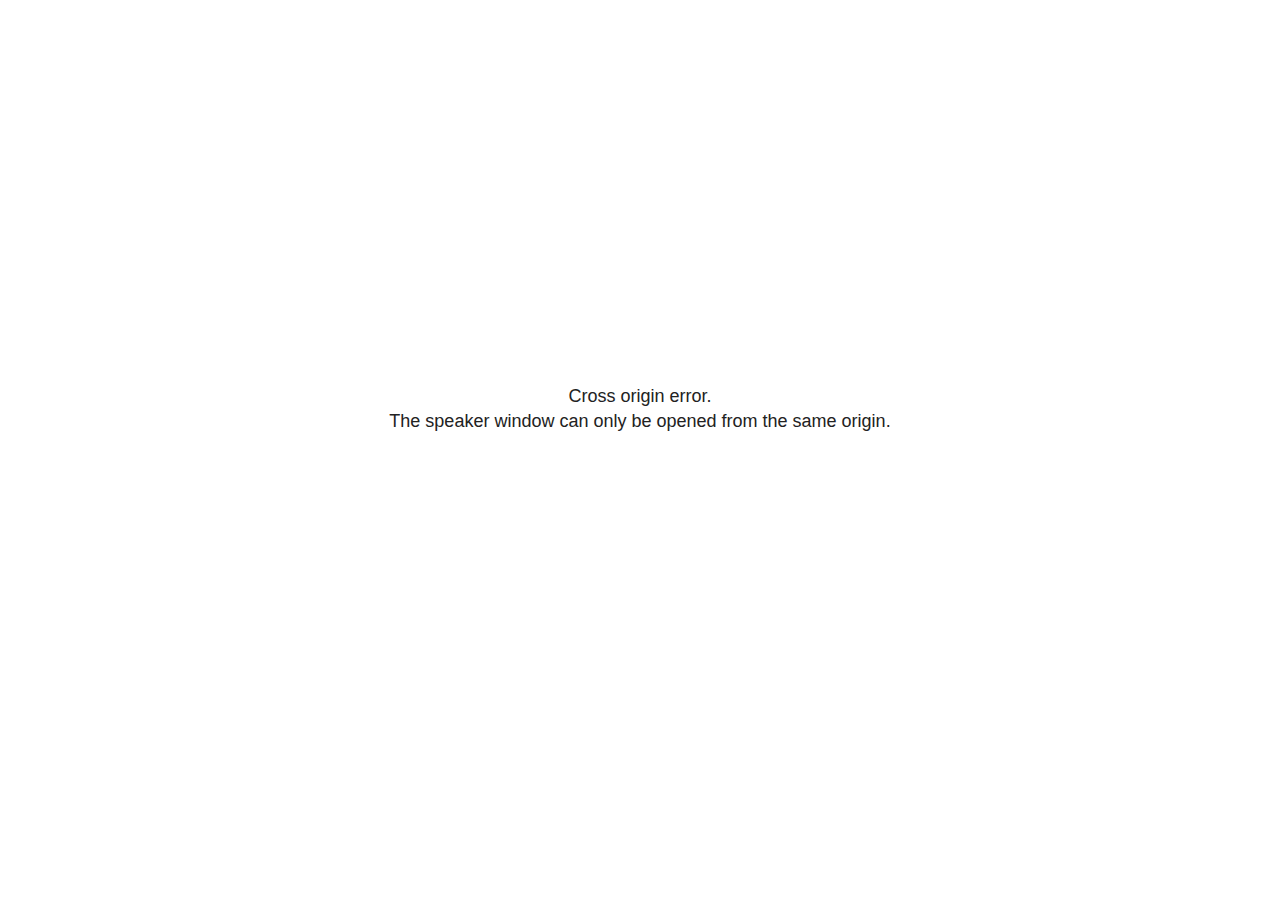
<file: site_libs/revealjs/plugin/notes/speaker-view.html>
<!--
	NOTE: You need to build the notes plugin after making changes to this file.
-->
<html lang="en">
	<head>
		<meta charset="utf-8">

		<title>reveal.js - Speaker View</title>

		<style>
			body {
				font-family: Helvetica;
				font-size: 18px;
			}

			#current-slide,
			#upcoming-slide,
			#speaker-controls {
				padding: 6px;
				box-sizing: border-box;
				-moz-box-sizing: border-box;
			}

			#current-slide iframe,
			#upcoming-slide iframe {
				width: 100%;
				height: 100%;
				border: 1px solid #ddd;
			}

			#current-slide .label,
			#upcoming-slide .label {
				position: absolute;
				top: 10px;
				left: 10px;
				z-index: 2;
			}

			#connection-status {
				position: absolute;
				top: 0;
				left: 0;
				width: 100%;
				height: 100%;
				z-index: 20;
				padding: 30% 20% 20% 20%;
				font-size: 18px;
				color: #222;
				background: #fff;
				text-align: center;
				box-sizing: border-box;
				line-height: 1.4;
			}

			.overlay-element {
				height: 34px;
				line-height: 34px;
				padding: 0 10px;
				text-shadow: none;
				background: rgba( 220, 220, 220, 0.8 );
				color: #222;
				font-size: 14px;
			}

			.overlay-element.interactive:hover {
				background: rgba( 220, 220, 220, 1 );
			}

			#current-slide {
				position: absolute;
				width: 60%;
				height: 100%;
				top: 0;
				left: 0;
				padding-right: 0;
			}

			#upcoming-slide {
				position: absolute;
				width: 40%;
				height: 40%;
				right: 0;
				top: 0;
			}

			/* Speaker controls */
			#speaker-controls {
				position: absolute;
				top: 40%;
				right: 0;
				width: 40%;
				height: 60%;
				overflow: auto;
				font-size: 18px;
			}

				.speaker-controls-time.hidden,
				.speaker-controls-notes.hidden {
					display: none;
				}

				.speaker-controls-time .label,
				.speaker-controls-pace .label,
				.speaker-controls-notes .label {
					text-transform: uppercase;
					font-weight: normal;
					font-size: 0.66em;
					color: #666;
					margin: 0;
				}

				.speaker-controls-time, .speaker-controls-pace {
					border-bottom: 1px solid rgba( 200, 200, 200, 0.5 );
					margin-bottom: 10px;
					padding: 10px 16px;
					padding-bottom: 20px;
					cursor: pointer;
				}

				.speaker-controls-time .reset-button {
					opacity: 0;
					float: right;
					color: #666;
					text-decoration: none;
				}
				.speaker-controls-time:hover .reset-button {
					opacity: 1;
				}

				.speaker-controls-time .timer,
				.speaker-controls-time .clock {
					width: 50%;
				}

				.speaker-controls-time .timer,
				.speaker-controls-time .clock,
				.speaker-controls-time .pacing .hours-value,
				.speaker-controls-time .pacing .minutes-value,
				.speaker-controls-time .pacing .seconds-value {
					font-size: 1.9em;
				}

				.speaker-controls-time .timer {
					float: left;
				}

				.speaker-controls-time .clock {
					float: right;
					text-align: right;
				}

				.speaker-controls-time span.mute {
					opacity: 0.3;
				}

				.speaker-controls-time .pacing-title {
					margin-top: 5px;
				}

				.speaker-controls-time .pacing.ahead {
					color: blue;
				}

				.speaker-controls-time .pacing.on-track {
					color: green;
				}

				.speaker-controls-time .pacing.behind {
					color: red;
				}

				.speaker-controls-notes {
					padding: 10px 16px;
				}

				.speaker-controls-notes .value {
					margin-top: 5px;
					line-height: 1.4;
					font-size: 1.2em;
				}

			/* Layout selector */
			#speaker-layout {
				position: absolute;
				top: 10px;
				right: 10px;
				color: #222;
				z-index: 10;
			}
				#speaker-layout select {
					position: absolute;
					width: 100%;
					height: 100%;
					top: 0;
					left: 0;
					border: 0;
					box-shadow: 0;
					cursor: pointer;
					opacity: 0;

					font-size: 1em;
					background-color: transparent;

					-moz-appearance: none;
					-webkit-appearance: none;
					-webkit-tap-highlight-color: rgba(0, 0, 0, 0);
				}

				#speaker-layout select:focus {
					outline: none;
					box-shadow: none;
				}

			.clear {
				clear: both;
			}

			/* Speaker layout: Wide */
			body[data-speaker-layout="wide"] #current-slide,
			body[data-speaker-layout="wide"] #upcoming-slide {
				width: 50%;
				height: 45%;
				padding: 6px;
			}

			body[data-speaker-layout="wide"] #current-slide {
				top: 0;
				left: 0;
			}

			body[data-speaker-layout="wide"] #upcoming-slide {
				top: 0;
				left: 50%;
			}

			body[data-speaker-layout="wide"] #speaker-controls {
				top: 45%;
				left: 0;
				width: 100%;
				height: 50%;
				font-size: 1.25em;
			}

			/* Speaker layout: Tall */
			body[data-speaker-layout="tall"] #current-slide,
			body[data-speaker-layout="tall"] #upcoming-slide {
				width: 45%;
				height: 50%;
				padding: 6px;
			}

			body[data-speaker-layout="tall"] #current-slide {
				top: 0;
				left: 0;
			}

			body[data-speaker-layout="tall"] #upcoming-slide {
				top: 50%;
				left: 0;
			}

			body[data-speaker-layout="tall"] #speaker-controls {
				padding-top: 40px;
				top: 0;
				left: 45%;
				width: 55%;
				height: 100%;
				font-size: 1.25em;
			}

			/* Speaker layout: Notes only */
			body[data-speaker-layout="notes-only"] #current-slide,
			body[data-speaker-layout="notes-only"] #upcoming-slide {
				display: none;
			}

			body[data-speaker-layout="notes-only"] #speaker-controls {
				padding-top: 40px;
				top: 0;
				left: 0;
				width: 100%;
				height: 100%;
				font-size: 1.25em;
			}

			@media screen and (max-width: 1080px) {
				body[data-speaker-layout="default"] #speaker-controls {
					font-size: 16px;
				}
			}

			@media screen and (max-width: 900px) {
				body[data-speaker-layout="default"] #speaker-controls {
					font-size: 14px;
				}
			}

			@media screen and (max-width: 800px) {
				body[data-speaker-layout="default"] #speaker-controls {
					font-size: 12px;
				}
			}

		</style>
	</head>

	<body>

		<div id="connection-status">Loading speaker view...</div>

		<div id="current-slide"></div>
		<div id="upcoming-slide"><span class="overlay-element label">Upcoming</span></div>
		<div id="speaker-controls">
			<div class="speaker-controls-time">
				<h4 class="label">Time <span class="reset-button">Click to Reset</span></h4>
				<div class="clock">
					<span class="clock-value">0:00 AM</span>
				</div>
				<div class="timer">
					<span class="hours-value">00</span><span class="minutes-value">:00</span><span class="seconds-value">:00</span>
				</div>
				<div class="clear"></div>

				<h4 class="label pacing-title" style="display: none">Pacing – Time to finish current slide</h4>
				<div class="pacing" style="display: none">
					<span class="hours-value">00</span><span class="minutes-value">:00</span><span class="seconds-value">:00</span>
				</div>
			</div>

			<div class="speaker-controls-notes hidden">
				<h4 class="label">Notes</h4>
				<div class="value"></div>
			</div>
		</div>
		<div id="speaker-layout" class="overlay-element interactive">
			<span class="speaker-layout-label"></span>
			<select class="speaker-layout-dropdown"></select>
		</div>

		<script>

			(function() {

				var notes,
					notesValue,
					currentState,
					currentSlide,
					upcomingSlide,
					layoutLabel,
					layoutDropdown,
					pendingCalls = {},
					lastRevealApiCallId = 0,
					connected = false

				var connectionStatus = document.querySelector( '#connection-status' );

				var SPEAKER_LAYOUTS = {
					'default': 'Default',
					'wide': 'Wide',
					'tall': 'Tall',
					'notes-only': 'Notes only'
				};

				setupLayout();

				let openerOrigin;

				try {
					openerOrigin = window.opener.location.origin;
				}
				catch ( error ) { console.warn( error ) }

				// In order to prevent XSS, the speaker view will only run if its
				// opener has the same origin as itself
				if( window.location.origin !== openerOrigin ) {
					connectionStatus.innerHTML = 'Cross origin error.<br>The speaker window can only be opened from the same origin.';
					return;
				}

				var connectionTimeout = setTimeout( function() {
					connectionStatus.innerHTML = 'Error connecting to main window.<br>Please try closing and reopening the speaker view.';
				}, 5000 );

				window.addEventListener( 'message', function( event ) {

					// Validate the origin of all messages to avoid parsing messages
					// that aren't meant for us. Ignore when running off file:// so
					// that the speaker view continues to work without a web server.
					if( window.location.origin !== event.origin && window.location.origin !== 'file://' ) {
						return
					}

					clearTimeout( connectionTimeout );
					connectionStatus.style.display = 'none';

					var data = JSON.parse( event.data );

					// The overview mode is only useful to the reveal.js instance
					// where navigation occurs so we don't sync it
					if( data.state ) delete data.state.overview;

					// Messages sent by the notes plugin inside of the main window
					if( data && data.namespace === 'reveal-notes' ) {
						if( data.type === 'connect' ) {
							handleConnectMessage( data );
						}
						else if( data.type === 'state' ) {
							handleStateMessage( data );
						}
						else if( data.type === 'return' ) {
							pendingCalls[data.callId](data.result);
							delete pendingCalls[data.callId];
						}
					}
					// Messages sent by the reveal.js inside of the current slide preview
					else if( data && data.namespace === 'reveal' ) {
						if( /ready/.test( data.eventName ) ) {
							// Send a message back to notify that the handshake is complete
							window.opener.postMessage( JSON.stringify({ namespace: 'reveal-notes', type: 'connected'} ), '*' );
						}
						else if( /slidechanged|fragmentshown|fragmenthidden|paused|resumed/.test( data.eventName ) && currentState !== JSON.stringify( data.state ) ) {

							dispatchStateToMainWindow( data.state );

						}
					}

				} );

				/**
				 * Updates the presentation in the main window to match the state
				 * of the presentation in the notes window.
				 */
				const dispatchStateToMainWindow = debounce(( state ) => {
					window.opener.postMessage( JSON.stringify({ method: 'setState', args: [ state ]} ), '*' );
				}, 500);

				/**
				 * Asynchronously calls the Reveal.js API of the main frame.
				 */
				function callRevealApi( methodName, methodArguments, callback ) {

					var callId = ++lastRevealApiCallId;
					pendingCalls[callId] = callback;
					window.opener.postMessage( JSON.stringify( {
						namespace: 'reveal-notes',
						type: 'call',
						callId: callId,
						methodName: methodName,
						arguments: methodArguments
					} ), '*' );

				}

				/**
				 * Called when the main window is trying to establish a
				 * connection.
				 */
				function handleConnectMessage( data ) {

					if( connected === false ) {
						connected = true;

						setupIframes( data );
						setupKeyboard();
						setupNotes();
						setupTimer();
						setupHeartbeat();
					}

				}

				/**
				 * Called when the main window sends an updated state.
				 */
				function handleStateMessage( data ) {

					// Store the most recently set state to avoid circular loops
					// applying the same state
					currentState = JSON.stringify( data.state );

					// No need for updating the notes in case of fragment changes
					if ( data.notes ) {
						notes.classList.remove( 'hidden' );
						notesValue.style.whiteSpace = data.whitespace;
						if( data.markdown ) {
							notesValue.innerHTML = marked( data.notes );
						}
						else {
							notesValue.innerHTML = data.notes;
						}
					}
					else {
						notes.classList.add( 'hidden' );
					}

					// Update the note slides
					currentSlide.contentWindow.postMessage( JSON.stringify({ method: 'setState', args: [ data.state ] }), '*' );
					upcomingSlide.contentWindow.postMessage( JSON.stringify({ method: 'setState', args: [ data.state ] }), '*' );
					upcomingSlide.contentWindow.postMessage( JSON.stringify({ method: 'next' }), '*' );

				}

				// Limit to max one state update per X ms
				handleStateMessage = debounce( handleStateMessage, 200 );

				/**
				 * Forward keyboard events to the current slide window.
				 * This enables keyboard events to work even if focus
				 * isn't set on the current slide iframe.
				 *
				 * Block F5 default handling, it reloads and disconnects
				 * the speaker notes window.
				 */
				function setupKeyboard() {

					document.addEventListener( 'keydown', function( event ) {
						if( event.keyCode === 116 || ( event.metaKey && event.keyCode === 82 ) ) {
							event.preventDefault();
							return false;
						}
						currentSlide.contentWindow.postMessage( JSON.stringify({ method: 'triggerKey', args: [ event.keyCode ] }), '*' );
					} );

				}

				/**
				 * Creates the preview iframes.
				 */
				function setupIframes( data ) {

					var params = [
						'receiver',
						'progress=false',
						'history=false',
						'transition=none',
						'autoSlide=0',
						'backgroundTransition=none'
					].join( '&' );

					var urlSeparator = /\?/.test(data.url) ? '&' : '?';
					var hash = '#/' + data.state.indexh + '/' + data.state.indexv;
					var currentURL = data.url + urlSeparator + params + '&scrollActivationWidth=false&postMessageEvents=true' + hash;
					var upcomingURL = data.url + urlSeparator + params + '&scrollActivationWidth=false&controls=false' + hash;

					currentSlide = document.createElement( 'iframe' );
					currentSlide.setAttribute( 'width', 1280 );
					currentSlide.setAttribute( 'height', 1024 );
					currentSlide.setAttribute( 'src', currentURL );
					document.querySelector( '#current-slide' ).appendChild( currentSlide );

					upcomingSlide = document.createElement( 'iframe' );
					upcomingSlide.setAttribute( 'width', 640 );
					upcomingSlide.setAttribute( 'height', 512 );
					upcomingSlide.setAttribute( 'src', upcomingURL );
					document.querySelector( '#upcoming-slide' ).appendChild( upcomingSlide );

				}

				/**
				 * Setup the notes UI.
				 */
				function setupNotes() {

					notes = document.querySelector( '.speaker-controls-notes' );
					notesValue = document.querySelector( '.speaker-controls-notes .value' );

				}

				/**
				 * We send out a heartbeat at all times to ensure we can
				 * reconnect with the main presentation window after reloads.
				 */
				function setupHeartbeat() {

					setInterval( () => {
						window.opener.postMessage( JSON.stringify({ namespace: 'reveal-notes', type: 'heartbeat'} ), '*' );
					}, 1000 );

				}

				function getTimings( callback ) {

					callRevealApi( 'getSlidesAttributes', [], function ( slideAttributes ) {
						callRevealApi( 'getConfig', [], function ( config ) {
							var totalTime = config.totalTime;
							var minTimePerSlide = config.minimumTimePerSlide || 0;
							var defaultTiming = config.defaultTiming;
							if ((defaultTiming == null) && (totalTime == null)) {
								callback(null);
								return;
							}
							// Setting totalTime overrides defaultTiming
							if (totalTime) {
								defaultTiming = 0;
							}
							var timings = [];
							for ( var i in slideAttributes ) {
								var slide = slideAttributes[ i ];
								var timing = defaultTiming;
								if( slide.hasOwnProperty( 'data-timing' )) {
									var t = slide[ 'data-timing' ];
									timing = parseInt(t);
									if( isNaN(timing) ) {
										console.warn("Could not parse timing '" + t + "' of slide " + i + "; using default of " + defaultTiming);
										timing = defaultTiming;
									}
								}
								timings.push(timing);
							}
							if ( totalTime ) {
								// After we've allocated time to individual slides, we summarize it and
								// subtract it from the total time
								var remainingTime = totalTime - timings.reduce( function(a, b) { return a + b; }, 0 );
								// The remaining time is divided by the number of slides that have 0 seconds
								// allocated at the moment, giving the average time-per-slide on the remaining slides
								var remainingSlides = (timings.filter( function(x) { return x == 0 }) ).length
								var timePerSlide = Math.round( remainingTime / remainingSlides, 0 )
								// And now we replace every zero-value timing with that average
								timings = timings.map( function(x) { return (x==0 ? timePerSlide : x) } );
							}
							var slidesUnderMinimum = timings.filter( function(x) { return (x < minTimePerSlide) } ).length
							if ( slidesUnderMinimum ) {
								message = "The pacing time for " + slidesUnderMinimum + " slide(s) is under the configured minimum of " + minTimePerSlide + " seconds. Check the data-timing attribute on individual slides, or consider increasing the totalTime or minimumTimePerSlide configuration options (or removing some slides).";
								alert(message);
							}
							callback( timings );
						} );
					} );

				}

				/**
				 * Return the number of seconds allocated for presenting
				 * all slides up to and including this one.
				 */
				function getTimeAllocated( timings, callback ) {

					callRevealApi( 'getSlidePastCount', [], function ( currentSlide ) {
						var allocated = 0;
						for (var i in timings.slice(0, currentSlide + 1)) {
							allocated += timings[i];
						}
						callback( allocated );
					} );

				}

				/**
				 * Create the timer and clock and start updating them
				 * at an interval.
				 */
				function setupTimer() {

					var start = new Date(),
					timeEl = document.querySelector( '.speaker-controls-time' ),
					clockEl = timeEl.querySelector( '.clock-value' ),
					hoursEl = timeEl.querySelector( '.hours-value' ),
					minutesEl = timeEl.querySelector( '.minutes-value' ),
					secondsEl = timeEl.querySelector( '.seconds-value' ),
					pacingTitleEl = timeEl.querySelector( '.pacing-title' ),
					pacingEl = timeEl.querySelector( '.pacing' ),
					pacingHoursEl = pacingEl.querySelector( '.hours-value' ),
					pacingMinutesEl = pacingEl.querySelector( '.minutes-value' ),
					pacingSecondsEl = pacingEl.querySelector( '.seconds-value' );

					var timings = null;
					getTimings( function ( _timings ) {

						timings = _timings;
						if (_timings !== null) {
							pacingTitleEl.style.removeProperty('display');
							pacingEl.style.removeProperty('display');
						}

						// Update once directly
						_updateTimer();

						// Then update every second
						setInterval( _updateTimer, 1000 );

					} );


					function _resetTimer() {

						if (timings == null) {
							start = new Date();
							_updateTimer();
						}
						else {
							// Reset timer to beginning of current slide
							getTimeAllocated( timings, function ( slideEndTimingSeconds ) {
								var slideEndTiming = slideEndTimingSeconds * 1000;
								callRevealApi( 'getSlidePastCount', [], function ( currentSlide ) {
									var currentSlideTiming = timings[currentSlide] * 1000;
									var previousSlidesTiming = slideEndTiming - currentSlideTiming;
									var now = new Date();
									start = new Date(now.getTime() - previousSlidesTiming);
									_updateTimer();
								} );
							} );
						}

					}

					timeEl.addEventListener( 'click', function() {
						_resetTimer();
						return false;
					} );

					function _displayTime( hrEl, minEl, secEl, time) {

						var sign = Math.sign(time) == -1 ? "-" : "";
						time = Math.abs(Math.round(time / 1000));
						var seconds = time % 60;
						var minutes = Math.floor( time / 60 ) % 60 ;
						var hours = Math.floor( time / ( 60 * 60 )) ;
						hrEl.innerHTML = sign + zeroPadInteger( hours );
						if (hours == 0) {
							hrEl.classList.add( 'mute' );
						}
						else {
							hrEl.classList.remove( 'mute' );
						}
						minEl.innerHTML = ':' + zeroPadInteger( minutes );
						if (hours == 0 && minutes == 0) {
							minEl.classList.add( 'mute' );
						}
						else {
							minEl.classList.remove( 'mute' );
						}
						secEl.innerHTML = ':' + zeroPadInteger( seconds );
					}

					function _updateTimer() {

						var diff, hours, minutes, seconds,
						now = new Date();

						diff = now.getTime() - start.getTime();

						clockEl.innerHTML = now.toLocaleTimeString( 'en-US', { hour12: true, hour: '2-digit', minute:'2-digit' } );
						_displayTime( hoursEl, minutesEl, secondsEl, diff );
						if (timings !== null) {
							_updatePacing(diff);
						}

					}

					function _updatePacing(diff) {

						getTimeAllocated( timings, function ( slideEndTimingSeconds ) {
							var slideEndTiming = slideEndTimingSeconds * 1000;

							callRevealApi( 'getSlidePastCount', [], function ( currentSlide ) {
								var currentSlideTiming = timings[currentSlide] * 1000;
								var timeLeftCurrentSlide = slideEndTiming - diff;
								if (timeLeftCurrentSlide < 0) {
									pacingEl.className = 'pacing behind';
								}
								else if (timeLeftCurrentSlide < currentSlideTiming) {
									pacingEl.className = 'pacing on-track';
								}
								else {
									pacingEl.className = 'pacing ahead';
								}
								_displayTime( pacingHoursEl, pacingMinutesEl, pacingSecondsEl, timeLeftCurrentSlide );
							} );
						} );
					}

				}

				/**
				 * Sets up the speaker view layout and layout selector.
				 */
				function setupLayout() {

					layoutDropdown = document.querySelector( '.speaker-layout-dropdown' );
					layoutLabel = document.querySelector( '.speaker-layout-label' );

					// Render the list of available layouts
					for( var id in SPEAKER_LAYOUTS ) {
						var option = document.createElement( 'option' );
						option.setAttribute( 'value', id );
						option.textContent = SPEAKER_LAYOUTS[ id ];
						layoutDropdown.appendChild( option );
					}

					// Monitor the dropdown for changes
					layoutDropdown.addEventListener( 'change', function( event ) {

						setLayout( layoutDropdown.value );

					}, false );

					// Restore any currently persisted layout
					setLayout( getLayout() );

				}

				/**
				 * Sets a new speaker view layout. The layout is persisted
				 * in local storage.
				 */
				function setLayout( value ) {

					var title = SPEAKER_LAYOUTS[ value ];

					layoutLabel.innerHTML = 'Layout' + ( title ? ( ': ' + title ) : '' );
					layoutDropdown.value = value;

					document.body.setAttribute( 'data-speaker-layout', value );

					// Persist locally
					if( supportsLocalStorage() ) {
						window.localStorage.setItem( 'reveal-speaker-layout', value );
					}

				}

				/**
				 * Returns the ID of the most recently set speaker layout
				 * or our default layout if none has been set.
				 */
				function getLayout() {

					if( supportsLocalStorage() ) {
						var layout = window.localStorage.getItem( 'reveal-speaker-layout' );
						if( layout ) {
							return layout;
						}
					}

					// Default to the first record in the layouts hash
					for( var id in SPEAKER_LAYOUTS ) {
						return id;
					}

				}

				function supportsLocalStorage() {

					try {
						localStorage.setItem('test', 'test');
						localStorage.removeItem('test');
						return true;
					}
					catch( e ) {
						return false;
					}

				}

				function zeroPadInteger( num ) {

					var str = '00' + parseInt( num );
					return str.substring( str.length - 2 );

				}

				/**
				 * Limits the frequency at which a function can be called.
				 */
				function debounce( fn, ms ) {

					var lastTime = 0,
						timeout;

					return function() {

						var args = arguments;
						var context = this;

						clearTimeout( timeout );

						var timeSinceLastCall = Date.now() - lastTime;
						if( timeSinceLastCall > ms ) {
							fn.apply( context, args );
							lastTime = Date.now();
						}
						else {
							timeout = setTimeout( function() {
								fn.apply( context, args );
								lastTime = Date.now();
							}, ms - timeSinceLastCall );
						}

					}

				}

			})();

		</script>
	</body>
</html>
</file>
<file: site_libs/quarto-html/tippy.css>
.tippy-box[data-animation=fade][data-state=hidden]{opacity:0}[data-tippy-root]{max-width:calc(100vw - 10px)}.tippy-box{position:relative;background-color:#333;color:#fff;border-radius:4px;font-size:14px;line-height:1.4;white-space:normal;outline:0;transition-property:transform,visibility,opacity}.tippy-box[data-placement^=top]>.tippy-arrow{bottom:0}.tippy-box[data-placement^=top]>.tippy-arrow:before{bottom:-7px;left:0;border-width:8px 8px 0;border-top-color:initial;transform-origin:center top}.tippy-box[data-placement^=bottom]>.tippy-arrow{top:0}.tippy-box[data-placement^=bottom]>.tippy-arrow:before{top:-7px;left:0;border-width:0 8px 8px;border-bottom-color:initial;transform-origin:center bottom}.tippy-box[data-placement^=left]>.tippy-arrow{right:0}.tippy-box[data-placement^=left]>.tippy-arrow:before{border-width:8px 0 8px 8px;border-left-color:initial;right:-7px;transform-origin:center left}.tippy-box[data-placement^=right]>.tippy-arrow{left:0}.tippy-box[data-placement^=right]>.tippy-arrow:before{left:-7px;border-width:8px 8px 8px 0;border-right-color:initial;transform-origin:center right}.tippy-box[data-inertia][data-state=visible]{transition-timing-function:cubic-bezier(.54,1.5,.38,1.11)}.tippy-arrow{width:16px;height:16px;color:#333}.tippy-arrow:before{content:"";position:absolute;border-color:transparent;border-style:solid}.tippy-content{position:relative;padding:5px 9px;z-index:1}
</file>
<file: site_libs/quarto-html/quarto-syntax-highlighting-2f5df379a58b258e96c21c0638c20c03.css>
/* quarto syntax highlight colors */
:root {
  --quarto-hl-ot-color: #003B4F;
  --quarto-hl-at-color: #657422;
  --quarto-hl-ss-color: #20794D;
  --quarto-hl-an-color: #5E5E5E;
  --quarto-hl-fu-color: #4758AB;
  --quarto-hl-st-color: #20794D;
  --quarto-hl-cf-color: #003B4F;
  --quarto-hl-op-color: #5E5E5E;
  --quarto-hl-er-color: #AD0000;
  --quarto-hl-bn-color: #AD0000;
  --quarto-hl-al-color: #AD0000;
  --quarto-hl-va-color: #111111;
  --quarto-hl-bu-color: inherit;
  --quarto-hl-ex-color: inherit;
  --quarto-hl-pp-color: #AD0000;
  --quarto-hl-in-color: #5E5E5E;
  --quarto-hl-vs-color: #20794D;
  --quarto-hl-wa-color: #5E5E5E;
  --quarto-hl-do-color: #5E5E5E;
  --quarto-hl-im-color: #00769E;
  --quarto-hl-ch-color: #20794D;
  --quarto-hl-dt-color: #AD0000;
  --quarto-hl-fl-color: #AD0000;
  --quarto-hl-co-color: #5E5E5E;
  --quarto-hl-cv-color: #5E5E5E;
  --quarto-hl-cn-color: #8f5902;
  --quarto-hl-sc-color: #5E5E5E;
  --quarto-hl-dv-color: #AD0000;
  --quarto-hl-kw-color: #003B4F;
}

/* other quarto variables */
:root {
  --quarto-font-monospace: SFMono-Regular, Menlo, Monaco, Consolas, "Liberation Mono", "Courier New", monospace;
}

pre > code.sourceCode > span {
  color: #003B4F;
}

code span {
  color: #003B4F;
}

code.sourceCode > span {
  color: #003B4F;
}

div.sourceCode,
div.sourceCode pre.sourceCode {
  color: #003B4F;
}

code span.ot {
  color: #003B4F;
  font-style: inherit;
}

code span.at {
  color: #657422;
  font-style: inherit;
}

code span.ss {
  color: #20794D;
  font-style: inherit;
}

code span.an {
  color: #5E5E5E;
  font-style: inherit;
}

code span.fu {
  color: #4758AB;
  font-style: inherit;
}

code span.st {
  color: #20794D;
  font-style: inherit;
}

code span.cf {
  color: #003B4F;
  font-weight: bold;
  font-style: inherit;
}

code span.op {
  color: #5E5E5E;
  font-style: inherit;
}

code span.er {
  color: #AD0000;
  font-style: inherit;
}

code span.bn {
  color: #AD0000;
  font-style: inherit;
}

code span.al {
  color: #AD0000;
  font-style: inherit;
}

code span.va {
  color: #111111;
  font-style: inherit;
}

code span.bu {
  font-style: inherit;
}

code span.ex {
  font-style: inherit;
}

code span.pp {
  color: #AD0000;
  font-style: inherit;
}

code span.in {
  color: #5E5E5E;
  font-style: inherit;
}

code span.vs {
  color: #20794D;
  font-style: inherit;
}

code span.wa {
  color: #5E5E5E;
  font-style: italic;
}

code span.do {
  color: #5E5E5E;
  font-style: italic;
}

code span.im {
  color: #00769E;
  font-style: inherit;
}

code span.ch {
  color: #20794D;
  font-style: inherit;
}

code span.dt {
  color: #AD0000;
  font-style: inherit;
}

code span.fl {
  color: #AD0000;
  font-style: inherit;
}

code span.co {
  color: #5E5E5E;
  font-style: inherit;
}

code span.cv {
  color: #5E5E5E;
  font-style: italic;
}

code span.cn {
  color: #8f5902;
  font-style: inherit;
}

code span.sc {
  color: #5E5E5E;
  font-style: inherit;
}

code span.dv {
  color: #AD0000;
  font-style: inherit;
}

code span.kw {
  color: #003B4F;
  font-weight: bold;
  font-style: inherit;
}

.prevent-inlining {
  content: "</";
}

/*# sourceMappingURL=35eb38a806ee71ea6d2563be2308c832.css.map */
</file>
<file: site_libs/quarto-contrib/live-runtime/live-runtime.css>
.quarto-light{--exercise-main-color: var(--bs-body-color, var(--r-main-color, #212529));--exercise-main-bg: var(--bs-body-bg, var(--r-background-color, #ffffff));--exercise-primary-rgb: var(--bs-primary-rgb, 13, 110, 253);--exercise-gray: var(--bs-gray-300, #dee2e6);--exercise-cap-bg: var(--bs-light-bg-subtle, #f8f8f8);--exercise-line-bg: rgba(var(--exercise-primary-rgb), .05);--exercise-line-gutter-bg: rgba(var(--exercise-primary-rgb), .1);--exercise-code-block-color: var(--quarto-scss-export-code-block-color, var(--exercise-main-color));--exercise-code-block-bg: var(--quarto-scss-export-code-block-bg, var(--exercise-main-bg))}.quarto-dark{--exercise-main-color: var(--bs-body-color, var(--r-main-color, #ffffff));--exercise-main-bg: var(--bs-body-bg, var(--r-background-color, #222222));--exercise-primary-rgb: var(--bs-primary-rgb, 55, 90, 127);--exercise-gray: var(--bs-gray-700, #434343);--exercise-cap-bg: var(--bs-card-cap-bg, #505050);--exercise-line-bg: rgba(var(--exercise-primary-rgb), .2);--exercise-line-gutter-bg: rgba(var(--exercise-primary-rgb), .4);--exercise-code-block-color: var(--quarto-scss-export-code-block-color, var(--exercise-main-color));--exercise-code-block-bg: var(--quarto-scss-export-code-block-bg, var(--exercise-main-bg))}.webr-ojs-exercise.exercise-solution,.webr-ojs-exercise.exercise-hint{border:var(--exercise-gray) 1px solid;border-radius:5px;padding:1rem}.exercise-hint .exercise-hint,.exercise-solution .exercise-solution{border:none;padding:0}.webr-ojs-exercise.exercise-solution>.callout,.webr-ojs-exercise.exercise-hint>.callout{margin:-1rem;border:0}#exercise-loading-indicator{position:fixed;bottom:0;right:0;font-size:1.2rem;padding:.2rem .75rem;border:1px solid var(--exercise-gray);background-color:var(--exercise-cap-bg);border-top-left-radius:5px}#exercise-loading-indicator>.spinner-grow{min-width:1rem}.exercise-loading-details+.exercise-loading-details:before{content:"/ "}@media only screen and (max-width: 576px){#exercise-loading-indicator{font-size:.8rem;padding:.1rem .5rem}#exercise-loading-indicator>.spinner-grow{min-width:.66rem}#exercise-loading-indicator .gap-2{gap:.2rem!important}#exercise-loading-indicator .spinner-grow{--bs-spinner-width: .66rem;--bs-spinner-height: .66rem}}.btn.btn-exercise-editor:disabled,.btn.btn-exercise-editor.disabled,.btn-exercise-editor fieldset:disabled .btn{transition:opacity .5s}.card.exercise-editor .card-header a.btn{--bs-btn-padding-x: .5rem;--bs-btn-padding-y: .15rem;--bs-btn-font-size: .75rem}.quarto-dark .card.exercise-editor .card-header .btn.btn-outline-dark{--bs-btn-color: #f8f8f8;--bs-btn-border-color: #f8f8f8;--bs-btn-hover-color: #000;--bs-btn-hover-bg: #f8f8f8;--bs-btn-hover-border-color: #f8f8f8;--bs-btn-focus-shadow-rgb: 248, 248, 248;--bs-btn-active-color: #000;--bs-btn-active-bg: #f8f8f8;--bs-btn-active-border-color: #f8f8f8;--bs-btn-active-shadow: inset 0 3px 5px rgba(0, 0, 0, .125);--bs-btn-disabled-color: #f8f8f8;--bs-btn-disabled-bg: transparent;--bs-btn-disabled-border-color: #f8f8f8;--bs-btn-bg: transparent;--bs-gradient: none}.card.exercise-editor{--exercise-min-lines: 0;--exercise-max-lines: infinity;--exercise-font-size: var(--bs-body-font-size, 1rem)}.card.exercise-editor .card-header{padding:.5rem 1rem;background-color:var(--exercise-cap-bg);border-bottom:1px solid rgba(0,0,0,.175)}.card.exercise-editor .cm-editor{color:var(--exercise-code-block-color);background-color:var(--exercise-code-block-bg);max-height:calc(var(--exercise-max-lines) * 1.4 * var(--exercise-font-size) + 8px)}.card.exercise-editor .cm-content{caret-color:var(--exercise-code-block-color)}.card.exercise-editor .cm-cursor,.card.exercise-editor .cm-dropCursor{border-left-color:var(--exercise-code-block-color)}.card.exercise-editor .cm-focused .cm-selectionBackgroundm .cm-selectionBackground,.card.exercise-editor .cm-content ::selection{background-color:rgba(var(--exercise-primary-rgb),.1)}.card.exercise-editor .cm-activeLine{background-color:var(--exercise-line-bg)}.card.exercise-editor .cm-activeLineGutter{background-color:var(--exercise-line-gutter-bg)}.card.exercise-editor .cm-gutters{background-color:var(--exercise-cap-bg);color:var(--exercise-main-color);border-right:1px solid var(--exercise-gray)}.card.exercise-editor .cm-content,.card.exercise-editor .cm-gutter{min-height:calc(var(--exercise-min-lines) * 1.4 * var(--exercise-font-size) + 8px)}.card.exercise-editor .cm-scroller{line-height:1.4;overflow:auto}:root{--exercise-editor-hl-al: var(--quarto-hl-al-color, #AD0000);--exercise-editor-hl-an: var(--quarto-hl-an-color, #5E5E5E);--exercise-editor-hl-at: var(--quarto-hl-at-color, #657422);--exercise-editor-hl-bn: var(--quarto-hl-bn-color, #AD0000);--exercise-editor-hl-ch: var(--quarto-hl-ch-color, #20794D);--exercise-editor-hl-co: var(--quarto-hl-co-color, #5E5E5E);--exercise-editor-hl-cv: var(--quarto-hl-cv-color, #5E5E5E);--exercise-editor-hl-cn: var(--quarto-hl-cn-color, #8f5902);--exercise-editor-hl-cf: var(--quarto-hl-cf-color, #003B4F);--exercise-editor-hl-dt: var(--quarto-hl-dt-color, #AD0000);--exercise-editor-hl-dv: var(--quarto-hl-dv-color, #AD0000);--exercise-editor-hl-do: var(--quarto-hl-do-color, #5E5E5E);--exercise-editor-hl-er: var(--quarto-hl-er-color, #AD0000);--exercise-editor-hl-fl: var(--quarto-hl-fl-color, #AD0000);--exercise-editor-hl-fu: var(--quarto-hl-fu-color, #4758AB);--exercise-editor-hl-im: var(--quarto-hl-im-color, #00769E);--exercise-editor-hl-in: var(--quarto-hl-in-color, #5E5E5E);--exercise-editor-hl-kw: var(--quarto-hl-kw-color, #003B4F);--exercise-editor-hl-op: var(--quarto-hl-op-color, #5E5E5E);--exercise-editor-hl-ot: var(--quarto-hl-ot-color, #003B4F);--exercise-editor-hl-pp: var(--quarto-hl-pp-color, #AD0000);--exercise-editor-hl-sc: var(--quarto-hl-sc-color, #5E5E5E);--exercise-editor-hl-ss: var(--quarto-hl-ss-color, #20794D);--exercise-editor-hl-st: var(--quarto-hl-st-color, #20794D);--exercise-editor-hl-va: var(--quarto-hl-va-color, #111111);--exercise-editor-hl-vs: var(--quarto-hl-vs-color, #20794D);--exercise-editor-hl-wa: var(--quarto-hl-wa-color, #5E5E5E)}*[data-bs-theme=dark]{--exercise-editor-hl-al: var(--quarto-hl-al-color, #f07178);--exercise-editor-hl-an: var(--quarto-hl-an-color, #d4d0ab);--exercise-editor-hl-at: var(--quarto-hl-at-color, #00e0e0);--exercise-editor-hl-bn: var(--quarto-hl-bn-color, #d4d0ab);--exercise-editor-hl-bu: var(--quarto-hl-bu-color, #abe338);--exercise-editor-hl-ch: var(--quarto-hl-ch-color, #abe338);--exercise-editor-hl-co: var(--quarto-hl-co-color, #f8f8f2);--exercise-editor-hl-cv: var(--quarto-hl-cv-color, #ffd700);--exercise-editor-hl-cn: var(--quarto-hl-cn-color, #ffd700);--exercise-editor-hl-cf: var(--quarto-hl-cf-color, #ffa07a);--exercise-editor-hl-dt: var(--quarto-hl-dt-color, #ffa07a);--exercise-editor-hl-dv: var(--quarto-hl-dv-color, #d4d0ab);--exercise-editor-hl-do: var(--quarto-hl-do-color, #f8f8f2);--exercise-editor-hl-er: var(--quarto-hl-er-color, #f07178);--exercise-editor-hl-ex: var(--quarto-hl-ex-color, #00e0e0);--exercise-editor-hl-fl: var(--quarto-hl-fl-color, #d4d0ab);--exercise-editor-hl-fu: var(--quarto-hl-fu-color, #ffa07a);--exercise-editor-hl-im: var(--quarto-hl-im-color, #abe338);--exercise-editor-hl-in: var(--quarto-hl-in-color, #d4d0ab);--exercise-editor-hl-kw: var(--quarto-hl-kw-color, #ffa07a);--exercise-editor-hl-op: var(--quarto-hl-op-color, #ffa07a);--exercise-editor-hl-ot: var(--quarto-hl-ot-color, #00e0e0);--exercise-editor-hl-pp: var(--quarto-hl-pp-color, #dcc6e0);--exercise-editor-hl-re: var(--quarto-hl-re-color, #00e0e0);--exercise-editor-hl-sc: var(--quarto-hl-sc-color, #abe338);--exercise-editor-hl-ss: var(--quarto-hl-ss-color, #abe338);--exercise-editor-hl-st: var(--quarto-hl-st-color, #abe338);--exercise-editor-hl-va: var(--quarto-hl-va-color, #00e0e0);--exercise-editor-hl-vs: var(--quarto-hl-vs-color, #abe338);--exercise-editor-hl-wa: var(--quarto-hl-wa-color, #dcc6e0)}pre>code.sourceCode span.tok-keyword,.exercise-editor-body>.cm-editor span.tok-keyword{color:var(--exercise-editor-hl-kw)}pre>code.sourceCode span.tok-operator,.exercise-editor-body>.cm-editor span.tok-operator{color:var(--exercise-editor-hl-op)}pre>code.sourceCode span.tok-definitionOperator,.exercise-editor-body>.cm-editor span.tok-definitionOperator{color:var(--exercise-editor-hl-ot)}pre>code.sourceCode span.tok-compareOperator,.exercise-editor-body>.cm-editor span.tok-compareOperator{color:var(--exercise-editor-hl-ot)}pre>code.sourceCode span.tok-attributeName,.exercise-editor-body>.cm-editor span.tok-attributeName{color:var(--exercise-editor-hl-at)}pre>code.sourceCode span.tok-controlKeyword,.exercise-editor-body>.cm-editor span.tok-controlKeyword{color:var(--exercise-editor-hl-cf)}pre>code.sourceCode span.tok-comment,.exercise-editor-body>.cm-editor span.tok-comment{color:var(--exercise-editor-hl-co)}pre>code.sourceCode span.tok-string,.exercise-editor-body>.cm-editor span.tok-string{color:var(--exercise-editor-hl-st)}pre>code.sourceCode span.tok-string2,.exercise-editor-body>.cm-editor span.tok-string2{color:var(--exercise-editor-hl-ss)}pre>code.sourceCode span.tok-variableName,.exercise-editor-body>.cm-editor span.tok-variableName{color:var(--exercise-editor-hl-va)}pre>code.sourceCode span.tok-bool,pre>code.sourceCode span.tok-literal,pre>code.sourceCode span.tok-separator,.exercise-editor-body>.cm-editor span.tok-bool,.exercise-editor-body>.cm-editor span.tok-literal,.exercise-editor-body>.cm-editor span.tok-separator{color:var(--exercise-editor-hl-cn)}pre>code.sourceCode span.tok-bool,pre>code.sourceCode span.tok-literal,.exercise-editor-body>.cm-editor span.tok-bool,.exercise-editor-body>.cm-editor span.tok-literal{color:var(--exercise-editor-hl-cn)}pre>code.sourceCode span.tok-number,pre>code.sourceCode span.tok-integer,.exercise-editor-body>.cm-editor span.tok-number,.exercise-editor-body>.cm-editor span.tok-integer{color:var(--exercise-editor-hl-dv)}pre>code.sourceCode span.tok-function-variableName,.exercise-editor-body>.cm-editor span.tok-function-variableName{color:var(--exercise-editor-hl-fu)}pre>code.sourceCode span.tok-function-attributeName,.exercise-editor-body>.cm-editor span.tok-function-attributeName{color:var(--exercise-editor-hl-at)}div.exercise-cell-output.cell-output-stdout pre code,div.exercise-cell-output.cell-output-stderr pre code{white-space:pre-wrap;word-wrap:break-word}div.exercise-cell-output.cell-output-stderr pre code{color:var(--exercise-editor-hl-er, #AD0000)}div.cell-output-pyodide table{border:none;margin:0 auto 1em}div.cell-output-pyodide thead{border-bottom:1px solid var(--exercise-main-color)}div.cell-output-pyodide td,div.cell-output-pyodide th,div.cell-output-pyodide tr{padding:.5em;line-height:normal}div.cell-output-pyodide th{font-weight:700}div.cell-output-display canvas{background-color:#fff}.tab-pane>.exercise-tab-pane-header+div.webr-ojs-exercise{margin-top:1em}.alert .exercise-feedback p:last-child{margin-bottom:0}.alert.exercise-grade{animation-duration:.25s;animation-name:exercise-grade-slidein}@keyframes exercise-grade-slidein{0%{transform:translateY(10px);opacity:0}to{transform:translateY(0);opacity:1}}.alert.exercise-grade p:last-child{margin-bottom:0}.alert.exercise-grade pre{white-space:pre-wrap;color:inherit}.observablehq pre>code.sourceCode{white-space:pre;position:relative}.observablehq div.sourceCode{margin:1em 0!important}.observablehq pre.sourceCode{margin:0!important}@media screen{.observablehq div.sourceCode{overflow:auto}}@media print{.observablehq pre>code.sourceCode{white-space:pre-wrap}.observablehq pre>code.sourceCode>span{text-indent:-5em;padding-left:5em}}.reveal .d-none{display:none!important}.reveal .d-flex{display:flex!important}.reveal .card.exercise-editor .justify-content-between{justify-content:space-between!important}.reveal .card.exercise-editor .align-items-center{align-items:center!important}.reveal .card.exercise-editor .gap-1{gap:.25rem!important}.reveal .card.exercise-editor .gap-2{gap:.5rem!important}.reveal .card.exercise-editor .gap-3{gap:.75rem!important}.reveal .card.exercise-editor{--exercise-font-size: 1.3rem;margin:1rem 0;border:1px solid rgba(0,0,0,.175);border-radius:.375rem;font-size:var(--exercise-font-size);overflow:hidden}.reveal .card.exercise-editor .card-header{padding:.5rem 1rem;background-color:var(--exercise-cap-bg);border-bottom:1px solid rgba(0,0,0,.175)}.reveal .cell-output-webr.cell-output-display,.reveal .cell-output-pyodide.cell-output-display{text-align:center}.quarto-light .reveal .btn.btn-exercise-editor.btn-primary{--exercise-btn-bg: var(--bs-btn-bg, #0d6efd);--exercise-btn-color: var(--bs-btn-color, #ffffff);--exercise-btn-border-color: var(--bs-btn-border-color, #0d6efd);--exercise-btn-hover-border-color: var(--bs-btn-hover-border-color, #0b5ed7);--exercise-btn-hover-bg: var(--bs-btn-hover-bg, #0b5ed7);--exercise-btn-hover-color: var(--bs-btn-hover-color, #ffffff)}.quarto-dark .reveal .btn.btn-exercise-editor.btn-primary{--exercise-btn-bg: var(--bs-btn-bg, #375a7f);--exercise-btn-color: var(--bs-btn-color, #ffffff);--exercise-btn-border-color: var(--bs-btn-border-color, #375a7f);--exercise-btn-hover-border-color: var(--bs-btn-hover-border-color, #2c4866);--exercise-btn-hover-bg: var(--bs-btn-hover-bg, #2c4866);--exercise-btn-hover-color: var(--bs-btn-hover-color, #ffffff)}.quarto-light .reveal .btn.btn-exercise-editor.btn-outline-dark{--exercise-btn-bg: var(--bs-btn-bg, transparent);--exercise-btn-color: var(--bs-btn-color, #333);--exercise-btn-border-color: var(--bs-btn-border-color, #333);--exercise-btn-hover-border-color: var(--bs-btn-hover-border-color, #333);--exercise-btn-hover-bg: var(--bs-btn-hover-bg, #333);--exercise-btn-hover-color: var(--bs-btn-hover-color, #ffffff)}.quarto-dark .reveal .btn.btn-exercise-editor.btn-outline-dark{--exercise-btn-bg: var(--bs-btn-bg, transparent);--exercise-btn-color: var(--bs-btn-color, #f8f8f8);--exercise-btn-border-color: var(--bs-btn-border-color, #f8f8f8);--exercise-btn-hover-border-color: var(--bs-btn-hover-border-color, #f8f8f8);--exercise-btn-hover-bg: var(--bs-btn-hover-bg, #f8f8f8);--exercise-btn-hover-color: var(--bs-btn-hover-color, #000000)}@media only screen and (max-width: 576px){:not(.reveal) .card-header .btn-exercise-editor>.btn-label-exercise-editor{max-width:0px;margin-left:-4px;overflow:hidden;transition:max-width .2s ease-in,margin-left .05s ease-out .2s}:not(.reveal) .card-header .btn-exercise-editor:hover>.btn-label-exercise-editor{position:inherit;max-width:80px;margin-left:0;transition:max-width .2s ease-out .05s,margin-left .05s ease-in}}.reveal .card.exercise-editor .btn-group{border-radius:.375rem;position:relative;display:inline-flex;vertical-align:middle}.reveal .card.exercise-editor .btn-group>.btn{position:relative;flex:1 1 auto}.reveal .card.exercise-editor .btn-group>:not(.btn-check:first-child)+.btn,.reveal .card.exercise-editor .btn-group>.btn-group:not(:first-child){margin-left:-1px}.reveal .card.exercise-editor .btn-group>.btn:not(:last-child):not(.dropdown-toggle),.reveal .card.exercise-editor .btn-group>.btn.dropdown-toggle-split:first-child,.reveal .card.exercise-editor .btn-group>.btn-group:not(:last-child)>.btn{border-top-right-radius:0;border-bottom-right-radius:0}.reveal .card.exercise-editor .btn-group>.btn:nth-child(n+3),.reveal .card.exercise-editor .btn-group>:not(.btn-check)+.btn,.reveal .card.exercise-editor .btn-group>.btn-group:not(:first-child)>.btn{border-top-left-radius:0;border-bottom-left-radius:0}.reveal .btn.btn-exercise-editor{display:inline-block;padding:.25rem .5rem;font-size:1rem;color:var(--exercise-btn-color);background-color:var(--exercise-btn-bg);text-align:center;text-decoration:none;vertical-align:middle;cursor:pointer;user-select:none;border:1px solid var(--exercise-btn-border-color);border-radius:.375rem;transition:color .15s ease-in-out,background-color .15s ease-in-out,border-color .15s ease-in-out,box-shadow .15s ease-in-out}.reveal .btn.btn-exercise-editor:hover{color:var(--exercise-btn-hover-color);background-color:var(--exercise-btn-hover-bg);border-color:var(--exercise-btn-hover-border-color)}.reveal .btn.btn-exercise-editor:disabled,.reveal .btn.btn-exercise-editor.disabled,.reveal .btn-exercise-editor fieldset:disabled .btn{pointer-events:none;opacity:.65}.reveal .card.exercise-editor .spinner-grow{background-color:currentcolor;opacity:0;display:inline-block;width:1.5rem;height:1.5rem;vertical-align:-.125em;border-radius:50%;animation:.75s linear infinite spinner-grow}.reveal .cell-output-container pre code{overflow:auto;max-height:initial}.reveal .alert.exercise-grade{font-size:.55em;position:relative;padding:1rem;margin:1rem 0;border-radius:.25rem;color:var(--exercise-alert-color);background-color:var(--exercise-alert-bg);border:1px solid var(--exercise-alert-border-color)}.reveal .alert.exercise-grade .alert-link{font-weight:700;color:var(--exercise-alert-link-color)}.quarto-light .reveal .exercise-grade.alert-info{--exercise-alert-color: #055160;--exercise-alert-bg: #cff4fc;--exercise-alert-border-color: #9eeaf9;--exercise-alert-link-color: #055160}.quarto-light .reveal .exercise-grade.alert-success{--exercise-alert-color: #0a3622;--exercise-alert-bg: #d1e7dd;--exercise-alert-border-color: #a3cfbb;--exercise-alert-link-color: #0a3622}.quarto-light .reveal .exercise-grade.alert-warning{--exercise-alert-color: #664d03;--exercise-alert-bg: #fff3cd;--exercise-alert-border-color: #ffe69c;--exercise-alert-link-color: #664d03}.quarto-light .reveal .exercise-grade.alert-danger{--exercise-alert-color: #58151c;--exercise-alert-bg: #f8d7da;--exercise-alert-border-color: #f1aeb5;--exercise-alert-link-color: #58151c}.quarto-dark .reveal .exercise-grade.alert-info{--exercise-alert-color: #ffffff;--exercise-alert-bg: #3498db;--exercise-alert-border-color: #3498db;--exercise-alert-link-color: #ffffff}.quarto-dark .reveal .exercise-grade.alert-success{--exercise-alert-color: #ffffff;--exercise-alert-bg: #00bc8c;--exercise-alert-border-color: #00bc8c;--exercise-alert-link-color: #ffffff}.quarto-dark .reveal .exercise-grade.alert-warning{--exercise-alert-color: #ffffff;--exercise-alert-bg: #f39c12;--exercise-alert-border-color: #f39c12;--exercise-alert-link-color: #ffffff}.quarto-dark .reveal .exercise-grade.alert-danger{--exercise-alert-color: #ffffff;--exercise-alert-bg: #e74c3c;--exercise-alert-border-color: #e74c3c;--exercise-alert-link-color: #ffffff}
</file>
<file: site_libs/quarto-ojs/quarto-ojs.css>
span.ojs-inline span div {
  display: inline-block;
}

/* add some breathing room between display outputs and text especially */
div.cell + section,
div.cell + h1,
div.cell + h2,
div.cell + h3,
div.cell + h4,
div.cell + h5,
div.cell + h6,
div.cell + p {
  margin-top: 1rem;
}

div[nodetype="declaration"]:not([data-output="all"])
  div.observablehq:not(observablehq--error) {
  display: none;
}

/* mimic bootstrap behavior which is always correct in observablehq outputs */
.observablehq a:not([href]):not([class]),
.observablehq a:not([href]):not([class]):hover {
  color: inherit;
  text-decoration: none;
}

.observablehq .observablehq--inspect {
  --code-fallback: Consolas, monaco, monospace;
  font-family: var(--bs-font-monospace, var(--code-fallback));
  font-size: 0.8em;
}

.observablehq--field {
  margin-left: 1rem;
}

.observablehq--caret {
  margin-right: 2px;
  vertical-align: baseline;
}

.observablehq--collapsed,
.observablehq--expanded.observablehq--inspect a {
  cursor: pointer;
}

/* classes directly from observable's runtime */
.observablehq--key,
.observablehq--index {
  color: var(--quarto-hl-dt-color);
}

.observablehq--string {
  color: var(--quarto-hl-st-color);
}

.observablehq--bigint,
.observablehq--date,
.observablehq--number,
.observablehq--regexp,
.observablehq--symbol {
  color: var(--quarto-hl-dv-color);
}

.observablehq--null,
.observablehq--boolean,
.observablehq--undefined,
.observablehq--keyword {
  color: var(--quarto-hl-kw-color);
}

/* In addition, their import statements specifically come highlighted by hljs.
   (probably some legacy feature of theirs?) We handle those here as well. 

   Just to be on the safe side, we select on observable's 'md-pre'
   class as well, in case someone else uses hljs and wishes to put
   their own highlighting.

   TODO Note that to make our highlighting consistent, we're
   overriding the "im" class to present like a keyword. I should make
   sure this looks right everywhere, but I don't know how to test it
   comprehensively.
*/

code.javascript span.im {
  color: var(--quarto-hl-kw-color);
}

pre.observablehq--md-pre span.hljs-keyword {
  color: var(--quarto-hl-kw-color);
}

pre.observablehq--md-pre span.hljs-string {
  color: var(--quarto-hl-st-color);
}

pre.observablehq--md-pre .span.hljs-date,
pre.observablehq--md-pre .span.hljs-number,
pre.observablehq--md-pre .span.hljs-regexp,
pre.observablehq--md-pre .span.hljs-symbol {
  color: var(--quarto-hl-dv-color);
}

/* Other general niceties, but it's possible that we should do this on a page-by-page basis */

input {
  vertical-align: middle;
}

input[type="radio"],
input[type="checkbox"] {
  margin: 0px 0px 3px 0px;
}

.observable-in-a-box-waiting-for-module-import {
  visibility: hidden;
}

/* play nicely w/ sidebar layout */
.panel-sidebar .observablehq > form[class^="oi-"] {
  flex-wrap: wrap !important;
}

/* likely that this only makes sense with bootstrap. TODO check with charles */
.observablehq table {
  font-size: 0.9em !important;
}

.quarto-ojs-hide {
  display: none;
}

.quarto-ojs-error-pinpoint {
  border-bottom: 2px dotted #e51400;
  font-weight: 700;
  cursor: pointer;
}

code span.quarto-ojs-error-pinpoint {
  color: inherit;
}

.observablehq--error .observablehq--inspect {
  font-size: 0.875em !important;
}

.observablehq--error .callout {
  margin-bottom: 0;
  margin-top: 0;
}

/* this counteracts the negative margin which observablehq uses in their tables at runtime */
.quarto-ojs-table-fixup {
  padding-left: 14px;
}

div.observablehq input[type="date"] {
  border-style: solid;
  padding: 0.8em 0.5em 0.8em 0.5em;
  border-color: rgba(220, 220, 220, 0.3);
}
</file>
<file: style.css>
/* Style code output blocks */
.cell-output pre {
  background-color: #f8f9fa;
  border: 1px solid #dee2e6;
  border-radius: 0.375rem;
  padding: 1rem;
  margin: 0.5rem 0;
  font-family: 'Courier New', monospace;
  color: #495057;
}

/* Style messages and warnings */
.cell-output-stdout pre,
.cell-output-stderr pre {
  background-color: #f1f3f4;
  border-left: 4px solid #007bff;
  padding-left: 1rem;
}

/* Style error messages */
.cell-output-error pre {
  background-color: #fdf2f2;
  border-left: 4px solid #dc3545;
  color: #dc3545;
}
</file>
